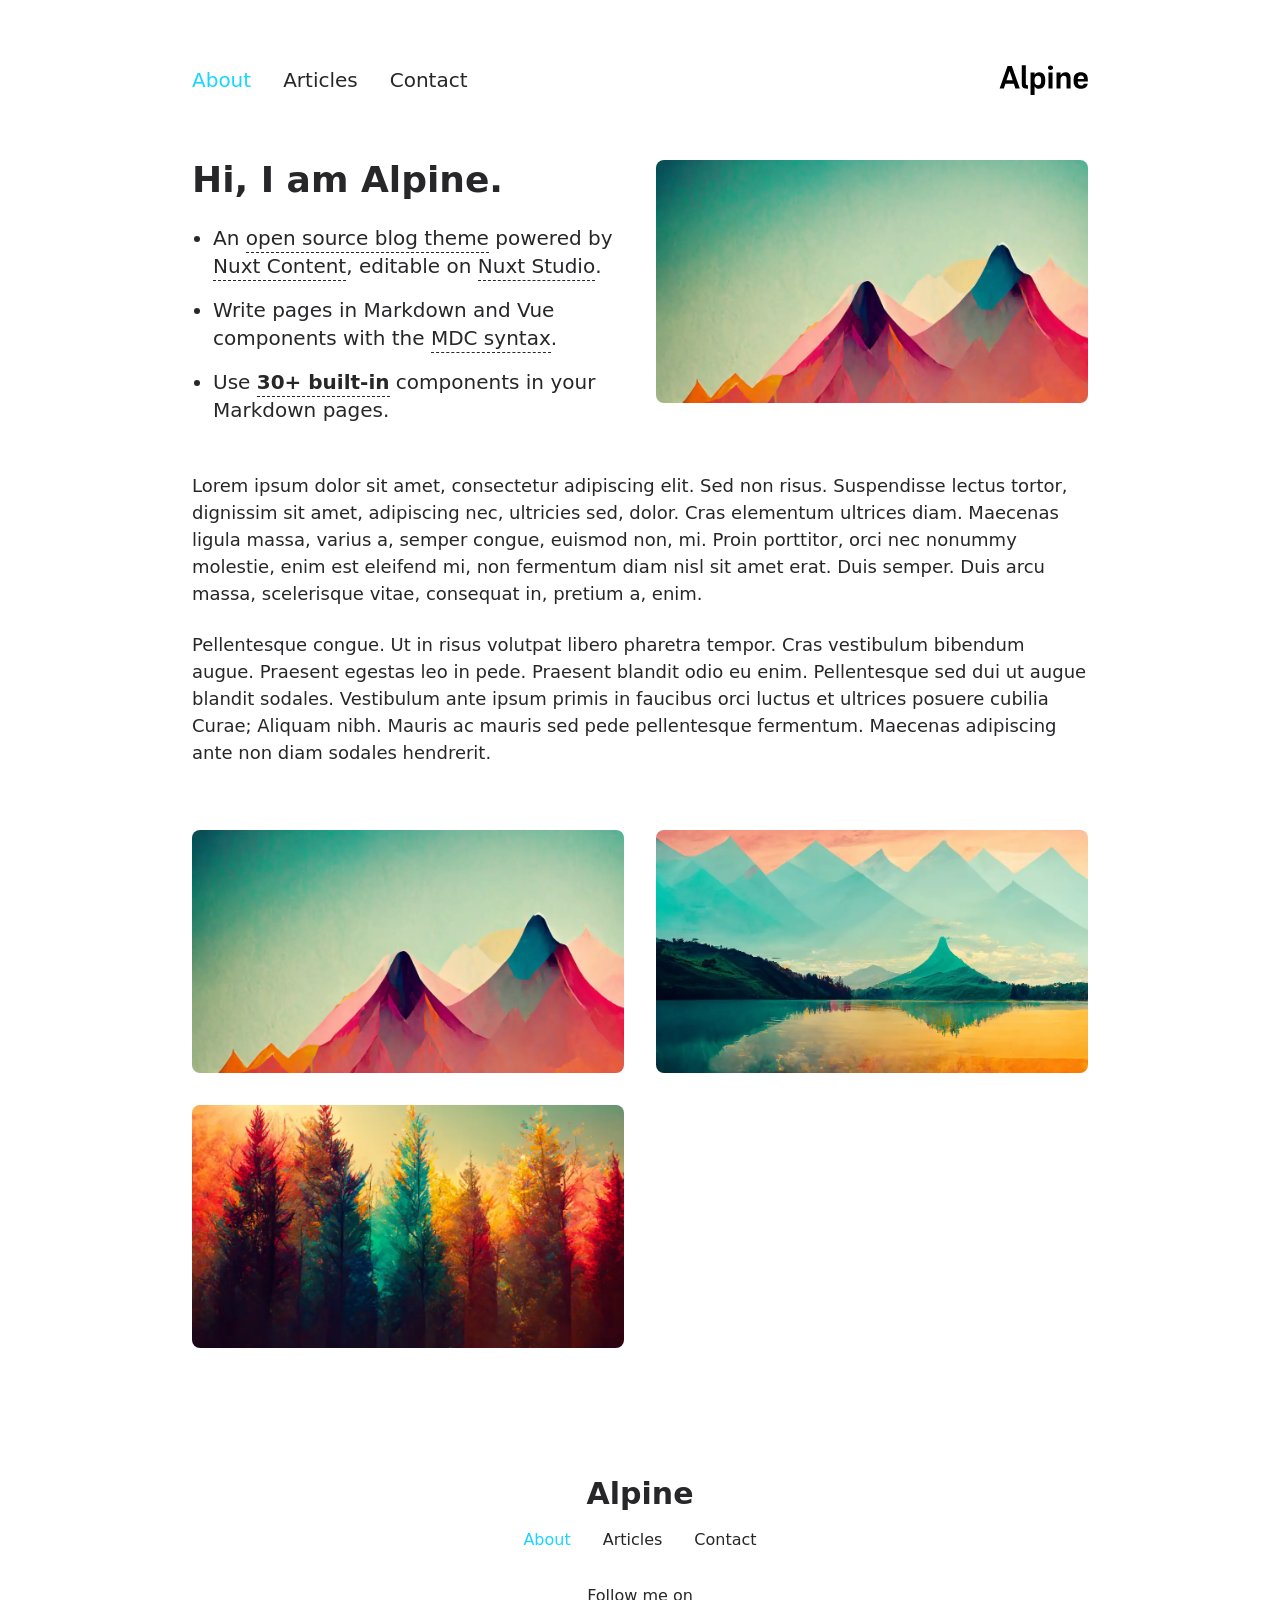
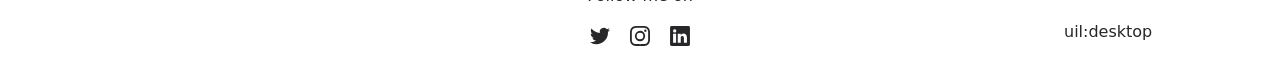
<file: index.html>
<!DOCTYPE html><html lang="en"><head><meta charset="utf-8">
<meta name="viewport" content="width=device-width, initial-scale=1">
<title>Alpine</title>
<meta name="twitter:card" content="summary_large_image">
<meta property="og:image" content="/social-card-preview.png">
<meta property="og:image:width" content="400">
<meta property="og:image:height" content="300">
<meta property="og:image:alt" content="An image showcasing my project.">
<meta property="og:title" content="Alpine">
<meta name="description" content="An open source blog theme powered by Nuxt.">
<meta property="og:description" content="An open source blog theme powered by Nuxt.">
<link rel="preload" as="fetch" crossorigin="anonymous" href="/_payload.json">
<link rel="stylesheet" href="/_nuxt/entry.m_jOQNBU.css">
<link rel="stylesheet" href="/_nuxt/DocumentDrivenNotFound.Tw_yEoud.css">
<link rel="stylesheet" href="/_nuxt/Hero.nLivCj-f.css">
<link rel="stylesheet" href="/_nuxt/ProseUl.PBYp28g5.css">
<link rel="stylesheet" href="/_nuxt/ProseLi.Xu5yubfG.css">
<link rel="stylesheet" href="/_nuxt/ProseA.BTpm-ibL.css">
<link rel="stylesheet" href="/_nuxt/ProseStrong.htOXUJQw.css">
<link rel="stylesheet" href="/_nuxt/ProseP.RSimpUT9.css">
<link rel="stylesheet" href="/_nuxt/Gallery.f9pWtUYY.css">
<link rel="modulepreload" as="script" crossorigin href="/_nuxt/entry.NAH1qKoM.js">
<link rel="modulepreload" as="script" crossorigin href="/_nuxt/NuxtImg.18aCBuiV.js">
<link rel="modulepreload" as="script" crossorigin href="/_nuxt/document-driven.BTmnHua1.js">
<link rel="modulepreload" as="script" crossorigin href="/_nuxt/DocumentDrivenEmpty.ptMvVq5S.js">
<link rel="modulepreload" as="script" crossorigin href="/_nuxt/ContentRenderer.TcPy23Lj.js">
<link rel="modulepreload" as="script" crossorigin href="/_nuxt/ContentRendererMarkdown.vue.dUht9I-4.js">
<link rel="modulepreload" as="script" crossorigin href="/_nuxt/preview.mXpIZkSc.js">
<link rel="modulepreload" as="script" crossorigin href="/_nuxt/DocumentDrivenNotFound.jMCohRNG.js">
<link rel="modulepreload" as="script" crossorigin href="/_nuxt/default.hLQRgDBb.js">
<link rel="modulepreload" as="script" crossorigin href="/_nuxt/ContentRendererMarkdown.XbxiU_ZU.js">
<link rel="modulepreload" as="script" crossorigin href="/_nuxt/Hero.92-RQVkV.js">
<link rel="modulepreload" as="script" crossorigin href="/_nuxt/MDCSlot.PtFG8oMa.js">
<link rel="modulepreload" as="script" crossorigin href="/_nuxt/slot.I2yiOJPp.js">
<link rel="modulepreload" as="script" crossorigin href="/_nuxt/ProseUl.HNHcUUms.js">
<link rel="modulepreload" as="script" crossorigin href="/_nuxt/ProseLi.8p7XGLiG.js">
<link rel="modulepreload" as="script" crossorigin href="/_nuxt/ProseA.p9GJgdSD.js">
<link rel="modulepreload" as="script" crossorigin href="/_nuxt/ProseStrong.E_MoJht9.js">
<link rel="modulepreload" as="script" crossorigin href="/_nuxt/ProseP.v6sKDV83.js">
<link rel="modulepreload" as="script" crossorigin href="/_nuxt/Gallery.mWlHYcbZ.js">
<link rel="prefetch" as="style" href="/_nuxt/article.AOpJSiid.css">
<link rel="prefetch" as="script" crossorigin href="/_nuxt/article.kIPcv6Kb.js">
<link rel="prefetch" as="script" crossorigin href="/_nuxt/date.3uOv5BcS.js">
<link rel="prefetch" as="script" crossorigin href="/_nuxt/page.GRwrLOdW.js">
<link rel="prefetch" as="script" crossorigin href="/_nuxt/client-db.34RD1-0V.js">
<link rel="prefetch" as="script" crossorigin href="/_nuxt/slugify.t9rBGHnI.js">
<link rel="prefetch" as="style" href="/_nuxt/useStudio.tkaIHU1L.css">
<link rel="prefetch" as="script" crossorigin href="/_nuxt/useStudio.O-Pha-8A.js">
<link rel="prefetch" as="script" crossorigin href="/_nuxt/query.GLopt4Tm.js">
<link rel="prefetch" as="style" href="/_nuxt/error-404._LjjY-y0.css">
<link rel="prefetch" as="script" crossorigin href="/_nuxt/error-404.yBKcKZU-.js">
<link rel="prefetch" as="style" href="/_nuxt/error-500.Ke0_YfD7.css">
<link rel="prefetch" as="script" crossorigin href="/_nuxt/error-500.zgaB5Cwd.js">
<script type="module" src="/_nuxt/entry.NAH1qKoM.js" crossorigin></script><style id="pinceau-runtime-hydratable">@media{.phy[--]{--puid:IPZJy8-v;}.pv-OyM5bn{max-width:var(--elements-container-maxWidth);padding-left:var(--elements-container-padding-mobile);padding-right:var(--elements-container-padding-mobile);}@media (min-width: 475px){.pv-OyM5bn{padding-left:var(--elements-container-padding-xs);padding-right:var(--elements-container-padding-xs);}}@media (min-width: 640px){.pv-OyM5bn{padding-left:var(--elements-container-padding-sm);padding-right:var(--elements-container-padding-sm);}}@media (min-width: 768px){.pv-OyM5bn{padding-left:var(--elements-container-padding-md);padding-right:var(--elements-container-padding-md);}}} @media{.phy[--]{--puid:2m2tYL-c;}.pc-2m2tYL[data-v-ff3764c8]{---6-li-cols:2;}} </style><style id="pinceau-theme">@media { :root {--pinceau-mq: initial; --alpine-readableLine: 68ch;--alpine-backdrop-backgroundColor: #f4f4f5b3;--prose-code-inline-padding: 0.2rem 0.375rem 0.2rem 0.375rem;--prose-code-block-backdropFilter: contrast(1);--prose-code-block-border-style: solid;--prose-code-block-border-width: 1px;--prose-tbody-tr-borderBottom-style: dashed;--prose-tbody-tr-borderBottom-width: 1px;--prose-th-textAlign: inherit;--prose-thead-borderBottom-style: solid;--prose-thead-borderBottom-width: 1px;--prose-thead-border-style: solid;--prose-thead-border-width: 0px;--prose-table-textAlign: start;--prose-hr-width: 1px;--prose-hr-style: solid;--prose-li-listStylePosition: outside;--prose-ol-li-markerColor: currentColor;--prose-ol-paddingInlineStart: 21px;--prose-ol-listStyleType: decimal;--prose-ul-li-markerColor: currentColor;--prose-ul-paddingInlineStart: 21px;--prose-ul-listStyleType: disc;--prose-blockquote-border-style: solid;--prose-blockquote-border-width: 4px;--prose-blockquote-quotes: '201C' '201D' '2018' '2019';--prose-blockquote-paddingInlineStart: 24px;--prose-a-code-color-hover: currentColor;--prose-a-code-color-static: currentColor;--prose-a-hasCode-borderBottom: none;--prose-a-border-distance: 2px;--prose-a-border-color-hover: currentColor;--prose-a-border-color-static: currentColor;--prose-a-border-style-hover: solid;--prose-a-border-style-static: dashed;--prose-a-border-width: 1px;--prose-a-color-static: inherit;--prose-a-textDecoration: none;--prose-h6-margin: 3rem 0 2rem;--prose-h5-margin: 3rem 0 2rem;--prose-h4-margin: 3rem 0 2rem;--prose-h3-margin: 3rem 0 2rem;--prose-h2-margin: 3rem 0 2rem;--prose-h1-margin: 0 0 2rem;--prose-p-fontSize: 18px;--typography-lead-loose: 2;--typography-lead-relaxed: 1.625;--typography-lead-normal: 1.5;--typography-lead-snug: 1.375;--typography-lead-tight: 1.25;--typography-lead-none: 1;--typography-lead-10: 2.5rem;--typography-lead-9: 2.25rem;--typography-lead-8: 2rem;--typography-lead-7: 1.75rem;--typography-lead-6: 1.5rem;--typography-lead-5: 1.25rem;--typography-lead-4: 1rem;--typography-lead-3: .75rem;--typography-lead-2: .5rem;--typography-lead-1: .025rem;--typography-fontWeight-black: 900;--typography-fontWeight-extrabold: 800;--typography-fontWeight-bold: 700;--typography-fontWeight-semibold: 600;--typography-fontWeight-medium: 500;--typography-fontWeight-normal: 400;--typography-fontWeight-light: 300;--typography-fontWeight-extralight: 200;--typography-fontWeight-thin: 100;--typography-fontSize-9xl: 128px;--typography-fontSize-8xl: 96px;--typography-fontSize-7xl: 72px;--typography-fontSize-6xl: 60px;--typography-fontSize-5xl: 48px;--typography-fontSize-4xl: 36px;--typography-fontSize-3xl: 30px;--typography-fontSize-2xl: 24px;--typography-fontSize-xl: 20px;--typography-fontSize-lg: 18px;--typography-fontSize-base: 16px;--typography-fontSize-sm: 14px;--typography-fontSize-xs: 12px;--typography-letterSpacing-wide: 0.025em;--typography-letterSpacing-tight: -0.025em;--typography-verticalMargin-base: 24px;--typography-verticalMargin-sm: 16px;--elements-border-secondary-hover: [object Object];--elements-backdrop-background: #fffc;--elements-backdrop-filter: saturate(200%) blur(20px);--elements-container-maxWidth: 64rem;--lead-loose: 2;--lead-relaxed: 1.625;--lead-normal: 1.5;--lead-snug: 1.375;--lead-tight: 1.25;--lead-none: 1;--lead-10: 2.5rem;--lead-9: 2.25rem;--lead-8: 2rem;--lead-7: 1.75rem;--lead-6: 1.5rem;--lead-5: 1.25rem;--lead-4: 1rem;--lead-3: .75rem;--lead-2: .5rem;--lead-1: .025rem;--letterSpacing-widest: 0.1em;--letterSpacing-wider: 0.05em;--letterSpacing-wide: 0.025em;--letterSpacing-normal: 0em;--letterSpacing-tight: -0.025em;--letterSpacing-tighter: -0.05em;--fontSize-9xl: 8rem;--fontSize-8xl: 6rem;--fontSize-7xl: 4.5rem;--fontSize-6xl: 3.75rem;--fontSize-5xl: 3rem;--fontSize-4xl: 2.25rem;--fontSize-3xl: 1.875rem;--fontSize-2xl: 1.5rem;--fontSize-xl: 1.25rem;--fontSize-lg: 1.125rem;--fontSize-base: 1rem;--fontSize-sm: 0.875rem;--fontSize-xs: 0.75rem;--fontWeight-black: 900;--fontWeight-extrabold: 800;--fontWeight-bold: 700;--fontWeight-semibold: 600;--fontWeight-medium: 500;--fontWeight-normal: 400;--fontWeight-light: 300;--fontWeight-extralight: 200;--fontWeight-thin: 100;--font-mono: ui-monospace, SFMono-Regular, Menlo, Monaco, Consolas, Liberation Mono, Courier New, monospace;--font-serif: ui-serif, Georgia, Cambria, Times New Roman, Times, serif;--font-sans: ui-sans-serif, system-ui, -apple-system, BlinkMacSystemFont, Segoe UI, Roboto, Helvetica Neue, Arial, Noto Sans, sans-serif, Apple Color Emoji, Segoe UI Emoji, Segoe UI Symbol, Noto Color Emoji;--opacity-total: 1;--opacity-high: 0.8;--opacity-medium: 0.5;--opacity-soft: 0.3;--opacity-light: 0.15;--opacity-bright: 0.1;--opacity-noOpacity: 0;--borderWidth-lg: 3px;--borderWidth-md: 2px;--borderWidth-sm: 1px;--borderWidth-noBorder: 0;--space-rem-875: 0.875rem;--space-rem-625: 0.625rem;--space-rem-375: 0.375rem;--space-rem-125: 0.125rem;--space-px: 1px;--space-128: 32rem;--space-96: 24rem;--space-80: 20rem;--space-72: 18rem;--space-64: 16rem;--space-60: 15rem;--space-56: 14rem;--space-52: 13rem;--space-48: 12rem;--space-44: 11rem;--space-40: 10rem;--space-36: 9rem;--space-32: 8rem;--space-28: 7rem;--space-24: 6rem;--space-20: 5rem;--space-16: 4rem;--space-14: 3.5rem;--space-12: 3rem;--space-11: 2.75rem;--space-10: 2.5rem;--space-9: 2.25rem;--space-8: 2rem;--space-7: 1.75rem;--space-6: 1.5rem;--space-5: 1.25rem;--space-4: 1rem;--space-3: 0.75rem;--space-2: 0.5rem;--space-1: 0.25rem;--space-0: 0px;--size-full: 100%;--size-7xl: 80rem;--size-6xl: 72rem;--size-5xl: 64rem;--size-4xl: 56rem;--size-3xl: 48rem;--size-2xl: 42rem;--size-xl: 36rem;--size-lg: 32rem;--size-md: 28rem;--size-sm: 24rem;--size-xs: 20rem;--size-200: 200px;--size-104: 104px;--size-80: 80px;--size-64: 64px;--size-56: 56px;--size-48: 48px;--size-40: 40px;--size-32: 32px;--size-24: 24px;--size-20: 20px;--size-16: 16px;--size-12: 12px;--size-8: 8px;--size-6: 6px;--size-4: 4px;--size-2: 2px;--size-0: 0px;--radii-full: 9999px;--radii-3xl: 1.75rem;--radii-2xl: 1.5rem;--radii-xl: 1rem;--radii-lg: 0.75rem;--radii-md: 0.5rem;--radii-sm: 0.375rem;--radii-xs: 0.25rem;--radii-2xs: 0.125rem;--radii-none: 0px;--shadow-none: 0px 0px 0px 0px transparent;--shadow-lg: 0px 10px 15px -3px #000000, 0px 4px 6px -4px #000000;--shadow-md: 0px 4px 6px -1px #000000, 0px 2px 4px -2px #000000;--shadow-sm: 0px 1px 3px 0px #000000, 0px 1px 2px -1px #000000;--shadow-xs: 0px 1px 2px 0px #000000;--height-screen: 100vh;--width-screen: 100vw;--color-primary-900: #002e38;--color-primary-800: #005c70;--color-primary-700: #008aa9;--color-primary-600: #00b9e1;--color-primary-500: #1ad6ff;--color-primary-400: #40ddff;--color-primary-300: #66e4ff;--color-primary-200: #8deaff;--color-primary-100: #b3f1ff;--color-primary-50: #d9f8ff;--color-ruby-900: #380011;--color-ruby-800: #700021;--color-ruby-700: #a90032;--color-ruby-600: #e10043;--color-ruby-500: #ff1a5e;--color-ruby-400: #ff4079;--color-ruby-300: #ff6694;--color-ruby-200: #ff8dae;--color-ruby-100: #ffb3c9;--color-ruby-50: #ffd9e4;--color-pink-900: #380025;--color-pink-800: #70004b;--color-pink-700: #a90070;--color-pink-600: #e10095;--color-pink-500: #ff1ab2;--color-pink-400: #ff40bf;--color-pink-300: #ff66cc;--color-pink-200: #ff8dd8;--color-pink-100: #ffb3e5;--color-pink-50: #ffd9f2;--color-purple-900: #190038;--color-purple-800: #330070;--color-purple-700: #4c00a9;--color-purple-600: #6500e1;--color-purple-500: #811aff;--color-purple-400: #9640ff;--color-purple-300: #ab66ff;--color-purple-200: #c08dff;--color-purple-100: #d5b3ff;--color-purple-50: #ead9ff;--color-royalblue-900: #0b0531;--color-royalblue-800: #160a62;--color-royalblue-700: #211093;--color-royalblue-600: #2c15c4;--color-royalblue-500: #4127e8;--color-royalblue-400: #614bec;--color-royalblue-300: #806ff0;--color-royalblue-200: #a093f3;--color-royalblue-100: #c0b7f7;--color-royalblue-50: #dfdbfb;--color-indigoblue-900: #001238;--color-indigoblue-800: #002370;--color-indigoblue-700: #0035a9;--color-indigoblue-600: #0047e1;--color-indigoblue-500: #1a62ff;--color-indigoblue-400: #407cff;--color-indigoblue-300: #6696ff;--color-indigoblue-200: #8db0ff;--color-indigoblue-100: #b3cbff;--color-indigoblue-50: #d9e5ff;--color-blue-900: #002438;--color-blue-800: #004870;--color-blue-700: #006ca9;--color-blue-600: #0090e1;--color-blue-500: #1aadff;--color-blue-400: #40bbff;--color-blue-300: #66c8ff;--color-blue-200: #8dd6ff;--color-blue-100: #b3e4ff;--color-blue-50: #d9f1ff;--color-lightblue-900: #002e38;--color-lightblue-800: #005c70;--color-lightblue-700: #008aa9;--color-lightblue-600: #00b9e1;--color-lightblue-500: #1ad6ff;--color-lightblue-400: #40ddff;--color-lightblue-300: #66e4ff;--color-lightblue-200: #8deaff;--color-lightblue-100: #b3f1ff;--color-lightblue-50: #d9f8ff;--color-teal-900: #062a28;--color-teal-800: #0b544f;--color-teal-700: #117d77;--color-teal-600: #16a79e;--color-teal-500: #1cd1c6;--color-teal-400: #36e4da;--color-teal-300: #5fe9e1;--color-teal-200: #87efe9;--color-teal-100: #aff4f0;--color-teal-50: #d7faf8;--color-pear-900: #2a2b09;--color-pear-800: #545512;--color-pear-700: #7e801b;--color-pear-600: #a8aa24;--color-pear-500: #d0d32f;--color-pear-400: #d8da52;--color-pear-300: #e0e274;--color-pear-200: #e8e997;--color-pear-100: #eff0ba;--color-pear-50: #f7f8dc;--color-red-900: #380300;--color-red-800: #700700;--color-red-700: #a90a00;--color-red-600: #e10e00;--color-red-500: #ff281a;--color-red-400: #ff4c40;--color-red-300: #ff7066;--color-red-200: #ff948d;--color-red-100: #ffb7b3;--color-red-50: #ffdbd9;--color-orange-900: #381800;--color-orange-800: #702f00;--color-orange-700: #a94700;--color-orange-600: #e15e00;--color-orange-500: #ff7a1a;--color-orange-400: #ff9040;--color-orange-300: #ffa666;--color-orange-200: #ffbd8d;--color-orange-100: #ffd3b3;--color-orange-50: #ffe9d9;--color-yellow-900: #362b03;--color-yellow-800: #6d5605;--color-yellow-700: #a38108;--color-yellow-600: #daac0a;--color-yellow-500: #f5c828;--color-yellow-400: #f7d14c;--color-yellow-300: #f8da70;--color-yellow-200: #fae393;--color-yellow-100: #fcedb7;--color-yellow-50: #fdf6db;--color-green-900: #003f25;--color-green-800: #005e38;--color-green-700: #007e4a;--color-green-600: #009d5d;--color-green-500: #00bd6f;--color-green-400: #00dc82;--color-green-300: #30ffaa;--color-green-200: #83ffcc;--color-green-100: #acffdd;--color-green-50: #d6ffee;--color-gray-900: #18181B;--color-gray-800: #27272A;--color-gray-700: #3f3f46;--color-gray-600: #52525B;--color-gray-500: #71717A;--color-gray-400: #a1a1aa;--color-gray-300: #D4d4d8;--color-gray-200: #e4e4e7;--color-gray-100: #f4f4f5;--color-gray-50: #fafafa;--color-black: #0c0c0d;--color-white: #FFFFFF;--media-portrait: only screen and (orientation: portrait);--media-landscape: only screen and (orientation: landscape);--media-rm: (prefers-reduced-motion: reduce);--media-2xl: (min-width: 1536px);--media-xl: (min-width: 1280px);--media-lg: (min-width: 1024px);--media-md: (min-width: 768px);--media-sm: (min-width: 640px);--media-xs: (min-width: 475px);--alpine-body-color: var(--color-gray-800);--alpine-body-backgroundColor: var(--color-white);--prose-code-inline-fontWeight: var(--typography-fontWeight-normal);--prose-code-inline-fontSize: var(--typography-fontSize-sm);--prose-code-inline-borderRadius: var(--radii-xs);--prose-code-block-pre-padding: var(--typography-verticalMargin-sm);--prose-code-block-margin: var(--typography-verticalMargin-base) 0;--prose-code-block-fontSize: var(--typography-fontSize-sm);--prose-tbody-code-inline-fontSize: var(--typography-fontSize-sm);--prose-tbody-td-padding: var(--typography-verticalMargin-sm);--prose-th-fontWeight: var(--typography-fontWeight-semibold);--prose-th-padding: 0 var(--typography-verticalMargin-sm) var(--typography-verticalMargin-sm) var(--typography-verticalMargin-sm);--prose-table-lineHeight: var(--typography-lead-6);--prose-table-fontSize: var(--typography-fontSize-sm);--prose-table-margin: var(--typography-verticalMargin-base) 0;--prose-hr-margin: var(--typography-verticalMargin-base) 0;--prose-li-margin: var(--typography-verticalMargin-sm) 0;--prose-ol-margin: var(--typography-verticalMargin-base) 0;--prose-ul-margin: var(--typography-verticalMargin-base) 0;--prose-blockquote-margin: var(--typography-verticalMargin-base) 0;--prose-a-code-border-style: var(--prose-a-border-style-static);--prose-a-code-border-width: var(--prose-a-border-width);--prose-a-fontWeight: var(--typography-fontWeight-medium);--prose-img-margin: var(--typography-verticalMargin-base) 0;--prose-strong-fontWeight: var(--typography-fontWeight-semibold);--prose-h6-iconSize: var(--typography-fontSize-base);--prose-h6-fontWeight: var(--typography-fontWeight-semibold);--prose-h6-lineHeight: var(--typography-lead-normal);--prose-h6-fontSize: var(--typography-fontSize-lg);--prose-h5-iconSize: var(--typography-fontSize-lg);--prose-h5-fontWeight: var(--typography-fontWeight-semibold);--prose-h5-lineHeight: var(--typography-lead-snug);--prose-h5-fontSize: var(--typography-fontSize-xl);--prose-h4-iconSize: var(--typography-fontSize-lg);--prose-h4-letterSpacing: var(--typography-letterSpacing-tight);--prose-h4-fontWeight: var(--typography-fontWeight-semibold);--prose-h4-lineHeight: var(--typography-lead-snug);--prose-h4-fontSize: var(--typography-fontSize-2xl);--prose-h3-iconSize: var(--typography-fontSize-xl);--prose-h3-letterSpacing: var(--typography-letterSpacing-tight);--prose-h3-fontWeight: var(--typography-fontWeight-semibold);--prose-h3-lineHeight: var(--typography-lead-snug);--prose-h3-fontSize: var(--typography-fontSize-3xl);--prose-h2-iconSize: var(--typography-fontSize-2xl);--prose-h2-letterSpacing: var(--typography-letterSpacing-tight);--prose-h2-fontWeight: var(--typography-fontWeight-semibold);--prose-h2-lineHeight: var(--typography-lead-tight);--prose-h2-fontSize: var(--typography-fontSize-4xl);--prose-h1-iconSize: var(--typography-fontSize-3xl);--prose-h1-letterSpacing: var(--typography-letterSpacing-tight);--prose-h1-fontWeight: var(--typography-fontWeight-bold);--prose-h1-lineHeight: var(--typography-lead-tight);--prose-h1-fontSize: var(--typography-fontSize-5xl);--prose-p-br-margin: var(--typography-verticalMargin-base) 0 0 0;--prose-p-margin: var(--typography-verticalMargin-base) 0;--prose-p-lineHeight: var(--typography-lead-normal);--typography-color-primary-900: var(--color-primary-900);--typography-color-primary-800: var(--color-primary-800);--typography-color-primary-700: var(--color-primary-700);--typography-color-primary-600: var(--color-primary-600);--typography-color-primary-500: var(--color-primary-500);--typography-color-primary-400: var(--color-primary-400);--typography-color-primary-300: var(--color-primary-300);--typography-color-primary-200: var(--color-primary-200);--typography-color-primary-100: var(--color-primary-100);--typography-color-primary-50: var(--color-primary-50);--typography-font-code: var(--font-mono);--typography-font-body: var(--font-sans);--typography-font-display: var(--font-sans);--typography-body-backgroundColor: var(--color-white);--typography-body-color: var(--color-black);--elements-state-danger-borderColor-secondary: var(--color-red-200);--elements-state-danger-borderColor-primary: var(--color-red-100);--elements-state-danger-backgroundColor-secondary: var(--color-red-100);--elements-state-danger-backgroundColor-primary: var(--color-red-50);--elements-state-danger-color-secondary: var(--color-red-600);--elements-state-danger-color-primary: var(--color-red-500);--elements-state-warning-borderColor-secondary: var(--color-yellow-200);--elements-state-warning-borderColor-primary: var(--color-yellow-100);--elements-state-warning-backgroundColor-secondary: var(--color-yellow-100);--elements-state-warning-backgroundColor-primary: var(--color-yellow-50);--elements-state-warning-color-secondary: var(--color-yellow-700);--elements-state-warning-color-primary: var(--color-yellow-600);--elements-state-success-borderColor-secondary: var(--color-green-200);--elements-state-success-borderColor-primary: var(--color-green-100);--elements-state-success-backgroundColor-secondary: var(--color-green-100);--elements-state-success-backgroundColor-primary: var(--color-green-50);--elements-state-success-color-secondary: var(--color-green-600);--elements-state-success-color-primary: var(--color-green-500);--elements-state-info-borderColor-secondary: var(--color-blue-200);--elements-state-info-borderColor-primary: var(--color-blue-100);--elements-state-info-backgroundColor-secondary: var(--color-blue-100);--elements-state-info-backgroundColor-primary: var(--color-blue-50);--elements-state-info-color-secondary: var(--color-blue-600);--elements-state-info-color-primary: var(--color-blue-500);--elements-state-primary-borderColor-secondary: var(--color-primary-200);--elements-state-primary-borderColor-primary: var(--color-primary-100);--elements-state-primary-backgroundColor-secondary: var(--color-primary-100);--elements-state-primary-backgroundColor-primary: var(--color-primary-50);--elements-state-primary-color-secondary: var(--color-primary-700);--elements-state-primary-color-primary: var(--color-primary-600);--elements-surface-secondary-backgroundColor: var(--color-gray-200);--elements-surface-primary-backgroundColor: var(--color-gray-100);--elements-surface-background-base: var(--color-gray-100);--elements-border-secondary-static: var(--color-gray-200);--elements-border-primary-hover: var(--color-gray-200);--elements-border-primary-static: var(--color-gray-100);--elements-container-padding-md: var(--space-16);--elements-container-padding-sm: var(--space-12);--elements-container-padding-xs: var(--space-8);--elements-container-padding-mobile: var(--space-6);--elements-text-secondary-color-hover: var(--color-gray-700);--elements-text-secondary-color-static: var(--color-gray-500);--elements-text-primary-color-static: var(--color-gray-900);--text-6xl-lineHeight: var(--lead-none);--text-6xl-fontSize: var(--fontSize-6xl);--text-5xl-lineHeight: var(--lead-none);--text-5xl-fontSize: var(--fontSize-5xl);--text-4xl-lineHeight: var(--lead-10);--text-4xl-fontSize: var(--fontSize-4xl);--text-3xl-lineHeight: var(--lead-9);--text-3xl-fontSize: var(--fontSize-3xl);--text-2xl-lineHeight: var(--lead-8);--text-2xl-fontSize: var(--fontSize-2xl);--text-xl-lineHeight: var(--lead-7);--text-xl-fontSize: var(--fontSize-xl);--text-lg-lineHeight: var(--lead-7);--text-lg-fontSize: var(--fontSize-lg);--text-base-lineHeight: var(--lead-6);--text-base-fontSize: var(--fontSize-base);--text-sm-lineHeight: var(--lead-5);--text-sm-fontSize: var(--fontSize-sm);--text-xs-lineHeight: var(--lead-4);--text-xs-fontSize: var(--fontSize-xs);--shadow-2xl: 0px 25px 50px -12px var(--color-gray-900);--shadow-xl: 0px 20px 25px -5px var(--color-gray-400), 0px 8px 10px -6px #000000;--color-secondary-900: var(--color-gray-900);--color-secondary-800: var(--color-gray-800);--color-secondary-700: var(--color-gray-700);--color-secondary-600: var(--color-gray-600);--color-secondary-500: var(--color-gray-500);--color-secondary-400: var(--color-gray-400);--color-secondary-300: var(--color-gray-300);--color-secondary-200: var(--color-gray-200);--color-secondary-100: var(--color-gray-100);--color-secondary-50: var(--color-gray-50);--prose-a-code-background-hover: var(--typography-color-primary-50);--prose-a-code-border-color-hover: var(--typography-color-primary-500);--prose-a-color-hover: var(--typography-color-primary-500);--typography-color-secondary-900: var(--color-secondary-900);--typography-color-secondary-800: var(--color-secondary-800);--typography-color-secondary-700: var(--color-secondary-700);--typography-color-secondary-600: var(--color-secondary-600);--typography-color-secondary-500: var(--color-secondary-500);--typography-color-secondary-400: var(--color-secondary-400);--typography-color-secondary-300: var(--color-secondary-300);--typography-color-secondary-200: var(--color-secondary-200);--typography-color-secondary-100: var(--color-secondary-100);--typography-color-secondary-50: var(--color-secondary-50);--prose-code-inline-backgroundColor: var(--typography-color-secondary-100);--prose-code-inline-color: var(--typography-color-secondary-700);--prose-code-block-backgroundColor: var(--typography-color-secondary-100);--prose-code-block-color: var(--typography-color-secondary-700);--prose-code-block-border-color: var(--typography-color-secondary-200);--prose-tbody-tr-borderBottom-color: var(--typography-color-secondary-200);--prose-th-color: var(--typography-color-secondary-600);--prose-thead-borderBottom-color: var(--typography-color-secondary-200);--prose-thead-border-color: var(--typography-color-secondary-300);--prose-hr-color: var(--typography-color-secondary-200);--prose-blockquote-border-color: var(--typography-color-secondary-200);--prose-blockquote-color: var(--typography-color-secondary-500);--prose-a-code-border-color-static: var(--typography-color-secondary-400); } }@media { :root.dark {--pinceau-mq: dark; --alpine-backdrop-backgroundColor: #18181bb3;--prose-code-block-backdropFilter: contrast(1);--prose-ol-li-markerColor: currentColor;--prose-ul-li-markerColor: currentColor;--prose-a-code-color-hover: currentColor;--prose-a-code-color-static: currentColor;--prose-a-border-color-hover: currentColor;--prose-a-border-color-static: currentColor;--prose-a-color-static: inherit;--elements-backdrop-background: #0c0d0ccc;--alpine-body-color: var(--color-gray-200);--alpine-body-backgroundColor: var(--color-black);--typography-body-backgroundColor: var(--color-black);--typography-body-color: var(--color-white);--elements-state-danger-borderColor-secondary: var(--color-red-700);--elements-state-danger-borderColor-primary: var(--color-red-800);--elements-state-danger-backgroundColor-secondary: var(--color-red-800);--elements-state-danger-backgroundColor-primary: var(--color-red-900);--elements-state-danger-color-secondary: var(--color-red-200);--elements-state-danger-color-primary: var(--color-red-300);--elements-state-warning-borderColor-secondary: var(--color-yellow-700);--elements-state-warning-borderColor-primary: var(--color-yellow-800);--elements-state-warning-backgroundColor-secondary: var(--color-yellow-800);--elements-state-warning-backgroundColor-primary: var(--color-yellow-900);--elements-state-warning-color-secondary: var(--color-yellow-200);--elements-state-warning-color-primary: var(--color-yellow-400);--elements-state-success-borderColor-secondary: var(--color-green-700);--elements-state-success-borderColor-primary: var(--color-green-800);--elements-state-success-backgroundColor-secondary: var(--color-green-800);--elements-state-success-backgroundColor-primary: var(--color-green-900);--elements-state-success-color-secondary: var(--color-green-200);--elements-state-success-color-primary: var(--color-green-400);--elements-state-info-borderColor-secondary: var(--color-blue-700);--elements-state-info-borderColor-primary: var(--color-blue-800);--elements-state-info-backgroundColor-secondary: var(--color-blue-800);--elements-state-info-backgroundColor-primary: var(--color-blue-900);--elements-state-info-color-secondary: var(--color-blue-200);--elements-state-info-color-primary: var(--color-blue-400);--elements-state-primary-borderColor-secondary: var(--color-primary-700);--elements-state-primary-borderColor-primary: var(--color-primary-800);--elements-state-primary-backgroundColor-secondary: var(--color-primary-800);--elements-state-primary-backgroundColor-primary: var(--color-primary-900);--elements-state-primary-color-secondary: var(--color-primary-200);--elements-state-primary-color-primary: var(--color-primary-400);--elements-surface-secondary-backgroundColor: var(--color-gray-800);--elements-surface-primary-backgroundColor: var(--color-gray-900);--elements-surface-background-base: var(--color-gray-900);--elements-border-secondary-static: var(--color-gray-800);--elements-border-primary-hover: var(--color-gray-800);--elements-border-primary-static: var(--color-gray-900);--elements-text-secondary-color-hover: var(--color-gray-200);--elements-text-secondary-color-static: var(--color-gray-400);--elements-text-primary-color-static: var(--color-gray-50);--prose-a-code-background-hover: var(--typography-color-primary-900);--prose-a-code-border-color-hover: var(--typography-color-primary-600);--prose-a-color-hover: var(--typography-color-primary-400);--prose-code-inline-backgroundColor: var(--typography-color-secondary-800);--prose-code-inline-color: var(--typography-color-secondary-200);--prose-code-block-backgroundColor: var(--typography-color-secondary-900);--prose-code-block-color: var(--typography-color-secondary-200);--prose-code-block-border-color: var(--typography-color-secondary-800);--prose-tbody-tr-borderBottom-color: var(--typography-color-secondary-800);--prose-th-color: var(--typography-color-secondary-400);--prose-thead-borderBottom-color: var(--typography-color-secondary-800);--prose-thead-border-color: var(--typography-color-secondary-600);--prose-hr-color: var(--typography-color-secondary-800);--prose-blockquote-border-color: var(--typography-color-secondary-700);--prose-blockquote-color: var(--typography-color-secondary-400);--prose-a-code-border-color-static: var(--typography-color-secondary-600); } }</style><script>"use strict";(()=>{const a=window,e=document.documentElement,m=["dark","light"],c=window&&window.localStorage&&window.localStorage.getItem&&window.localStorage.getItem("nuxt-color-mode")||"system";let n=c==="system"?d():c;const l=e.getAttribute("data-color-mode-forced");l&&(n=l),i(n),a["__NUXT_COLOR_MODE__"]={preference:c,value:n,getColorScheme:d,addColorScheme:i,removeColorScheme:f};function i(o){const t=""+o+"",s="";e.classList?e.classList.add(t):e.className+=" "+t,s&&e.setAttribute("data-"+s,o)}function f(o){const t=""+o+"",s="";e.classList?e.classList.remove(t):e.className=e.className.replace(new RegExp(t,"g"),""),s&&e.removeAttribute("data-"+s)}function r(o){return a.matchMedia("(prefers-color-scheme"+o+")")}function d(){if(a.matchMedia&&r("").media!=="not all"){for(const o of m)if(r(":"+o).matches)return o}return"light"}})();
</script></head><body><div id="__nuxt"><div class="container pv-OyM5bn pc-IPZJy8 app-layout" data-v-6fcf6b27 data-v-dee2dd78><!--[--><div class="nuxt-progress" style="width:0%;height:3px;opacity:0;background-size:Infinity% auto;" data-v-6fcf6b27></div><header class="right" data-v-6fcf6b27 data-v-68f7fa86><div class="menu" data-v-68f7fa86><button aria-label="Navigation Menu" data-v-68f7fa86><svg width="24" height="24" viewBox="0 0 68 68" fill="currentColor" xmlns="http://www.w3.org/2000/svg" data-v-68f7fa86><path d="M8 34C8 32.1362 8 31.2044 8.30448 30.4693C8.71046 29.4892 9.48915 28.7105 10.4693 28.3045C11.2044 28 12.1362 28 14 28C15.8638 28 16.7956 28 17.5307 28.3045C18.5108 28.7105 19.2895 29.4892 19.6955 30.4693C20 31.2044 20 32.1362 20 34C20 35.8638 20 36.7956 19.6955 37.5307C19.2895 38.5108 18.5108 39.2895 17.5307 39.6955C16.7956 40 15.8638 40 14 40C12.1362 40 11.2044 40 10.4693 39.6955C9.48915 39.2895 8.71046 38.5108 8.30448 37.5307C8 36.7956 8 35.8638 8 34Z" data-v-68f7fa86></path><path d="M28 34C28 32.1362 28 31.2044 28.3045 30.4693C28.7105 29.4892 29.4892 28.7105 30.4693 28.3045C31.2044 28 32.1362 28 34 28C35.8638 28 36.7956 28 37.5307 28.3045C38.5108 28.7105 39.2895 29.4892 39.6955 30.4693C40 31.2044 40 32.1362 40 34C40 35.8638 40 36.7956 39.6955 37.5307C39.2895 38.5108 38.5108 39.2895 37.5307 39.6955C36.7956 40 35.8638 40 34 40C32.1362 40 31.2044 40 30.4693 39.6955C29.4892 39.2895 28.7105 38.5108 28.3045 37.5307C28 36.7956 28 35.8638 28 34Z" data-v-68f7fa86></path><path d="M48 34C48 32.1362 48 31.2044 48.3045 30.4693C48.7105 29.4892 49.4892 28.7105 50.4693 28.3045C51.2044 28 52.1362 28 54 28C55.8638 28 56.7956 28 57.5307 28.3045C58.5108 28.7105 59.2895 29.4892 59.6955 30.4693C60 31.2044 60 32.1362 60 34C60 35.8638 60 36.7956 59.6955 37.5307C59.2895 38.5108 58.5108 39.2895 57.5307 39.6955C56.7956 40 55.8638 40 54 40C52.1362 40 51.2044 40 50.4693 39.6955C49.4892 39.2895 48.7105 38.5108 48.3045 37.5307C48 36.7956 48 35.8638 48 34Z" data-v-68f7fa86></path></svg></button></div><div class="overlay" data-v-68f7fa86><nav data-v-68f7fa86 data-v-9c0426b1><ul data-v-9c0426b1><!--[--><li data-v-9c0426b1><a aria-current="page" href="/" class="router-link-active router-link-exact-active" data-v-9c0426b1><span class="underline-fx" data-v-9c0426b1></span> About</a></li><li data-v-9c0426b1><a href="/articles" class="" data-v-9c0426b1><span class="underline-fx" data-v-9c0426b1></span> Articles</a></li><li data-v-9c0426b1><a href="/contact" class="" data-v-9c0426b1><span class="underline-fx" data-v-9c0426b1></span> Contact</a></li><!--]--></ul></nav></div><div class="logo" data-v-68f7fa86><a aria-current="page" href="/" class="router-link-active router-link-exact-active" data-v-68f7fa86><img src="/logo-dark.svg" class="dark-img" alt="alpine" width="89" height="31" data-v-68f7fa86><img src="/logo.svg" class="light-img" alt="alpine" width="89" height="31" data-v-68f7fa86></a></div><div class="main-nav" data-v-68f7fa86><nav data-v-68f7fa86 data-v-9c0426b1><ul data-v-9c0426b1><!--[--><li data-v-9c0426b1><a aria-current="page" href="/" class="router-link-active router-link-exact-active" data-v-9c0426b1><span class="underline-fx" data-v-9c0426b1></span> About</a></li><li data-v-9c0426b1><a href="/articles" class="" data-v-9c0426b1><span class="underline-fx" data-v-9c0426b1></span> Articles</a></li><li data-v-9c0426b1><a href="/contact" class="" data-v-9c0426b1><span class="underline-fx" data-v-9c0426b1></span> Contact</a></li><!--]--></ul></nav></div></header><!--[--><div class="document-driven-page"><main><!--[--><div><section class="hero" data-v-6aeed1c8><div class="layout" data-v-6aeed1c8><div class="content" data-v-6aeed1c8><div class="title" data-v-6aeed1c8><!--[-->Hi, I am Alpine.<!--]--></div><div class="description" data-v-6aeed1c8><!--[--><ul data-v-e391b067><!--[--><li data-v-ef7351dc><!--[-->An <a href="https://github.com/nuxt-themes/alpine" rel="nofollow" data-v-19b8c5c7><!--[-->open source blog theme<!--]--></a> powered by <a href="https://content.nuxtjs.org" rel="nofollow" data-v-19b8c5c7><!--[-->Nuxt Content<!--]--></a>, editable on <a href="https://nuxt.studio" rel="nofollow" data-v-19b8c5c7><!--[-->Nuxt Studio<!--]--></a>.<!--]--></li><li data-v-ef7351dc><!--[-->Write pages in Markdown and Vue components with the <a href="https://content.nuxtjs.org/guide/writing/mdc" rel="nofollow" data-v-19b8c5c7><!--[-->MDC syntax<!--]--></a>.<!--]--></li><li data-v-ef7351dc><!--[-->Use <a href="https://elements.nuxt.space" rel="nofollow" data-v-19b8c5c7><!--[--><strong data-v-ff77c1e8><!--[-->30+ built-in<!--]--></strong><!--]--></a> components in your Markdown pages.<!--]--></li><!--]--></ul><!--]--></div></div><img src="/alpine-0.webp" class="right" alt="Hero Image" width="16" height="9" data-v-6aeed1c8></div></section><p data-v-eee7d4d2><!--[-->Lorem ipsum dolor sit amet, consectetur adipiscing elit. Sed non risus. Suspendisse lectus tortor, dignissim sit amet, adipiscing nec, ultricies sed, dolor. Cras elementum ultrices diam. Maecenas ligula massa, varius a, semper congue, euismod non, mi. Proin porttitor, orci nec nonummy molestie, enim est eleifend mi, non fermentum diam nisl sit amet erat. Duis semper. Duis arcu massa, scelerisque vitae, consequat in, pretium a, enim.<!--]--></p><p data-v-eee7d4d2><!--[-->Pellentesque congue. Ut in risus volutpat libero pharetra tempor. Cras vestibulum bibendum augue. Praesent egestas leo in pede. Praesent blandit odio eu enim. Pellentesque sed dui ut augue blandit sodales. Vestibulum ante ipsum primis in faucibus orci luctus et ultrices posuere cubilia Curae; Aliquam nibh. Mauris ac mauris sed pede pellentesque fermentum. Maecenas adipiscing ante non diam sodales hendrerit.<!--]--></p><section class="gallery pc-2m2tYL" data-v-ff3764c8><div class="layout" data-v-ff3764c8><!--[--><img src="/alpine-0.webp" width="16" height="9" data-v-ff3764c8><img src="/alpine-1.webp" width="16" height="9" data-v-ff3764c8><img src="/alpine-2.webp" width="16" height="9" data-v-ff3764c8><!--]--></div></section></div><!--]--></main></div><!--]--><footer class="center" data-v-6fcf6b27 data-v-3b120032><a href="https://www.github.com/nuxt-themes/alpine" rel="noopener noreferrer" class="credits" data-v-3b120032>Alpine</a><div class="navigation" data-v-3b120032><nav data-v-3b120032 data-v-9c0426b1><ul data-v-9c0426b1><!--[--><li data-v-9c0426b1><a aria-current="page" href="/" class="router-link-active router-link-exact-active" data-v-9c0426b1><span class="underline-fx" data-v-9c0426b1></span> About</a></li><li data-v-9c0426b1><a href="/articles" class="" data-v-9c0426b1><span class="underline-fx" data-v-9c0426b1></span> Articles</a></li><li data-v-9c0426b1><a href="/contact" class="" data-v-9c0426b1><span class="underline-fx" data-v-9c0426b1></span> Contact</a></li><!--]--></ul></nav></div><p class="message" data-v-3b120032>Follow me on</p><div class="icons" data-v-3b120032><div class="social" data-v-3b120032><!--[--><a href="https://twitter.com/nuxtlabs" rel="noopener noreferrer" target="_blank" title="nuxtlabs" aria-label="nuxtlabs" data-v-a5e5251d><svg xmlns="http://www.w3.org/2000/svg" xmlns:xlink="http://www.w3.org/1999/xlink" aria-hidden="true" role="img" class="icon" data-v-a5e5251d style="" width="1em" height="1em" viewBox="0 0 24 24" data-v-2de1f9e6><path fill="currentColor" d="M22 5.8a8.49 8.49 0 0 1-2.36.64a4.13 4.13 0 0 0 1.81-2.27a8.21 8.21 0 0 1-2.61 1a4.1 4.1 0 0 0-7 3.74a11.64 11.64 0 0 1-8.45-4.29a4.16 4.16 0 0 0-.55 2.07a4.09 4.09 0 0 0 1.82 3.41a4.05 4.05 0 0 1-1.86-.51v.05a4.1 4.1 0 0 0 3.3 4a3.93 3.93 0 0 1-1.1.17a4.9 4.9 0 0 1-.77-.07a4.11 4.11 0 0 0 3.83 2.84A8.22 8.22 0 0 1 3 18.34a7.93 7.93 0 0 1-1-.06a11.57 11.57 0 0 0 6.29 1.85A11.59 11.59 0 0 0 20 8.45v-.53a8.43 8.43 0 0 0 2-2.12"/></svg></a><a href="https://instagram.com/atinuxt" rel="noopener noreferrer" target="_blank" title="atinuxt" aria-label="atinuxt" data-v-a5e5251d><svg xmlns="http://www.w3.org/2000/svg" xmlns:xlink="http://www.w3.org/1999/xlink" aria-hidden="true" role="img" class="icon" data-v-a5e5251d style="" width="1em" height="1em" viewBox="0 0 24 24" data-v-2de1f9e6><path fill="currentColor" d="M17.34 5.46a1.2 1.2 0 1 0 1.2 1.2a1.2 1.2 0 0 0-1.2-1.2m4.6 2.42a7.59 7.59 0 0 0-.46-2.43a4.94 4.94 0 0 0-1.16-1.77a4.7 4.7 0 0 0-1.77-1.15a7.3 7.3 0 0 0-2.43-.47C15.06 2 14.72 2 12 2s-3.06 0-4.12.06a7.3 7.3 0 0 0-2.43.47a4.78 4.78 0 0 0-1.77 1.15a4.7 4.7 0 0 0-1.15 1.77a7.3 7.3 0 0 0-.47 2.43C2 8.94 2 9.28 2 12s0 3.06.06 4.12a7.3 7.3 0 0 0 .47 2.43a4.7 4.7 0 0 0 1.15 1.77a4.78 4.78 0 0 0 1.77 1.15a7.3 7.3 0 0 0 2.43.47C8.94 22 9.28 22 12 22s3.06 0 4.12-.06a7.3 7.3 0 0 0 2.43-.47a4.7 4.7 0 0 0 1.77-1.15a4.85 4.85 0 0 0 1.16-1.77a7.59 7.59 0 0 0 .46-2.43c0-1.06.06-1.4.06-4.12s0-3.06-.06-4.12M20.14 16a5.61 5.61 0 0 1-.34 1.86a3.06 3.06 0 0 1-.75 1.15a3.19 3.19 0 0 1-1.15.75a5.61 5.61 0 0 1-1.86.34c-1 .05-1.37.06-4 .06s-3 0-4-.06a5.73 5.73 0 0 1-1.94-.3a3.27 3.27 0 0 1-1.1-.75a3 3 0 0 1-.74-1.15a5.54 5.54 0 0 1-.4-1.9c0-1-.06-1.37-.06-4s0-3 .06-4a5.54 5.54 0 0 1 .35-1.9A3 3 0 0 1 5 5a3.14 3.14 0 0 1 1.1-.8A5.73 5.73 0 0 1 8 3.86c1 0 1.37-.06 4-.06s3 0 4 .06a5.61 5.61 0 0 1 1.86.34a3.06 3.06 0 0 1 1.19.8a3.06 3.06 0 0 1 .75 1.1a5.61 5.61 0 0 1 .34 1.9c.05 1 .06 1.37.06 4s-.01 3-.06 4M12 6.87A5.13 5.13 0 1 0 17.14 12A5.12 5.12 0 0 0 12 6.87m0 8.46A3.33 3.33 0 1 1 15.33 12A3.33 3.33 0 0 1 12 15.33"/></svg></a><a href="https://www.linkedin.com/company/nuxtlabs" rel="noopener noreferrer" target="_blank" title="LinkedIn" aria-label="LinkedIn" data-v-a5e5251d><svg xmlns="http://www.w3.org/2000/svg" xmlns:xlink="http://www.w3.org/1999/xlink" aria-hidden="true" role="img" class="icon" data-v-a5e5251d style="" width="1em" height="1em" viewBox="0 0 24 24" data-v-2de1f9e6><path fill="currentColor" d="M20.47 2H3.53a1.45 1.45 0 0 0-1.47 1.43v17.14A1.45 1.45 0 0 0 3.53 22h16.94a1.45 1.45 0 0 0 1.47-1.43V3.43A1.45 1.45 0 0 0 20.47 2M8.09 18.74h-3v-9h3ZM6.59 8.48a1.56 1.56 0 1 1 0-3.12a1.57 1.57 0 1 1 0 3.12m12.32 10.26h-3v-4.83c0-1.21-.43-2-1.52-2A1.65 1.65 0 0 0 12.85 13a2 2 0 0 0-.1.73v5h-3v-9h3V11a3 3 0 0 1 2.71-1.5c2 0 3.45 1.29 3.45 4.06Z"/></svg></a><!--]--></div><div class="color-mode-switch" data-v-3b120032><button aria-label="Color Mode" data-v-3b120032 data-v-ba6240b2><span data-v-ba6240b2></span></button></div></div></footer><!--]--></div></div><script type="application/json" id="__NUXT_DATA__" data-ssr="true" data-src="/_payload.json">[{"state":1,"once":176,"_errors":178,"serverRendered":146,"path":7,"prerenderedAt":180},["Reactive",2],{"$sdd-pages":3,"$sdd-surrounds":131,"$sdd-globals":142,"$scolor-mode":144,"$sdd-navigation":147,"$sicons":167},["ShallowRef",4],["ShallowReactive",5],{"/":6},{"_path":7,"_dir":8,"_draft":9,"_partial":9,"_locale":8,"title":10,"description":11,"layout":12,"head":13,"body":15,"_type":126,"_id":127,"_source":128,"_file":129,"_extension":130},"/","",false,"About","An open source blog theme powered by Nuxt.","default",{"title":14},"Alpine",{"type":16,"children":17,"toc":123},"root",[18,108,113,118],{"type":19,"tag":20,"props":21,"children":23},"element","hero",{"image":22},"/alpine-0.webp",[24,35],{"type":19,"tag":25,"props":26,"children":27},"template",{"v-slot:title":8},[28],{"type":19,"tag":29,"props":30,"children":31},"p",{},[32],{"type":33,"value":34},"text","Hi, I am Alpine.",{"type":19,"tag":25,"props":36,"children":37},{"v-slot:description":8},[38],{"type":19,"tag":39,"props":40,"children":41},"ul",{},[42,77,90],{"type":19,"tag":43,"props":44,"children":45},"li",{},[46,48,57,59,66,68,75],{"type":33,"value":47},"An ",{"type":19,"tag":49,"props":50,"children":54},"a",{"href":51,"rel":52},"https://github.com/nuxt-themes/alpine",[53],"nofollow",[55],{"type":33,"value":56},"open source blog theme",{"type":33,"value":58}," powered by ",{"type":19,"tag":49,"props":60,"children":63},{"href":61,"rel":62},"https://content.nuxtjs.org",[53],[64],{"type":33,"value":65},"Nuxt Content",{"type":33,"value":67},", editable on ",{"type":19,"tag":49,"props":69,"children":72},{"href":70,"rel":71},"https://nuxt.studio",[53],[73],{"type":33,"value":74},"Nuxt Studio",{"type":33,"value":76},".",{"type":19,"tag":43,"props":78,"children":79},{},[80,82,89],{"type":33,"value":81},"Write pages in Markdown and Vue components with the ",{"type":19,"tag":49,"props":83,"children":86},{"href":84,"rel":85},"https://content.nuxtjs.org/guide/writing/mdc",[53],[87],{"type":33,"value":88},"MDC syntax",{"type":33,"value":76},{"type":19,"tag":43,"props":91,"children":92},{},[93,95,106],{"type":33,"value":94},"Use ",{"type":19,"tag":49,"props":96,"children":99},{"href":97,"rel":98},"https://elements.nuxt.space",[53],[100],{"type":19,"tag":101,"props":102,"children":103},"strong",{},[104],{"type":33,"value":105},"30+ built-in",{"type":33,"value":107}," components in your Markdown pages.",{"type":19,"tag":29,"props":109,"children":110},{},[111],{"type":33,"value":112},"Lorem ipsum dolor sit amet, consectetur adipiscing elit. Sed non risus. Suspendisse lectus tortor, dignissim sit amet, adipiscing nec, ultricies sed, dolor. Cras elementum ultrices diam. Maecenas ligula massa, varius a, semper congue, euismod non, mi. Proin porttitor, orci nec nonummy molestie, enim est eleifend mi, non fermentum diam nisl sit amet erat. Duis semper. Duis arcu massa, scelerisque vitae, consequat in, pretium a, enim.",{"type":19,"tag":29,"props":114,"children":115},{},[116],{"type":33,"value":117},"Pellentesque congue. Ut in risus volutpat libero pharetra tempor. Cras vestibulum bibendum augue. Praesent egestas leo in pede. Praesent blandit odio eu enim. Pellentesque sed dui ut augue blandit sodales. Vestibulum ante ipsum primis in faucibus orci luctus et ultrices posuere cubilia Curae; Aliquam nibh. Mauris ac mauris sed pede pellentesque fermentum. Maecenas adipiscing ante non diam sodales hendrerit.",{"type":19,"tag":119,"props":120,"children":122},"gallery",{":images":121},"[\"/alpine-0.webp\",\"/alpine-1.webp\",\"/alpine-2.webp\"]",[],{"title":8,"searchDepth":124,"depth":124,"links":125},2,[],"markdown","content:1.index.md","content","1.index.md","md",["ShallowRef",132],["ShallowReactive",133],{"/":134},[135,136],null,{"_path":137,"_dir":8,"_draft":9,"_partial":9,"_locale":8,"title":138,"description":8,"layout":139,"_type":126,"_id":140,"_source":128,"_file":141,"_extension":130},"/articles","Articles","page","content:2.articles.md","2.articles.md",["ShallowRef",143],{},{"preference":145,"value":145,"unknown":146,"forced":9},"system",true,[148,149,164],{"title":10,"_path":7,"layout":12},{"title":138,"_path":137,"children":150,"layout":139},[151,155,158,161],{"title":152,"_path":153,"layout":154},"Get started with Alpine","/articles/get-started","article",{"title":156,"_path":157,"layout":154},"Configure Alpine","/articles/configure",{"title":159,"_path":160,"layout":154},"Write Articles","/articles/write-articles",{"title":162,"_path":163,"layout":154},"Customize Alpine","/articles/design-tokens",{"title":165,"_path":166,"layout":12},"Contact","/contact",{"uil:twitter":168,"uil:instagram":172,"uil:linkedin":174},{"left":169,"top":169,"width":170,"height":170,"rotate":169,"vFlip":9,"hFlip":9,"body":171},0,24,"\u003Cpath fill=\"currentColor\" d=\"M22 5.8a8.49 8.49 0 0 1-2.36.64a4.13 4.13 0 0 0 1.81-2.27a8.21 8.21 0 0 1-2.61 1a4.1 4.1 0 0 0-7 3.74a11.64 11.64 0 0 1-8.45-4.29a4.16 4.16 0 0 0-.55 2.07a4.09 4.09 0 0 0 1.82 3.41a4.05 4.05 0 0 1-1.86-.51v.05a4.1 4.1 0 0 0 3.3 4a3.93 3.93 0 0 1-1.1.17a4.9 4.9 0 0 1-.77-.07a4.11 4.11 0 0 0 3.83 2.84A8.22 8.22 0 0 1 3 18.34a7.93 7.93 0 0 1-1-.06a11.57 11.57 0 0 0 6.29 1.85A11.59 11.59 0 0 0 20 8.45v-.53a8.43 8.43 0 0 0 2-2.12\"/>",{"left":169,"top":169,"width":170,"height":170,"rotate":169,"vFlip":9,"hFlip":9,"body":173},"\u003Cpath fill=\"currentColor\" d=\"M17.34 5.46a1.2 1.2 0 1 0 1.2 1.2a1.2 1.2 0 0 0-1.2-1.2m4.6 2.42a7.59 7.59 0 0 0-.46-2.43a4.94 4.94 0 0 0-1.16-1.77a4.7 4.7 0 0 0-1.77-1.15a7.3 7.3 0 0 0-2.43-.47C15.06 2 14.72 2 12 2s-3.06 0-4.12.06a7.3 7.3 0 0 0-2.43.47a4.78 4.78 0 0 0-1.77 1.15a4.7 4.7 0 0 0-1.15 1.77a7.3 7.3 0 0 0-.47 2.43C2 8.94 2 9.28 2 12s0 3.06.06 4.12a7.3 7.3 0 0 0 .47 2.43a4.7 4.7 0 0 0 1.15 1.77a4.78 4.78 0 0 0 1.77 1.15a7.3 7.3 0 0 0 2.43.47C8.94 22 9.28 22 12 22s3.06 0 4.12-.06a7.3 7.3 0 0 0 2.43-.47a4.7 4.7 0 0 0 1.77-1.15a4.85 4.85 0 0 0 1.16-1.77a7.59 7.59 0 0 0 .46-2.43c0-1.06.06-1.4.06-4.12s0-3.06-.06-4.12M20.14 16a5.61 5.61 0 0 1-.34 1.86a3.06 3.06 0 0 1-.75 1.15a3.19 3.19 0 0 1-1.15.75a5.61 5.61 0 0 1-1.86.34c-1 .05-1.37.06-4 .06s-3 0-4-.06a5.73 5.73 0 0 1-1.94-.3a3.27 3.27 0 0 1-1.1-.75a3 3 0 0 1-.74-1.15a5.54 5.54 0 0 1-.4-1.9c0-1-.06-1.37-.06-4s0-3 .06-4a5.54 5.54 0 0 1 .35-1.9A3 3 0 0 1 5 5a3.14 3.14 0 0 1 1.1-.8A5.73 5.73 0 0 1 8 3.86c1 0 1.37-.06 4-.06s3 0 4 .06a5.61 5.61 0 0 1 1.86.34a3.06 3.06 0 0 1 1.19.8a3.06 3.06 0 0 1 .75 1.1a5.61 5.61 0 0 1 .34 1.9c.05 1 .06 1.37.06 4s-.01 3-.06 4M12 6.87A5.13 5.13 0 1 0 17.14 12A5.12 5.12 0 0 0 12 6.87m0 8.46A3.33 3.33 0 1 1 15.33 12A3.33 3.33 0 0 1 12 15.33\"/>",{"left":169,"top":169,"width":170,"height":170,"rotate":169,"vFlip":9,"hFlip":9,"body":175},"\u003Cpath fill=\"currentColor\" d=\"M20.47 2H3.53a1.45 1.45 0 0 0-1.47 1.43v17.14A1.45 1.45 0 0 0 3.53 22h16.94a1.45 1.45 0 0 0 1.47-1.43V3.43A1.45 1.45 0 0 0 20.47 2M8.09 18.74h-3v-9h3ZM6.59 8.48a1.56 1.56 0 1 1 0-3.12a1.57 1.57 0 1 1 0 3.12m12.32 10.26h-3v-4.83c0-1.21-.43-2-1.52-2A1.65 1.65 0 0 0 12.85 13a2 2 0 0 0-.1.73v5h-3v-9h3V11a3 3 0 0 1 2.71-1.5c2 0 3.45 1.29 3.45 4.06Z\"/>",["Reactive",177],["Set"],["Reactive",179],{},1705567912233]</script>
<script>window.__NUXT__={};window.__NUXT__.config={public:{FORMSPREE_URL:"",plausible:{hashMode:false,trackLocalhost:false,domain:"",apiHost:"https://plausible.io",autoPageviews:true,autoOutboundTracking:false},studio:{apiURL:"https://api.nuxt.studio"},mdc:{components:{prose:true,map:{p:"prose-p",a:"prose-a",blockquote:"prose-blockquote","code-inline":"prose-code-inline",code:"ProseCodeInline",em:"prose-em",h1:"prose-h1",h2:"prose-h2",h3:"prose-h3",h4:"prose-h4",h5:"prose-h5",h6:"prose-h6",hr:"prose-hr",img:"prose-img",ul:"prose-ul",ol:"prose-ol",li:"prose-li",strong:"prose-strong",table:"prose-table",thead:"prose-thead",tbody:"prose-tbody",td:"prose-td",th:"prose-th",tr:"prose-tr"}},headings:{anchorLinks:{h1:false,h2:true,h3:true,h4:true,h5:false,h6:false}}},content:{locales:[],defaultLocale:"",integrity:1705567884031,experimental:{stripQueryParameters:false,advanceQuery:false,clientDB:false},respectPathCase:false,api:{baseURL:"/api/_content"},navigation:{fields:["navTitle","layout"]},tags:{p:"prose-p",a:"prose-a",blockquote:"prose-blockquote","code-inline":"prose-code-inline",code:"ProseCodeInline",em:"prose-em",h1:"prose-h1",h2:"prose-h2",h3:"prose-h3",h4:"prose-h4",h5:"prose-h5",h6:"prose-h6",hr:"prose-hr",img:"prose-img",ul:"prose-ul",ol:"prose-ol",li:"prose-li",strong:"prose-strong",table:"prose-table",thead:"prose-thead",tbody:"prose-tbody",td:"prose-td",th:"prose-th",tr:"prose-tr"},highlight:{theme:{default:"github-light",dark:"github-dark"},preload:["json","js","ts","html","css","vue","diff","shell","markdown","yaml","bash","ini","c","cpp"]},wsUrl:"",documentDriven:{page:true,navigation:true,surround:true,globals:{},layoutFallbacks:["theme"],injectPage:true},host:"",trailingSlash:false,search:"",contentHead:true,anchorLinks:{depth:4,exclude:[1]}}},app:{baseURL:"/",buildAssetsDir:"/_nuxt/",cdnURL:""}}</script></body></html>
</file>
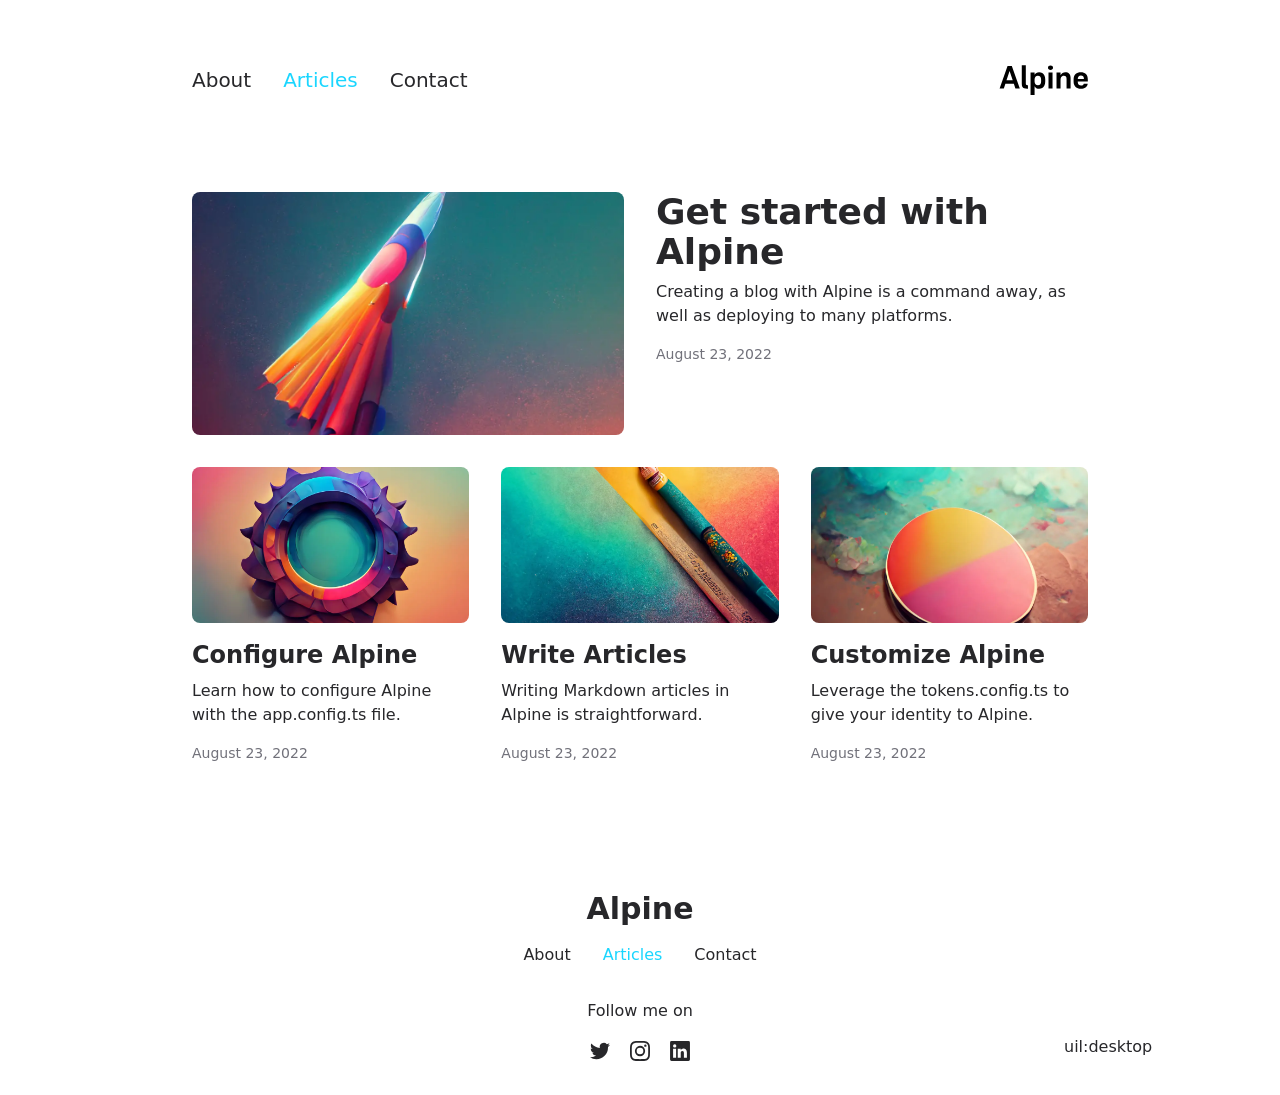
<file: articles/index.html>
<!DOCTYPE html><html lang="en"><head><meta charset="utf-8">
<meta name="viewport" content="width=device-width, initial-scale=1">
<title>Articles</title>
<meta name="twitter:card" content="summary_large_image">
<meta name="description" content="The minimalist blog theme">
<meta property="og:description" content="The minimalist blog theme">
<meta property="og:image" content="/social-card-preview.png">
<meta property="og:image:width" content="400">
<meta property="og:image:height" content="300">
<meta property="og:image:alt" content="An image showcasing my project.">
<meta property="og:title" content="Articles">
<link rel="preload" as="fetch" crossorigin="anonymous" href="/articles/_payload.json">
<link rel="stylesheet" href="/_nuxt/entry.m_jOQNBU.css">
<link rel="stylesheet" href="/_nuxt/DocumentDrivenNotFound.Tw_yEoud.css">
<link rel="stylesheet" href="/_nuxt/ArticlesList.8UADKWnH.css">
<link rel="stylesheet" href="/_nuxt/ArticlesListItem.jj0WFjzJ.css">
<link rel="stylesheet" href="/_nuxt/ProseA.BTpm-ibL.css">
<link rel="stylesheet" href="/_nuxt/ProseCodeInline.-lSEDUl2.css">
<link rel="modulepreload" as="script" crossorigin href="/_nuxt/entry.NAH1qKoM.js">
<link rel="modulepreload" as="script" crossorigin href="/_nuxt/NuxtImg.18aCBuiV.js">
<link rel="modulepreload" as="script" crossorigin href="/_nuxt/document-driven.BTmnHua1.js">
<link rel="modulepreload" as="script" crossorigin href="/_nuxt/DocumentDrivenEmpty.ptMvVq5S.js">
<link rel="modulepreload" as="script" crossorigin href="/_nuxt/ContentRenderer.TcPy23Lj.js">
<link rel="modulepreload" as="script" crossorigin href="/_nuxt/ContentRendererMarkdown.vue.dUht9I-4.js">
<link rel="modulepreload" as="script" crossorigin href="/_nuxt/preview.mXpIZkSc.js">
<link rel="modulepreload" as="script" crossorigin href="/_nuxt/DocumentDrivenNotFound.jMCohRNG.js">
<link rel="modulepreload" as="script" crossorigin href="/_nuxt/page.GRwrLOdW.js">
<link rel="modulepreload" as="script" crossorigin href="/_nuxt/ContentRendererMarkdown.XbxiU_ZU.js">
<link rel="modulepreload" as="script" crossorigin href="/_nuxt/ArticlesList.qq26Y5s0.js">
<link rel="modulepreload" as="script" crossorigin href="/_nuxt/ArticlesListItem.jTFcBlPO.js">
<link rel="modulepreload" as="script" crossorigin href="/_nuxt/date.3uOv5BcS.js">
<link rel="modulepreload" as="script" crossorigin href="/_nuxt/ProseA.p9GJgdSD.js">
<link rel="modulepreload" as="script" crossorigin href="/_nuxt/ProseCodeInline.ojhs4OrJ.js">
<link rel="modulepreload" as="script" crossorigin href="/_nuxt/asyncData.Y5LV66qp.js">
<link rel="modulepreload" as="script" crossorigin href="/_nuxt/query.GLopt4Tm.js">
<link rel="prefetch" as="style" href="/_nuxt/article.AOpJSiid.css">
<link rel="prefetch" as="script" crossorigin href="/_nuxt/article.kIPcv6Kb.js">
<link rel="prefetch" as="script" crossorigin href="/_nuxt/default.hLQRgDBb.js">
<link rel="prefetch" as="script" crossorigin href="/_nuxt/client-db.34RD1-0V.js">
<link rel="prefetch" as="script" crossorigin href="/_nuxt/slugify.t9rBGHnI.js">
<link rel="prefetch" as="style" href="/_nuxt/useStudio.tkaIHU1L.css">
<link rel="prefetch" as="script" crossorigin href="/_nuxt/useStudio.O-Pha-8A.js">
<link rel="prefetch" as="style" href="/_nuxt/error-404._LjjY-y0.css">
<link rel="prefetch" as="script" crossorigin href="/_nuxt/error-404.yBKcKZU-.js">
<link rel="prefetch" as="style" href="/_nuxt/error-500.Ke0_YfD7.css">
<link rel="prefetch" as="script" crossorigin href="/_nuxt/error-500.zgaB5Cwd.js">
<script type="module" src="/_nuxt/entry.NAH1qKoM.js" crossorigin></script><style id="pinceau-runtime-hydratable">@media{.phy[--]{--puid:IUcf5M-v;}.pv-bsNbw3{max-width:var(--elements-container-maxWidth);padding-left:var(--elements-container-padding-mobile);padding-right:var(--elements-container-padding-mobile);}@media (min-width: 475px){.pv-bsNbw3{padding-left:var(--elements-container-padding-xs);padding-right:var(--elements-container-padding-xs);}}@media (min-width: 640px){.pv-bsNbw3{padding-left:var(--elements-container-padding-sm);padding-right:var(--elements-container-padding-sm);}}@media (min-width: 768px){.pv-bsNbw3{padding-left:var(--elements-container-padding-md);padding-right:var(--elements-container-padding-md);}}} </style><style id="pinceau-theme">@media { :root {--pinceau-mq: initial; --alpine-readableLine: 68ch;--alpine-backdrop-backgroundColor: #f4f4f5b3;--prose-code-inline-padding: 0.2rem 0.375rem 0.2rem 0.375rem;--prose-code-block-backdropFilter: contrast(1);--prose-code-block-border-style: solid;--prose-code-block-border-width: 1px;--prose-tbody-tr-borderBottom-style: dashed;--prose-tbody-tr-borderBottom-width: 1px;--prose-th-textAlign: inherit;--prose-thead-borderBottom-style: solid;--prose-thead-borderBottom-width: 1px;--prose-thead-border-style: solid;--prose-thead-border-width: 0px;--prose-table-textAlign: start;--prose-hr-width: 1px;--prose-hr-style: solid;--prose-li-listStylePosition: outside;--prose-ol-li-markerColor: currentColor;--prose-ol-paddingInlineStart: 21px;--prose-ol-listStyleType: decimal;--prose-ul-li-markerColor: currentColor;--prose-ul-paddingInlineStart: 21px;--prose-ul-listStyleType: disc;--prose-blockquote-border-style: solid;--prose-blockquote-border-width: 4px;--prose-blockquote-quotes: '201C' '201D' '2018' '2019';--prose-blockquote-paddingInlineStart: 24px;--prose-a-code-color-hover: currentColor;--prose-a-code-color-static: currentColor;--prose-a-hasCode-borderBottom: none;--prose-a-border-distance: 2px;--prose-a-border-color-hover: currentColor;--prose-a-border-color-static: currentColor;--prose-a-border-style-hover: solid;--prose-a-border-style-static: dashed;--prose-a-border-width: 1px;--prose-a-color-static: inherit;--prose-a-textDecoration: none;--prose-h6-margin: 3rem 0 2rem;--prose-h5-margin: 3rem 0 2rem;--prose-h4-margin: 3rem 0 2rem;--prose-h3-margin: 3rem 0 2rem;--prose-h2-margin: 3rem 0 2rem;--prose-h1-margin: 0 0 2rem;--prose-p-fontSize: 18px;--typography-lead-loose: 2;--typography-lead-relaxed: 1.625;--typography-lead-normal: 1.5;--typography-lead-snug: 1.375;--typography-lead-tight: 1.25;--typography-lead-none: 1;--typography-lead-10: 2.5rem;--typography-lead-9: 2.25rem;--typography-lead-8: 2rem;--typography-lead-7: 1.75rem;--typography-lead-6: 1.5rem;--typography-lead-5: 1.25rem;--typography-lead-4: 1rem;--typography-lead-3: .75rem;--typography-lead-2: .5rem;--typography-lead-1: .025rem;--typography-fontWeight-black: 900;--typography-fontWeight-extrabold: 800;--typography-fontWeight-bold: 700;--typography-fontWeight-semibold: 600;--typography-fontWeight-medium: 500;--typography-fontWeight-normal: 400;--typography-fontWeight-light: 300;--typography-fontWeight-extralight: 200;--typography-fontWeight-thin: 100;--typography-fontSize-9xl: 128px;--typography-fontSize-8xl: 96px;--typography-fontSize-7xl: 72px;--typography-fontSize-6xl: 60px;--typography-fontSize-5xl: 48px;--typography-fontSize-4xl: 36px;--typography-fontSize-3xl: 30px;--typography-fontSize-2xl: 24px;--typography-fontSize-xl: 20px;--typography-fontSize-lg: 18px;--typography-fontSize-base: 16px;--typography-fontSize-sm: 14px;--typography-fontSize-xs: 12px;--typography-letterSpacing-wide: 0.025em;--typography-letterSpacing-tight: -0.025em;--typography-verticalMargin-base: 24px;--typography-verticalMargin-sm: 16px;--elements-border-secondary-hover: [object Object];--elements-backdrop-background: #fffc;--elements-backdrop-filter: saturate(200%) blur(20px);--elements-container-maxWidth: 64rem;--lead-loose: 2;--lead-relaxed: 1.625;--lead-normal: 1.5;--lead-snug: 1.375;--lead-tight: 1.25;--lead-none: 1;--lead-10: 2.5rem;--lead-9: 2.25rem;--lead-8: 2rem;--lead-7: 1.75rem;--lead-6: 1.5rem;--lead-5: 1.25rem;--lead-4: 1rem;--lead-3: .75rem;--lead-2: .5rem;--lead-1: .025rem;--letterSpacing-widest: 0.1em;--letterSpacing-wider: 0.05em;--letterSpacing-wide: 0.025em;--letterSpacing-normal: 0em;--letterSpacing-tight: -0.025em;--letterSpacing-tighter: -0.05em;--fontSize-9xl: 8rem;--fontSize-8xl: 6rem;--fontSize-7xl: 4.5rem;--fontSize-6xl: 3.75rem;--fontSize-5xl: 3rem;--fontSize-4xl: 2.25rem;--fontSize-3xl: 1.875rem;--fontSize-2xl: 1.5rem;--fontSize-xl: 1.25rem;--fontSize-lg: 1.125rem;--fontSize-base: 1rem;--fontSize-sm: 0.875rem;--fontSize-xs: 0.75rem;--fontWeight-black: 900;--fontWeight-extrabold: 800;--fontWeight-bold: 700;--fontWeight-semibold: 600;--fontWeight-medium: 500;--fontWeight-normal: 400;--fontWeight-light: 300;--fontWeight-extralight: 200;--fontWeight-thin: 100;--font-mono: ui-monospace, SFMono-Regular, Menlo, Monaco, Consolas, Liberation Mono, Courier New, monospace;--font-serif: ui-serif, Georgia, Cambria, Times New Roman, Times, serif;--font-sans: ui-sans-serif, system-ui, -apple-system, BlinkMacSystemFont, Segoe UI, Roboto, Helvetica Neue, Arial, Noto Sans, sans-serif, Apple Color Emoji, Segoe UI Emoji, Segoe UI Symbol, Noto Color Emoji;--opacity-total: 1;--opacity-high: 0.8;--opacity-medium: 0.5;--opacity-soft: 0.3;--opacity-light: 0.15;--opacity-bright: 0.1;--opacity-noOpacity: 0;--borderWidth-lg: 3px;--borderWidth-md: 2px;--borderWidth-sm: 1px;--borderWidth-noBorder: 0;--space-rem-875: 0.875rem;--space-rem-625: 0.625rem;--space-rem-375: 0.375rem;--space-rem-125: 0.125rem;--space-px: 1px;--space-128: 32rem;--space-96: 24rem;--space-80: 20rem;--space-72: 18rem;--space-64: 16rem;--space-60: 15rem;--space-56: 14rem;--space-52: 13rem;--space-48: 12rem;--space-44: 11rem;--space-40: 10rem;--space-36: 9rem;--space-32: 8rem;--space-28: 7rem;--space-24: 6rem;--space-20: 5rem;--space-16: 4rem;--space-14: 3.5rem;--space-12: 3rem;--space-11: 2.75rem;--space-10: 2.5rem;--space-9: 2.25rem;--space-8: 2rem;--space-7: 1.75rem;--space-6: 1.5rem;--space-5: 1.25rem;--space-4: 1rem;--space-3: 0.75rem;--space-2: 0.5rem;--space-1: 0.25rem;--space-0: 0px;--size-full: 100%;--size-7xl: 80rem;--size-6xl: 72rem;--size-5xl: 64rem;--size-4xl: 56rem;--size-3xl: 48rem;--size-2xl: 42rem;--size-xl: 36rem;--size-lg: 32rem;--size-md: 28rem;--size-sm: 24rem;--size-xs: 20rem;--size-200: 200px;--size-104: 104px;--size-80: 80px;--size-64: 64px;--size-56: 56px;--size-48: 48px;--size-40: 40px;--size-32: 32px;--size-24: 24px;--size-20: 20px;--size-16: 16px;--size-12: 12px;--size-8: 8px;--size-6: 6px;--size-4: 4px;--size-2: 2px;--size-0: 0px;--radii-full: 9999px;--radii-3xl: 1.75rem;--radii-2xl: 1.5rem;--radii-xl: 1rem;--radii-lg: 0.75rem;--radii-md: 0.5rem;--radii-sm: 0.375rem;--radii-xs: 0.25rem;--radii-2xs: 0.125rem;--radii-none: 0px;--shadow-none: 0px 0px 0px 0px transparent;--shadow-lg: 0px 10px 15px -3px #000000, 0px 4px 6px -4px #000000;--shadow-md: 0px 4px 6px -1px #000000, 0px 2px 4px -2px #000000;--shadow-sm: 0px 1px 3px 0px #000000, 0px 1px 2px -1px #000000;--shadow-xs: 0px 1px 2px 0px #000000;--height-screen: 100vh;--width-screen: 100vw;--color-primary-900: #002e38;--color-primary-800: #005c70;--color-primary-700: #008aa9;--color-primary-600: #00b9e1;--color-primary-500: #1ad6ff;--color-primary-400: #40ddff;--color-primary-300: #66e4ff;--color-primary-200: #8deaff;--color-primary-100: #b3f1ff;--color-primary-50: #d9f8ff;--color-ruby-900: #380011;--color-ruby-800: #700021;--color-ruby-700: #a90032;--color-ruby-600: #e10043;--color-ruby-500: #ff1a5e;--color-ruby-400: #ff4079;--color-ruby-300: #ff6694;--color-ruby-200: #ff8dae;--color-ruby-100: #ffb3c9;--color-ruby-50: #ffd9e4;--color-pink-900: #380025;--color-pink-800: #70004b;--color-pink-700: #a90070;--color-pink-600: #e10095;--color-pink-500: #ff1ab2;--color-pink-400: #ff40bf;--color-pink-300: #ff66cc;--color-pink-200: #ff8dd8;--color-pink-100: #ffb3e5;--color-pink-50: #ffd9f2;--color-purple-900: #190038;--color-purple-800: #330070;--color-purple-700: #4c00a9;--color-purple-600: #6500e1;--color-purple-500: #811aff;--color-purple-400: #9640ff;--color-purple-300: #ab66ff;--color-purple-200: #c08dff;--color-purple-100: #d5b3ff;--color-purple-50: #ead9ff;--color-royalblue-900: #0b0531;--color-royalblue-800: #160a62;--color-royalblue-700: #211093;--color-royalblue-600: #2c15c4;--color-royalblue-500: #4127e8;--color-royalblue-400: #614bec;--color-royalblue-300: #806ff0;--color-royalblue-200: #a093f3;--color-royalblue-100: #c0b7f7;--color-royalblue-50: #dfdbfb;--color-indigoblue-900: #001238;--color-indigoblue-800: #002370;--color-indigoblue-700: #0035a9;--color-indigoblue-600: #0047e1;--color-indigoblue-500: #1a62ff;--color-indigoblue-400: #407cff;--color-indigoblue-300: #6696ff;--color-indigoblue-200: #8db0ff;--color-indigoblue-100: #b3cbff;--color-indigoblue-50: #d9e5ff;--color-blue-900: #002438;--color-blue-800: #004870;--color-blue-700: #006ca9;--color-blue-600: #0090e1;--color-blue-500: #1aadff;--color-blue-400: #40bbff;--color-blue-300: #66c8ff;--color-blue-200: #8dd6ff;--color-blue-100: #b3e4ff;--color-blue-50: #d9f1ff;--color-lightblue-900: #002e38;--color-lightblue-800: #005c70;--color-lightblue-700: #008aa9;--color-lightblue-600: #00b9e1;--color-lightblue-500: #1ad6ff;--color-lightblue-400: #40ddff;--color-lightblue-300: #66e4ff;--color-lightblue-200: #8deaff;--color-lightblue-100: #b3f1ff;--color-lightblue-50: #d9f8ff;--color-teal-900: #062a28;--color-teal-800: #0b544f;--color-teal-700: #117d77;--color-teal-600: #16a79e;--color-teal-500: #1cd1c6;--color-teal-400: #36e4da;--color-teal-300: #5fe9e1;--color-teal-200: #87efe9;--color-teal-100: #aff4f0;--color-teal-50: #d7faf8;--color-pear-900: #2a2b09;--color-pear-800: #545512;--color-pear-700: #7e801b;--color-pear-600: #a8aa24;--color-pear-500: #d0d32f;--color-pear-400: #d8da52;--color-pear-300: #e0e274;--color-pear-200: #e8e997;--color-pear-100: #eff0ba;--color-pear-50: #f7f8dc;--color-red-900: #380300;--color-red-800: #700700;--color-red-700: #a90a00;--color-red-600: #e10e00;--color-red-500: #ff281a;--color-red-400: #ff4c40;--color-red-300: #ff7066;--color-red-200: #ff948d;--color-red-100: #ffb7b3;--color-red-50: #ffdbd9;--color-orange-900: #381800;--color-orange-800: #702f00;--color-orange-700: #a94700;--color-orange-600: #e15e00;--color-orange-500: #ff7a1a;--color-orange-400: #ff9040;--color-orange-300: #ffa666;--color-orange-200: #ffbd8d;--color-orange-100: #ffd3b3;--color-orange-50: #ffe9d9;--color-yellow-900: #362b03;--color-yellow-800: #6d5605;--color-yellow-700: #a38108;--color-yellow-600: #daac0a;--color-yellow-500: #f5c828;--color-yellow-400: #f7d14c;--color-yellow-300: #f8da70;--color-yellow-200: #fae393;--color-yellow-100: #fcedb7;--color-yellow-50: #fdf6db;--color-green-900: #003f25;--color-green-800: #005e38;--color-green-700: #007e4a;--color-green-600: #009d5d;--color-green-500: #00bd6f;--color-green-400: #00dc82;--color-green-300: #30ffaa;--color-green-200: #83ffcc;--color-green-100: #acffdd;--color-green-50: #d6ffee;--color-gray-900: #18181B;--color-gray-800: #27272A;--color-gray-700: #3f3f46;--color-gray-600: #52525B;--color-gray-500: #71717A;--color-gray-400: #a1a1aa;--color-gray-300: #D4d4d8;--color-gray-200: #e4e4e7;--color-gray-100: #f4f4f5;--color-gray-50: #fafafa;--color-black: #0c0c0d;--color-white: #FFFFFF;--media-portrait: only screen and (orientation: portrait);--media-landscape: only screen and (orientation: landscape);--media-rm: (prefers-reduced-motion: reduce);--media-2xl: (min-width: 1536px);--media-xl: (min-width: 1280px);--media-lg: (min-width: 1024px);--media-md: (min-width: 768px);--media-sm: (min-width: 640px);--media-xs: (min-width: 475px);--alpine-body-color: var(--color-gray-800);--alpine-body-backgroundColor: var(--color-white);--prose-code-inline-fontWeight: var(--typography-fontWeight-normal);--prose-code-inline-fontSize: var(--typography-fontSize-sm);--prose-code-inline-borderRadius: var(--radii-xs);--prose-code-block-pre-padding: var(--typography-verticalMargin-sm);--prose-code-block-margin: var(--typography-verticalMargin-base) 0;--prose-code-block-fontSize: var(--typography-fontSize-sm);--prose-tbody-code-inline-fontSize: var(--typography-fontSize-sm);--prose-tbody-td-padding: var(--typography-verticalMargin-sm);--prose-th-fontWeight: var(--typography-fontWeight-semibold);--prose-th-padding: 0 var(--typography-verticalMargin-sm) var(--typography-verticalMargin-sm) var(--typography-verticalMargin-sm);--prose-table-lineHeight: var(--typography-lead-6);--prose-table-fontSize: var(--typography-fontSize-sm);--prose-table-margin: var(--typography-verticalMargin-base) 0;--prose-hr-margin: var(--typography-verticalMargin-base) 0;--prose-li-margin: var(--typography-verticalMargin-sm) 0;--prose-ol-margin: var(--typography-verticalMargin-base) 0;--prose-ul-margin: var(--typography-verticalMargin-base) 0;--prose-blockquote-margin: var(--typography-verticalMargin-base) 0;--prose-a-code-border-style: var(--prose-a-border-style-static);--prose-a-code-border-width: var(--prose-a-border-width);--prose-a-fontWeight: var(--typography-fontWeight-medium);--prose-img-margin: var(--typography-verticalMargin-base) 0;--prose-strong-fontWeight: var(--typography-fontWeight-semibold);--prose-h6-iconSize: var(--typography-fontSize-base);--prose-h6-fontWeight: var(--typography-fontWeight-semibold);--prose-h6-lineHeight: var(--typography-lead-normal);--prose-h6-fontSize: var(--typography-fontSize-lg);--prose-h5-iconSize: var(--typography-fontSize-lg);--prose-h5-fontWeight: var(--typography-fontWeight-semibold);--prose-h5-lineHeight: var(--typography-lead-snug);--prose-h5-fontSize: var(--typography-fontSize-xl);--prose-h4-iconSize: var(--typography-fontSize-lg);--prose-h4-letterSpacing: var(--typography-letterSpacing-tight);--prose-h4-fontWeight: var(--typography-fontWeight-semibold);--prose-h4-lineHeight: var(--typography-lead-snug);--prose-h4-fontSize: var(--typography-fontSize-2xl);--prose-h3-iconSize: var(--typography-fontSize-xl);--prose-h3-letterSpacing: var(--typography-letterSpacing-tight);--prose-h3-fontWeight: var(--typography-fontWeight-semibold);--prose-h3-lineHeight: var(--typography-lead-snug);--prose-h3-fontSize: var(--typography-fontSize-3xl);--prose-h2-iconSize: var(--typography-fontSize-2xl);--prose-h2-letterSpacing: var(--typography-letterSpacing-tight);--prose-h2-fontWeight: var(--typography-fontWeight-semibold);--prose-h2-lineHeight: var(--typography-lead-tight);--prose-h2-fontSize: var(--typography-fontSize-4xl);--prose-h1-iconSize: var(--typography-fontSize-3xl);--prose-h1-letterSpacing: var(--typography-letterSpacing-tight);--prose-h1-fontWeight: var(--typography-fontWeight-bold);--prose-h1-lineHeight: var(--typography-lead-tight);--prose-h1-fontSize: var(--typography-fontSize-5xl);--prose-p-br-margin: var(--typography-verticalMargin-base) 0 0 0;--prose-p-margin: var(--typography-verticalMargin-base) 0;--prose-p-lineHeight: var(--typography-lead-normal);--typography-color-primary-900: var(--color-primary-900);--typography-color-primary-800: var(--color-primary-800);--typography-color-primary-700: var(--color-primary-700);--typography-color-primary-600: var(--color-primary-600);--typography-color-primary-500: var(--color-primary-500);--typography-color-primary-400: var(--color-primary-400);--typography-color-primary-300: var(--color-primary-300);--typography-color-primary-200: var(--color-primary-200);--typography-color-primary-100: var(--color-primary-100);--typography-color-primary-50: var(--color-primary-50);--typography-font-code: var(--font-mono);--typography-font-body: var(--font-sans);--typography-font-display: var(--font-sans);--typography-body-backgroundColor: var(--color-white);--typography-body-color: var(--color-black);--elements-state-danger-borderColor-secondary: var(--color-red-200);--elements-state-danger-borderColor-primary: var(--color-red-100);--elements-state-danger-backgroundColor-secondary: var(--color-red-100);--elements-state-danger-backgroundColor-primary: var(--color-red-50);--elements-state-danger-color-secondary: var(--color-red-600);--elements-state-danger-color-primary: var(--color-red-500);--elements-state-warning-borderColor-secondary: var(--color-yellow-200);--elements-state-warning-borderColor-primary: var(--color-yellow-100);--elements-state-warning-backgroundColor-secondary: var(--color-yellow-100);--elements-state-warning-backgroundColor-primary: var(--color-yellow-50);--elements-state-warning-color-secondary: var(--color-yellow-700);--elements-state-warning-color-primary: var(--color-yellow-600);--elements-state-success-borderColor-secondary: var(--color-green-200);--elements-state-success-borderColor-primary: var(--color-green-100);--elements-state-success-backgroundColor-secondary: var(--color-green-100);--elements-state-success-backgroundColor-primary: var(--color-green-50);--elements-state-success-color-secondary: var(--color-green-600);--elements-state-success-color-primary: var(--color-green-500);--elements-state-info-borderColor-secondary: var(--color-blue-200);--elements-state-info-borderColor-primary: var(--color-blue-100);--elements-state-info-backgroundColor-secondary: var(--color-blue-100);--elements-state-info-backgroundColor-primary: var(--color-blue-50);--elements-state-info-color-secondary: var(--color-blue-600);--elements-state-info-color-primary: var(--color-blue-500);--elements-state-primary-borderColor-secondary: var(--color-primary-200);--elements-state-primary-borderColor-primary: var(--color-primary-100);--elements-state-primary-backgroundColor-secondary: var(--color-primary-100);--elements-state-primary-backgroundColor-primary: var(--color-primary-50);--elements-state-primary-color-secondary: var(--color-primary-700);--elements-state-primary-color-primary: var(--color-primary-600);--elements-surface-secondary-backgroundColor: var(--color-gray-200);--elements-surface-primary-backgroundColor: var(--color-gray-100);--elements-surface-background-base: var(--color-gray-100);--elements-border-secondary-static: var(--color-gray-200);--elements-border-primary-hover: var(--color-gray-200);--elements-border-primary-static: var(--color-gray-100);--elements-container-padding-md: var(--space-16);--elements-container-padding-sm: var(--space-12);--elements-container-padding-xs: var(--space-8);--elements-container-padding-mobile: var(--space-6);--elements-text-secondary-color-hover: var(--color-gray-700);--elements-text-secondary-color-static: var(--color-gray-500);--elements-text-primary-color-static: var(--color-gray-900);--text-6xl-lineHeight: var(--lead-none);--text-6xl-fontSize: var(--fontSize-6xl);--text-5xl-lineHeight: var(--lead-none);--text-5xl-fontSize: var(--fontSize-5xl);--text-4xl-lineHeight: var(--lead-10);--text-4xl-fontSize: var(--fontSize-4xl);--text-3xl-lineHeight: var(--lead-9);--text-3xl-fontSize: var(--fontSize-3xl);--text-2xl-lineHeight: var(--lead-8);--text-2xl-fontSize: var(--fontSize-2xl);--text-xl-lineHeight: var(--lead-7);--text-xl-fontSize: var(--fontSize-xl);--text-lg-lineHeight: var(--lead-7);--text-lg-fontSize: var(--fontSize-lg);--text-base-lineHeight: var(--lead-6);--text-base-fontSize: var(--fontSize-base);--text-sm-lineHeight: var(--lead-5);--text-sm-fontSize: var(--fontSize-sm);--text-xs-lineHeight: var(--lead-4);--text-xs-fontSize: var(--fontSize-xs);--shadow-2xl: 0px 25px 50px -12px var(--color-gray-900);--shadow-xl: 0px 20px 25px -5px var(--color-gray-400), 0px 8px 10px -6px #000000;--color-secondary-900: var(--color-gray-900);--color-secondary-800: var(--color-gray-800);--color-secondary-700: var(--color-gray-700);--color-secondary-600: var(--color-gray-600);--color-secondary-500: var(--color-gray-500);--color-secondary-400: var(--color-gray-400);--color-secondary-300: var(--color-gray-300);--color-secondary-200: var(--color-gray-200);--color-secondary-100: var(--color-gray-100);--color-secondary-50: var(--color-gray-50);--prose-a-code-background-hover: var(--typography-color-primary-50);--prose-a-code-border-color-hover: var(--typography-color-primary-500);--prose-a-color-hover: var(--typography-color-primary-500);--typography-color-secondary-900: var(--color-secondary-900);--typography-color-secondary-800: var(--color-secondary-800);--typography-color-secondary-700: var(--color-secondary-700);--typography-color-secondary-600: var(--color-secondary-600);--typography-color-secondary-500: var(--color-secondary-500);--typography-color-secondary-400: var(--color-secondary-400);--typography-color-secondary-300: var(--color-secondary-300);--typography-color-secondary-200: var(--color-secondary-200);--typography-color-secondary-100: var(--color-secondary-100);--typography-color-secondary-50: var(--color-secondary-50);--prose-code-inline-backgroundColor: var(--typography-color-secondary-100);--prose-code-inline-color: var(--typography-color-secondary-700);--prose-code-block-backgroundColor: var(--typography-color-secondary-100);--prose-code-block-color: var(--typography-color-secondary-700);--prose-code-block-border-color: var(--typography-color-secondary-200);--prose-tbody-tr-borderBottom-color: var(--typography-color-secondary-200);--prose-th-color: var(--typography-color-secondary-600);--prose-thead-borderBottom-color: var(--typography-color-secondary-200);--prose-thead-border-color: var(--typography-color-secondary-300);--prose-hr-color: var(--typography-color-secondary-200);--prose-blockquote-border-color: var(--typography-color-secondary-200);--prose-blockquote-color: var(--typography-color-secondary-500);--prose-a-code-border-color-static: var(--typography-color-secondary-400); } }@media { :root.dark {--pinceau-mq: dark; --alpine-backdrop-backgroundColor: #18181bb3;--prose-code-block-backdropFilter: contrast(1);--prose-ol-li-markerColor: currentColor;--prose-ul-li-markerColor: currentColor;--prose-a-code-color-hover: currentColor;--prose-a-code-color-static: currentColor;--prose-a-border-color-hover: currentColor;--prose-a-border-color-static: currentColor;--prose-a-color-static: inherit;--elements-backdrop-background: #0c0d0ccc;--alpine-body-color: var(--color-gray-200);--alpine-body-backgroundColor: var(--color-black);--typography-body-backgroundColor: var(--color-black);--typography-body-color: var(--color-white);--elements-state-danger-borderColor-secondary: var(--color-red-700);--elements-state-danger-borderColor-primary: var(--color-red-800);--elements-state-danger-backgroundColor-secondary: var(--color-red-800);--elements-state-danger-backgroundColor-primary: var(--color-red-900);--elements-state-danger-color-secondary: var(--color-red-200);--elements-state-danger-color-primary: var(--color-red-300);--elements-state-warning-borderColor-secondary: var(--color-yellow-700);--elements-state-warning-borderColor-primary: var(--color-yellow-800);--elements-state-warning-backgroundColor-secondary: var(--color-yellow-800);--elements-state-warning-backgroundColor-primary: var(--color-yellow-900);--elements-state-warning-color-secondary: var(--color-yellow-200);--elements-state-warning-color-primary: var(--color-yellow-400);--elements-state-success-borderColor-secondary: var(--color-green-700);--elements-state-success-borderColor-primary: var(--color-green-800);--elements-state-success-backgroundColor-secondary: var(--color-green-800);--elements-state-success-backgroundColor-primary: var(--color-green-900);--elements-state-success-color-secondary: var(--color-green-200);--elements-state-success-color-primary: var(--color-green-400);--elements-state-info-borderColor-secondary: var(--color-blue-700);--elements-state-info-borderColor-primary: var(--color-blue-800);--elements-state-info-backgroundColor-secondary: var(--color-blue-800);--elements-state-info-backgroundColor-primary: var(--color-blue-900);--elements-state-info-color-secondary: var(--color-blue-200);--elements-state-info-color-primary: var(--color-blue-400);--elements-state-primary-borderColor-secondary: var(--color-primary-700);--elements-state-primary-borderColor-primary: var(--color-primary-800);--elements-state-primary-backgroundColor-secondary: var(--color-primary-800);--elements-state-primary-backgroundColor-primary: var(--color-primary-900);--elements-state-primary-color-secondary: var(--color-primary-200);--elements-state-primary-color-primary: var(--color-primary-400);--elements-surface-secondary-backgroundColor: var(--color-gray-800);--elements-surface-primary-backgroundColor: var(--color-gray-900);--elements-surface-background-base: var(--color-gray-900);--elements-border-secondary-static: var(--color-gray-800);--elements-border-primary-hover: var(--color-gray-800);--elements-border-primary-static: var(--color-gray-900);--elements-text-secondary-color-hover: var(--color-gray-200);--elements-text-secondary-color-static: var(--color-gray-400);--elements-text-primary-color-static: var(--color-gray-50);--prose-a-code-background-hover: var(--typography-color-primary-900);--prose-a-code-border-color-hover: var(--typography-color-primary-600);--prose-a-color-hover: var(--typography-color-primary-400);--prose-code-inline-backgroundColor: var(--typography-color-secondary-800);--prose-code-inline-color: var(--typography-color-secondary-200);--prose-code-block-backgroundColor: var(--typography-color-secondary-900);--prose-code-block-color: var(--typography-color-secondary-200);--prose-code-block-border-color: var(--typography-color-secondary-800);--prose-tbody-tr-borderBottom-color: var(--typography-color-secondary-800);--prose-th-color: var(--typography-color-secondary-400);--prose-thead-borderBottom-color: var(--typography-color-secondary-800);--prose-thead-border-color: var(--typography-color-secondary-600);--prose-hr-color: var(--typography-color-secondary-800);--prose-blockquote-border-color: var(--typography-color-secondary-700);--prose-blockquote-color: var(--typography-color-secondary-400);--prose-a-code-border-color-static: var(--typography-color-secondary-600); } }</style><script>"use strict";(()=>{const a=window,e=document.documentElement,m=["dark","light"],c=window&&window.localStorage&&window.localStorage.getItem&&window.localStorage.getItem("nuxt-color-mode")||"system";let n=c==="system"?d():c;const l=e.getAttribute("data-color-mode-forced");l&&(n=l),i(n),a["__NUXT_COLOR_MODE__"]={preference:c,value:n,getColorScheme:d,addColorScheme:i,removeColorScheme:f};function i(o){const t=""+o+"",s="";e.classList?e.classList.add(t):e.className+=" "+t,s&&e.setAttribute("data-"+s,o)}function f(o){const t=""+o+"",s="";e.classList?e.classList.remove(t):e.className=e.className.replace(new RegExp(t,"g"),""),s&&e.removeAttribute("data-"+s)}function r(o){return a.matchMedia("(prefers-color-scheme"+o+")")}function d(){if(a.matchMedia&&r("").media!=="not all"){for(const o of m)if(r(":"+o).matches)return o}return"light"}})();
</script></head><body><div id="__nuxt"><div class="container pv-bsNbw3 pc-IUcf5M app-layout" data-v-6fcf6b27 data-v-dee2dd78><!--[--><div class="nuxt-progress" style="width:0%;height:3px;opacity:0;background-size:Infinity% auto;" data-v-6fcf6b27></div><header class="right" data-v-6fcf6b27 data-v-68f7fa86><div class="menu" data-v-68f7fa86><button aria-label="Navigation Menu" data-v-68f7fa86><svg width="24" height="24" viewBox="0 0 68 68" fill="currentColor" xmlns="http://www.w3.org/2000/svg" data-v-68f7fa86><path d="M8 34C8 32.1362 8 31.2044 8.30448 30.4693C8.71046 29.4892 9.48915 28.7105 10.4693 28.3045C11.2044 28 12.1362 28 14 28C15.8638 28 16.7956 28 17.5307 28.3045C18.5108 28.7105 19.2895 29.4892 19.6955 30.4693C20 31.2044 20 32.1362 20 34C20 35.8638 20 36.7956 19.6955 37.5307C19.2895 38.5108 18.5108 39.2895 17.5307 39.6955C16.7956 40 15.8638 40 14 40C12.1362 40 11.2044 40 10.4693 39.6955C9.48915 39.2895 8.71046 38.5108 8.30448 37.5307C8 36.7956 8 35.8638 8 34Z" data-v-68f7fa86></path><path d="M28 34C28 32.1362 28 31.2044 28.3045 30.4693C28.7105 29.4892 29.4892 28.7105 30.4693 28.3045C31.2044 28 32.1362 28 34 28C35.8638 28 36.7956 28 37.5307 28.3045C38.5108 28.7105 39.2895 29.4892 39.6955 30.4693C40 31.2044 40 32.1362 40 34C40 35.8638 40 36.7956 39.6955 37.5307C39.2895 38.5108 38.5108 39.2895 37.5307 39.6955C36.7956 40 35.8638 40 34 40C32.1362 40 31.2044 40 30.4693 39.6955C29.4892 39.2895 28.7105 38.5108 28.3045 37.5307C28 36.7956 28 35.8638 28 34Z" data-v-68f7fa86></path><path d="M48 34C48 32.1362 48 31.2044 48.3045 30.4693C48.7105 29.4892 49.4892 28.7105 50.4693 28.3045C51.2044 28 52.1362 28 54 28C55.8638 28 56.7956 28 57.5307 28.3045C58.5108 28.7105 59.2895 29.4892 59.6955 30.4693C60 31.2044 60 32.1362 60 34C60 35.8638 60 36.7956 59.6955 37.5307C59.2895 38.5108 58.5108 39.2895 57.5307 39.6955C56.7956 40 55.8638 40 54 40C52.1362 40 51.2044 40 50.4693 39.6955C49.4892 39.2895 48.7105 38.5108 48.3045 37.5307C48 36.7956 48 35.8638 48 34Z" data-v-68f7fa86></path></svg></button></div><div class="overlay" data-v-68f7fa86><nav data-v-68f7fa86 data-v-9c0426b1><ul data-v-9c0426b1><!--[--><li data-v-9c0426b1><a href="/" class="" data-v-9c0426b1><span class="underline-fx" data-v-9c0426b1></span> About</a></li><li data-v-9c0426b1><a aria-current="page" href="/articles" class="router-link-active router-link-exact-active" data-v-9c0426b1><span class="underline-fx" data-v-9c0426b1></span> Articles</a></li><li data-v-9c0426b1><a href="/contact" class="" data-v-9c0426b1><span class="underline-fx" data-v-9c0426b1></span> Contact</a></li><!--]--></ul></nav></div><div class="logo" data-v-68f7fa86><a href="/" class="" data-v-68f7fa86><img src="/logo-dark.svg" class="dark-img" alt="alpine" width="89" height="31" data-v-68f7fa86><img src="/logo.svg" class="light-img" alt="alpine" width="89" height="31" data-v-68f7fa86></a></div><div class="main-nav" data-v-68f7fa86><nav data-v-68f7fa86 data-v-9c0426b1><ul data-v-9c0426b1><!--[--><li data-v-9c0426b1><a href="/" class="" data-v-9c0426b1><span class="underline-fx" data-v-9c0426b1></span> About</a></li><li data-v-9c0426b1><a aria-current="page" href="/articles" class="router-link-active router-link-exact-active" data-v-9c0426b1><span class="underline-fx" data-v-9c0426b1></span> Articles</a></li><li data-v-9c0426b1><a href="/contact" class="" data-v-9c0426b1><span class="underline-fx" data-v-9c0426b1></span> Contact</a></li><!--]--></ul></nav></div></header><!--[--><div class="document-driven-page"><main><!--[--><div><div class="articles-list" data-v-5362ad32><div class="featured" data-v-5362ad32><article class="featured" data-v-5362ad32 data-v-913aa384><div class="image" data-v-913aa384><!----><a href="/articles/get-started" class="" data-v-913aa384><img src="/articles/get-started.webp" alt="Get started with Alpine" width="16" height="9" data-v-913aa384></a></div><div class="content" data-v-913aa384><a href="/articles/get-started" class="headline" data-v-913aa384><h1 data-v-913aa384>Get started with Alpine</h1></a><p class="description" data-v-913aa384>Creating a blog with Alpine is a command away, as well as deploying to many platforms.</p><time data-v-913aa384>August 23, 2022</time></div></article></div><div class="layout" data-v-5362ad32><!--[--><article class="" data-v-5362ad32 data-v-913aa384><div class="image" data-v-913aa384><!----><a href="/articles/configure" class="" data-v-913aa384><img src="/articles/configure-alpine.webp" alt="Configure Alpine" width="16" height="9" data-v-913aa384></a></div><div class="content" data-v-913aa384><a href="/articles/configure" class="headline" data-v-913aa384><h1 data-v-913aa384>Configure Alpine</h1></a><p class="description" data-v-913aa384>Learn how to configure Alpine with the app.config.ts file.</p><time data-v-913aa384>August 23, 2022</time></div></article><article class="" data-v-5362ad32 data-v-913aa384><div class="image" data-v-913aa384><!----><a href="/articles/write-articles" class="" data-v-913aa384><img src="/articles/write-articles.webp" alt="Write Articles" width="16" height="9" data-v-913aa384></a></div><div class="content" data-v-913aa384><a href="/articles/write-articles" class="headline" data-v-913aa384><h1 data-v-913aa384>Write Articles</h1></a><p class="description" data-v-913aa384>Writing Markdown articles in Alpine is straightforward.</p><time data-v-913aa384>August 23, 2022</time></div></article><article class="" data-v-5362ad32 data-v-913aa384><div class="image" data-v-913aa384><!----><a href="/articles/design-tokens" class="" data-v-913aa384><img src="/articles/design-tokens.webp" alt="Customize Alpine" width="16" height="9" data-v-913aa384></a></div><div class="content" data-v-913aa384><a href="/articles/design-tokens" class="headline" data-v-913aa384><h1 data-v-913aa384>Customize Alpine</h1></a><p class="description" data-v-913aa384>Leverage the tokens.config.ts to give your identity to Alpine.</p><time data-v-913aa384>August 23, 2022</time></div></article><!--]--></div></div></div><!--]--></main></div><!--]--><footer class="center" data-v-6fcf6b27 data-v-3b120032><a href="https://www.github.com/nuxt-themes/alpine" rel="noopener noreferrer" class="credits" data-v-3b120032>Alpine</a><div class="navigation" data-v-3b120032><nav data-v-3b120032 data-v-9c0426b1><ul data-v-9c0426b1><!--[--><li data-v-9c0426b1><a href="/" class="" data-v-9c0426b1><span class="underline-fx" data-v-9c0426b1></span> About</a></li><li data-v-9c0426b1><a aria-current="page" href="/articles" class="router-link-active router-link-exact-active" data-v-9c0426b1><span class="underline-fx" data-v-9c0426b1></span> Articles</a></li><li data-v-9c0426b1><a href="/contact" class="" data-v-9c0426b1><span class="underline-fx" data-v-9c0426b1></span> Contact</a></li><!--]--></ul></nav></div><p class="message" data-v-3b120032>Follow me on</p><div class="icons" data-v-3b120032><div class="social" data-v-3b120032><!--[--><a href="https://twitter.com/nuxtlabs" rel="noopener noreferrer" target="_blank" title="nuxtlabs" aria-label="nuxtlabs" data-v-a5e5251d><svg xmlns="http://www.w3.org/2000/svg" xmlns:xlink="http://www.w3.org/1999/xlink" aria-hidden="true" role="img" class="icon" data-v-a5e5251d style="" width="1em" height="1em" viewBox="0 0 24 24" data-v-2de1f9e6><path fill="currentColor" d="M22 5.8a8.49 8.49 0 0 1-2.36.64a4.13 4.13 0 0 0 1.81-2.27a8.21 8.21 0 0 1-2.61 1a4.1 4.1 0 0 0-7 3.74a11.64 11.64 0 0 1-8.45-4.29a4.16 4.16 0 0 0-.55 2.07a4.09 4.09 0 0 0 1.82 3.41a4.05 4.05 0 0 1-1.86-.51v.05a4.1 4.1 0 0 0 3.3 4a3.93 3.93 0 0 1-1.1.17a4.9 4.9 0 0 1-.77-.07a4.11 4.11 0 0 0 3.83 2.84A8.22 8.22 0 0 1 3 18.34a7.93 7.93 0 0 1-1-.06a11.57 11.57 0 0 0 6.29 1.85A11.59 11.59 0 0 0 20 8.45v-.53a8.43 8.43 0 0 0 2-2.12"/></svg></a><a href="https://instagram.com/atinuxt" rel="noopener noreferrer" target="_blank" title="atinuxt" aria-label="atinuxt" data-v-a5e5251d><svg xmlns="http://www.w3.org/2000/svg" xmlns:xlink="http://www.w3.org/1999/xlink" aria-hidden="true" role="img" class="icon" data-v-a5e5251d style="" width="1em" height="1em" viewBox="0 0 24 24" data-v-2de1f9e6><path fill="currentColor" d="M17.34 5.46a1.2 1.2 0 1 0 1.2 1.2a1.2 1.2 0 0 0-1.2-1.2m4.6 2.42a7.59 7.59 0 0 0-.46-2.43a4.94 4.94 0 0 0-1.16-1.77a4.7 4.7 0 0 0-1.77-1.15a7.3 7.3 0 0 0-2.43-.47C15.06 2 14.72 2 12 2s-3.06 0-4.12.06a7.3 7.3 0 0 0-2.43.47a4.78 4.78 0 0 0-1.77 1.15a4.7 4.7 0 0 0-1.15 1.77a7.3 7.3 0 0 0-.47 2.43C2 8.94 2 9.28 2 12s0 3.06.06 4.12a7.3 7.3 0 0 0 .47 2.43a4.7 4.7 0 0 0 1.15 1.77a4.78 4.78 0 0 0 1.77 1.15a7.3 7.3 0 0 0 2.43.47C8.94 22 9.28 22 12 22s3.06 0 4.12-.06a7.3 7.3 0 0 0 2.43-.47a4.7 4.7 0 0 0 1.77-1.15a4.85 4.85 0 0 0 1.16-1.77a7.59 7.59 0 0 0 .46-2.43c0-1.06.06-1.4.06-4.12s0-3.06-.06-4.12M20.14 16a5.61 5.61 0 0 1-.34 1.86a3.06 3.06 0 0 1-.75 1.15a3.19 3.19 0 0 1-1.15.75a5.61 5.61 0 0 1-1.86.34c-1 .05-1.37.06-4 .06s-3 0-4-.06a5.73 5.73 0 0 1-1.94-.3a3.27 3.27 0 0 1-1.1-.75a3 3 0 0 1-.74-1.15a5.54 5.54 0 0 1-.4-1.9c0-1-.06-1.37-.06-4s0-3 .06-4a5.54 5.54 0 0 1 .35-1.9A3 3 0 0 1 5 5a3.14 3.14 0 0 1 1.1-.8A5.73 5.73 0 0 1 8 3.86c1 0 1.37-.06 4-.06s3 0 4 .06a5.61 5.61 0 0 1 1.86.34a3.06 3.06 0 0 1 1.19.8a3.06 3.06 0 0 1 .75 1.1a5.61 5.61 0 0 1 .34 1.9c.05 1 .06 1.37.06 4s-.01 3-.06 4M12 6.87A5.13 5.13 0 1 0 17.14 12A5.12 5.12 0 0 0 12 6.87m0 8.46A3.33 3.33 0 1 1 15.33 12A3.33 3.33 0 0 1 12 15.33"/></svg></a><a href="https://www.linkedin.com/company/nuxtlabs" rel="noopener noreferrer" target="_blank" title="LinkedIn" aria-label="LinkedIn" data-v-a5e5251d><svg xmlns="http://www.w3.org/2000/svg" xmlns:xlink="http://www.w3.org/1999/xlink" aria-hidden="true" role="img" class="icon" data-v-a5e5251d style="" width="1em" height="1em" viewBox="0 0 24 24" data-v-2de1f9e6><path fill="currentColor" d="M20.47 2H3.53a1.45 1.45 0 0 0-1.47 1.43v17.14A1.45 1.45 0 0 0 3.53 22h16.94a1.45 1.45 0 0 0 1.47-1.43V3.43A1.45 1.45 0 0 0 20.47 2M8.09 18.74h-3v-9h3ZM6.59 8.48a1.56 1.56 0 1 1 0-3.12a1.57 1.57 0 1 1 0 3.12m12.32 10.26h-3v-4.83c0-1.21-.43-2-1.52-2A1.65 1.65 0 0 0 12.85 13a2 2 0 0 0-.1.73v5h-3v-9h3V11a3 3 0 0 1 2.71-1.5c2 0 3.45 1.29 3.45 4.06Z"/></svg></a><!--]--></div><div class="color-mode-switch" data-v-3b120032><button aria-label="Color Mode" data-v-3b120032 data-v-ba6240b2><span data-v-ba6240b2></span></button></div></div></footer><!--]--></div></div><script type="application/json" id="__NUXT_DATA__" data-ssr="true" data-src="/articles/_payload.json">[{"state":1,"once":79,"_errors":81,"serverRendered":51,"path":7,"prerenderedAt":84},["Reactive",2],{"$sdd-pages":3,"$sdd-surrounds":29,"$sdd-globals":47,"$scolor-mode":49,"$sdd-navigation":52,"$sicons":70},["ShallowRef",4],["ShallowReactive",5],{"/articles":6},{"_path":7,"_dir":8,"_draft":9,"_partial":9,"_locale":8,"title":10,"description":8,"layout":11,"body":12,"_type":24,"_id":25,"_source":26,"_file":27,"_extension":28},"/articles","",false,"Articles","page",{"type":13,"children":14,"toc":21},"root",[15],{"type":16,"tag":17,"props":18,"children":20},"element","articles-list",{"path":19},"articles",[],{"title":8,"searchDepth":22,"depth":22,"links":23},2,[],"markdown","content:2.articles.md","content","2.articles.md","md",["ShallowRef",30],["ShallowReactive",31],{"/articles":32},[33,42],{"_path":34,"_dir":8,"_draft":9,"_partial":9,"_locale":8,"title":35,"description":36,"layout":37,"head":38,"_type":24,"_id":40,"_source":26,"_file":41,"_extension":28},"/","About","An open source blog theme powered by Nuxt.","default",{"title":39},"Alpine","content:1.index.md","1.index.md",{"_path":43,"_dir":8,"_draft":9,"_partial":9,"_locale":8,"title":44,"description":8,"layout":37,"_type":24,"_id":45,"_source":26,"_file":46,"_extension":28},"/contact","Contact","content:3.contact.md","3.contact.md",["ShallowRef",48],{},{"preference":50,"value":50,"unknown":51,"forced":9},"system",true,[53,54,69],{"title":35,"_path":34,"layout":37},{"title":10,"_path":7,"children":55,"layout":11},[56,60,63,66],{"title":57,"_path":58,"layout":59},"Get started with Alpine","/articles/get-started","article",{"title":61,"_path":62,"layout":59},"Configure Alpine","/articles/configure",{"title":64,"_path":65,"layout":59},"Write Articles","/articles/write-articles",{"title":67,"_path":68,"layout":59},"Customize Alpine","/articles/design-tokens",{"title":44,"_path":43,"layout":37},{"uil:twitter":71,"uil:instagram":75,"uil:linkedin":77},{"left":72,"top":72,"width":73,"height":73,"rotate":72,"vFlip":9,"hFlip":9,"body":74},0,24,"\u003Cpath fill=\"currentColor\" d=\"M22 5.8a8.49 8.49 0 0 1-2.36.64a4.13 4.13 0 0 0 1.81-2.27a8.21 8.21 0 0 1-2.61 1a4.1 4.1 0 0 0-7 3.74a11.64 11.64 0 0 1-8.45-4.29a4.16 4.16 0 0 0-.55 2.07a4.09 4.09 0 0 0 1.82 3.41a4.05 4.05 0 0 1-1.86-.51v.05a4.1 4.1 0 0 0 3.3 4a3.93 3.93 0 0 1-1.1.17a4.9 4.9 0 0 1-.77-.07a4.11 4.11 0 0 0 3.83 2.84A8.22 8.22 0 0 1 3 18.34a7.93 7.93 0 0 1-1-.06a11.57 11.57 0 0 0 6.29 1.85A11.59 11.59 0 0 0 20 8.45v-.53a8.43 8.43 0 0 0 2-2.12\"/>",{"left":72,"top":72,"width":73,"height":73,"rotate":72,"vFlip":9,"hFlip":9,"body":76},"\u003Cpath fill=\"currentColor\" d=\"M17.34 5.46a1.2 1.2 0 1 0 1.2 1.2a1.2 1.2 0 0 0-1.2-1.2m4.6 2.42a7.59 7.59 0 0 0-.46-2.43a4.94 4.94 0 0 0-1.16-1.77a4.7 4.7 0 0 0-1.77-1.15a7.3 7.3 0 0 0-2.43-.47C15.06 2 14.72 2 12 2s-3.06 0-4.12.06a7.3 7.3 0 0 0-2.43.47a4.78 4.78 0 0 0-1.77 1.15a4.7 4.7 0 0 0-1.15 1.77a7.3 7.3 0 0 0-.47 2.43C2 8.94 2 9.28 2 12s0 3.06.06 4.12a7.3 7.3 0 0 0 .47 2.43a4.7 4.7 0 0 0 1.15 1.77a4.78 4.78 0 0 0 1.77 1.15a7.3 7.3 0 0 0 2.43.47C8.94 22 9.28 22 12 22s3.06 0 4.12-.06a7.3 7.3 0 0 0 2.43-.47a4.7 4.7 0 0 0 1.77-1.15a4.85 4.85 0 0 0 1.16-1.77a7.59 7.59 0 0 0 .46-2.43c0-1.06.06-1.4.06-4.12s0-3.06-.06-4.12M20.14 16a5.61 5.61 0 0 1-.34 1.86a3.06 3.06 0 0 1-.75 1.15a3.19 3.19 0 0 1-1.15.75a5.61 5.61 0 0 1-1.86.34c-1 .05-1.37.06-4 .06s-3 0-4-.06a5.73 5.73 0 0 1-1.94-.3a3.27 3.27 0 0 1-1.1-.75a3 3 0 0 1-.74-1.15a5.54 5.54 0 0 1-.4-1.9c0-1-.06-1.37-.06-4s0-3 .06-4a5.54 5.54 0 0 1 .35-1.9A3 3 0 0 1 5 5a3.14 3.14 0 0 1 1.1-.8A5.73 5.73 0 0 1 8 3.86c1 0 1.37-.06 4-.06s3 0 4 .06a5.61 5.61 0 0 1 1.86.34a3.06 3.06 0 0 1 1.19.8a3.06 3.06 0 0 1 .75 1.1a5.61 5.61 0 0 1 .34 1.9c.05 1 .06 1.37.06 4s-.01 3-.06 4M12 6.87A5.13 5.13 0 1 0 17.14 12A5.12 5.12 0 0 0 12 6.87m0 8.46A3.33 3.33 0 1 1 15.33 12A3.33 3.33 0 0 1 12 15.33\"/>",{"left":72,"top":72,"width":73,"height":73,"rotate":72,"vFlip":9,"hFlip":9,"body":78},"\u003Cpath fill=\"currentColor\" d=\"M20.47 2H3.53a1.45 1.45 0 0 0-1.47 1.43v17.14A1.45 1.45 0 0 0 3.53 22h16.94a1.45 1.45 0 0 0 1.47-1.43V3.43A1.45 1.45 0 0 0 20.47 2M8.09 18.74h-3v-9h3ZM6.59 8.48a1.56 1.56 0 1 1 0-3.12a1.57 1.57 0 1 1 0 3.12m12.32 10.26h-3v-4.83c0-1.21-.43-2-1.52-2A1.65 1.65 0 0 0 12.85 13a2 2 0 0 0-.1.73v5h-3v-9h3V11a3 3 0 0 1 2.71-1.5c2 0 3.45 1.29 3.45 4.06Z\"/>",["Reactive",80],["Set"],["Reactive",82],{"articles":83},null,1705567913541]</script>
<script>window.__NUXT__={};window.__NUXT__.config={public:{FORMSPREE_URL:"",plausible:{hashMode:false,trackLocalhost:false,domain:"",apiHost:"https://plausible.io",autoPageviews:true,autoOutboundTracking:false},studio:{apiURL:"https://api.nuxt.studio"},mdc:{components:{prose:true,map:{p:"prose-p",a:"prose-a",blockquote:"prose-blockquote","code-inline":"prose-code-inline",code:"ProseCodeInline",em:"prose-em",h1:"prose-h1",h2:"prose-h2",h3:"prose-h3",h4:"prose-h4",h5:"prose-h5",h6:"prose-h6",hr:"prose-hr",img:"prose-img",ul:"prose-ul",ol:"prose-ol",li:"prose-li",strong:"prose-strong",table:"prose-table",thead:"prose-thead",tbody:"prose-tbody",td:"prose-td",th:"prose-th",tr:"prose-tr"}},headings:{anchorLinks:{h1:false,h2:true,h3:true,h4:true,h5:false,h6:false}}},content:{locales:[],defaultLocale:"",integrity:1705567884031,experimental:{stripQueryParameters:false,advanceQuery:false,clientDB:false},respectPathCase:false,api:{baseURL:"/api/_content"},navigation:{fields:["navTitle","layout"]},tags:{p:"prose-p",a:"prose-a",blockquote:"prose-blockquote","code-inline":"prose-code-inline",code:"ProseCodeInline",em:"prose-em",h1:"prose-h1",h2:"prose-h2",h3:"prose-h3",h4:"prose-h4",h5:"prose-h5",h6:"prose-h6",hr:"prose-hr",img:"prose-img",ul:"prose-ul",ol:"prose-ol",li:"prose-li",strong:"prose-strong",table:"prose-table",thead:"prose-thead",tbody:"prose-tbody",td:"prose-td",th:"prose-th",tr:"prose-tr"},highlight:{theme:{default:"github-light",dark:"github-dark"},preload:["json","js","ts","html","css","vue","diff","shell","markdown","yaml","bash","ini","c","cpp"]},wsUrl:"",documentDriven:{page:true,navigation:true,surround:true,globals:{},layoutFallbacks:["theme"],injectPage:true},host:"",trailingSlash:false,search:"",contentHead:true,anchorLinks:{depth:4,exclude:[1]}}},app:{baseURL:"/",buildAssetsDir:"/_nuxt/",cdnURL:""}}</script></body></html>
</file>
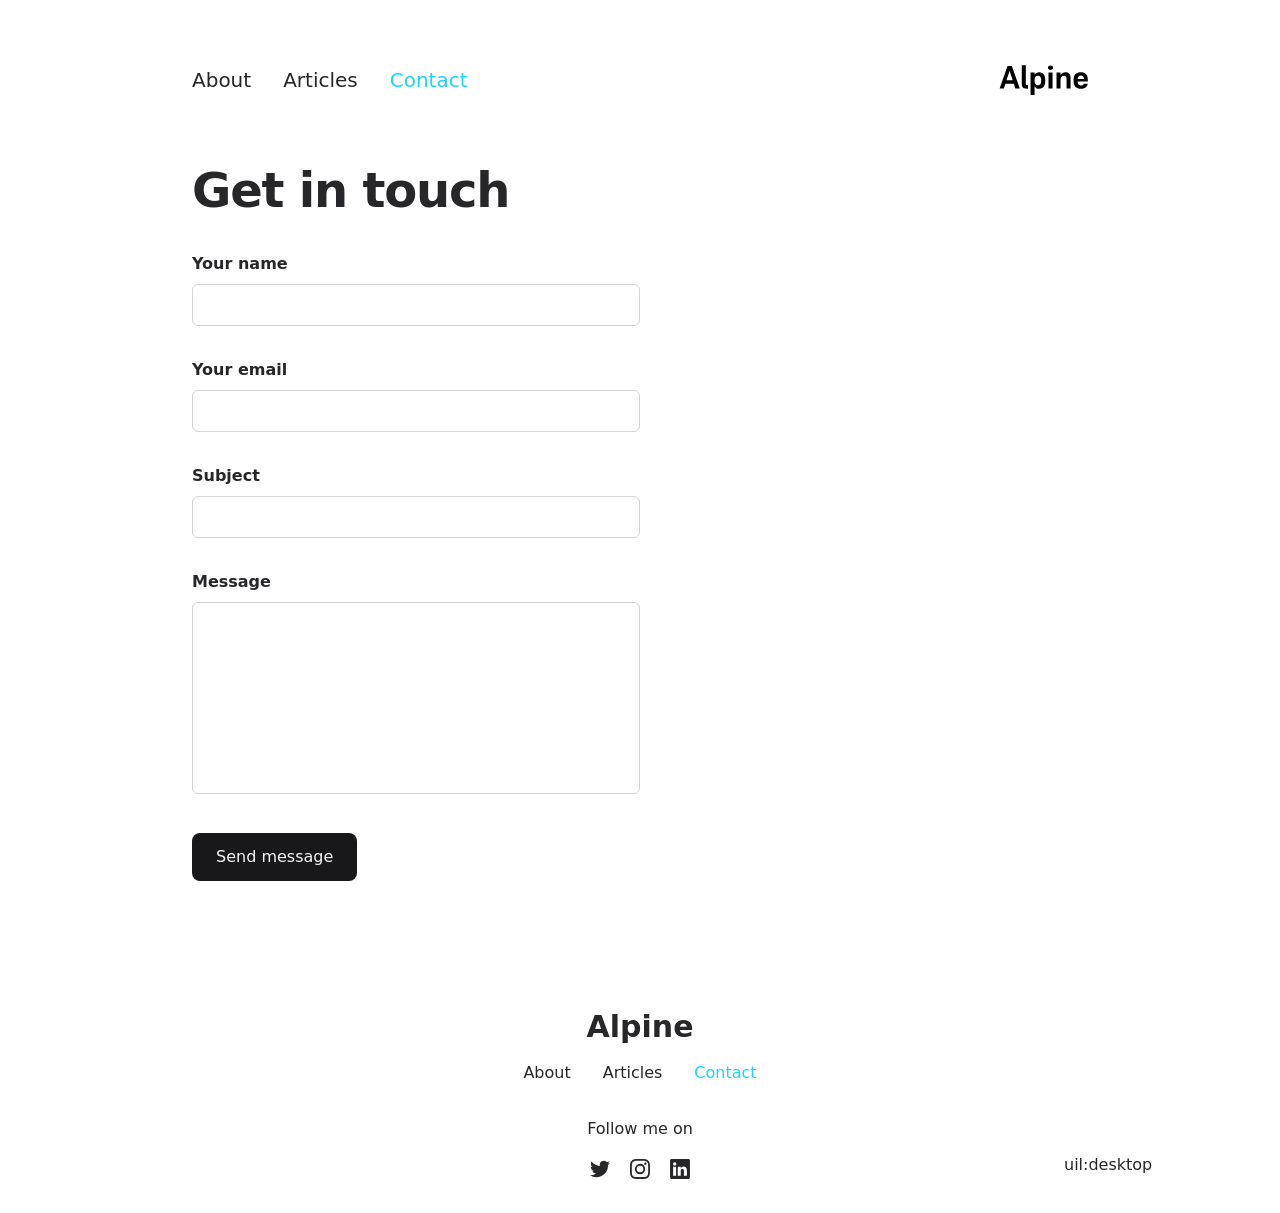
<file: contact/index.html>
<!DOCTYPE html><html lang="en"><head><meta charset="utf-8">
<meta name="viewport" content="width=device-width, initial-scale=1">
<title>Contact</title>
<meta name="twitter:card" content="summary_large_image">
<meta name="description" content="The minimalist blog theme">
<meta property="og:description" content="The minimalist blog theme">
<meta property="og:image" content="/social-card-preview.png">
<meta property="og:image:width" content="400">
<meta property="og:image:height" content="300">
<meta property="og:image:alt" content="An image showcasing my project.">
<meta property="og:title" content="Contact">
<link rel="preload" as="fetch" crossorigin="anonymous" href="/contact/_payload.json">
<link rel="stylesheet" href="/_nuxt/entry.m_jOQNBU.css">
<link rel="stylesheet" href="/_nuxt/DocumentDrivenNotFound.Tw_yEoud.css">
<link rel="stylesheet" href="/_nuxt/ProseH1.kznfNM1q.css">
<link rel="stylesheet" href="/_nuxt/ContactForm.e06R2_Oy.css">
<link rel="stylesheet" href="/_nuxt/Input.PzSyTsMo.css">
<link rel="stylesheet" href="/_nuxt/Button.Zu8zzA3c.css">
<link rel="modulepreload" as="script" crossorigin href="/_nuxt/entry.NAH1qKoM.js">
<link rel="modulepreload" as="script" crossorigin href="/_nuxt/NuxtImg.18aCBuiV.js">
<link rel="modulepreload" as="script" crossorigin href="/_nuxt/document-driven.BTmnHua1.js">
<link rel="modulepreload" as="script" crossorigin href="/_nuxt/DocumentDrivenEmpty.ptMvVq5S.js">
<link rel="modulepreload" as="script" crossorigin href="/_nuxt/ContentRenderer.TcPy23Lj.js">
<link rel="modulepreload" as="script" crossorigin href="/_nuxt/ContentRendererMarkdown.vue.dUht9I-4.js">
<link rel="modulepreload" as="script" crossorigin href="/_nuxt/preview.mXpIZkSc.js">
<link rel="modulepreload" as="script" crossorigin href="/_nuxt/DocumentDrivenNotFound.jMCohRNG.js">
<link rel="modulepreload" as="script" crossorigin href="/_nuxt/default.hLQRgDBb.js">
<link rel="modulepreload" as="script" crossorigin href="/_nuxt/ContentRendererMarkdown.XbxiU_ZU.js">
<link rel="modulepreload" as="script" crossorigin href="/_nuxt/ProseH1.pNLyhdFx.js">
<link rel="modulepreload" as="script" crossorigin href="/_nuxt/ContactForm.3HEUgciy.js">
<link rel="modulepreload" as="script" crossorigin href="/_nuxt/Input.45qajLw7.js">
<link rel="modulepreload" as="script" crossorigin href="/_nuxt/Button.ViSXrG2v.js">
<link rel="prefetch" as="style" href="/_nuxt/article.AOpJSiid.css">
<link rel="prefetch" as="style" href="/_nuxt/ProseA.BTpm-ibL.css">
<link rel="prefetch" as="script" crossorigin href="/_nuxt/article.kIPcv6Kb.js">
<link rel="prefetch" as="script" crossorigin href="/_nuxt/ProseA.p9GJgdSD.js">
<link rel="prefetch" as="script" crossorigin href="/_nuxt/date.3uOv5BcS.js">
<link rel="prefetch" as="script" crossorigin href="/_nuxt/page.GRwrLOdW.js">
<link rel="prefetch" as="script" crossorigin href="/_nuxt/client-db.34RD1-0V.js">
<link rel="prefetch" as="script" crossorigin href="/_nuxt/slugify.t9rBGHnI.js">
<link rel="prefetch" as="style" href="/_nuxt/useStudio.tkaIHU1L.css">
<link rel="prefetch" as="script" crossorigin href="/_nuxt/useStudio.O-Pha-8A.js">
<link rel="prefetch" as="script" crossorigin href="/_nuxt/query.GLopt4Tm.js">
<link rel="prefetch" as="style" href="/_nuxt/error-404._LjjY-y0.css">
<link rel="prefetch" as="script" crossorigin href="/_nuxt/error-404.yBKcKZU-.js">
<link rel="prefetch" as="style" href="/_nuxt/error-500.Ke0_YfD7.css">
<link rel="prefetch" as="script" crossorigin href="/_nuxt/error-500.zgaB5Cwd.js">
<script type="module" src="/_nuxt/entry.NAH1qKoM.js" crossorigin></script><style id="pinceau-runtime-hydratable">@media{.phy[--]{--puid:uzxAlI-v;}.pv-ZDymh6{max-width:var(--elements-container-maxWidth);padding-left:var(--elements-container-padding-mobile);padding-right:var(--elements-container-padding-mobile);}@media (min-width: 475px){.pv-ZDymh6{padding-left:var(--elements-container-padding-xs);padding-right:var(--elements-container-padding-xs);}}@media (min-width: 640px){.pv-ZDymh6{padding-left:var(--elements-container-padding-sm);padding-right:var(--elements-container-padding-sm);}}@media (min-width: 768px){.pv-ZDymh6{padding-left:var(--elements-container-padding-md);padding-right:var(--elements-container-padding-md);}}} </style><style id="pinceau-theme">@media { :root {--pinceau-mq: initial; --alpine-readableLine: 68ch;--alpine-backdrop-backgroundColor: #f4f4f5b3;--prose-code-inline-padding: 0.2rem 0.375rem 0.2rem 0.375rem;--prose-code-block-backdropFilter: contrast(1);--prose-code-block-border-style: solid;--prose-code-block-border-width: 1px;--prose-tbody-tr-borderBottom-style: dashed;--prose-tbody-tr-borderBottom-width: 1px;--prose-th-textAlign: inherit;--prose-thead-borderBottom-style: solid;--prose-thead-borderBottom-width: 1px;--prose-thead-border-style: solid;--prose-thead-border-width: 0px;--prose-table-textAlign: start;--prose-hr-width: 1px;--prose-hr-style: solid;--prose-li-listStylePosition: outside;--prose-ol-li-markerColor: currentColor;--prose-ol-paddingInlineStart: 21px;--prose-ol-listStyleType: decimal;--prose-ul-li-markerColor: currentColor;--prose-ul-paddingInlineStart: 21px;--prose-ul-listStyleType: disc;--prose-blockquote-border-style: solid;--prose-blockquote-border-width: 4px;--prose-blockquote-quotes: '201C' '201D' '2018' '2019';--prose-blockquote-paddingInlineStart: 24px;--prose-a-code-color-hover: currentColor;--prose-a-code-color-static: currentColor;--prose-a-hasCode-borderBottom: none;--prose-a-border-distance: 2px;--prose-a-border-color-hover: currentColor;--prose-a-border-color-static: currentColor;--prose-a-border-style-hover: solid;--prose-a-border-style-static: dashed;--prose-a-border-width: 1px;--prose-a-color-static: inherit;--prose-a-textDecoration: none;--prose-h6-margin: 3rem 0 2rem;--prose-h5-margin: 3rem 0 2rem;--prose-h4-margin: 3rem 0 2rem;--prose-h3-margin: 3rem 0 2rem;--prose-h2-margin: 3rem 0 2rem;--prose-h1-margin: 0 0 2rem;--prose-p-fontSize: 18px;--typography-lead-loose: 2;--typography-lead-relaxed: 1.625;--typography-lead-normal: 1.5;--typography-lead-snug: 1.375;--typography-lead-tight: 1.25;--typography-lead-none: 1;--typography-lead-10: 2.5rem;--typography-lead-9: 2.25rem;--typography-lead-8: 2rem;--typography-lead-7: 1.75rem;--typography-lead-6: 1.5rem;--typography-lead-5: 1.25rem;--typography-lead-4: 1rem;--typography-lead-3: .75rem;--typography-lead-2: .5rem;--typography-lead-1: .025rem;--typography-fontWeight-black: 900;--typography-fontWeight-extrabold: 800;--typography-fontWeight-bold: 700;--typography-fontWeight-semibold: 600;--typography-fontWeight-medium: 500;--typography-fontWeight-normal: 400;--typography-fontWeight-light: 300;--typography-fontWeight-extralight: 200;--typography-fontWeight-thin: 100;--typography-fontSize-9xl: 128px;--typography-fontSize-8xl: 96px;--typography-fontSize-7xl: 72px;--typography-fontSize-6xl: 60px;--typography-fontSize-5xl: 48px;--typography-fontSize-4xl: 36px;--typography-fontSize-3xl: 30px;--typography-fontSize-2xl: 24px;--typography-fontSize-xl: 20px;--typography-fontSize-lg: 18px;--typography-fontSize-base: 16px;--typography-fontSize-sm: 14px;--typography-fontSize-xs: 12px;--typography-letterSpacing-wide: 0.025em;--typography-letterSpacing-tight: -0.025em;--typography-verticalMargin-base: 24px;--typography-verticalMargin-sm: 16px;--elements-border-secondary-hover: [object Object];--elements-backdrop-background: #fffc;--elements-backdrop-filter: saturate(200%) blur(20px);--elements-container-maxWidth: 64rem;--lead-loose: 2;--lead-relaxed: 1.625;--lead-normal: 1.5;--lead-snug: 1.375;--lead-tight: 1.25;--lead-none: 1;--lead-10: 2.5rem;--lead-9: 2.25rem;--lead-8: 2rem;--lead-7: 1.75rem;--lead-6: 1.5rem;--lead-5: 1.25rem;--lead-4: 1rem;--lead-3: .75rem;--lead-2: .5rem;--lead-1: .025rem;--letterSpacing-widest: 0.1em;--letterSpacing-wider: 0.05em;--letterSpacing-wide: 0.025em;--letterSpacing-normal: 0em;--letterSpacing-tight: -0.025em;--letterSpacing-tighter: -0.05em;--fontSize-9xl: 8rem;--fontSize-8xl: 6rem;--fontSize-7xl: 4.5rem;--fontSize-6xl: 3.75rem;--fontSize-5xl: 3rem;--fontSize-4xl: 2.25rem;--fontSize-3xl: 1.875rem;--fontSize-2xl: 1.5rem;--fontSize-xl: 1.25rem;--fontSize-lg: 1.125rem;--fontSize-base: 1rem;--fontSize-sm: 0.875rem;--fontSize-xs: 0.75rem;--fontWeight-black: 900;--fontWeight-extrabold: 800;--fontWeight-bold: 700;--fontWeight-semibold: 600;--fontWeight-medium: 500;--fontWeight-normal: 400;--fontWeight-light: 300;--fontWeight-extralight: 200;--fontWeight-thin: 100;--font-mono: ui-monospace, SFMono-Regular, Menlo, Monaco, Consolas, Liberation Mono, Courier New, monospace;--font-serif: ui-serif, Georgia, Cambria, Times New Roman, Times, serif;--font-sans: ui-sans-serif, system-ui, -apple-system, BlinkMacSystemFont, Segoe UI, Roboto, Helvetica Neue, Arial, Noto Sans, sans-serif, Apple Color Emoji, Segoe UI Emoji, Segoe UI Symbol, Noto Color Emoji;--opacity-total: 1;--opacity-high: 0.8;--opacity-medium: 0.5;--opacity-soft: 0.3;--opacity-light: 0.15;--opacity-bright: 0.1;--opacity-noOpacity: 0;--borderWidth-lg: 3px;--borderWidth-md: 2px;--borderWidth-sm: 1px;--borderWidth-noBorder: 0;--space-rem-875: 0.875rem;--space-rem-625: 0.625rem;--space-rem-375: 0.375rem;--space-rem-125: 0.125rem;--space-px: 1px;--space-128: 32rem;--space-96: 24rem;--space-80: 20rem;--space-72: 18rem;--space-64: 16rem;--space-60: 15rem;--space-56: 14rem;--space-52: 13rem;--space-48: 12rem;--space-44: 11rem;--space-40: 10rem;--space-36: 9rem;--space-32: 8rem;--space-28: 7rem;--space-24: 6rem;--space-20: 5rem;--space-16: 4rem;--space-14: 3.5rem;--space-12: 3rem;--space-11: 2.75rem;--space-10: 2.5rem;--space-9: 2.25rem;--space-8: 2rem;--space-7: 1.75rem;--space-6: 1.5rem;--space-5: 1.25rem;--space-4: 1rem;--space-3: 0.75rem;--space-2: 0.5rem;--space-1: 0.25rem;--space-0: 0px;--size-full: 100%;--size-7xl: 80rem;--size-6xl: 72rem;--size-5xl: 64rem;--size-4xl: 56rem;--size-3xl: 48rem;--size-2xl: 42rem;--size-xl: 36rem;--size-lg: 32rem;--size-md: 28rem;--size-sm: 24rem;--size-xs: 20rem;--size-200: 200px;--size-104: 104px;--size-80: 80px;--size-64: 64px;--size-56: 56px;--size-48: 48px;--size-40: 40px;--size-32: 32px;--size-24: 24px;--size-20: 20px;--size-16: 16px;--size-12: 12px;--size-8: 8px;--size-6: 6px;--size-4: 4px;--size-2: 2px;--size-0: 0px;--radii-full: 9999px;--radii-3xl: 1.75rem;--radii-2xl: 1.5rem;--radii-xl: 1rem;--radii-lg: 0.75rem;--radii-md: 0.5rem;--radii-sm: 0.375rem;--radii-xs: 0.25rem;--radii-2xs: 0.125rem;--radii-none: 0px;--shadow-none: 0px 0px 0px 0px transparent;--shadow-lg: 0px 10px 15px -3px #000000, 0px 4px 6px -4px #000000;--shadow-md: 0px 4px 6px -1px #000000, 0px 2px 4px -2px #000000;--shadow-sm: 0px 1px 3px 0px #000000, 0px 1px 2px -1px #000000;--shadow-xs: 0px 1px 2px 0px #000000;--height-screen: 100vh;--width-screen: 100vw;--color-primary-900: #002e38;--color-primary-800: #005c70;--color-primary-700: #008aa9;--color-primary-600: #00b9e1;--color-primary-500: #1ad6ff;--color-primary-400: #40ddff;--color-primary-300: #66e4ff;--color-primary-200: #8deaff;--color-primary-100: #b3f1ff;--color-primary-50: #d9f8ff;--color-ruby-900: #380011;--color-ruby-800: #700021;--color-ruby-700: #a90032;--color-ruby-600: #e10043;--color-ruby-500: #ff1a5e;--color-ruby-400: #ff4079;--color-ruby-300: #ff6694;--color-ruby-200: #ff8dae;--color-ruby-100: #ffb3c9;--color-ruby-50: #ffd9e4;--color-pink-900: #380025;--color-pink-800: #70004b;--color-pink-700: #a90070;--color-pink-600: #e10095;--color-pink-500: #ff1ab2;--color-pink-400: #ff40bf;--color-pink-300: #ff66cc;--color-pink-200: #ff8dd8;--color-pink-100: #ffb3e5;--color-pink-50: #ffd9f2;--color-purple-900: #190038;--color-purple-800: #330070;--color-purple-700: #4c00a9;--color-purple-600: #6500e1;--color-purple-500: #811aff;--color-purple-400: #9640ff;--color-purple-300: #ab66ff;--color-purple-200: #c08dff;--color-purple-100: #d5b3ff;--color-purple-50: #ead9ff;--color-royalblue-900: #0b0531;--color-royalblue-800: #160a62;--color-royalblue-700: #211093;--color-royalblue-600: #2c15c4;--color-royalblue-500: #4127e8;--color-royalblue-400: #614bec;--color-royalblue-300: #806ff0;--color-royalblue-200: #a093f3;--color-royalblue-100: #c0b7f7;--color-royalblue-50: #dfdbfb;--color-indigoblue-900: #001238;--color-indigoblue-800: #002370;--color-indigoblue-700: #0035a9;--color-indigoblue-600: #0047e1;--color-indigoblue-500: #1a62ff;--color-indigoblue-400: #407cff;--color-indigoblue-300: #6696ff;--color-indigoblue-200: #8db0ff;--color-indigoblue-100: #b3cbff;--color-indigoblue-50: #d9e5ff;--color-blue-900: #002438;--color-blue-800: #004870;--color-blue-700: #006ca9;--color-blue-600: #0090e1;--color-blue-500: #1aadff;--color-blue-400: #40bbff;--color-blue-300: #66c8ff;--color-blue-200: #8dd6ff;--color-blue-100: #b3e4ff;--color-blue-50: #d9f1ff;--color-lightblue-900: #002e38;--color-lightblue-800: #005c70;--color-lightblue-700: #008aa9;--color-lightblue-600: #00b9e1;--color-lightblue-500: #1ad6ff;--color-lightblue-400: #40ddff;--color-lightblue-300: #66e4ff;--color-lightblue-200: #8deaff;--color-lightblue-100: #b3f1ff;--color-lightblue-50: #d9f8ff;--color-teal-900: #062a28;--color-teal-800: #0b544f;--color-teal-700: #117d77;--color-teal-600: #16a79e;--color-teal-500: #1cd1c6;--color-teal-400: #36e4da;--color-teal-300: #5fe9e1;--color-teal-200: #87efe9;--color-teal-100: #aff4f0;--color-teal-50: #d7faf8;--color-pear-900: #2a2b09;--color-pear-800: #545512;--color-pear-700: #7e801b;--color-pear-600: #a8aa24;--color-pear-500: #d0d32f;--color-pear-400: #d8da52;--color-pear-300: #e0e274;--color-pear-200: #e8e997;--color-pear-100: #eff0ba;--color-pear-50: #f7f8dc;--color-red-900: #380300;--color-red-800: #700700;--color-red-700: #a90a00;--color-red-600: #e10e00;--color-red-500: #ff281a;--color-red-400: #ff4c40;--color-red-300: #ff7066;--color-red-200: #ff948d;--color-red-100: #ffb7b3;--color-red-50: #ffdbd9;--color-orange-900: #381800;--color-orange-800: #702f00;--color-orange-700: #a94700;--color-orange-600: #e15e00;--color-orange-500: #ff7a1a;--color-orange-400: #ff9040;--color-orange-300: #ffa666;--color-orange-200: #ffbd8d;--color-orange-100: #ffd3b3;--color-orange-50: #ffe9d9;--color-yellow-900: #362b03;--color-yellow-800: #6d5605;--color-yellow-700: #a38108;--color-yellow-600: #daac0a;--color-yellow-500: #f5c828;--color-yellow-400: #f7d14c;--color-yellow-300: #f8da70;--color-yellow-200: #fae393;--color-yellow-100: #fcedb7;--color-yellow-50: #fdf6db;--color-green-900: #003f25;--color-green-800: #005e38;--color-green-700: #007e4a;--color-green-600: #009d5d;--color-green-500: #00bd6f;--color-green-400: #00dc82;--color-green-300: #30ffaa;--color-green-200: #83ffcc;--color-green-100: #acffdd;--color-green-50: #d6ffee;--color-gray-900: #18181B;--color-gray-800: #27272A;--color-gray-700: #3f3f46;--color-gray-600: #52525B;--color-gray-500: #71717A;--color-gray-400: #a1a1aa;--color-gray-300: #D4d4d8;--color-gray-200: #e4e4e7;--color-gray-100: #f4f4f5;--color-gray-50: #fafafa;--color-black: #0c0c0d;--color-white: #FFFFFF;--media-portrait: only screen and (orientation: portrait);--media-landscape: only screen and (orientation: landscape);--media-rm: (prefers-reduced-motion: reduce);--media-2xl: (min-width: 1536px);--media-xl: (min-width: 1280px);--media-lg: (min-width: 1024px);--media-md: (min-width: 768px);--media-sm: (min-width: 640px);--media-xs: (min-width: 475px);--alpine-body-color: var(--color-gray-800);--alpine-body-backgroundColor: var(--color-white);--prose-code-inline-fontWeight: var(--typography-fontWeight-normal);--prose-code-inline-fontSize: var(--typography-fontSize-sm);--prose-code-inline-borderRadius: var(--radii-xs);--prose-code-block-pre-padding: var(--typography-verticalMargin-sm);--prose-code-block-margin: var(--typography-verticalMargin-base) 0;--prose-code-block-fontSize: var(--typography-fontSize-sm);--prose-tbody-code-inline-fontSize: var(--typography-fontSize-sm);--prose-tbody-td-padding: var(--typography-verticalMargin-sm);--prose-th-fontWeight: var(--typography-fontWeight-semibold);--prose-th-padding: 0 var(--typography-verticalMargin-sm) var(--typography-verticalMargin-sm) var(--typography-verticalMargin-sm);--prose-table-lineHeight: var(--typography-lead-6);--prose-table-fontSize: var(--typography-fontSize-sm);--prose-table-margin: var(--typography-verticalMargin-base) 0;--prose-hr-margin: var(--typography-verticalMargin-base) 0;--prose-li-margin: var(--typography-verticalMargin-sm) 0;--prose-ol-margin: var(--typography-verticalMargin-base) 0;--prose-ul-margin: var(--typography-verticalMargin-base) 0;--prose-blockquote-margin: var(--typography-verticalMargin-base) 0;--prose-a-code-border-style: var(--prose-a-border-style-static);--prose-a-code-border-width: var(--prose-a-border-width);--prose-a-fontWeight: var(--typography-fontWeight-medium);--prose-img-margin: var(--typography-verticalMargin-base) 0;--prose-strong-fontWeight: var(--typography-fontWeight-semibold);--prose-h6-iconSize: var(--typography-fontSize-base);--prose-h6-fontWeight: var(--typography-fontWeight-semibold);--prose-h6-lineHeight: var(--typography-lead-normal);--prose-h6-fontSize: var(--typography-fontSize-lg);--prose-h5-iconSize: var(--typography-fontSize-lg);--prose-h5-fontWeight: var(--typography-fontWeight-semibold);--prose-h5-lineHeight: var(--typography-lead-snug);--prose-h5-fontSize: var(--typography-fontSize-xl);--prose-h4-iconSize: var(--typography-fontSize-lg);--prose-h4-letterSpacing: var(--typography-letterSpacing-tight);--prose-h4-fontWeight: var(--typography-fontWeight-semibold);--prose-h4-lineHeight: var(--typography-lead-snug);--prose-h4-fontSize: var(--typography-fontSize-2xl);--prose-h3-iconSize: var(--typography-fontSize-xl);--prose-h3-letterSpacing: var(--typography-letterSpacing-tight);--prose-h3-fontWeight: var(--typography-fontWeight-semibold);--prose-h3-lineHeight: var(--typography-lead-snug);--prose-h3-fontSize: var(--typography-fontSize-3xl);--prose-h2-iconSize: var(--typography-fontSize-2xl);--prose-h2-letterSpacing: var(--typography-letterSpacing-tight);--prose-h2-fontWeight: var(--typography-fontWeight-semibold);--prose-h2-lineHeight: var(--typography-lead-tight);--prose-h2-fontSize: var(--typography-fontSize-4xl);--prose-h1-iconSize: var(--typography-fontSize-3xl);--prose-h1-letterSpacing: var(--typography-letterSpacing-tight);--prose-h1-fontWeight: var(--typography-fontWeight-bold);--prose-h1-lineHeight: var(--typography-lead-tight);--prose-h1-fontSize: var(--typography-fontSize-5xl);--prose-p-br-margin: var(--typography-verticalMargin-base) 0 0 0;--prose-p-margin: var(--typography-verticalMargin-base) 0;--prose-p-lineHeight: var(--typography-lead-normal);--typography-color-primary-900: var(--color-primary-900);--typography-color-primary-800: var(--color-primary-800);--typography-color-primary-700: var(--color-primary-700);--typography-color-primary-600: var(--color-primary-600);--typography-color-primary-500: var(--color-primary-500);--typography-color-primary-400: var(--color-primary-400);--typography-color-primary-300: var(--color-primary-300);--typography-color-primary-200: var(--color-primary-200);--typography-color-primary-100: var(--color-primary-100);--typography-color-primary-50: var(--color-primary-50);--typography-font-code: var(--font-mono);--typography-font-body: var(--font-sans);--typography-font-display: var(--font-sans);--typography-body-backgroundColor: var(--color-white);--typography-body-color: var(--color-black);--elements-state-danger-borderColor-secondary: var(--color-red-200);--elements-state-danger-borderColor-primary: var(--color-red-100);--elements-state-danger-backgroundColor-secondary: var(--color-red-100);--elements-state-danger-backgroundColor-primary: var(--color-red-50);--elements-state-danger-color-secondary: var(--color-red-600);--elements-state-danger-color-primary: var(--color-red-500);--elements-state-warning-borderColor-secondary: var(--color-yellow-200);--elements-state-warning-borderColor-primary: var(--color-yellow-100);--elements-state-warning-backgroundColor-secondary: var(--color-yellow-100);--elements-state-warning-backgroundColor-primary: var(--color-yellow-50);--elements-state-warning-color-secondary: var(--color-yellow-700);--elements-state-warning-color-primary: var(--color-yellow-600);--elements-state-success-borderColor-secondary: var(--color-green-200);--elements-state-success-borderColor-primary: var(--color-green-100);--elements-state-success-backgroundColor-secondary: var(--color-green-100);--elements-state-success-backgroundColor-primary: var(--color-green-50);--elements-state-success-color-secondary: var(--color-green-600);--elements-state-success-color-primary: var(--color-green-500);--elements-state-info-borderColor-secondary: var(--color-blue-200);--elements-state-info-borderColor-primary: var(--color-blue-100);--elements-state-info-backgroundColor-secondary: var(--color-blue-100);--elements-state-info-backgroundColor-primary: var(--color-blue-50);--elements-state-info-color-secondary: var(--color-blue-600);--elements-state-info-color-primary: var(--color-blue-500);--elements-state-primary-borderColor-secondary: var(--color-primary-200);--elements-state-primary-borderColor-primary: var(--color-primary-100);--elements-state-primary-backgroundColor-secondary: var(--color-primary-100);--elements-state-primary-backgroundColor-primary: var(--color-primary-50);--elements-state-primary-color-secondary: var(--color-primary-700);--elements-state-primary-color-primary: var(--color-primary-600);--elements-surface-secondary-backgroundColor: var(--color-gray-200);--elements-surface-primary-backgroundColor: var(--color-gray-100);--elements-surface-background-base: var(--color-gray-100);--elements-border-secondary-static: var(--color-gray-200);--elements-border-primary-hover: var(--color-gray-200);--elements-border-primary-static: var(--color-gray-100);--elements-container-padding-md: var(--space-16);--elements-container-padding-sm: var(--space-12);--elements-container-padding-xs: var(--space-8);--elements-container-padding-mobile: var(--space-6);--elements-text-secondary-color-hover: var(--color-gray-700);--elements-text-secondary-color-static: var(--color-gray-500);--elements-text-primary-color-static: var(--color-gray-900);--text-6xl-lineHeight: var(--lead-none);--text-6xl-fontSize: var(--fontSize-6xl);--text-5xl-lineHeight: var(--lead-none);--text-5xl-fontSize: var(--fontSize-5xl);--text-4xl-lineHeight: var(--lead-10);--text-4xl-fontSize: var(--fontSize-4xl);--text-3xl-lineHeight: var(--lead-9);--text-3xl-fontSize: var(--fontSize-3xl);--text-2xl-lineHeight: var(--lead-8);--text-2xl-fontSize: var(--fontSize-2xl);--text-xl-lineHeight: var(--lead-7);--text-xl-fontSize: var(--fontSize-xl);--text-lg-lineHeight: var(--lead-7);--text-lg-fontSize: var(--fontSize-lg);--text-base-lineHeight: var(--lead-6);--text-base-fontSize: var(--fontSize-base);--text-sm-lineHeight: var(--lead-5);--text-sm-fontSize: var(--fontSize-sm);--text-xs-lineHeight: var(--lead-4);--text-xs-fontSize: var(--fontSize-xs);--shadow-2xl: 0px 25px 50px -12px var(--color-gray-900);--shadow-xl: 0px 20px 25px -5px var(--color-gray-400), 0px 8px 10px -6px #000000;--color-secondary-900: var(--color-gray-900);--color-secondary-800: var(--color-gray-800);--color-secondary-700: var(--color-gray-700);--color-secondary-600: var(--color-gray-600);--color-secondary-500: var(--color-gray-500);--color-secondary-400: var(--color-gray-400);--color-secondary-300: var(--color-gray-300);--color-secondary-200: var(--color-gray-200);--color-secondary-100: var(--color-gray-100);--color-secondary-50: var(--color-gray-50);--prose-a-code-background-hover: var(--typography-color-primary-50);--prose-a-code-border-color-hover: var(--typography-color-primary-500);--prose-a-color-hover: var(--typography-color-primary-500);--typography-color-secondary-900: var(--color-secondary-900);--typography-color-secondary-800: var(--color-secondary-800);--typography-color-secondary-700: var(--color-secondary-700);--typography-color-secondary-600: var(--color-secondary-600);--typography-color-secondary-500: var(--color-secondary-500);--typography-color-secondary-400: var(--color-secondary-400);--typography-color-secondary-300: var(--color-secondary-300);--typography-color-secondary-200: var(--color-secondary-200);--typography-color-secondary-100: var(--color-secondary-100);--typography-color-secondary-50: var(--color-secondary-50);--prose-code-inline-backgroundColor: var(--typography-color-secondary-100);--prose-code-inline-color: var(--typography-color-secondary-700);--prose-code-block-backgroundColor: var(--typography-color-secondary-100);--prose-code-block-color: var(--typography-color-secondary-700);--prose-code-block-border-color: var(--typography-color-secondary-200);--prose-tbody-tr-borderBottom-color: var(--typography-color-secondary-200);--prose-th-color: var(--typography-color-secondary-600);--prose-thead-borderBottom-color: var(--typography-color-secondary-200);--prose-thead-border-color: var(--typography-color-secondary-300);--prose-hr-color: var(--typography-color-secondary-200);--prose-blockquote-border-color: var(--typography-color-secondary-200);--prose-blockquote-color: var(--typography-color-secondary-500);--prose-a-code-border-color-static: var(--typography-color-secondary-400); } }@media { :root.dark {--pinceau-mq: dark; --alpine-backdrop-backgroundColor: #18181bb3;--prose-code-block-backdropFilter: contrast(1);--prose-ol-li-markerColor: currentColor;--prose-ul-li-markerColor: currentColor;--prose-a-code-color-hover: currentColor;--prose-a-code-color-static: currentColor;--prose-a-border-color-hover: currentColor;--prose-a-border-color-static: currentColor;--prose-a-color-static: inherit;--elements-backdrop-background: #0c0d0ccc;--alpine-body-color: var(--color-gray-200);--alpine-body-backgroundColor: var(--color-black);--typography-body-backgroundColor: var(--color-black);--typography-body-color: var(--color-white);--elements-state-danger-borderColor-secondary: var(--color-red-700);--elements-state-danger-borderColor-primary: var(--color-red-800);--elements-state-danger-backgroundColor-secondary: var(--color-red-800);--elements-state-danger-backgroundColor-primary: var(--color-red-900);--elements-state-danger-color-secondary: var(--color-red-200);--elements-state-danger-color-primary: var(--color-red-300);--elements-state-warning-borderColor-secondary: var(--color-yellow-700);--elements-state-warning-borderColor-primary: var(--color-yellow-800);--elements-state-warning-backgroundColor-secondary: var(--color-yellow-800);--elements-state-warning-backgroundColor-primary: var(--color-yellow-900);--elements-state-warning-color-secondary: var(--color-yellow-200);--elements-state-warning-color-primary: var(--color-yellow-400);--elements-state-success-borderColor-secondary: var(--color-green-700);--elements-state-success-borderColor-primary: var(--color-green-800);--elements-state-success-backgroundColor-secondary: var(--color-green-800);--elements-state-success-backgroundColor-primary: var(--color-green-900);--elements-state-success-color-secondary: var(--color-green-200);--elements-state-success-color-primary: var(--color-green-400);--elements-state-info-borderColor-secondary: var(--color-blue-700);--elements-state-info-borderColor-primary: var(--color-blue-800);--elements-state-info-backgroundColor-secondary: var(--color-blue-800);--elements-state-info-backgroundColor-primary: var(--color-blue-900);--elements-state-info-color-secondary: var(--color-blue-200);--elements-state-info-color-primary: var(--color-blue-400);--elements-state-primary-borderColor-secondary: var(--color-primary-700);--elements-state-primary-borderColor-primary: var(--color-primary-800);--elements-state-primary-backgroundColor-secondary: var(--color-primary-800);--elements-state-primary-backgroundColor-primary: var(--color-primary-900);--elements-state-primary-color-secondary: var(--color-primary-200);--elements-state-primary-color-primary: var(--color-primary-400);--elements-surface-secondary-backgroundColor: var(--color-gray-800);--elements-surface-primary-backgroundColor: var(--color-gray-900);--elements-surface-background-base: var(--color-gray-900);--elements-border-secondary-static: var(--color-gray-800);--elements-border-primary-hover: var(--color-gray-800);--elements-border-primary-static: var(--color-gray-900);--elements-text-secondary-color-hover: var(--color-gray-200);--elements-text-secondary-color-static: var(--color-gray-400);--elements-text-primary-color-static: var(--color-gray-50);--prose-a-code-background-hover: var(--typography-color-primary-900);--prose-a-code-border-color-hover: var(--typography-color-primary-600);--prose-a-color-hover: var(--typography-color-primary-400);--prose-code-inline-backgroundColor: var(--typography-color-secondary-800);--prose-code-inline-color: var(--typography-color-secondary-200);--prose-code-block-backgroundColor: var(--typography-color-secondary-900);--prose-code-block-color: var(--typography-color-secondary-200);--prose-code-block-border-color: var(--typography-color-secondary-800);--prose-tbody-tr-borderBottom-color: var(--typography-color-secondary-800);--prose-th-color: var(--typography-color-secondary-400);--prose-thead-borderBottom-color: var(--typography-color-secondary-800);--prose-thead-border-color: var(--typography-color-secondary-600);--prose-hr-color: var(--typography-color-secondary-800);--prose-blockquote-border-color: var(--typography-color-secondary-700);--prose-blockquote-color: var(--typography-color-secondary-400);--prose-a-code-border-color-static: var(--typography-color-secondary-600); } }</style><script>"use strict";(()=>{const a=window,e=document.documentElement,m=["dark","light"],c=window&&window.localStorage&&window.localStorage.getItem&&window.localStorage.getItem("nuxt-color-mode")||"system";let n=c==="system"?d():c;const l=e.getAttribute("data-color-mode-forced");l&&(n=l),i(n),a["__NUXT_COLOR_MODE__"]={preference:c,value:n,getColorScheme:d,addColorScheme:i,removeColorScheme:f};function i(o){const t=""+o+"",s="";e.classList?e.classList.add(t):e.className+=" "+t,s&&e.setAttribute("data-"+s,o)}function f(o){const t=""+o+"",s="";e.classList?e.classList.remove(t):e.className=e.className.replace(new RegExp(t,"g"),""),s&&e.removeAttribute("data-"+s)}function r(o){return a.matchMedia("(prefers-color-scheme"+o+")")}function d(){if(a.matchMedia&&r("").media!=="not all"){for(const o of m)if(r(":"+o).matches)return o}return"light"}})();
</script></head><body><div id="__nuxt"><div class="container pv-ZDymh6 pc-uzxAlI app-layout" data-v-6fcf6b27 data-v-dee2dd78><!--[--><div class="nuxt-progress" style="width:0%;height:3px;opacity:0;background-size:Infinity% auto;" data-v-6fcf6b27></div><header class="right" data-v-6fcf6b27 data-v-68f7fa86><div class="menu" data-v-68f7fa86><button aria-label="Navigation Menu" data-v-68f7fa86><svg width="24" height="24" viewBox="0 0 68 68" fill="currentColor" xmlns="http://www.w3.org/2000/svg" data-v-68f7fa86><path d="M8 34C8 32.1362 8 31.2044 8.30448 30.4693C8.71046 29.4892 9.48915 28.7105 10.4693 28.3045C11.2044 28 12.1362 28 14 28C15.8638 28 16.7956 28 17.5307 28.3045C18.5108 28.7105 19.2895 29.4892 19.6955 30.4693C20 31.2044 20 32.1362 20 34C20 35.8638 20 36.7956 19.6955 37.5307C19.2895 38.5108 18.5108 39.2895 17.5307 39.6955C16.7956 40 15.8638 40 14 40C12.1362 40 11.2044 40 10.4693 39.6955C9.48915 39.2895 8.71046 38.5108 8.30448 37.5307C8 36.7956 8 35.8638 8 34Z" data-v-68f7fa86></path><path d="M28 34C28 32.1362 28 31.2044 28.3045 30.4693C28.7105 29.4892 29.4892 28.7105 30.4693 28.3045C31.2044 28 32.1362 28 34 28C35.8638 28 36.7956 28 37.5307 28.3045C38.5108 28.7105 39.2895 29.4892 39.6955 30.4693C40 31.2044 40 32.1362 40 34C40 35.8638 40 36.7956 39.6955 37.5307C39.2895 38.5108 38.5108 39.2895 37.5307 39.6955C36.7956 40 35.8638 40 34 40C32.1362 40 31.2044 40 30.4693 39.6955C29.4892 39.2895 28.7105 38.5108 28.3045 37.5307C28 36.7956 28 35.8638 28 34Z" data-v-68f7fa86></path><path d="M48 34C48 32.1362 48 31.2044 48.3045 30.4693C48.7105 29.4892 49.4892 28.7105 50.4693 28.3045C51.2044 28 52.1362 28 54 28C55.8638 28 56.7956 28 57.5307 28.3045C58.5108 28.7105 59.2895 29.4892 59.6955 30.4693C60 31.2044 60 32.1362 60 34C60 35.8638 60 36.7956 59.6955 37.5307C59.2895 38.5108 58.5108 39.2895 57.5307 39.6955C56.7956 40 55.8638 40 54 40C52.1362 40 51.2044 40 50.4693 39.6955C49.4892 39.2895 48.7105 38.5108 48.3045 37.5307C48 36.7956 48 35.8638 48 34Z" data-v-68f7fa86></path></svg></button></div><div class="overlay" data-v-68f7fa86><nav data-v-68f7fa86 data-v-9c0426b1><ul data-v-9c0426b1><!--[--><li data-v-9c0426b1><a href="/" class="" data-v-9c0426b1><span class="underline-fx" data-v-9c0426b1></span> About</a></li><li data-v-9c0426b1><a href="/articles" class="" data-v-9c0426b1><span class="underline-fx" data-v-9c0426b1></span> Articles</a></li><li data-v-9c0426b1><a aria-current="page" href="/contact" class="router-link-active router-link-exact-active" data-v-9c0426b1><span class="underline-fx" data-v-9c0426b1></span> Contact</a></li><!--]--></ul></nav></div><div class="logo" data-v-68f7fa86><a href="/" class="" data-v-68f7fa86><img src="/logo-dark.svg" class="dark-img" alt="alpine" width="89" height="31" data-v-68f7fa86><img src="/logo.svg" class="light-img" alt="alpine" width="89" height="31" data-v-68f7fa86></a></div><div class="main-nav" data-v-68f7fa86><nav data-v-68f7fa86 data-v-9c0426b1><ul data-v-9c0426b1><!--[--><li data-v-9c0426b1><a href="/" class="" data-v-9c0426b1><span class="underline-fx" data-v-9c0426b1></span> About</a></li><li data-v-9c0426b1><a href="/articles" class="" data-v-9c0426b1><span class="underline-fx" data-v-9c0426b1></span> Articles</a></li><li data-v-9c0426b1><a aria-current="page" href="/contact" class="router-link-active router-link-exact-active" data-v-9c0426b1><span class="underline-fx" data-v-9c0426b1></span> Contact</a></li><!--]--></ul></nav></div></header><!--[--><div class="document-driven-page"><main><!--[--><div><h1 id="get-in-touch" data-v-2fda283c><a aria-current="page" href="/contact#get-in-touch" class="router-link-active router-link-exact-active" data-v-2fda283c><!--[-->Get in touch<!--]--><!----></a></h1><form class="contact-form" method="POST" action data-v-cb5a5ac6><div class="inputs" data-v-cb5a5ac6><!--[--><div data-v-cb5a5ac6 data-v-846bced3><label for="name" data-v-846bced3>Your name</label><input id="name" name="name" value="" type="text" placeholder="" data-v-846bced3></div><div data-v-cb5a5ac6 data-v-846bced3><label for="email" data-v-846bced3>Your email</label><input id="email" name="email" value="" type="email" placeholder="" data-v-846bced3></div><div data-v-cb5a5ac6 data-v-846bced3><label for="subject" data-v-846bced3>Subject</label><input id="subject" name="subject" value="" type="text" placeholder="" data-v-846bced3></div><div data-v-cb5a5ac6 data-v-846bced3><label for="message" data-v-846bced3>Message</label><textarea id="message" name="message" type="textarea" placeholder="" data-v-846bced3></textarea></div><!--]--></div><div data-v-cb5a5ac6><button type="submit" disabled data-v-cb5a5ac6 data-v-818b1bb0><!--[-->Send message<!--]--></button></div></form></div><!--]--></main></div><!--]--><footer class="center" data-v-6fcf6b27 data-v-3b120032><a href="https://www.github.com/nuxt-themes/alpine" rel="noopener noreferrer" class="credits" data-v-3b120032>Alpine</a><div class="navigation" data-v-3b120032><nav data-v-3b120032 data-v-9c0426b1><ul data-v-9c0426b1><!--[--><li data-v-9c0426b1><a href="/" class="" data-v-9c0426b1><span class="underline-fx" data-v-9c0426b1></span> About</a></li><li data-v-9c0426b1><a href="/articles" class="" data-v-9c0426b1><span class="underline-fx" data-v-9c0426b1></span> Articles</a></li><li data-v-9c0426b1><a aria-current="page" href="/contact" class="router-link-active router-link-exact-active" data-v-9c0426b1><span class="underline-fx" data-v-9c0426b1></span> Contact</a></li><!--]--></ul></nav></div><p class="message" data-v-3b120032>Follow me on</p><div class="icons" data-v-3b120032><div class="social" data-v-3b120032><!--[--><a href="https://twitter.com/nuxtlabs" rel="noopener noreferrer" target="_blank" title="nuxtlabs" aria-label="nuxtlabs" data-v-a5e5251d><svg xmlns="http://www.w3.org/2000/svg" xmlns:xlink="http://www.w3.org/1999/xlink" aria-hidden="true" role="img" class="icon" data-v-a5e5251d style="" width="1em" height="1em" viewBox="0 0 24 24" data-v-2de1f9e6><path fill="currentColor" d="M22 5.8a8.49 8.49 0 0 1-2.36.64a4.13 4.13 0 0 0 1.81-2.27a8.21 8.21 0 0 1-2.61 1a4.1 4.1 0 0 0-7 3.74a11.64 11.64 0 0 1-8.45-4.29a4.16 4.16 0 0 0-.55 2.07a4.09 4.09 0 0 0 1.82 3.41a4.05 4.05 0 0 1-1.86-.51v.05a4.1 4.1 0 0 0 3.3 4a3.93 3.93 0 0 1-1.1.17a4.9 4.9 0 0 1-.77-.07a4.11 4.11 0 0 0 3.83 2.84A8.22 8.22 0 0 1 3 18.34a7.93 7.93 0 0 1-1-.06a11.57 11.57 0 0 0 6.29 1.85A11.59 11.59 0 0 0 20 8.45v-.53a8.43 8.43 0 0 0 2-2.12"/></svg></a><a href="https://instagram.com/atinuxt" rel="noopener noreferrer" target="_blank" title="atinuxt" aria-label="atinuxt" data-v-a5e5251d><svg xmlns="http://www.w3.org/2000/svg" xmlns:xlink="http://www.w3.org/1999/xlink" aria-hidden="true" role="img" class="icon" data-v-a5e5251d style="" width="1em" height="1em" viewBox="0 0 24 24" data-v-2de1f9e6><path fill="currentColor" d="M17.34 5.46a1.2 1.2 0 1 0 1.2 1.2a1.2 1.2 0 0 0-1.2-1.2m4.6 2.42a7.59 7.59 0 0 0-.46-2.43a4.94 4.94 0 0 0-1.16-1.77a4.7 4.7 0 0 0-1.77-1.15a7.3 7.3 0 0 0-2.43-.47C15.06 2 14.72 2 12 2s-3.06 0-4.12.06a7.3 7.3 0 0 0-2.43.47a4.78 4.78 0 0 0-1.77 1.15a4.7 4.7 0 0 0-1.15 1.77a7.3 7.3 0 0 0-.47 2.43C2 8.94 2 9.28 2 12s0 3.06.06 4.12a7.3 7.3 0 0 0 .47 2.43a4.7 4.7 0 0 0 1.15 1.77a4.78 4.78 0 0 0 1.77 1.15a7.3 7.3 0 0 0 2.43.47C8.94 22 9.28 22 12 22s3.06 0 4.12-.06a7.3 7.3 0 0 0 2.43-.47a4.7 4.7 0 0 0 1.77-1.15a4.85 4.85 0 0 0 1.16-1.77a7.59 7.59 0 0 0 .46-2.43c0-1.06.06-1.4.06-4.12s0-3.06-.06-4.12M20.14 16a5.61 5.61 0 0 1-.34 1.86a3.06 3.06 0 0 1-.75 1.15a3.19 3.19 0 0 1-1.15.75a5.61 5.61 0 0 1-1.86.34c-1 .05-1.37.06-4 .06s-3 0-4-.06a5.73 5.73 0 0 1-1.94-.3a3.27 3.27 0 0 1-1.1-.75a3 3 0 0 1-.74-1.15a5.54 5.54 0 0 1-.4-1.9c0-1-.06-1.37-.06-4s0-3 .06-4a5.54 5.54 0 0 1 .35-1.9A3 3 0 0 1 5 5a3.14 3.14 0 0 1 1.1-.8A5.73 5.73 0 0 1 8 3.86c1 0 1.37-.06 4-.06s3 0 4 .06a5.61 5.61 0 0 1 1.86.34a3.06 3.06 0 0 1 1.19.8a3.06 3.06 0 0 1 .75 1.1a5.61 5.61 0 0 1 .34 1.9c.05 1 .06 1.37.06 4s-.01 3-.06 4M12 6.87A5.13 5.13 0 1 0 17.14 12A5.12 5.12 0 0 0 12 6.87m0 8.46A3.33 3.33 0 1 1 15.33 12A3.33 3.33 0 0 1 12 15.33"/></svg></a><a href="https://www.linkedin.com/company/nuxtlabs" rel="noopener noreferrer" target="_blank" title="LinkedIn" aria-label="LinkedIn" data-v-a5e5251d><svg xmlns="http://www.w3.org/2000/svg" xmlns:xlink="http://www.w3.org/1999/xlink" aria-hidden="true" role="img" class="icon" data-v-a5e5251d style="" width="1em" height="1em" viewBox="0 0 24 24" data-v-2de1f9e6><path fill="currentColor" d="M20.47 2H3.53a1.45 1.45 0 0 0-1.47 1.43v17.14A1.45 1.45 0 0 0 3.53 22h16.94a1.45 1.45 0 0 0 1.47-1.43V3.43A1.45 1.45 0 0 0 20.47 2M8.09 18.74h-3v-9h3ZM6.59 8.48a1.56 1.56 0 1 1 0-3.12a1.57 1.57 0 1 1 0 3.12m12.32 10.26h-3v-4.83c0-1.21-.43-2-1.52-2A1.65 1.65 0 0 0 12.85 13a2 2 0 0 0-.1.73v5h-3v-9h3V11a3 3 0 0 1 2.71-1.5c2 0 3.45 1.29 3.45 4.06Z"/></svg></a><!--]--></div><div class="color-mode-switch" data-v-3b120032><button aria-label="Color Mode" data-v-3b120032 data-v-ba6240b2><span data-v-ba6240b2></span></button></div></div></footer><!--]--></div></div><script type="application/json" id="__NUXT_DATA__" data-ssr="true" data-src="/contact/_payload.json">[{"state":1,"once":92,"_errors":94,"serverRendered":65,"path":7,"prerenderedAt":96},["Reactive",2],{"$sdd-pages":3,"$sdd-surrounds":37,"$sdd-globals":61,"$scolor-mode":63,"$sdd-navigation":66,"$sicons":83},["ShallowRef",4],["ShallowReactive",5],{"/contact":6},{"_path":7,"_dir":8,"_draft":9,"_partial":9,"_locale":8,"title":10,"description":8,"layout":11,"body":12,"_type":32,"_id":33,"_source":34,"_file":35,"_extension":36},"/contact","",false,"Contact","default",{"type":13,"children":14,"toc":29},"root",[15,24],{"type":16,"tag":17,"props":18,"children":20},"element","h1",{"id":19},"get-in-touch",[21],{"type":22,"value":23},"text","Get in touch",{"type":16,"tag":25,"props":26,"children":28},"contact-form",{":fields":27},"[{\"type\":\"text\",\"name\":\"name\",\"label\":\"Your name\",\"required\":true},{\"type\":\"email\",\"name\":\"email\",\"label\":\"Your email\",\"required\":true},{\"type\":\"text\",\"name\":\"subject\",\"label\":\"Subject\",\"required\":false},{\"type\":\"textarea\",\"name\":\"message\",\"label\":\"Message\",\"required\":true}]",[],{"title":8,"searchDepth":30,"depth":30,"links":31},2,[],"markdown","content:3.contact.md","content","3.contact.md","md",["ShallowRef",38],["ShallowReactive",39],{"/contact":40},[41,47],{"_path":42,"_dir":8,"_draft":9,"_partial":9,"_locale":8,"title":43,"description":8,"layout":44,"_type":32,"_id":45,"_source":34,"_file":46,"_extension":36},"/articles","Articles","page","content:2.articles.md","2.articles.md",{"_path":48,"_dir":49,"_draft":9,"_partial":9,"_locale":8,"title":50,"description":51,"cover":52,"author":53,"date":57,"layout":58,"_type":32,"_id":59,"_source":34,"_file":60,"_extension":36},"/articles/get-started","articles","Get started with Alpine","Creating a blog with Alpine is a command away, as well as deploying to many platforms.","/articles/get-started.webp",{"name":54,"avatarUrl":55,"link":56},"Sébastien Chopin","https://pbs.twimg.com/profile_images/1042510623962275840/1Iw_Mvud_400x400.jpg","https://twitter.com/atinux","2022-08-23T00:00:00.000Z","article","content:articles:1.get-started.md","articles/1.get-started.md",["ShallowRef",62],{},{"preference":64,"value":64,"unknown":65,"forced":9},"system",true,[67,70,82],{"title":68,"_path":69,"layout":11},"About","/",{"title":43,"_path":42,"children":71,"layout":44},[72,73,76,79],{"title":50,"_path":48,"layout":58},{"title":74,"_path":75,"layout":58},"Configure Alpine","/articles/configure",{"title":77,"_path":78,"layout":58},"Write Articles","/articles/write-articles",{"title":80,"_path":81,"layout":58},"Customize Alpine","/articles/design-tokens",{"title":10,"_path":7,"layout":11},{"uil:twitter":84,"uil:instagram":88,"uil:linkedin":90},{"left":85,"top":85,"width":86,"height":86,"rotate":85,"vFlip":9,"hFlip":9,"body":87},0,24,"\u003Cpath fill=\"currentColor\" d=\"M22 5.8a8.49 8.49 0 0 1-2.36.64a4.13 4.13 0 0 0 1.81-2.27a8.21 8.21 0 0 1-2.61 1a4.1 4.1 0 0 0-7 3.74a11.64 11.64 0 0 1-8.45-4.29a4.16 4.16 0 0 0-.55 2.07a4.09 4.09 0 0 0 1.82 3.41a4.05 4.05 0 0 1-1.86-.51v.05a4.1 4.1 0 0 0 3.3 4a3.93 3.93 0 0 1-1.1.17a4.9 4.9 0 0 1-.77-.07a4.11 4.11 0 0 0 3.83 2.84A8.22 8.22 0 0 1 3 18.34a7.93 7.93 0 0 1-1-.06a11.57 11.57 0 0 0 6.29 1.85A11.59 11.59 0 0 0 20 8.45v-.53a8.43 8.43 0 0 0 2-2.12\"/>",{"left":85,"top":85,"width":86,"height":86,"rotate":85,"vFlip":9,"hFlip":9,"body":89},"\u003Cpath fill=\"currentColor\" d=\"M17.34 5.46a1.2 1.2 0 1 0 1.2 1.2a1.2 1.2 0 0 0-1.2-1.2m4.6 2.42a7.59 7.59 0 0 0-.46-2.43a4.94 4.94 0 0 0-1.16-1.77a4.7 4.7 0 0 0-1.77-1.15a7.3 7.3 0 0 0-2.43-.47C15.06 2 14.72 2 12 2s-3.06 0-4.12.06a7.3 7.3 0 0 0-2.43.47a4.78 4.78 0 0 0-1.77 1.15a4.7 4.7 0 0 0-1.15 1.77a7.3 7.3 0 0 0-.47 2.43C2 8.94 2 9.28 2 12s0 3.06.06 4.12a7.3 7.3 0 0 0 .47 2.43a4.7 4.7 0 0 0 1.15 1.77a4.78 4.78 0 0 0 1.77 1.15a7.3 7.3 0 0 0 2.43.47C8.94 22 9.28 22 12 22s3.06 0 4.12-.06a7.3 7.3 0 0 0 2.43-.47a4.7 4.7 0 0 0 1.77-1.15a4.85 4.85 0 0 0 1.16-1.77a7.59 7.59 0 0 0 .46-2.43c0-1.06.06-1.4.06-4.12s0-3.06-.06-4.12M20.14 16a5.61 5.61 0 0 1-.34 1.86a3.06 3.06 0 0 1-.75 1.15a3.19 3.19 0 0 1-1.15.75a5.61 5.61 0 0 1-1.86.34c-1 .05-1.37.06-4 .06s-3 0-4-.06a5.73 5.73 0 0 1-1.94-.3a3.27 3.27 0 0 1-1.1-.75a3 3 0 0 1-.74-1.15a5.54 5.54 0 0 1-.4-1.9c0-1-.06-1.37-.06-4s0-3 .06-4a5.54 5.54 0 0 1 .35-1.9A3 3 0 0 1 5 5a3.14 3.14 0 0 1 1.1-.8A5.73 5.73 0 0 1 8 3.86c1 0 1.37-.06 4-.06s3 0 4 .06a5.61 5.61 0 0 1 1.86.34a3.06 3.06 0 0 1 1.19.8a3.06 3.06 0 0 1 .75 1.1a5.61 5.61 0 0 1 .34 1.9c.05 1 .06 1.37.06 4s-.01 3-.06 4M12 6.87A5.13 5.13 0 1 0 17.14 12A5.12 5.12 0 0 0 12 6.87m0 8.46A3.33 3.33 0 1 1 15.33 12A3.33 3.33 0 0 1 12 15.33\"/>",{"left":85,"top":85,"width":86,"height":86,"rotate":85,"vFlip":9,"hFlip":9,"body":91},"\u003Cpath fill=\"currentColor\" d=\"M20.47 2H3.53a1.45 1.45 0 0 0-1.47 1.43v17.14A1.45 1.45 0 0 0 3.53 22h16.94a1.45 1.45 0 0 0 1.47-1.43V3.43A1.45 1.45 0 0 0 20.47 2M8.09 18.74h-3v-9h3ZM6.59 8.48a1.56 1.56 0 1 1 0-3.12a1.57 1.57 0 1 1 0 3.12m12.32 10.26h-3v-4.83c0-1.21-.43-2-1.52-2A1.65 1.65 0 0 0 12.85 13a2 2 0 0 0-.1.73v5h-3v-9h3V11a3 3 0 0 1 2.71-1.5c2 0 3.45 1.29 3.45 4.06Z\"/>",["Reactive",93],["Set"],["Reactive",95],{},1705567913543]</script>
<script>window.__NUXT__={};window.__NUXT__.config={public:{FORMSPREE_URL:"",plausible:{hashMode:false,trackLocalhost:false,domain:"",apiHost:"https://plausible.io",autoPageviews:true,autoOutboundTracking:false},studio:{apiURL:"https://api.nuxt.studio"},mdc:{components:{prose:true,map:{p:"prose-p",a:"prose-a",blockquote:"prose-blockquote","code-inline":"prose-code-inline",code:"ProseCodeInline",em:"prose-em",h1:"prose-h1",h2:"prose-h2",h3:"prose-h3",h4:"prose-h4",h5:"prose-h5",h6:"prose-h6",hr:"prose-hr",img:"prose-img",ul:"prose-ul",ol:"prose-ol",li:"prose-li",strong:"prose-strong",table:"prose-table",thead:"prose-thead",tbody:"prose-tbody",td:"prose-td",th:"prose-th",tr:"prose-tr"}},headings:{anchorLinks:{h1:false,h2:true,h3:true,h4:true,h5:false,h6:false}}},content:{locales:[],defaultLocale:"",integrity:1705567884031,experimental:{stripQueryParameters:false,advanceQuery:false,clientDB:false},respectPathCase:false,api:{baseURL:"/api/_content"},navigation:{fields:["navTitle","layout"]},tags:{p:"prose-p",a:"prose-a",blockquote:"prose-blockquote","code-inline":"prose-code-inline",code:"ProseCodeInline",em:"prose-em",h1:"prose-h1",h2:"prose-h2",h3:"prose-h3",h4:"prose-h4",h5:"prose-h5",h6:"prose-h6",hr:"prose-hr",img:"prose-img",ul:"prose-ul",ol:"prose-ol",li:"prose-li",strong:"prose-strong",table:"prose-table",thead:"prose-thead",tbody:"prose-tbody",td:"prose-td",th:"prose-th",tr:"prose-tr"},highlight:{theme:{default:"github-light",dark:"github-dark"},preload:["json","js","ts","html","css","vue","diff","shell","markdown","yaml","bash","ini","c","cpp"]},wsUrl:"",documentDriven:{page:true,navigation:true,surround:true,globals:{},layoutFallbacks:["theme"],injectPage:true},host:"",trailingSlash:false,search:"",contentHead:true,anchorLinks:{depth:4,exclude:[1]}}},app:{baseURL:"/",buildAssetsDir:"/_nuxt/",cdnURL:""}}</script></body></html>
</file>
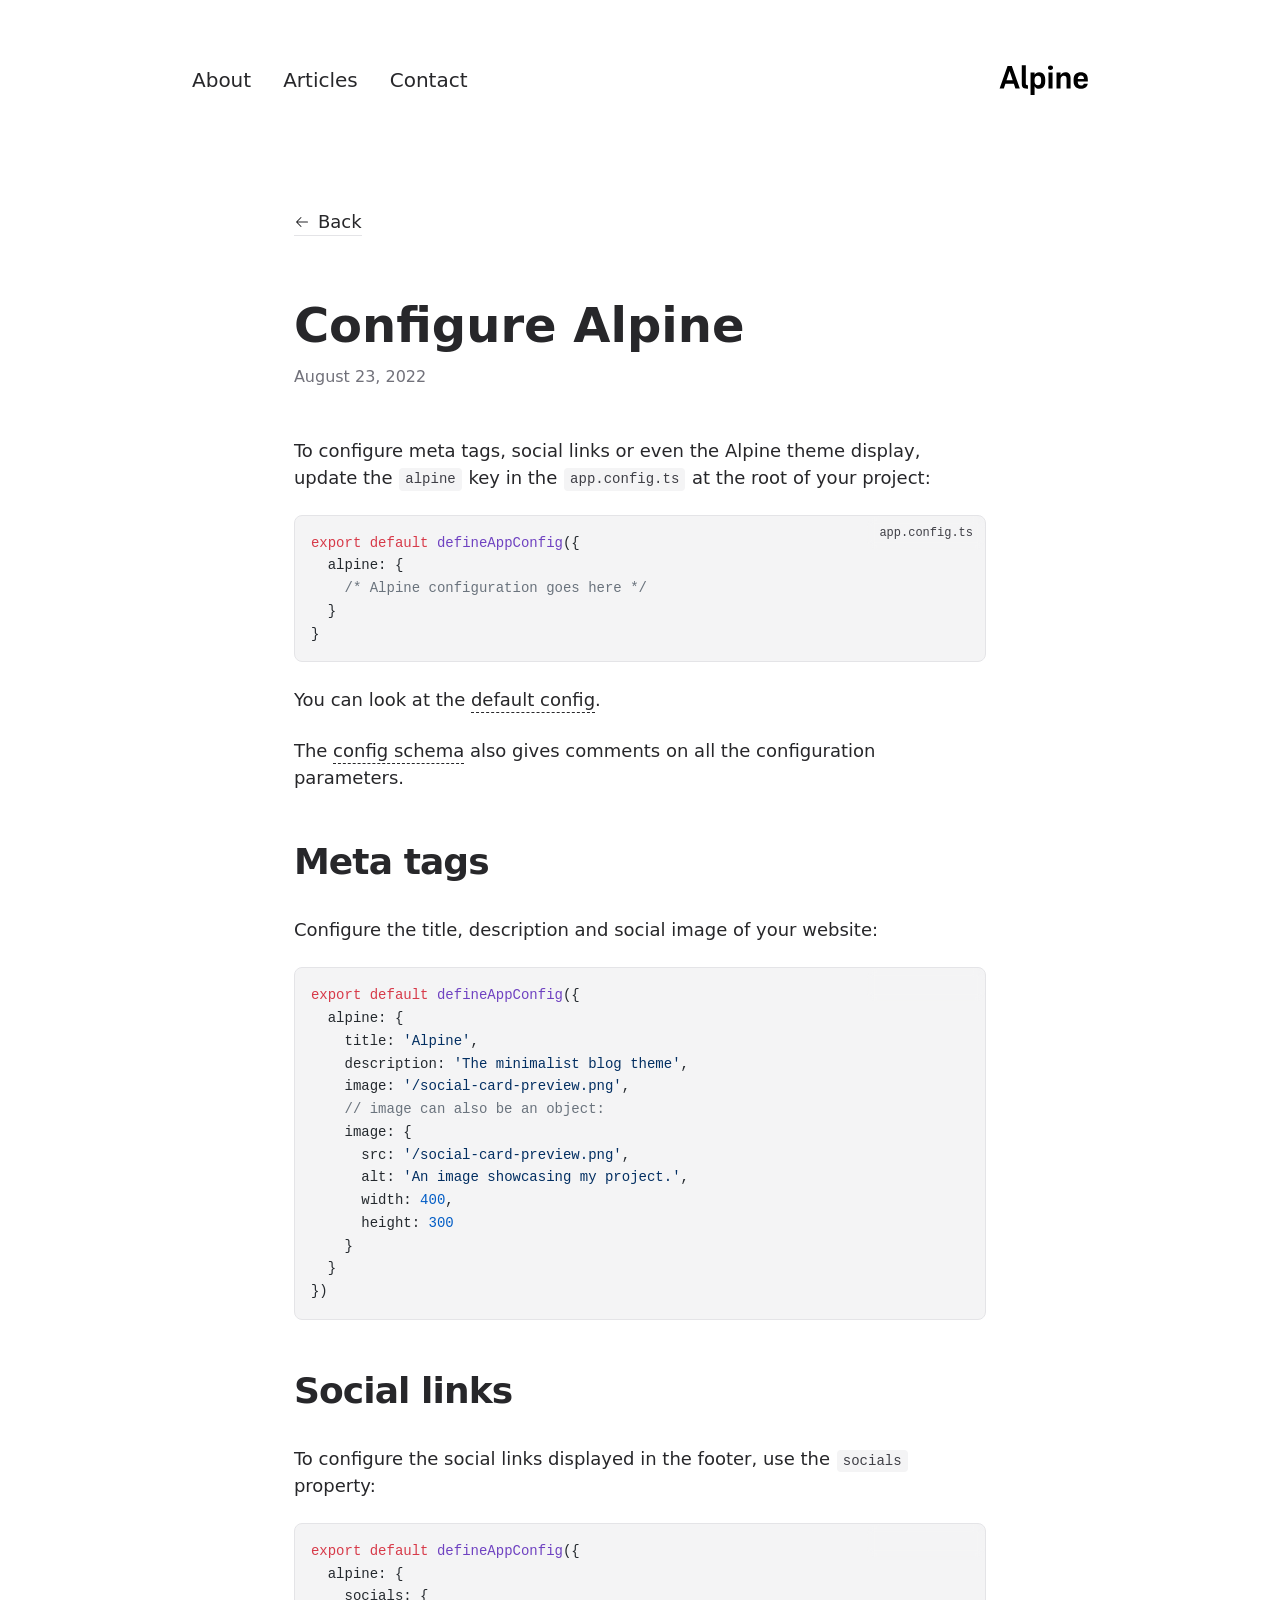
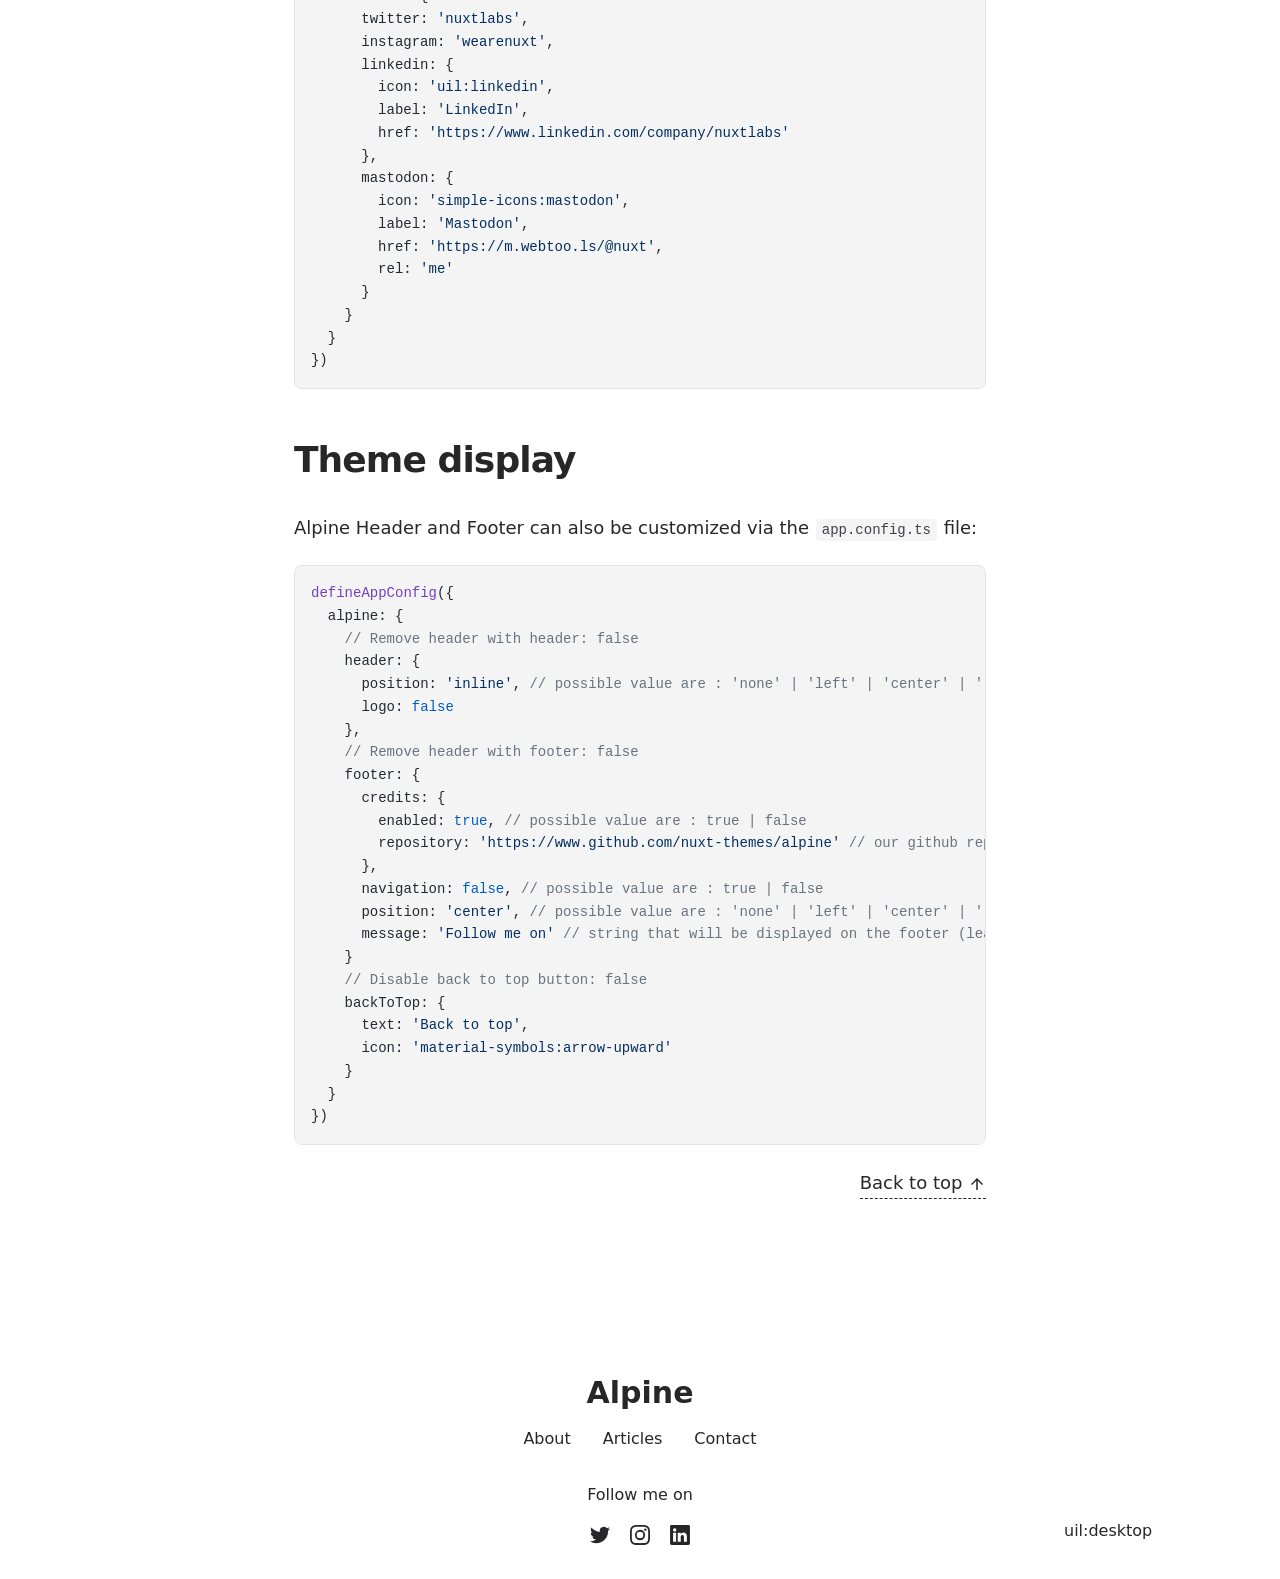
<file: articles/configure/index.html>
<!DOCTYPE html><html lang="en"><head><meta charset="utf-8">
<meta name="viewport" content="width=device-width, initial-scale=1">
<title>Configure Alpine</title>
<meta name="twitter:card" content="summary_large_image">
<meta property="og:image:width" content="400">
<meta property="og:image:height" content="300">
<meta property="og:image:alt" content="An image showcasing my project.">
<meta property="og:title" content="Configure Alpine">
<meta name="description" content="Learn how to configure Alpine with the app.config.ts file.">
<meta property="og:description" content="Learn how to configure Alpine with the app.config.ts file.">
<meta property="og:image" content="/articles/configure-alpine.webp">
<link rel="preload" as="fetch" crossorigin="anonymous" href="/articles/configure/_payload.json">
<link rel="stylesheet" href="/_nuxt/entry.m_jOQNBU.css">
<link rel="stylesheet" href="/_nuxt/DocumentDrivenNotFound.Tw_yEoud.css">
<link rel="stylesheet" href="/_nuxt/article.AOpJSiid.css">
<link rel="stylesheet" href="/_nuxt/ProseA.BTpm-ibL.css">
<link rel="stylesheet" href="/_nuxt/ProseH1.kznfNM1q.css">
<link rel="stylesheet" href="/_nuxt/ProseP.RSimpUT9.css">
<link rel="stylesheet" href="/_nuxt/ProseCodeInline.-lSEDUl2.css">
<link rel="stylesheet" href="/_nuxt/ProsePre.nIRUQbb-.css">
<link rel="stylesheet" href="/_nuxt/ProseCode.A3mKjU5v.css">
<link rel="stylesheet" href="/_nuxt/ProseH2.KpbmU7jn.css">
<link rel="modulepreload" as="script" crossorigin href="/_nuxt/entry.NAH1qKoM.js">
<link rel="modulepreload" as="script" crossorigin href="/_nuxt/NuxtImg.18aCBuiV.js">
<link rel="modulepreload" as="script" crossorigin href="/_nuxt/document-driven.BTmnHua1.js">
<link rel="modulepreload" as="script" crossorigin href="/_nuxt/DocumentDrivenEmpty.ptMvVq5S.js">
<link rel="modulepreload" as="script" crossorigin href="/_nuxt/ContentRenderer.TcPy23Lj.js">
<link rel="modulepreload" as="script" crossorigin href="/_nuxt/ContentRendererMarkdown.vue.dUht9I-4.js">
<link rel="modulepreload" as="script" crossorigin href="/_nuxt/preview.mXpIZkSc.js">
<link rel="modulepreload" as="script" crossorigin href="/_nuxt/DocumentDrivenNotFound.jMCohRNG.js">
<link rel="modulepreload" as="script" crossorigin href="/_nuxt/article.kIPcv6Kb.js">
<link rel="modulepreload" as="script" crossorigin href="/_nuxt/ProseA.p9GJgdSD.js">
<link rel="modulepreload" as="script" crossorigin href="/_nuxt/date.3uOv5BcS.js">
<link rel="modulepreload" as="script" crossorigin href="/_nuxt/ContentRendererMarkdown.XbxiU_ZU.js">
<link rel="modulepreload" as="script" crossorigin href="/_nuxt/ProseH1.pNLyhdFx.js">
<link rel="modulepreload" as="script" crossorigin href="/_nuxt/ProseP.v6sKDV83.js">
<link rel="modulepreload" as="script" crossorigin href="/_nuxt/ProseCodeInline.ojhs4OrJ.js">
<link rel="modulepreload" as="script" crossorigin href="/_nuxt/ProsePre.MCAcaxPf.js">
<link rel="modulepreload" as="script" crossorigin href="/_nuxt/ProseCode.5wf5bSSJ.js">
<link rel="modulepreload" as="script" crossorigin href="/_nuxt/ProseH2.ueM4iYYc.js">
<link rel="prefetch" as="script" crossorigin href="/_nuxt/default.hLQRgDBb.js">
<link rel="prefetch" as="script" crossorigin href="/_nuxt/page.GRwrLOdW.js">
<link rel="prefetch" as="script" crossorigin href="/_nuxt/client-db.34RD1-0V.js">
<link rel="prefetch" as="script" crossorigin href="/_nuxt/slugify.t9rBGHnI.js">
<link rel="prefetch" as="style" href="/_nuxt/useStudio.tkaIHU1L.css">
<link rel="prefetch" as="script" crossorigin href="/_nuxt/useStudio.O-Pha-8A.js">
<link rel="prefetch" as="script" crossorigin href="/_nuxt/query.GLopt4Tm.js">
<link rel="prefetch" as="style" href="/_nuxt/error-404._LjjY-y0.css">
<link rel="prefetch" as="script" crossorigin href="/_nuxt/error-404.yBKcKZU-.js">
<link rel="prefetch" as="style" href="/_nuxt/error-500.Ke0_YfD7.css">
<link rel="prefetch" as="script" crossorigin href="/_nuxt/error-500.zgaB5Cwd.js">
<script type="module" src="/_nuxt/entry.NAH1qKoM.js" crossorigin></script><style id="pinceau-runtime-hydratable">@media{.phy[--]{--puid:Eptaao-v;}.pv-dMIDkV{max-width:var(--elements-container-maxWidth);padding-left:var(--elements-container-padding-mobile);padding-right:var(--elements-container-padding-mobile);}@media (min-width: 475px){.pv-dMIDkV{padding-left:var(--elements-container-padding-xs);padding-right:var(--elements-container-padding-xs);}}@media (min-width: 640px){.pv-dMIDkV{padding-left:var(--elements-container-padding-sm);padding-right:var(--elements-container-padding-sm);}}@media (min-width: 768px){.pv-dMIDkV{padding-left:var(--elements-container-padding-md);padding-right:var(--elements-container-padding-md);}}} </style><style id="pinceau-theme">@media { :root {--pinceau-mq: initial; --alpine-readableLine: 68ch;--alpine-backdrop-backgroundColor: #f4f4f5b3;--prose-code-inline-padding: 0.2rem 0.375rem 0.2rem 0.375rem;--prose-code-block-backdropFilter: contrast(1);--prose-code-block-border-style: solid;--prose-code-block-border-width: 1px;--prose-tbody-tr-borderBottom-style: dashed;--prose-tbody-tr-borderBottom-width: 1px;--prose-th-textAlign: inherit;--prose-thead-borderBottom-style: solid;--prose-thead-borderBottom-width: 1px;--prose-thead-border-style: solid;--prose-thead-border-width: 0px;--prose-table-textAlign: start;--prose-hr-width: 1px;--prose-hr-style: solid;--prose-li-listStylePosition: outside;--prose-ol-li-markerColor: currentColor;--prose-ol-paddingInlineStart: 21px;--prose-ol-listStyleType: decimal;--prose-ul-li-markerColor: currentColor;--prose-ul-paddingInlineStart: 21px;--prose-ul-listStyleType: disc;--prose-blockquote-border-style: solid;--prose-blockquote-border-width: 4px;--prose-blockquote-quotes: '201C' '201D' '2018' '2019';--prose-blockquote-paddingInlineStart: 24px;--prose-a-code-color-hover: currentColor;--prose-a-code-color-static: currentColor;--prose-a-hasCode-borderBottom: none;--prose-a-border-distance: 2px;--prose-a-border-color-hover: currentColor;--prose-a-border-color-static: currentColor;--prose-a-border-style-hover: solid;--prose-a-border-style-static: dashed;--prose-a-border-width: 1px;--prose-a-color-static: inherit;--prose-a-textDecoration: none;--prose-h6-margin: 3rem 0 2rem;--prose-h5-margin: 3rem 0 2rem;--prose-h4-margin: 3rem 0 2rem;--prose-h3-margin: 3rem 0 2rem;--prose-h2-margin: 3rem 0 2rem;--prose-h1-margin: 0 0 2rem;--prose-p-fontSize: 18px;--typography-lead-loose: 2;--typography-lead-relaxed: 1.625;--typography-lead-normal: 1.5;--typography-lead-snug: 1.375;--typography-lead-tight: 1.25;--typography-lead-none: 1;--typography-lead-10: 2.5rem;--typography-lead-9: 2.25rem;--typography-lead-8: 2rem;--typography-lead-7: 1.75rem;--typography-lead-6: 1.5rem;--typography-lead-5: 1.25rem;--typography-lead-4: 1rem;--typography-lead-3: .75rem;--typography-lead-2: .5rem;--typography-lead-1: .025rem;--typography-fontWeight-black: 900;--typography-fontWeight-extrabold: 800;--typography-fontWeight-bold: 700;--typography-fontWeight-semibold: 600;--typography-fontWeight-medium: 500;--typography-fontWeight-normal: 400;--typography-fontWeight-light: 300;--typography-fontWeight-extralight: 200;--typography-fontWeight-thin: 100;--typography-fontSize-9xl: 128px;--typography-fontSize-8xl: 96px;--typography-fontSize-7xl: 72px;--typography-fontSize-6xl: 60px;--typography-fontSize-5xl: 48px;--typography-fontSize-4xl: 36px;--typography-fontSize-3xl: 30px;--typography-fontSize-2xl: 24px;--typography-fontSize-xl: 20px;--typography-fontSize-lg: 18px;--typography-fontSize-base: 16px;--typography-fontSize-sm: 14px;--typography-fontSize-xs: 12px;--typography-letterSpacing-wide: 0.025em;--typography-letterSpacing-tight: -0.025em;--typography-verticalMargin-base: 24px;--typography-verticalMargin-sm: 16px;--elements-border-secondary-hover: [object Object];--elements-backdrop-background: #fffc;--elements-backdrop-filter: saturate(200%) blur(20px);--elements-container-maxWidth: 64rem;--lead-loose: 2;--lead-relaxed: 1.625;--lead-normal: 1.5;--lead-snug: 1.375;--lead-tight: 1.25;--lead-none: 1;--lead-10: 2.5rem;--lead-9: 2.25rem;--lead-8: 2rem;--lead-7: 1.75rem;--lead-6: 1.5rem;--lead-5: 1.25rem;--lead-4: 1rem;--lead-3: .75rem;--lead-2: .5rem;--lead-1: .025rem;--letterSpacing-widest: 0.1em;--letterSpacing-wider: 0.05em;--letterSpacing-wide: 0.025em;--letterSpacing-normal: 0em;--letterSpacing-tight: -0.025em;--letterSpacing-tighter: -0.05em;--fontSize-9xl: 8rem;--fontSize-8xl: 6rem;--fontSize-7xl: 4.5rem;--fontSize-6xl: 3.75rem;--fontSize-5xl: 3rem;--fontSize-4xl: 2.25rem;--fontSize-3xl: 1.875rem;--fontSize-2xl: 1.5rem;--fontSize-xl: 1.25rem;--fontSize-lg: 1.125rem;--fontSize-base: 1rem;--fontSize-sm: 0.875rem;--fontSize-xs: 0.75rem;--fontWeight-black: 900;--fontWeight-extrabold: 800;--fontWeight-bold: 700;--fontWeight-semibold: 600;--fontWeight-medium: 500;--fontWeight-normal: 400;--fontWeight-light: 300;--fontWeight-extralight: 200;--fontWeight-thin: 100;--font-mono: ui-monospace, SFMono-Regular, Menlo, Monaco, Consolas, Liberation Mono, Courier New, monospace;--font-serif: ui-serif, Georgia, Cambria, Times New Roman, Times, serif;--font-sans: ui-sans-serif, system-ui, -apple-system, BlinkMacSystemFont, Segoe UI, Roboto, Helvetica Neue, Arial, Noto Sans, sans-serif, Apple Color Emoji, Segoe UI Emoji, Segoe UI Symbol, Noto Color Emoji;--opacity-total: 1;--opacity-high: 0.8;--opacity-medium: 0.5;--opacity-soft: 0.3;--opacity-light: 0.15;--opacity-bright: 0.1;--opacity-noOpacity: 0;--borderWidth-lg: 3px;--borderWidth-md: 2px;--borderWidth-sm: 1px;--borderWidth-noBorder: 0;--space-rem-875: 0.875rem;--space-rem-625: 0.625rem;--space-rem-375: 0.375rem;--space-rem-125: 0.125rem;--space-px: 1px;--space-128: 32rem;--space-96: 24rem;--space-80: 20rem;--space-72: 18rem;--space-64: 16rem;--space-60: 15rem;--space-56: 14rem;--space-52: 13rem;--space-48: 12rem;--space-44: 11rem;--space-40: 10rem;--space-36: 9rem;--space-32: 8rem;--space-28: 7rem;--space-24: 6rem;--space-20: 5rem;--space-16: 4rem;--space-14: 3.5rem;--space-12: 3rem;--space-11: 2.75rem;--space-10: 2.5rem;--space-9: 2.25rem;--space-8: 2rem;--space-7: 1.75rem;--space-6: 1.5rem;--space-5: 1.25rem;--space-4: 1rem;--space-3: 0.75rem;--space-2: 0.5rem;--space-1: 0.25rem;--space-0: 0px;--size-full: 100%;--size-7xl: 80rem;--size-6xl: 72rem;--size-5xl: 64rem;--size-4xl: 56rem;--size-3xl: 48rem;--size-2xl: 42rem;--size-xl: 36rem;--size-lg: 32rem;--size-md: 28rem;--size-sm: 24rem;--size-xs: 20rem;--size-200: 200px;--size-104: 104px;--size-80: 80px;--size-64: 64px;--size-56: 56px;--size-48: 48px;--size-40: 40px;--size-32: 32px;--size-24: 24px;--size-20: 20px;--size-16: 16px;--size-12: 12px;--size-8: 8px;--size-6: 6px;--size-4: 4px;--size-2: 2px;--size-0: 0px;--radii-full: 9999px;--radii-3xl: 1.75rem;--radii-2xl: 1.5rem;--radii-xl: 1rem;--radii-lg: 0.75rem;--radii-md: 0.5rem;--radii-sm: 0.375rem;--radii-xs: 0.25rem;--radii-2xs: 0.125rem;--radii-none: 0px;--shadow-none: 0px 0px 0px 0px transparent;--shadow-lg: 0px 10px 15px -3px #000000, 0px 4px 6px -4px #000000;--shadow-md: 0px 4px 6px -1px #000000, 0px 2px 4px -2px #000000;--shadow-sm: 0px 1px 3px 0px #000000, 0px 1px 2px -1px #000000;--shadow-xs: 0px 1px 2px 0px #000000;--height-screen: 100vh;--width-screen: 100vw;--color-primary-900: #002e38;--color-primary-800: #005c70;--color-primary-700: #008aa9;--color-primary-600: #00b9e1;--color-primary-500: #1ad6ff;--color-primary-400: #40ddff;--color-primary-300: #66e4ff;--color-primary-200: #8deaff;--color-primary-100: #b3f1ff;--color-primary-50: #d9f8ff;--color-ruby-900: #380011;--color-ruby-800: #700021;--color-ruby-700: #a90032;--color-ruby-600: #e10043;--color-ruby-500: #ff1a5e;--color-ruby-400: #ff4079;--color-ruby-300: #ff6694;--color-ruby-200: #ff8dae;--color-ruby-100: #ffb3c9;--color-ruby-50: #ffd9e4;--color-pink-900: #380025;--color-pink-800: #70004b;--color-pink-700: #a90070;--color-pink-600: #e10095;--color-pink-500: #ff1ab2;--color-pink-400: #ff40bf;--color-pink-300: #ff66cc;--color-pink-200: #ff8dd8;--color-pink-100: #ffb3e5;--color-pink-50: #ffd9f2;--color-purple-900: #190038;--color-purple-800: #330070;--color-purple-700: #4c00a9;--color-purple-600: #6500e1;--color-purple-500: #811aff;--color-purple-400: #9640ff;--color-purple-300: #ab66ff;--color-purple-200: #c08dff;--color-purple-100: #d5b3ff;--color-purple-50: #ead9ff;--color-royalblue-900: #0b0531;--color-royalblue-800: #160a62;--color-royalblue-700: #211093;--color-royalblue-600: #2c15c4;--color-royalblue-500: #4127e8;--color-royalblue-400: #614bec;--color-royalblue-300: #806ff0;--color-royalblue-200: #a093f3;--color-royalblue-100: #c0b7f7;--color-royalblue-50: #dfdbfb;--color-indigoblue-900: #001238;--color-indigoblue-800: #002370;--color-indigoblue-700: #0035a9;--color-indigoblue-600: #0047e1;--color-indigoblue-500: #1a62ff;--color-indigoblue-400: #407cff;--color-indigoblue-300: #6696ff;--color-indigoblue-200: #8db0ff;--color-indigoblue-100: #b3cbff;--color-indigoblue-50: #d9e5ff;--color-blue-900: #002438;--color-blue-800: #004870;--color-blue-700: #006ca9;--color-blue-600: #0090e1;--color-blue-500: #1aadff;--color-blue-400: #40bbff;--color-blue-300: #66c8ff;--color-blue-200: #8dd6ff;--color-blue-100: #b3e4ff;--color-blue-50: #d9f1ff;--color-lightblue-900: #002e38;--color-lightblue-800: #005c70;--color-lightblue-700: #008aa9;--color-lightblue-600: #00b9e1;--color-lightblue-500: #1ad6ff;--color-lightblue-400: #40ddff;--color-lightblue-300: #66e4ff;--color-lightblue-200: #8deaff;--color-lightblue-100: #b3f1ff;--color-lightblue-50: #d9f8ff;--color-teal-900: #062a28;--color-teal-800: #0b544f;--color-teal-700: #117d77;--color-teal-600: #16a79e;--color-teal-500: #1cd1c6;--color-teal-400: #36e4da;--color-teal-300: #5fe9e1;--color-teal-200: #87efe9;--color-teal-100: #aff4f0;--color-teal-50: #d7faf8;--color-pear-900: #2a2b09;--color-pear-800: #545512;--color-pear-700: #7e801b;--color-pear-600: #a8aa24;--color-pear-500: #d0d32f;--color-pear-400: #d8da52;--color-pear-300: #e0e274;--color-pear-200: #e8e997;--color-pear-100: #eff0ba;--color-pear-50: #f7f8dc;--color-red-900: #380300;--color-red-800: #700700;--color-red-700: #a90a00;--color-red-600: #e10e00;--color-red-500: #ff281a;--color-red-400: #ff4c40;--color-red-300: #ff7066;--color-red-200: #ff948d;--color-red-100: #ffb7b3;--color-red-50: #ffdbd9;--color-orange-900: #381800;--color-orange-800: #702f00;--color-orange-700: #a94700;--color-orange-600: #e15e00;--color-orange-500: #ff7a1a;--color-orange-400: #ff9040;--color-orange-300: #ffa666;--color-orange-200: #ffbd8d;--color-orange-100: #ffd3b3;--color-orange-50: #ffe9d9;--color-yellow-900: #362b03;--color-yellow-800: #6d5605;--color-yellow-700: #a38108;--color-yellow-600: #daac0a;--color-yellow-500: #f5c828;--color-yellow-400: #f7d14c;--color-yellow-300: #f8da70;--color-yellow-200: #fae393;--color-yellow-100: #fcedb7;--color-yellow-50: #fdf6db;--color-green-900: #003f25;--color-green-800: #005e38;--color-green-700: #007e4a;--color-green-600: #009d5d;--color-green-500: #00bd6f;--color-green-400: #00dc82;--color-green-300: #30ffaa;--color-green-200: #83ffcc;--color-green-100: #acffdd;--color-green-50: #d6ffee;--color-gray-900: #18181B;--color-gray-800: #27272A;--color-gray-700: #3f3f46;--color-gray-600: #52525B;--color-gray-500: #71717A;--color-gray-400: #a1a1aa;--color-gray-300: #D4d4d8;--color-gray-200: #e4e4e7;--color-gray-100: #f4f4f5;--color-gray-50: #fafafa;--color-black: #0c0c0d;--color-white: #FFFFFF;--media-portrait: only screen and (orientation: portrait);--media-landscape: only screen and (orientation: landscape);--media-rm: (prefers-reduced-motion: reduce);--media-2xl: (min-width: 1536px);--media-xl: (min-width: 1280px);--media-lg: (min-width: 1024px);--media-md: (min-width: 768px);--media-sm: (min-width: 640px);--media-xs: (min-width: 475px);--alpine-body-color: var(--color-gray-800);--alpine-body-backgroundColor: var(--color-white);--prose-code-inline-fontWeight: var(--typography-fontWeight-normal);--prose-code-inline-fontSize: var(--typography-fontSize-sm);--prose-code-inline-borderRadius: var(--radii-xs);--prose-code-block-pre-padding: var(--typography-verticalMargin-sm);--prose-code-block-margin: var(--typography-verticalMargin-base) 0;--prose-code-block-fontSize: var(--typography-fontSize-sm);--prose-tbody-code-inline-fontSize: var(--typography-fontSize-sm);--prose-tbody-td-padding: var(--typography-verticalMargin-sm);--prose-th-fontWeight: var(--typography-fontWeight-semibold);--prose-th-padding: 0 var(--typography-verticalMargin-sm) var(--typography-verticalMargin-sm) var(--typography-verticalMargin-sm);--prose-table-lineHeight: var(--typography-lead-6);--prose-table-fontSize: var(--typography-fontSize-sm);--prose-table-margin: var(--typography-verticalMargin-base) 0;--prose-hr-margin: var(--typography-verticalMargin-base) 0;--prose-li-margin: var(--typography-verticalMargin-sm) 0;--prose-ol-margin: var(--typography-verticalMargin-base) 0;--prose-ul-margin: var(--typography-verticalMargin-base) 0;--prose-blockquote-margin: var(--typography-verticalMargin-base) 0;--prose-a-code-border-style: var(--prose-a-border-style-static);--prose-a-code-border-width: var(--prose-a-border-width);--prose-a-fontWeight: var(--typography-fontWeight-medium);--prose-img-margin: var(--typography-verticalMargin-base) 0;--prose-strong-fontWeight: var(--typography-fontWeight-semibold);--prose-h6-iconSize: var(--typography-fontSize-base);--prose-h6-fontWeight: var(--typography-fontWeight-semibold);--prose-h6-lineHeight: var(--typography-lead-normal);--prose-h6-fontSize: var(--typography-fontSize-lg);--prose-h5-iconSize: var(--typography-fontSize-lg);--prose-h5-fontWeight: var(--typography-fontWeight-semibold);--prose-h5-lineHeight: var(--typography-lead-snug);--prose-h5-fontSize: var(--typography-fontSize-xl);--prose-h4-iconSize: var(--typography-fontSize-lg);--prose-h4-letterSpacing: var(--typography-letterSpacing-tight);--prose-h4-fontWeight: var(--typography-fontWeight-semibold);--prose-h4-lineHeight: var(--typography-lead-snug);--prose-h4-fontSize: var(--typography-fontSize-2xl);--prose-h3-iconSize: var(--typography-fontSize-xl);--prose-h3-letterSpacing: var(--typography-letterSpacing-tight);--prose-h3-fontWeight: var(--typography-fontWeight-semibold);--prose-h3-lineHeight: var(--typography-lead-snug);--prose-h3-fontSize: var(--typography-fontSize-3xl);--prose-h2-iconSize: var(--typography-fontSize-2xl);--prose-h2-letterSpacing: var(--typography-letterSpacing-tight);--prose-h2-fontWeight: var(--typography-fontWeight-semibold);--prose-h2-lineHeight: var(--typography-lead-tight);--prose-h2-fontSize: var(--typography-fontSize-4xl);--prose-h1-iconSize: var(--typography-fontSize-3xl);--prose-h1-letterSpacing: var(--typography-letterSpacing-tight);--prose-h1-fontWeight: var(--typography-fontWeight-bold);--prose-h1-lineHeight: var(--typography-lead-tight);--prose-h1-fontSize: var(--typography-fontSize-5xl);--prose-p-br-margin: var(--typography-verticalMargin-base) 0 0 0;--prose-p-margin: var(--typography-verticalMargin-base) 0;--prose-p-lineHeight: var(--typography-lead-normal);--typography-color-primary-900: var(--color-primary-900);--typography-color-primary-800: var(--color-primary-800);--typography-color-primary-700: var(--color-primary-700);--typography-color-primary-600: var(--color-primary-600);--typography-color-primary-500: var(--color-primary-500);--typography-color-primary-400: var(--color-primary-400);--typography-color-primary-300: var(--color-primary-300);--typography-color-primary-200: var(--color-primary-200);--typography-color-primary-100: var(--color-primary-100);--typography-color-primary-50: var(--color-primary-50);--typography-font-code: var(--font-mono);--typography-font-body: var(--font-sans);--typography-font-display: var(--font-sans);--typography-body-backgroundColor: var(--color-white);--typography-body-color: var(--color-black);--elements-state-danger-borderColor-secondary: var(--color-red-200);--elements-state-danger-borderColor-primary: var(--color-red-100);--elements-state-danger-backgroundColor-secondary: var(--color-red-100);--elements-state-danger-backgroundColor-primary: var(--color-red-50);--elements-state-danger-color-secondary: var(--color-red-600);--elements-state-danger-color-primary: var(--color-red-500);--elements-state-warning-borderColor-secondary: var(--color-yellow-200);--elements-state-warning-borderColor-primary: var(--color-yellow-100);--elements-state-warning-backgroundColor-secondary: var(--color-yellow-100);--elements-state-warning-backgroundColor-primary: var(--color-yellow-50);--elements-state-warning-color-secondary: var(--color-yellow-700);--elements-state-warning-color-primary: var(--color-yellow-600);--elements-state-success-borderColor-secondary: var(--color-green-200);--elements-state-success-borderColor-primary: var(--color-green-100);--elements-state-success-backgroundColor-secondary: var(--color-green-100);--elements-state-success-backgroundColor-primary: var(--color-green-50);--elements-state-success-color-secondary: var(--color-green-600);--elements-state-success-color-primary: var(--color-green-500);--elements-state-info-borderColor-secondary: var(--color-blue-200);--elements-state-info-borderColor-primary: var(--color-blue-100);--elements-state-info-backgroundColor-secondary: var(--color-blue-100);--elements-state-info-backgroundColor-primary: var(--color-blue-50);--elements-state-info-color-secondary: var(--color-blue-600);--elements-state-info-color-primary: var(--color-blue-500);--elements-state-primary-borderColor-secondary: var(--color-primary-200);--elements-state-primary-borderColor-primary: var(--color-primary-100);--elements-state-primary-backgroundColor-secondary: var(--color-primary-100);--elements-state-primary-backgroundColor-primary: var(--color-primary-50);--elements-state-primary-color-secondary: var(--color-primary-700);--elements-state-primary-color-primary: var(--color-primary-600);--elements-surface-secondary-backgroundColor: var(--color-gray-200);--elements-surface-primary-backgroundColor: var(--color-gray-100);--elements-surface-background-base: var(--color-gray-100);--elements-border-secondary-static: var(--color-gray-200);--elements-border-primary-hover: var(--color-gray-200);--elements-border-primary-static: var(--color-gray-100);--elements-container-padding-md: var(--space-16);--elements-container-padding-sm: var(--space-12);--elements-container-padding-xs: var(--space-8);--elements-container-padding-mobile: var(--space-6);--elements-text-secondary-color-hover: var(--color-gray-700);--elements-text-secondary-color-static: var(--color-gray-500);--elements-text-primary-color-static: var(--color-gray-900);--text-6xl-lineHeight: var(--lead-none);--text-6xl-fontSize: var(--fontSize-6xl);--text-5xl-lineHeight: var(--lead-none);--text-5xl-fontSize: var(--fontSize-5xl);--text-4xl-lineHeight: var(--lead-10);--text-4xl-fontSize: var(--fontSize-4xl);--text-3xl-lineHeight: var(--lead-9);--text-3xl-fontSize: var(--fontSize-3xl);--text-2xl-lineHeight: var(--lead-8);--text-2xl-fontSize: var(--fontSize-2xl);--text-xl-lineHeight: var(--lead-7);--text-xl-fontSize: var(--fontSize-xl);--text-lg-lineHeight: var(--lead-7);--text-lg-fontSize: var(--fontSize-lg);--text-base-lineHeight: var(--lead-6);--text-base-fontSize: var(--fontSize-base);--text-sm-lineHeight: var(--lead-5);--text-sm-fontSize: var(--fontSize-sm);--text-xs-lineHeight: var(--lead-4);--text-xs-fontSize: var(--fontSize-xs);--shadow-2xl: 0px 25px 50px -12px var(--color-gray-900);--shadow-xl: 0px 20px 25px -5px var(--color-gray-400), 0px 8px 10px -6px #000000;--color-secondary-900: var(--color-gray-900);--color-secondary-800: var(--color-gray-800);--color-secondary-700: var(--color-gray-700);--color-secondary-600: var(--color-gray-600);--color-secondary-500: var(--color-gray-500);--color-secondary-400: var(--color-gray-400);--color-secondary-300: var(--color-gray-300);--color-secondary-200: var(--color-gray-200);--color-secondary-100: var(--color-gray-100);--color-secondary-50: var(--color-gray-50);--prose-a-code-background-hover: var(--typography-color-primary-50);--prose-a-code-border-color-hover: var(--typography-color-primary-500);--prose-a-color-hover: var(--typography-color-primary-500);--typography-color-secondary-900: var(--color-secondary-900);--typography-color-secondary-800: var(--color-secondary-800);--typography-color-secondary-700: var(--color-secondary-700);--typography-color-secondary-600: var(--color-secondary-600);--typography-color-secondary-500: var(--color-secondary-500);--typography-color-secondary-400: var(--color-secondary-400);--typography-color-secondary-300: var(--color-secondary-300);--typography-color-secondary-200: var(--color-secondary-200);--typography-color-secondary-100: var(--color-secondary-100);--typography-color-secondary-50: var(--color-secondary-50);--prose-code-inline-backgroundColor: var(--typography-color-secondary-100);--prose-code-inline-color: var(--typography-color-secondary-700);--prose-code-block-backgroundColor: var(--typography-color-secondary-100);--prose-code-block-color: var(--typography-color-secondary-700);--prose-code-block-border-color: var(--typography-color-secondary-200);--prose-tbody-tr-borderBottom-color: var(--typography-color-secondary-200);--prose-th-color: var(--typography-color-secondary-600);--prose-thead-borderBottom-color: var(--typography-color-secondary-200);--prose-thead-border-color: var(--typography-color-secondary-300);--prose-hr-color: var(--typography-color-secondary-200);--prose-blockquote-border-color: var(--typography-color-secondary-200);--prose-blockquote-color: var(--typography-color-secondary-500);--prose-a-code-border-color-static: var(--typography-color-secondary-400); } }@media { :root.dark {--pinceau-mq: dark; --alpine-backdrop-backgroundColor: #18181bb3;--prose-code-block-backdropFilter: contrast(1);--prose-ol-li-markerColor: currentColor;--prose-ul-li-markerColor: currentColor;--prose-a-code-color-hover: currentColor;--prose-a-code-color-static: currentColor;--prose-a-border-color-hover: currentColor;--prose-a-border-color-static: currentColor;--prose-a-color-static: inherit;--elements-backdrop-background: #0c0d0ccc;--alpine-body-color: var(--color-gray-200);--alpine-body-backgroundColor: var(--color-black);--typography-body-backgroundColor: var(--color-black);--typography-body-color: var(--color-white);--elements-state-danger-borderColor-secondary: var(--color-red-700);--elements-state-danger-borderColor-primary: var(--color-red-800);--elements-state-danger-backgroundColor-secondary: var(--color-red-800);--elements-state-danger-backgroundColor-primary: var(--color-red-900);--elements-state-danger-color-secondary: var(--color-red-200);--elements-state-danger-color-primary: var(--color-red-300);--elements-state-warning-borderColor-secondary: var(--color-yellow-700);--elements-state-warning-borderColor-primary: var(--color-yellow-800);--elements-state-warning-backgroundColor-secondary: var(--color-yellow-800);--elements-state-warning-backgroundColor-primary: var(--color-yellow-900);--elements-state-warning-color-secondary: var(--color-yellow-200);--elements-state-warning-color-primary: var(--color-yellow-400);--elements-state-success-borderColor-secondary: var(--color-green-700);--elements-state-success-borderColor-primary: var(--color-green-800);--elements-state-success-backgroundColor-secondary: var(--color-green-800);--elements-state-success-backgroundColor-primary: var(--color-green-900);--elements-state-success-color-secondary: var(--color-green-200);--elements-state-success-color-primary: var(--color-green-400);--elements-state-info-borderColor-secondary: var(--color-blue-700);--elements-state-info-borderColor-primary: var(--color-blue-800);--elements-state-info-backgroundColor-secondary: var(--color-blue-800);--elements-state-info-backgroundColor-primary: var(--color-blue-900);--elements-state-info-color-secondary: var(--color-blue-200);--elements-state-info-color-primary: var(--color-blue-400);--elements-state-primary-borderColor-secondary: var(--color-primary-700);--elements-state-primary-borderColor-primary: var(--color-primary-800);--elements-state-primary-backgroundColor-secondary: var(--color-primary-800);--elements-state-primary-backgroundColor-primary: var(--color-primary-900);--elements-state-primary-color-secondary: var(--color-primary-200);--elements-state-primary-color-primary: var(--color-primary-400);--elements-surface-secondary-backgroundColor: var(--color-gray-800);--elements-surface-primary-backgroundColor: var(--color-gray-900);--elements-surface-background-base: var(--color-gray-900);--elements-border-secondary-static: var(--color-gray-800);--elements-border-primary-hover: var(--color-gray-800);--elements-border-primary-static: var(--color-gray-900);--elements-text-secondary-color-hover: var(--color-gray-200);--elements-text-secondary-color-static: var(--color-gray-400);--elements-text-primary-color-static: var(--color-gray-50);--prose-a-code-background-hover: var(--typography-color-primary-900);--prose-a-code-border-color-hover: var(--typography-color-primary-600);--prose-a-color-hover: var(--typography-color-primary-400);--prose-code-inline-backgroundColor: var(--typography-color-secondary-800);--prose-code-inline-color: var(--typography-color-secondary-200);--prose-code-block-backgroundColor: var(--typography-color-secondary-900);--prose-code-block-color: var(--typography-color-secondary-200);--prose-code-block-border-color: var(--typography-color-secondary-800);--prose-tbody-tr-borderBottom-color: var(--typography-color-secondary-800);--prose-th-color: var(--typography-color-secondary-400);--prose-thead-borderBottom-color: var(--typography-color-secondary-800);--prose-thead-border-color: var(--typography-color-secondary-600);--prose-hr-color: var(--typography-color-secondary-800);--prose-blockquote-border-color: var(--typography-color-secondary-700);--prose-blockquote-color: var(--typography-color-secondary-400);--prose-a-code-border-color-static: var(--typography-color-secondary-600); } }</style><script>"use strict";(()=>{const a=window,e=document.documentElement,m=["dark","light"],c=window&&window.localStorage&&window.localStorage.getItem&&window.localStorage.getItem("nuxt-color-mode")||"system";let n=c==="system"?d():c;const l=e.getAttribute("data-color-mode-forced");l&&(n=l),i(n),a["__NUXT_COLOR_MODE__"]={preference:c,value:n,getColorScheme:d,addColorScheme:i,removeColorScheme:f};function i(o){const t=""+o+"",s="";e.classList?e.classList.add(t):e.className+=" "+t,s&&e.setAttribute("data-"+s,o)}function f(o){const t=""+o+"",s="";e.classList?e.classList.remove(t):e.className=e.className.replace(new RegExp(t,"g"),""),s&&e.removeAttribute("data-"+s)}function r(o){return a.matchMedia("(prefers-color-scheme"+o+")")}function d(){if(a.matchMedia&&r("").media!=="not all"){for(const o of m)if(r(":"+o).matches)return o}return"light"}})();
</script></head><body><div id="__nuxt"><div class="container pv-dMIDkV pc-Eptaao app-layout" data-v-6fcf6b27 data-v-dee2dd78><!--[--><div class="nuxt-progress" style="width:0%;height:3px;opacity:0;background-size:Infinity% auto;" data-v-6fcf6b27></div><header class="right" data-v-6fcf6b27 data-v-68f7fa86><div class="menu" data-v-68f7fa86><button aria-label="Navigation Menu" data-v-68f7fa86><svg width="24" height="24" viewBox="0 0 68 68" fill="currentColor" xmlns="http://www.w3.org/2000/svg" data-v-68f7fa86><path d="M8 34C8 32.1362 8 31.2044 8.30448 30.4693C8.71046 29.4892 9.48915 28.7105 10.4693 28.3045C11.2044 28 12.1362 28 14 28C15.8638 28 16.7956 28 17.5307 28.3045C18.5108 28.7105 19.2895 29.4892 19.6955 30.4693C20 31.2044 20 32.1362 20 34C20 35.8638 20 36.7956 19.6955 37.5307C19.2895 38.5108 18.5108 39.2895 17.5307 39.6955C16.7956 40 15.8638 40 14 40C12.1362 40 11.2044 40 10.4693 39.6955C9.48915 39.2895 8.71046 38.5108 8.30448 37.5307C8 36.7956 8 35.8638 8 34Z" data-v-68f7fa86></path><path d="M28 34C28 32.1362 28 31.2044 28.3045 30.4693C28.7105 29.4892 29.4892 28.7105 30.4693 28.3045C31.2044 28 32.1362 28 34 28C35.8638 28 36.7956 28 37.5307 28.3045C38.5108 28.7105 39.2895 29.4892 39.6955 30.4693C40 31.2044 40 32.1362 40 34C40 35.8638 40 36.7956 39.6955 37.5307C39.2895 38.5108 38.5108 39.2895 37.5307 39.6955C36.7956 40 35.8638 40 34 40C32.1362 40 31.2044 40 30.4693 39.6955C29.4892 39.2895 28.7105 38.5108 28.3045 37.5307C28 36.7956 28 35.8638 28 34Z" data-v-68f7fa86></path><path d="M48 34C48 32.1362 48 31.2044 48.3045 30.4693C48.7105 29.4892 49.4892 28.7105 50.4693 28.3045C51.2044 28 52.1362 28 54 28C55.8638 28 56.7956 28 57.5307 28.3045C58.5108 28.7105 59.2895 29.4892 59.6955 30.4693C60 31.2044 60 32.1362 60 34C60 35.8638 60 36.7956 59.6955 37.5307C59.2895 38.5108 58.5108 39.2895 57.5307 39.6955C56.7956 40 55.8638 40 54 40C52.1362 40 51.2044 40 50.4693 39.6955C49.4892 39.2895 48.7105 38.5108 48.3045 37.5307C48 36.7956 48 35.8638 48 34Z" data-v-68f7fa86></path></svg></button></div><div class="overlay" data-v-68f7fa86><nav data-v-68f7fa86 data-v-9c0426b1><ul data-v-9c0426b1><!--[--><li data-v-9c0426b1><a href="/" class="" data-v-9c0426b1><span class="underline-fx" data-v-9c0426b1></span> About</a></li><li data-v-9c0426b1><a href="/articles" class="" data-v-9c0426b1><span class="underline-fx" data-v-9c0426b1></span> Articles</a></li><li data-v-9c0426b1><a href="/contact" class="" data-v-9c0426b1><span class="underline-fx" data-v-9c0426b1></span> Contact</a></li><!--]--></ul></nav></div><div class="logo" data-v-68f7fa86><a href="/" class="" data-v-68f7fa86><img src="/logo-dark.svg" class="dark-img" alt="alpine" width="89" height="31" data-v-68f7fa86><img src="/logo.svg" class="light-img" alt="alpine" width="89" height="31" data-v-68f7fa86></a></div><div class="main-nav" data-v-68f7fa86><nav data-v-68f7fa86 data-v-9c0426b1><ul data-v-9c0426b1><!--[--><li data-v-9c0426b1><a href="/" class="" data-v-9c0426b1><span class="underline-fx" data-v-9c0426b1></span> About</a></li><li data-v-9c0426b1><a href="/articles" class="" data-v-9c0426b1><span class="underline-fx" data-v-9c0426b1></span> Articles</a></li><li data-v-9c0426b1><a href="/contact" class="" data-v-9c0426b1><span class="underline-fx" data-v-9c0426b1></span> Contact</a></li><!--]--></ul></nav></div></header><!--[--><div class="document-driven-page"><article data-v-48ba3044><a href="/articles" class="back" data-v-48ba3044><svg xmlns="http://www.w3.org/2000/svg" xmlns:xlink="http://www.w3.org/1999/xlink" aria-hidden="true" role="img" class="icon" data-v-48ba3044 style="" width="1em" height="1em" viewBox="0 0 256 256" data-v-2de1f9e6><path fill="currentColor" d="M224 128a8 8 0 0 1-8 8H59.31l58.35 58.34a8 8 0 0 1-11.32 11.32l-72-72a8 8 0 0 1 0-11.32l72-72a8 8 0 0 1 11.32 11.32L59.31 120H216a8 8 0 0 1 8 8"/></svg><span data-v-48ba3044> Back </span></a><header data-v-48ba3044><h1 class="title" data-v-48ba3044>Configure Alpine</h1><time datetime="2022-08-23T00:00:00.000Z" data-v-48ba3044>August 23, 2022</time></header><div class="prose" data-v-48ba3044><!--[--><div><h1 id="configure-alpine" data-v-2fda283c><a aria-current="page" href="/articles/configure#configure-alpine" class="router-link-active router-link-exact-active" data-v-2fda283c><!--[-->Configure Alpine<!--]--><!----></a></h1><p data-v-eee7d4d2><!--[-->To configure meta tags, social links or even the Alpine theme display, update the <code class="" data-v-2b0223a5><!--[-->alpine<!--]--></code> key in the <code class="" data-v-2b0223a5><!--[-->app.config.ts<!--]--></code> at the root of your project:<!--]--></p><div class="highlight-ts prose-code" meta data-v-7f6526a9><span class="filename" data-v-7f6526a9>app.config.ts</span><!--[--><pre class="language-ts shiki shiki-themes github-light github-dark" style=""><!--[--><code><span class="line" line="1"><span style="--shiki-default:#D73A49;--shiki-dark:#F97583">export</span><span style="--shiki-default:#D73A49;--shiki-dark:#F97583"> default</span><span style="--shiki-default:#6F42C1;--shiki-dark:#B392F0"> defineAppConfig</span><span style="--shiki-default:#24292E;--shiki-dark:#E1E4E8">({
</span></span><span class="line" line="2"><span style="--shiki-default:#24292E;--shiki-dark:#E1E4E8">  alpine: {
</span></span><span class="line" line="3"><span style="--shiki-default:#6A737D;--shiki-dark:#6A737D">    /* Alpine configuration goes here */
</span></span><span class="line" line="4"><span style="--shiki-default:#24292E;--shiki-dark:#E1E4E8">  }
</span></span><span class="line" line="5"><span style="--shiki-default:#24292E;--shiki-dark:#E1E4E8">}
</span></span></code><!--]--></pre><!--]--><button class="copy-button" data-v-7f6526a9 data-v-e65c93ed><span class="sr-only" data-v-e65c93ed>Copy to clipboard</span><span class="icon-wrapper" data-v-e65c93ed><svg xmlns="http://www.w3.org/2000/svg" xmlns:xlink="http://www.w3.org/1999/xlink" aria-hidden="true" role="img" class="icon" data-v-e65c93ed style="" width="18px" height="18px" viewBox="0 0 256 256" data-v-2de1f9e6><path fill="currentColor" d="M216 32H88a8 8 0 0 0-8 8v40H40a8 8 0 0 0-8 8v128a8 8 0 0 0 8 8h128a8 8 0 0 0 8-8v-40h40a8 8 0 0 0 8-8V40a8 8 0 0 0-8-8m-56 176H48V96h112Zm48-48h-32V88a8 8 0 0 0-8-8H96V48h112Z"/></svg></span></button></div><p data-v-eee7d4d2><!--[-->You can look at the <a href="https://github.com/nuxt-themes/alpine/tree/main/app.config.ts" rel="nofollow" data-v-19b8c5c7><!--[-->default config<!--]--></a>.<!--]--></p><p data-v-eee7d4d2><!--[-->The <a href="https://github.com/nuxt-themes/alpine/tree/main/app.config.ts" rel="nofollow" data-v-19b8c5c7><!--[-->config schema<!--]--></a> also gives comments on all the configuration parameters.<!--]--></p><h2 id="meta-tags" data-v-6aadcb38><a aria-current="page" href="/articles/configure#meta-tags" class="router-link-active router-link-exact-active" data-v-6aadcb38><!--[-->Meta tags<!--]--><!----></a></h2><p data-v-eee7d4d2><!--[-->Configure the title, description and social image of your website:<!--]--></p><div class="highlight-ts prose-code" meta data-v-7f6526a9><span class="filename" data-v-7f6526a9>app.config.ts</span><!--[--><pre class="language-ts shiki shiki-themes github-light github-dark" style=""><!--[--><code><span class="line" line="1"><span style="--shiki-default:#D73A49;--shiki-dark:#F97583">export</span><span style="--shiki-default:#D73A49;--shiki-dark:#F97583"> default</span><span style="--shiki-default:#6F42C1;--shiki-dark:#B392F0"> defineAppConfig</span><span style="--shiki-default:#24292E;--shiki-dark:#E1E4E8">({
</span></span><span class="line" line="2"><span style="--shiki-default:#24292E;--shiki-dark:#E1E4E8">  alpine: {
</span></span><span class="line" line="3"><span style="--shiki-default:#24292E;--shiki-dark:#E1E4E8">    title: </span><span style="--shiki-default:#032F62;--shiki-dark:#9ECBFF">&#39;Alpine&#39;</span><span style="--shiki-default:#24292E;--shiki-dark:#E1E4E8">,
</span></span><span class="line" line="4"><span style="--shiki-default:#24292E;--shiki-dark:#E1E4E8">    description: </span><span style="--shiki-default:#032F62;--shiki-dark:#9ECBFF">&#39;The minimalist blog theme&#39;</span><span style="--shiki-default:#24292E;--shiki-dark:#E1E4E8">,
</span></span><span class="line" line="5"><span style="--shiki-default:#24292E;--shiki-dark:#E1E4E8">    image: </span><span style="--shiki-default:#032F62;--shiki-dark:#9ECBFF">&#39;/social-card-preview.png&#39;</span><span style="--shiki-default:#24292E;--shiki-dark:#E1E4E8">,
</span></span><span class="line" line="6"><span style="--shiki-default:#6A737D;--shiki-dark:#6A737D">    // image can also be an object:
</span></span><span class="line" line="7"><span style="--shiki-default:#24292E;--shiki-dark:#E1E4E8">    image: {
</span></span><span class="line" line="8"><span style="--shiki-default:#24292E;--shiki-dark:#E1E4E8">      src: </span><span style="--shiki-default:#032F62;--shiki-dark:#9ECBFF">&#39;/social-card-preview.png&#39;</span><span style="--shiki-default:#24292E;--shiki-dark:#E1E4E8">,
</span></span><span class="line" line="9"><span style="--shiki-default:#24292E;--shiki-dark:#E1E4E8">      alt: </span><span style="--shiki-default:#032F62;--shiki-dark:#9ECBFF">&#39;An image showcasing my project.&#39;</span><span style="--shiki-default:#24292E;--shiki-dark:#E1E4E8">,
</span></span><span class="line" line="10"><span style="--shiki-default:#24292E;--shiki-dark:#E1E4E8">      width: </span><span style="--shiki-default:#005CC5;--shiki-dark:#79B8FF">400</span><span style="--shiki-default:#24292E;--shiki-dark:#E1E4E8">,
</span></span><span class="line" line="11"><span style="--shiki-default:#24292E;--shiki-dark:#E1E4E8">      height: </span><span style="--shiki-default:#005CC5;--shiki-dark:#79B8FF">300
</span></span><span class="line" line="12"><span style="--shiki-default:#24292E;--shiki-dark:#E1E4E8">    }
</span></span><span class="line" line="13"><span style="--shiki-default:#24292E;--shiki-dark:#E1E4E8">  }
</span></span><span class="line" line="14"><span style="--shiki-default:#24292E;--shiki-dark:#E1E4E8">})
</span></span></code><!--]--></pre><!--]--><button class="copy-button" data-v-7f6526a9 data-v-e65c93ed><span class="sr-only" data-v-e65c93ed>Copy to clipboard</span><span class="icon-wrapper" data-v-e65c93ed><svg xmlns="http://www.w3.org/2000/svg" xmlns:xlink="http://www.w3.org/1999/xlink" aria-hidden="true" role="img" class="icon" data-v-e65c93ed style="" width="18px" height="18px" viewBox="0 0 256 256" data-v-2de1f9e6><path fill="currentColor" d="M216 32H88a8 8 0 0 0-8 8v40H40a8 8 0 0 0-8 8v128a8 8 0 0 0 8 8h128a8 8 0 0 0 8-8v-40h40a8 8 0 0 0 8-8V40a8 8 0 0 0-8-8m-56 176H48V96h112Zm48-48h-32V88a8 8 0 0 0-8-8H96V48h112Z"/></svg></span></button></div><h2 id="social-links" data-v-6aadcb38><a aria-current="page" href="/articles/configure#social-links" class="router-link-active router-link-exact-active" data-v-6aadcb38><!--[-->Social links<!--]--><!----></a></h2><p data-v-eee7d4d2><!--[-->To configure the social links displayed in the footer, use the <code class="" data-v-2b0223a5><!--[-->socials<!--]--></code> property:<!--]--></p><div class="highlight-ts prose-code" meta data-v-7f6526a9><span class="filename" data-v-7f6526a9>app.config.ts</span><!--[--><pre class="language-ts shiki shiki-themes github-light github-dark" style=""><!--[--><code><span class="line" line="1"><span style="--shiki-default:#D73A49;--shiki-dark:#F97583">export</span><span style="--shiki-default:#D73A49;--shiki-dark:#F97583"> default</span><span style="--shiki-default:#6F42C1;--shiki-dark:#B392F0"> defineAppConfig</span><span style="--shiki-default:#24292E;--shiki-dark:#E1E4E8">({
</span></span><span class="line" line="2"><span style="--shiki-default:#24292E;--shiki-dark:#E1E4E8">  alpine: {
</span></span><span class="line" line="3"><span style="--shiki-default:#24292E;--shiki-dark:#E1E4E8">    socials: {
</span></span><span class="line" line="4"><span style="--shiki-default:#24292E;--shiki-dark:#E1E4E8">      twitter: </span><span style="--shiki-default:#032F62;--shiki-dark:#9ECBFF">&#39;nuxtlabs&#39;</span><span style="--shiki-default:#24292E;--shiki-dark:#E1E4E8">,
</span></span><span class="line" line="5"><span style="--shiki-default:#24292E;--shiki-dark:#E1E4E8">      instagram: </span><span style="--shiki-default:#032F62;--shiki-dark:#9ECBFF">&#39;wearenuxt&#39;</span><span style="--shiki-default:#24292E;--shiki-dark:#E1E4E8">,
</span></span><span class="line" line="6"><span style="--shiki-default:#24292E;--shiki-dark:#E1E4E8">      linkedin: {
</span></span><span class="line" line="7"><span style="--shiki-default:#24292E;--shiki-dark:#E1E4E8">        icon: </span><span style="--shiki-default:#032F62;--shiki-dark:#9ECBFF">&#39;uil:linkedin&#39;</span><span style="--shiki-default:#24292E;--shiki-dark:#E1E4E8">,
</span></span><span class="line" line="8"><span style="--shiki-default:#24292E;--shiki-dark:#E1E4E8">        label: </span><span style="--shiki-default:#032F62;--shiki-dark:#9ECBFF">&#39;LinkedIn&#39;</span><span style="--shiki-default:#24292E;--shiki-dark:#E1E4E8">,
</span></span><span class="line" line="9"><span style="--shiki-default:#24292E;--shiki-dark:#E1E4E8">        href: </span><span style="--shiki-default:#032F62;--shiki-dark:#9ECBFF">&#39;https://www.linkedin.com/company/nuxtlabs&#39;
</span></span><span class="line" line="10"><span style="--shiki-default:#24292E;--shiki-dark:#E1E4E8">      },
</span></span><span class="line" line="11"><span style="--shiki-default:#24292E;--shiki-dark:#E1E4E8">      mastodon: {
</span></span><span class="line" line="12"><span style="--shiki-default:#24292E;--shiki-dark:#E1E4E8">        icon: </span><span style="--shiki-default:#032F62;--shiki-dark:#9ECBFF">&#39;simple-icons:mastodon&#39;</span><span style="--shiki-default:#24292E;--shiki-dark:#E1E4E8">,
</span></span><span class="line" line="13"><span style="--shiki-default:#24292E;--shiki-dark:#E1E4E8">        label: </span><span style="--shiki-default:#032F62;--shiki-dark:#9ECBFF">&#39;Mastodon&#39;</span><span style="--shiki-default:#24292E;--shiki-dark:#E1E4E8">,
</span></span><span class="line" line="14"><span style="--shiki-default:#24292E;--shiki-dark:#E1E4E8">        href: </span><span style="--shiki-default:#032F62;--shiki-dark:#9ECBFF">&#39;https://m.webtoo.ls/@nuxt&#39;</span><span style="--shiki-default:#24292E;--shiki-dark:#E1E4E8">,
</span></span><span class="line" line="15"><span style="--shiki-default:#24292E;--shiki-dark:#E1E4E8">        rel: </span><span style="--shiki-default:#032F62;--shiki-dark:#9ECBFF">&#39;me&#39;
</span></span><span class="line" line="16"><span style="--shiki-default:#24292E;--shiki-dark:#E1E4E8">      }
</span></span><span class="line" line="17"><span style="--shiki-default:#24292E;--shiki-dark:#E1E4E8">    }
</span></span><span class="line" line="18"><span style="--shiki-default:#24292E;--shiki-dark:#E1E4E8">  }
</span></span><span class="line" line="19"><span style="--shiki-default:#24292E;--shiki-dark:#E1E4E8">})
</span></span></code><!--]--></pre><!--]--><button class="copy-button" data-v-7f6526a9 data-v-e65c93ed><span class="sr-only" data-v-e65c93ed>Copy to clipboard</span><span class="icon-wrapper" data-v-e65c93ed><svg xmlns="http://www.w3.org/2000/svg" xmlns:xlink="http://www.w3.org/1999/xlink" aria-hidden="true" role="img" class="icon" data-v-e65c93ed style="" width="18px" height="18px" viewBox="0 0 256 256" data-v-2de1f9e6><path fill="currentColor" d="M216 32H88a8 8 0 0 0-8 8v40H40a8 8 0 0 0-8 8v128a8 8 0 0 0 8 8h128a8 8 0 0 0 8-8v-40h40a8 8 0 0 0 8-8V40a8 8 0 0 0-8-8m-56 176H48V96h112Zm48-48h-32V88a8 8 0 0 0-8-8H96V48h112Z"/></svg></span></button></div><h2 id="theme-display" data-v-6aadcb38><a aria-current="page" href="/articles/configure#theme-display" class="router-link-active router-link-exact-active" data-v-6aadcb38><!--[-->Theme display<!--]--><!----></a></h2><p data-v-eee7d4d2><!--[-->Alpine Header and Footer can also be customized via the <code class="" data-v-2b0223a5><!--[-->app.config.ts<!--]--></code> file:<!--]--></p><div class="highlight-ts prose-code" meta data-v-7f6526a9><span class="filename" data-v-7f6526a9>app.config.ts</span><!--[--><pre class="language-ts shiki shiki-themes github-light github-dark" style=""><!--[--><code><span class="line" line="1"><span style="--shiki-default:#6F42C1;--shiki-dark:#B392F0">defineAppConfig</span><span style="--shiki-default:#24292E;--shiki-dark:#E1E4E8">({
</span></span><span class="line" line="2"><span style="--shiki-default:#24292E;--shiki-dark:#E1E4E8">  alpine: {
</span></span><span class="line" line="3"><span style="--shiki-default:#6A737D;--shiki-dark:#6A737D">    // Remove header with header: false
</span></span><span class="line" line="4"><span style="--shiki-default:#24292E;--shiki-dark:#E1E4E8">    header: {
</span></span><span class="line" line="5"><span style="--shiki-default:#24292E;--shiki-dark:#E1E4E8">      position: </span><span style="--shiki-default:#032F62;--shiki-dark:#9ECBFF">&#39;inline&#39;</span><span style="--shiki-default:#24292E;--shiki-dark:#E1E4E8">, </span><span style="--shiki-default:#6A737D;--shiki-dark:#6A737D">// possible value are : &#39;none&#39; | &#39;left&#39; | &#39;center&#39; | &#39;right&#39; | &#39;inline&#39;
</span></span><span class="line" line="6"><span style="--shiki-default:#24292E;--shiki-dark:#E1E4E8">      logo: </span><span style="--shiki-default:#005CC5;--shiki-dark:#79B8FF">false
</span></span><span class="line" line="7"><span style="--shiki-default:#24292E;--shiki-dark:#E1E4E8">    },
</span></span><span class="line" line="8"><span style="--shiki-default:#6A737D;--shiki-dark:#6A737D">    // Remove header with footer: false
</span></span><span class="line" line="9"><span style="--shiki-default:#24292E;--shiki-dark:#E1E4E8">    footer: {
</span></span><span class="line" line="10"><span style="--shiki-default:#24292E;--shiki-dark:#E1E4E8">      credits: {
</span></span><span class="line" line="11"><span style="--shiki-default:#24292E;--shiki-dark:#E1E4E8">        enabled: </span><span style="--shiki-default:#005CC5;--shiki-dark:#79B8FF">true</span><span style="--shiki-default:#24292E;--shiki-dark:#E1E4E8">, </span><span style="--shiki-default:#6A737D;--shiki-dark:#6A737D">// possible value are : true | false
</span></span><span class="line" line="12"><span style="--shiki-default:#24292E;--shiki-dark:#E1E4E8">        repository: </span><span style="--shiki-default:#032F62;--shiki-dark:#9ECBFF">&#39;https://www.github.com/nuxt-themes/alpine&#39;</span><span style="--shiki-default:#6A737D;--shiki-dark:#6A737D"> // our github repository
</span></span><span class="line" line="13"><span style="--shiki-default:#24292E;--shiki-dark:#E1E4E8">      },
</span></span><span class="line" line="14"><span style="--shiki-default:#24292E;--shiki-dark:#E1E4E8">      navigation: </span><span style="--shiki-default:#005CC5;--shiki-dark:#79B8FF">false</span><span style="--shiki-default:#24292E;--shiki-dark:#E1E4E8">, </span><span style="--shiki-default:#6A737D;--shiki-dark:#6A737D">// possible value are : true | false
</span></span><span class="line" line="15"><span style="--shiki-default:#24292E;--shiki-dark:#E1E4E8">      position: </span><span style="--shiki-default:#032F62;--shiki-dark:#9ECBFF">&#39;center&#39;</span><span style="--shiki-default:#24292E;--shiki-dark:#E1E4E8">, </span><span style="--shiki-default:#6A737D;--shiki-dark:#6A737D">// possible value are : &#39;none&#39; | &#39;left&#39; | &#39;center&#39; | &#39;right&#39;
</span></span><span class="line" line="16"><span style="--shiki-default:#24292E;--shiki-dark:#E1E4E8">      message: </span><span style="--shiki-default:#032F62;--shiki-dark:#9ECBFF">&#39;Follow me on&#39;</span><span style="--shiki-default:#6A737D;--shiki-dark:#6A737D"> // string that will be displayed on the footer (leave empty or delete to disable)
</span></span><span class="line" line="17"><span style="--shiki-default:#24292E;--shiki-dark:#E1E4E8">    }
</span></span><span class="line" line="18"><span style="--shiki-default:#6A737D;--shiki-dark:#6A737D">    // Disable back to top button: false
</span></span><span class="line" line="19"><span style="--shiki-default:#24292E;--shiki-dark:#E1E4E8">    backToTop: {
</span></span><span class="line" line="20"><span style="--shiki-default:#24292E;--shiki-dark:#E1E4E8">      text: </span><span style="--shiki-default:#032F62;--shiki-dark:#9ECBFF">&#39;Back to top&#39;</span><span style="--shiki-default:#24292E;--shiki-dark:#E1E4E8">,
</span></span><span class="line" line="21"><span style="--shiki-default:#24292E;--shiki-dark:#E1E4E8">      icon: </span><span style="--shiki-default:#032F62;--shiki-dark:#9ECBFF">&#39;material-symbols:arrow-upward&#39;
</span></span><span class="line" line="22"><span style="--shiki-default:#24292E;--shiki-dark:#E1E4E8">    }
</span></span><span class="line" line="23"><span style="--shiki-default:#24292E;--shiki-dark:#E1E4E8">  }
</span></span><span class="line" line="24"><span style="--shiki-default:#24292E;--shiki-dark:#E1E4E8">})
</span></span></code><!--]--></pre><!--]--><button class="copy-button" data-v-7f6526a9 data-v-e65c93ed><span class="sr-only" data-v-e65c93ed>Copy to clipboard</span><span class="icon-wrapper" data-v-e65c93ed><svg xmlns="http://www.w3.org/2000/svg" xmlns:xlink="http://www.w3.org/1999/xlink" aria-hidden="true" role="img" class="icon" data-v-e65c93ed style="" width="18px" height="18px" viewBox="0 0 256 256" data-v-2de1f9e6><path fill="currentColor" d="M216 32H88a8 8 0 0 0-8 8v40H40a8 8 0 0 0-8 8v128a8 8 0 0 0 8 8h128a8 8 0 0 0 8-8v-40h40a8 8 0 0 0 8-8V40a8 8 0 0 0-8-8m-56 176H48V96h112Zm48-48h-32V88a8 8 0 0 0-8-8H96V48h112Z"/></svg></span></button></div><style>html.dark .shiki span {color: var(--shiki-dark);background: var(--shiki-dark-bg);font-style: var(--shiki-dark-font-style);font-weight: var(--shiki-dark-font-weight);text-decoration: var(--shiki-dark-text-decoration);}html .shiki span {color: var(--shiki-default);background: var(--shiki-default-bg);font-style: var(--shiki-default-font-style);font-weight: var(--shiki-default-font-weight);text-decoration: var(--shiki-default-text-decoration);}html .default .shiki span {color: var(--shiki-default);background: var(--shiki-default-bg);font-style: var(--shiki-default-font-style);font-weight: var(--shiki-default-font-weight);text-decoration: var(--shiki-default-text-decoration);}html .dark .shiki span {color: var(--shiki-dark);background: var(--shiki-dark-bg);font-style: var(--shiki-dark-font-style);font-weight: var(--shiki-dark-font-weight);text-decoration: var(--shiki-dark-text-decoration);}</style></div><!--]--><div class="back-to-top" data-v-48ba3044><a data-v-48ba3044 data-v-19b8c5c7><!--[-->Back to top <svg xmlns="http://www.w3.org/2000/svg" xmlns:xlink="http://www.w3.org/1999/xlink" aria-hidden="true" role="img" class="icon" data-v-48ba3044 style="" width="1em" height="1em" viewBox="0 0 24 24" data-v-2de1f9e6><path fill="currentColor" d="M11 20V7.825l-5.6 5.6L4 12l8-8l8 8l-1.4 1.425l-5.6-5.6V20z"/></svg><!--]--></a></div></div></article></div><!--]--><footer class="center" data-v-6fcf6b27 data-v-3b120032><a href="https://www.github.com/nuxt-themes/alpine" rel="noopener noreferrer" class="credits" data-v-3b120032>Alpine</a><div class="navigation" data-v-3b120032><nav data-v-3b120032 data-v-9c0426b1><ul data-v-9c0426b1><!--[--><li data-v-9c0426b1><a href="/" class="" data-v-9c0426b1><span class="underline-fx" data-v-9c0426b1></span> About</a></li><li data-v-9c0426b1><a href="/articles" class="" data-v-9c0426b1><span class="underline-fx" data-v-9c0426b1></span> Articles</a></li><li data-v-9c0426b1><a href="/contact" class="" data-v-9c0426b1><span class="underline-fx" data-v-9c0426b1></span> Contact</a></li><!--]--></ul></nav></div><p class="message" data-v-3b120032>Follow me on</p><div class="icons" data-v-3b120032><div class="social" data-v-3b120032><!--[--><a href="https://twitter.com/nuxtlabs" rel="noopener noreferrer" target="_blank" title="nuxtlabs" aria-label="nuxtlabs" data-v-a5e5251d><svg xmlns="http://www.w3.org/2000/svg" xmlns:xlink="http://www.w3.org/1999/xlink" aria-hidden="true" role="img" class="icon" data-v-a5e5251d style="" width="1em" height="1em" viewBox="0 0 24 24" data-v-2de1f9e6><path fill="currentColor" d="M22 5.8a8.49 8.49 0 0 1-2.36.64a4.13 4.13 0 0 0 1.81-2.27a8.21 8.21 0 0 1-2.61 1a4.1 4.1 0 0 0-7 3.74a11.64 11.64 0 0 1-8.45-4.29a4.16 4.16 0 0 0-.55 2.07a4.09 4.09 0 0 0 1.82 3.41a4.05 4.05 0 0 1-1.86-.51v.05a4.1 4.1 0 0 0 3.3 4a3.93 3.93 0 0 1-1.1.17a4.9 4.9 0 0 1-.77-.07a4.11 4.11 0 0 0 3.83 2.84A8.22 8.22 0 0 1 3 18.34a7.93 7.93 0 0 1-1-.06a11.57 11.57 0 0 0 6.29 1.85A11.59 11.59 0 0 0 20 8.45v-.53a8.43 8.43 0 0 0 2-2.12"/></svg></a><a href="https://instagram.com/atinuxt" rel="noopener noreferrer" target="_blank" title="atinuxt" aria-label="atinuxt" data-v-a5e5251d><svg xmlns="http://www.w3.org/2000/svg" xmlns:xlink="http://www.w3.org/1999/xlink" aria-hidden="true" role="img" class="icon" data-v-a5e5251d style="" width="1em" height="1em" viewBox="0 0 24 24" data-v-2de1f9e6><path fill="currentColor" d="M17.34 5.46a1.2 1.2 0 1 0 1.2 1.2a1.2 1.2 0 0 0-1.2-1.2m4.6 2.42a7.59 7.59 0 0 0-.46-2.43a4.94 4.94 0 0 0-1.16-1.77a4.7 4.7 0 0 0-1.77-1.15a7.3 7.3 0 0 0-2.43-.47C15.06 2 14.72 2 12 2s-3.06 0-4.12.06a7.3 7.3 0 0 0-2.43.47a4.78 4.78 0 0 0-1.77 1.15a4.7 4.7 0 0 0-1.15 1.77a7.3 7.3 0 0 0-.47 2.43C2 8.94 2 9.28 2 12s0 3.06.06 4.12a7.3 7.3 0 0 0 .47 2.43a4.7 4.7 0 0 0 1.15 1.77a4.78 4.78 0 0 0 1.77 1.15a7.3 7.3 0 0 0 2.43.47C8.94 22 9.28 22 12 22s3.06 0 4.12-.06a7.3 7.3 0 0 0 2.43-.47a4.7 4.7 0 0 0 1.77-1.15a4.85 4.85 0 0 0 1.16-1.77a7.59 7.59 0 0 0 .46-2.43c0-1.06.06-1.4.06-4.12s0-3.06-.06-4.12M20.14 16a5.61 5.61 0 0 1-.34 1.86a3.06 3.06 0 0 1-.75 1.15a3.19 3.19 0 0 1-1.15.75a5.61 5.61 0 0 1-1.86.34c-1 .05-1.37.06-4 .06s-3 0-4-.06a5.73 5.73 0 0 1-1.94-.3a3.27 3.27 0 0 1-1.1-.75a3 3 0 0 1-.74-1.15a5.54 5.54 0 0 1-.4-1.9c0-1-.06-1.37-.06-4s0-3 .06-4a5.54 5.54 0 0 1 .35-1.9A3 3 0 0 1 5 5a3.14 3.14 0 0 1 1.1-.8A5.73 5.73 0 0 1 8 3.86c1 0 1.37-.06 4-.06s3 0 4 .06a5.61 5.61 0 0 1 1.86.34a3.06 3.06 0 0 1 1.19.8a3.06 3.06 0 0 1 .75 1.1a5.61 5.61 0 0 1 .34 1.9c.05 1 .06 1.37.06 4s-.01 3-.06 4M12 6.87A5.13 5.13 0 1 0 17.14 12A5.12 5.12 0 0 0 12 6.87m0 8.46A3.33 3.33 0 1 1 15.33 12A3.33 3.33 0 0 1 12 15.33"/></svg></a><a href="https://www.linkedin.com/company/nuxtlabs" rel="noopener noreferrer" target="_blank" title="LinkedIn" aria-label="LinkedIn" data-v-a5e5251d><svg xmlns="http://www.w3.org/2000/svg" xmlns:xlink="http://www.w3.org/1999/xlink" aria-hidden="true" role="img" class="icon" data-v-a5e5251d style="" width="1em" height="1em" viewBox="0 0 24 24" data-v-2de1f9e6><path fill="currentColor" d="M20.47 2H3.53a1.45 1.45 0 0 0-1.47 1.43v17.14A1.45 1.45 0 0 0 3.53 22h16.94a1.45 1.45 0 0 0 1.47-1.43V3.43A1.45 1.45 0 0 0 20.47 2M8.09 18.74h-3v-9h3ZM6.59 8.48a1.56 1.56 0 1 1 0-3.12a1.57 1.57 0 1 1 0 3.12m12.32 10.26h-3v-4.83c0-1.21-.43-2-1.52-2A1.65 1.65 0 0 0 12.85 13a2 2 0 0 0-.1.73v5h-3v-9h3V11a3 3 0 0 1 2.71-1.5c2 0 3.45 1.29 3.45 4.06Z"/></svg></a><!--]--></div><div class="color-mode-switch" data-v-3b120032><button aria-label="Color Mode" data-v-3b120032 data-v-ba6240b2><span data-v-ba6240b2></span></button></div></div></footer><!--]--></div></div><script type="application/json" id="__NUXT_DATA__" data-ssr="true" data-src="/articles/configure/_payload.json">[{"state":1,"once":1020,"_errors":1022,"serverRendered":985,"path":7,"prerenderedAt":1024},["Reactive",2],{"$sdd-pages":3,"$sdd-surrounds":959,"$sdd-globals":981,"$scolor-mode":983,"$sdd-navigation":986,"$sicons":1005},["ShallowRef",4],["ShallowReactive",5],{"/articles/configure":6},{"_path":7,"_dir":8,"_draft":9,"_partial":9,"_locale":10,"title":11,"description":12,"cover":13,"author":14,"date":18,"layout":19,"body":20,"_type":954,"_id":955,"_source":956,"_file":957,"_extension":958},"/articles/configure","articles",false,"","Configure Alpine","Learn how to configure Alpine with the app.config.ts file.","/articles/configure-alpine.webp",{"name":15,"avatarUrl":16,"link":17},"Clément Ollivier","https://pbs.twimg.com/profile_images/1370286658432724996/ZMSDzzIi_400x400.jpg","https://twitter.com/clemcodes","2022-08-23T00:00:00.000Z","article",{"type":21,"children":22,"toc":949},"root",[23,31,54,130,146,159,166,171,369,375,388,629,635,647,943],{"type":24,"tag":25,"props":26,"children":28},"element","h1",{"id":27},"configure-alpine",[29],{"type":30,"value":11},"text",{"type":24,"tag":32,"props":33,"children":34},"p",{},[35,37,44,46,52],{"type":30,"value":36},"To configure meta tags, social links or even the Alpine theme display, update the ",{"type":24,"tag":38,"props":39,"children":41},"code",{"className":40},[],[42],{"type":30,"value":43},"alpine",{"type":30,"value":45}," key in the ",{"type":24,"tag":38,"props":47,"children":49},{"className":48},[],[50],{"type":30,"value":51},"app.config.ts",{"type":30,"value":53}," at the root of your project:",{"type":24,"tag":55,"props":56,"children":60},"pre",{"className":57,"code":58,"filename":51,"language":59,"meta":10,"style":10},"language-ts shiki shiki-themes github-light github-dark","export default defineAppConfig({\n  alpine: {\n    /* Alpine configuration goes here */\n  }\n}\n","ts",[61],{"type":24,"tag":38,"props":62,"children":63},{"__ignoreMap":10},[64,93,102,112,121],{"type":24,"tag":65,"props":66,"children":69},"span",{"class":67,"line":68},"line",1,[70,76,81,87],{"type":24,"tag":65,"props":71,"children":73},{"style":72},"--shiki-default:#D73A49;--shiki-dark:#F97583",[74],{"type":30,"value":75},"export",{"type":24,"tag":65,"props":77,"children":78},{"style":72},[79],{"type":30,"value":80}," default",{"type":24,"tag":65,"props":82,"children":84},{"style":83},"--shiki-default:#6F42C1;--shiki-dark:#B392F0",[85],{"type":30,"value":86}," defineAppConfig",{"type":24,"tag":65,"props":88,"children":90},{"style":89},"--shiki-default:#24292E;--shiki-dark:#E1E4E8",[91],{"type":30,"value":92},"({\n",{"type":24,"tag":65,"props":94,"children":96},{"class":67,"line":95},2,[97],{"type":24,"tag":65,"props":98,"children":99},{"style":89},[100],{"type":30,"value":101},"  alpine: {\n",{"type":24,"tag":65,"props":103,"children":105},{"class":67,"line":104},3,[106],{"type":24,"tag":65,"props":107,"children":109},{"style":108},"--shiki-default:#6A737D;--shiki-dark:#6A737D",[110],{"type":30,"value":111},"    /* Alpine configuration goes here */\n",{"type":24,"tag":65,"props":113,"children":115},{"class":67,"line":114},4,[116],{"type":24,"tag":65,"props":117,"children":118},{"style":89},[119],{"type":30,"value":120},"  }\n",{"type":24,"tag":65,"props":122,"children":124},{"class":67,"line":123},5,[125],{"type":24,"tag":65,"props":126,"children":127},{"style":89},[128],{"type":30,"value":129},"}\n",{"type":24,"tag":32,"props":131,"children":132},{},[133,135,144],{"type":30,"value":134},"You can look at the ",{"type":24,"tag":136,"props":137,"children":141},"a",{"href":138,"rel":139},"https://github.com/nuxt-themes/alpine/tree/main/app.config.ts",[140],"nofollow",[142],{"type":30,"value":143},"default config",{"type":30,"value":145},".",{"type":24,"tag":32,"props":147,"children":148},{},[149,151,157],{"type":30,"value":150},"The ",{"type":24,"tag":136,"props":152,"children":154},{"href":138,"rel":153},[140],[155],{"type":30,"value":156},"config schema",{"type":30,"value":158}," also gives comments on all the configuration parameters.",{"type":24,"tag":160,"props":161,"children":163},"h2",{"id":162},"meta-tags",[164],{"type":30,"value":165},"Meta tags",{"type":24,"tag":32,"props":167,"children":168},{},[169],{"type":30,"value":170},"Configure the title, description and social image of your website:",{"type":24,"tag":55,"props":172,"children":174},{"className":57,"code":173,"filename":51,"language":59,"meta":10,"style":10},"export default defineAppConfig({\n  alpine: {\n    title: 'Alpine',\n    description: 'The minimalist blog theme',\n    image: '/social-card-preview.png',\n    // image can also be an object:\n    image: {\n      src: '/social-card-preview.png',\n      alt: 'An image showcasing my project.',\n      width: 400,\n      height: 300\n    }\n  }\n})\n",[175],{"type":24,"tag":38,"props":176,"children":177},{"__ignoreMap":10},[178,197,204,223,240,257,266,275,292,310,329,343,352,360],{"type":24,"tag":65,"props":179,"children":180},{"class":67,"line":68},[181,185,189,193],{"type":24,"tag":65,"props":182,"children":183},{"style":72},[184],{"type":30,"value":75},{"type":24,"tag":65,"props":186,"children":187},{"style":72},[188],{"type":30,"value":80},{"type":24,"tag":65,"props":190,"children":191},{"style":83},[192],{"type":30,"value":86},{"type":24,"tag":65,"props":194,"children":195},{"style":89},[196],{"type":30,"value":92},{"type":24,"tag":65,"props":198,"children":199},{"class":67,"line":95},[200],{"type":24,"tag":65,"props":201,"children":202},{"style":89},[203],{"type":30,"value":101},{"type":24,"tag":65,"props":205,"children":206},{"class":67,"line":104},[207,212,218],{"type":24,"tag":65,"props":208,"children":209},{"style":89},[210],{"type":30,"value":211},"    title: ",{"type":24,"tag":65,"props":213,"children":215},{"style":214},"--shiki-default:#032F62;--shiki-dark:#9ECBFF",[216],{"type":30,"value":217},"'Alpine'",{"type":24,"tag":65,"props":219,"children":220},{"style":89},[221],{"type":30,"value":222},",\n",{"type":24,"tag":65,"props":224,"children":225},{"class":67,"line":114},[226,231,236],{"type":24,"tag":65,"props":227,"children":228},{"style":89},[229],{"type":30,"value":230},"    description: ",{"type":24,"tag":65,"props":232,"children":233},{"style":214},[234],{"type":30,"value":235},"'The minimalist blog theme'",{"type":24,"tag":65,"props":237,"children":238},{"style":89},[239],{"type":30,"value":222},{"type":24,"tag":65,"props":241,"children":242},{"class":67,"line":123},[243,248,253],{"type":24,"tag":65,"props":244,"children":245},{"style":89},[246],{"type":30,"value":247},"    image: ",{"type":24,"tag":65,"props":249,"children":250},{"style":214},[251],{"type":30,"value":252},"'/social-card-preview.png'",{"type":24,"tag":65,"props":254,"children":255},{"style":89},[256],{"type":30,"value":222},{"type":24,"tag":65,"props":258,"children":260},{"class":67,"line":259},6,[261],{"type":24,"tag":65,"props":262,"children":263},{"style":108},[264],{"type":30,"value":265},"    // image can also be an object:\n",{"type":24,"tag":65,"props":267,"children":269},{"class":67,"line":268},7,[270],{"type":24,"tag":65,"props":271,"children":272},{"style":89},[273],{"type":30,"value":274},"    image: {\n",{"type":24,"tag":65,"props":276,"children":278},{"class":67,"line":277},8,[279,284,288],{"type":24,"tag":65,"props":280,"children":281},{"style":89},[282],{"type":30,"value":283},"      src: ",{"type":24,"tag":65,"props":285,"children":286},{"style":214},[287],{"type":30,"value":252},{"type":24,"tag":65,"props":289,"children":290},{"style":89},[291],{"type":30,"value":222},{"type":24,"tag":65,"props":293,"children":295},{"class":67,"line":294},9,[296,301,306],{"type":24,"tag":65,"props":297,"children":298},{"style":89},[299],{"type":30,"value":300},"      alt: ",{"type":24,"tag":65,"props":302,"children":303},{"style":214},[304],{"type":30,"value":305},"'An image showcasing my project.'",{"type":24,"tag":65,"props":307,"children":308},{"style":89},[309],{"type":30,"value":222},{"type":24,"tag":65,"props":311,"children":313},{"class":67,"line":312},10,[314,319,325],{"type":24,"tag":65,"props":315,"children":316},{"style":89},[317],{"type":30,"value":318},"      width: ",{"type":24,"tag":65,"props":320,"children":322},{"style":321},"--shiki-default:#005CC5;--shiki-dark:#79B8FF",[323],{"type":30,"value":324},"400",{"type":24,"tag":65,"props":326,"children":327},{"style":89},[328],{"type":30,"value":222},{"type":24,"tag":65,"props":330,"children":332},{"class":67,"line":331},11,[333,338],{"type":24,"tag":65,"props":334,"children":335},{"style":89},[336],{"type":30,"value":337},"      height: ",{"type":24,"tag":65,"props":339,"children":340},{"style":321},[341],{"type":30,"value":342},"300\n",{"type":24,"tag":65,"props":344,"children":346},{"class":67,"line":345},12,[347],{"type":24,"tag":65,"props":348,"children":349},{"style":89},[350],{"type":30,"value":351},"    }\n",{"type":24,"tag":65,"props":353,"children":355},{"class":67,"line":354},13,[356],{"type":24,"tag":65,"props":357,"children":358},{"style":89},[359],{"type":30,"value":120},{"type":24,"tag":65,"props":361,"children":363},{"class":67,"line":362},14,[364],{"type":24,"tag":65,"props":365,"children":366},{"style":89},[367],{"type":30,"value":368},"})\n",{"type":24,"tag":160,"props":370,"children":372},{"id":371},"social-links",[373],{"type":30,"value":374},"Social links",{"type":24,"tag":32,"props":376,"children":377},{},[378,380,386],{"type":30,"value":379},"To configure the social links displayed in the footer, use the ",{"type":24,"tag":38,"props":381,"children":383},{"className":382},[],[384],{"type":30,"value":385},"socials",{"type":30,"value":387}," property:",{"type":24,"tag":55,"props":389,"children":391},{"className":57,"code":390,"filename":51,"language":59,"meta":10,"style":10},"export default defineAppConfig({\n  alpine: {\n    socials: {\n      twitter: 'nuxtlabs',\n      instagram: 'wearenuxt',\n      linkedin: {\n        icon: 'uil:linkedin',\n        label: 'LinkedIn',\n        href: 'https://www.linkedin.com/company/nuxtlabs'\n      },\n      mastodon: {\n        icon: 'simple-icons:mastodon',\n        label: 'Mastodon',\n        href: 'https://m.webtoo.ls/@nuxt',\n        rel: 'me'\n      }\n    }\n  }\n})\n",[392],{"type":24,"tag":38,"props":393,"children":394},{"__ignoreMap":10},[395,414,421,429,446,463,471,488,505,518,526,534,550,566,582,596,605,613,621],{"type":24,"tag":65,"props":396,"children":397},{"class":67,"line":68},[398,402,406,410],{"type":24,"tag":65,"props":399,"children":400},{"style":72},[401],{"type":30,"value":75},{"type":24,"tag":65,"props":403,"children":404},{"style":72},[405],{"type":30,"value":80},{"type":24,"tag":65,"props":407,"children":408},{"style":83},[409],{"type":30,"value":86},{"type":24,"tag":65,"props":411,"children":412},{"style":89},[413],{"type":30,"value":92},{"type":24,"tag":65,"props":415,"children":416},{"class":67,"line":95},[417],{"type":24,"tag":65,"props":418,"children":419},{"style":89},[420],{"type":30,"value":101},{"type":24,"tag":65,"props":422,"children":423},{"class":67,"line":104},[424],{"type":24,"tag":65,"props":425,"children":426},{"style":89},[427],{"type":30,"value":428},"    socials: {\n",{"type":24,"tag":65,"props":430,"children":431},{"class":67,"line":114},[432,437,442],{"type":24,"tag":65,"props":433,"children":434},{"style":89},[435],{"type":30,"value":436},"      twitter: ",{"type":24,"tag":65,"props":438,"children":439},{"style":214},[440],{"type":30,"value":441},"'nuxtlabs'",{"type":24,"tag":65,"props":443,"children":444},{"style":89},[445],{"type":30,"value":222},{"type":24,"tag":65,"props":447,"children":448},{"class":67,"line":123},[449,454,459],{"type":24,"tag":65,"props":450,"children":451},{"style":89},[452],{"type":30,"value":453},"      instagram: ",{"type":24,"tag":65,"props":455,"children":456},{"style":214},[457],{"type":30,"value":458},"'wearenuxt'",{"type":24,"tag":65,"props":460,"children":461},{"style":89},[462],{"type":30,"value":222},{"type":24,"tag":65,"props":464,"children":465},{"class":67,"line":259},[466],{"type":24,"tag":65,"props":467,"children":468},{"style":89},[469],{"type":30,"value":470},"      linkedin: {\n",{"type":24,"tag":65,"props":472,"children":473},{"class":67,"line":268},[474,479,484],{"type":24,"tag":65,"props":475,"children":476},{"style":89},[477],{"type":30,"value":478},"        icon: ",{"type":24,"tag":65,"props":480,"children":481},{"style":214},[482],{"type":30,"value":483},"'uil:linkedin'",{"type":24,"tag":65,"props":485,"children":486},{"style":89},[487],{"type":30,"value":222},{"type":24,"tag":65,"props":489,"children":490},{"class":67,"line":277},[491,496,501],{"type":24,"tag":65,"props":492,"children":493},{"style":89},[494],{"type":30,"value":495},"        label: ",{"type":24,"tag":65,"props":497,"children":498},{"style":214},[499],{"type":30,"value":500},"'LinkedIn'",{"type":24,"tag":65,"props":502,"children":503},{"style":89},[504],{"type":30,"value":222},{"type":24,"tag":65,"props":506,"children":507},{"class":67,"line":294},[508,513],{"type":24,"tag":65,"props":509,"children":510},{"style":89},[511],{"type":30,"value":512},"        href: ",{"type":24,"tag":65,"props":514,"children":515},{"style":214},[516],{"type":30,"value":517},"'https://www.linkedin.com/company/nuxtlabs'\n",{"type":24,"tag":65,"props":519,"children":520},{"class":67,"line":312},[521],{"type":24,"tag":65,"props":522,"children":523},{"style":89},[524],{"type":30,"value":525},"      },\n",{"type":24,"tag":65,"props":527,"children":528},{"class":67,"line":331},[529],{"type":24,"tag":65,"props":530,"children":531},{"style":89},[532],{"type":30,"value":533},"      mastodon: {\n",{"type":24,"tag":65,"props":535,"children":536},{"class":67,"line":345},[537,541,546],{"type":24,"tag":65,"props":538,"children":539},{"style":89},[540],{"type":30,"value":478},{"type":24,"tag":65,"props":542,"children":543},{"style":214},[544],{"type":30,"value":545},"'simple-icons:mastodon'",{"type":24,"tag":65,"props":547,"children":548},{"style":89},[549],{"type":30,"value":222},{"type":24,"tag":65,"props":551,"children":552},{"class":67,"line":354},[553,557,562],{"type":24,"tag":65,"props":554,"children":555},{"style":89},[556],{"type":30,"value":495},{"type":24,"tag":65,"props":558,"children":559},{"style":214},[560],{"type":30,"value":561},"'Mastodon'",{"type":24,"tag":65,"props":563,"children":564},{"style":89},[565],{"type":30,"value":222},{"type":24,"tag":65,"props":567,"children":568},{"class":67,"line":362},[569,573,578],{"type":24,"tag":65,"props":570,"children":571},{"style":89},[572],{"type":30,"value":512},{"type":24,"tag":65,"props":574,"children":575},{"style":214},[576],{"type":30,"value":577},"'https://m.webtoo.ls/@nuxt'",{"type":24,"tag":65,"props":579,"children":580},{"style":89},[581],{"type":30,"value":222},{"type":24,"tag":65,"props":583,"children":585},{"class":67,"line":584},15,[586,591],{"type":24,"tag":65,"props":587,"children":588},{"style":89},[589],{"type":30,"value":590},"        rel: ",{"type":24,"tag":65,"props":592,"children":593},{"style":214},[594],{"type":30,"value":595},"'me'\n",{"type":24,"tag":65,"props":597,"children":599},{"class":67,"line":598},16,[600],{"type":24,"tag":65,"props":601,"children":602},{"style":89},[603],{"type":30,"value":604},"      }\n",{"type":24,"tag":65,"props":606,"children":608},{"class":67,"line":607},17,[609],{"type":24,"tag":65,"props":610,"children":611},{"style":89},[612],{"type":30,"value":351},{"type":24,"tag":65,"props":614,"children":616},{"class":67,"line":615},18,[617],{"type":24,"tag":65,"props":618,"children":619},{"style":89},[620],{"type":30,"value":120},{"type":24,"tag":65,"props":622,"children":624},{"class":67,"line":623},19,[625],{"type":24,"tag":65,"props":626,"children":627},{"style":89},[628],{"type":30,"value":368},{"type":24,"tag":160,"props":630,"children":632},{"id":631},"theme-display",[633],{"type":30,"value":634},"Theme display",{"type":24,"tag":32,"props":636,"children":637},{},[638,640,645],{"type":30,"value":639},"Alpine Header and Footer can also be customized via the ",{"type":24,"tag":38,"props":641,"children":643},{"className":642},[],[644],{"type":30,"value":51},{"type":30,"value":646}," file:",{"type":24,"tag":55,"props":648,"children":650},{"className":57,"code":649,"filename":51,"language":59,"meta":10,"style":10},"defineAppConfig({\n  alpine: {\n    // Remove header with header: false\n    header: {\n      position: 'inline', // possible value are : 'none' | 'left' | 'center' | 'right' | 'inline'\n      logo: false\n    },\n    // Remove header with footer: false\n    footer: {\n      credits: {\n        enabled: true, // possible value are : true | false\n        repository: 'https://www.github.com/nuxt-themes/alpine' // our github repository\n      },\n      navigation: false, // possible value are : true | false\n      position: 'center', // possible value are : 'none' | 'left' | 'center' | 'right'\n      message: 'Follow me on' // string that will be displayed on the footer (leave empty or delete to disable)\n    }\n    // Disable back to top button: false\n    backToTop: {\n      text: 'Back to top',\n      icon: 'material-symbols:arrow-upward'\n    }\n  }\n})\n",[651],{"type":24,"tag":38,"props":652,"children":653},{"__ignoreMap":10},[654,666,673,681,689,712,725,733,741,749,757,779,797,804,825,846,864,871,879,887,905,919,927,935],{"type":24,"tag":65,"props":655,"children":656},{"class":67,"line":68},[657,662],{"type":24,"tag":65,"props":658,"children":659},{"style":83},[660],{"type":30,"value":661},"defineAppConfig",{"type":24,"tag":65,"props":663,"children":664},{"style":89},[665],{"type":30,"value":92},{"type":24,"tag":65,"props":667,"children":668},{"class":67,"line":95},[669],{"type":24,"tag":65,"props":670,"children":671},{"style":89},[672],{"type":30,"value":101},{"type":24,"tag":65,"props":674,"children":675},{"class":67,"line":104},[676],{"type":24,"tag":65,"props":677,"children":678},{"style":108},[679],{"type":30,"value":680},"    // Remove header with header: false\n",{"type":24,"tag":65,"props":682,"children":683},{"class":67,"line":114},[684],{"type":24,"tag":65,"props":685,"children":686},{"style":89},[687],{"type":30,"value":688},"    header: {\n",{"type":24,"tag":65,"props":690,"children":691},{"class":67,"line":123},[692,697,702,707],{"type":24,"tag":65,"props":693,"children":694},{"style":89},[695],{"type":30,"value":696},"      position: ",{"type":24,"tag":65,"props":698,"children":699},{"style":214},[700],{"type":30,"value":701},"'inline'",{"type":24,"tag":65,"props":703,"children":704},{"style":89},[705],{"type":30,"value":706},", ",{"type":24,"tag":65,"props":708,"children":709},{"style":108},[710],{"type":30,"value":711},"// possible value are : 'none' | 'left' | 'center' | 'right' | 'inline'\n",{"type":24,"tag":65,"props":713,"children":714},{"class":67,"line":259},[715,720],{"type":24,"tag":65,"props":716,"children":717},{"style":89},[718],{"type":30,"value":719},"      logo: ",{"type":24,"tag":65,"props":721,"children":722},{"style":321},[723],{"type":30,"value":724},"false\n",{"type":24,"tag":65,"props":726,"children":727},{"class":67,"line":268},[728],{"type":24,"tag":65,"props":729,"children":730},{"style":89},[731],{"type":30,"value":732},"    },\n",{"type":24,"tag":65,"props":734,"children":735},{"class":67,"line":277},[736],{"type":24,"tag":65,"props":737,"children":738},{"style":108},[739],{"type":30,"value":740},"    // Remove header with footer: false\n",{"type":24,"tag":65,"props":742,"children":743},{"class":67,"line":294},[744],{"type":24,"tag":65,"props":745,"children":746},{"style":89},[747],{"type":30,"value":748},"    footer: {\n",{"type":24,"tag":65,"props":750,"children":751},{"class":67,"line":312},[752],{"type":24,"tag":65,"props":753,"children":754},{"style":89},[755],{"type":30,"value":756},"      credits: {\n",{"type":24,"tag":65,"props":758,"children":759},{"class":67,"line":331},[760,765,770,774],{"type":24,"tag":65,"props":761,"children":762},{"style":89},[763],{"type":30,"value":764},"        enabled: ",{"type":24,"tag":65,"props":766,"children":767},{"style":321},[768],{"type":30,"value":769},"true",{"type":24,"tag":65,"props":771,"children":772},{"style":89},[773],{"type":30,"value":706},{"type":24,"tag":65,"props":775,"children":776},{"style":108},[777],{"type":30,"value":778},"// possible value are : true | false\n",{"type":24,"tag":65,"props":780,"children":781},{"class":67,"line":345},[782,787,792],{"type":24,"tag":65,"props":783,"children":784},{"style":89},[785],{"type":30,"value":786},"        repository: ",{"type":24,"tag":65,"props":788,"children":789},{"style":214},[790],{"type":30,"value":791},"'https://www.github.com/nuxt-themes/alpine'",{"type":24,"tag":65,"props":793,"children":794},{"style":108},[795],{"type":30,"value":796}," // our github repository\n",{"type":24,"tag":65,"props":798,"children":799},{"class":67,"line":354},[800],{"type":24,"tag":65,"props":801,"children":802},{"style":89},[803],{"type":30,"value":525},{"type":24,"tag":65,"props":805,"children":806},{"class":67,"line":362},[807,812,817,821],{"type":24,"tag":65,"props":808,"children":809},{"style":89},[810],{"type":30,"value":811},"      navigation: ",{"type":24,"tag":65,"props":813,"children":814},{"style":321},[815],{"type":30,"value":816},"false",{"type":24,"tag":65,"props":818,"children":819},{"style":89},[820],{"type":30,"value":706},{"type":24,"tag":65,"props":822,"children":823},{"style":108},[824],{"type":30,"value":778},{"type":24,"tag":65,"props":826,"children":827},{"class":67,"line":584},[828,832,837,841],{"type":24,"tag":65,"props":829,"children":830},{"style":89},[831],{"type":30,"value":696},{"type":24,"tag":65,"props":833,"children":834},{"style":214},[835],{"type":30,"value":836},"'center'",{"type":24,"tag":65,"props":838,"children":839},{"style":89},[840],{"type":30,"value":706},{"type":24,"tag":65,"props":842,"children":843},{"style":108},[844],{"type":30,"value":845},"// possible value are : 'none' | 'left' | 'center' | 'right'\n",{"type":24,"tag":65,"props":847,"children":848},{"class":67,"line":598},[849,854,859],{"type":24,"tag":65,"props":850,"children":851},{"style":89},[852],{"type":30,"value":853},"      message: ",{"type":24,"tag":65,"props":855,"children":856},{"style":214},[857],{"type":30,"value":858},"'Follow me on'",{"type":24,"tag":65,"props":860,"children":861},{"style":108},[862],{"type":30,"value":863}," // string that will be displayed on the footer (leave empty or delete to disable)\n",{"type":24,"tag":65,"props":865,"children":866},{"class":67,"line":607},[867],{"type":24,"tag":65,"props":868,"children":869},{"style":89},[870],{"type":30,"value":351},{"type":24,"tag":65,"props":872,"children":873},{"class":67,"line":615},[874],{"type":24,"tag":65,"props":875,"children":876},{"style":108},[877],{"type":30,"value":878},"    // Disable back to top button: false\n",{"type":24,"tag":65,"props":880,"children":881},{"class":67,"line":623},[882],{"type":24,"tag":65,"props":883,"children":884},{"style":89},[885],{"type":30,"value":886},"    backToTop: {\n",{"type":24,"tag":65,"props":888,"children":890},{"class":67,"line":889},20,[891,896,901],{"type":24,"tag":65,"props":892,"children":893},{"style":89},[894],{"type":30,"value":895},"      text: ",{"type":24,"tag":65,"props":897,"children":898},{"style":214},[899],{"type":30,"value":900},"'Back to top'",{"type":24,"tag":65,"props":902,"children":903},{"style":89},[904],{"type":30,"value":222},{"type":24,"tag":65,"props":906,"children":908},{"class":67,"line":907},21,[909,914],{"type":24,"tag":65,"props":910,"children":911},{"style":89},[912],{"type":30,"value":913},"      icon: ",{"type":24,"tag":65,"props":915,"children":916},{"style":214},[917],{"type":30,"value":918},"'material-symbols:arrow-upward'\n",{"type":24,"tag":65,"props":920,"children":922},{"class":67,"line":921},22,[923],{"type":24,"tag":65,"props":924,"children":925},{"style":89},[926],{"type":30,"value":351},{"type":24,"tag":65,"props":928,"children":930},{"class":67,"line":929},23,[931],{"type":24,"tag":65,"props":932,"children":933},{"style":89},[934],{"type":30,"value":120},{"type":24,"tag":65,"props":936,"children":938},{"class":67,"line":937},24,[939],{"type":24,"tag":65,"props":940,"children":941},{"style":89},[942],{"type":30,"value":368},{"type":24,"tag":944,"props":945,"children":946},"style",{},[947],{"type":30,"value":948},"html.dark .shiki span {color: var(--shiki-dark);background: var(--shiki-dark-bg);font-style: var(--shiki-dark-font-style);font-weight: var(--shiki-dark-font-weight);text-decoration: var(--shiki-dark-text-decoration);}html .shiki span {color: var(--shiki-default);background: var(--shiki-default-bg);font-style: var(--shiki-default-font-style);font-weight: var(--shiki-default-font-weight);text-decoration: var(--shiki-default-text-decoration);}html .default .shiki span {color: var(--shiki-default);background: var(--shiki-default-bg);font-style: var(--shiki-default-font-style);font-weight: var(--shiki-default-font-weight);text-decoration: var(--shiki-default-text-decoration);}html .dark .shiki span {color: var(--shiki-dark);background: var(--shiki-dark-bg);font-style: var(--shiki-dark-font-style);font-weight: var(--shiki-dark-font-weight);text-decoration: var(--shiki-dark-text-decoration);}",{"title":10,"searchDepth":95,"depth":95,"links":950},[951,952,953],{"id":162,"depth":95,"text":165},{"id":371,"depth":95,"text":374},{"id":631,"depth":95,"text":634},"markdown","content:articles:2.configure.md","content","articles/2.configure.md","md",["ShallowRef",960],["ShallowReactive",961],{"/articles/configure":962},[963,974],{"_path":964,"_dir":8,"_draft":9,"_partial":9,"_locale":10,"title":965,"description":966,"cover":967,"author":968,"date":18,"layout":19,"_type":954,"_id":972,"_source":956,"_file":973,"_extension":958},"/articles/get-started","Get started with Alpine","Creating a blog with Alpine is a command away, as well as deploying to many platforms.","/articles/get-started.webp",{"name":969,"avatarUrl":970,"link":971},"Sébastien Chopin","https://pbs.twimg.com/profile_images/1042510623962275840/1Iw_Mvud_400x400.jpg","https://twitter.com/atinux","content:articles:1.get-started.md","articles/1.get-started.md",{"_path":975,"_dir":8,"_draft":9,"_partial":9,"_locale":10,"title":976,"description":977,"cover":978,"date":18,"layout":19,"_type":954,"_id":979,"_source":956,"_file":980,"_extension":958},"/articles/write-articles","Write Articles","Writing Markdown articles in Alpine is straightforward.","/articles/write-articles.webp","content:articles:3.write-articles.md","articles/3.write-articles.md",["ShallowRef",982],{},{"preference":984,"value":984,"unknown":985,"forced":9},"system",true,[987,991,1002],{"title":988,"_path":989,"layout":990},"About","/","default",{"title":992,"_path":993,"children":994,"layout":1001},"Articles","/articles",[995,996,997,998],{"title":965,"_path":964,"layout":19},{"title":11,"_path":7,"layout":19},{"title":976,"_path":975,"layout":19},{"title":999,"_path":1000,"layout":19},"Customize Alpine","/articles/design-tokens","page",{"title":1003,"_path":1004,"layout":990},"Contact","/contact",{"uil:twitter":1006,"uil:instagram":1009,"uil:linkedin":1011,"ph:arrow-left":1013,"material-symbols:arrow-upward":1016,"ph:copy":1018},{"left":1007,"top":1007,"width":937,"height":937,"rotate":1007,"vFlip":9,"hFlip":9,"body":1008},0,"\u003Cpath fill=\"currentColor\" d=\"M22 5.8a8.49 8.49 0 0 1-2.36.64a4.13 4.13 0 0 0 1.81-2.27a8.21 8.21 0 0 1-2.61 1a4.1 4.1 0 0 0-7 3.74a11.64 11.64 0 0 1-8.45-4.29a4.16 4.16 0 0 0-.55 2.07a4.09 4.09 0 0 0 1.82 3.41a4.05 4.05 0 0 1-1.86-.51v.05a4.1 4.1 0 0 0 3.3 4a3.93 3.93 0 0 1-1.1.17a4.9 4.9 0 0 1-.77-.07a4.11 4.11 0 0 0 3.83 2.84A8.22 8.22 0 0 1 3 18.34a7.93 7.93 0 0 1-1-.06a11.57 11.57 0 0 0 6.29 1.85A11.59 11.59 0 0 0 20 8.45v-.53a8.43 8.43 0 0 0 2-2.12\"/>",{"left":1007,"top":1007,"width":937,"height":937,"rotate":1007,"vFlip":9,"hFlip":9,"body":1010},"\u003Cpath fill=\"currentColor\" d=\"M17.34 5.46a1.2 1.2 0 1 0 1.2 1.2a1.2 1.2 0 0 0-1.2-1.2m4.6 2.42a7.59 7.59 0 0 0-.46-2.43a4.94 4.94 0 0 0-1.16-1.77a4.7 4.7 0 0 0-1.77-1.15a7.3 7.3 0 0 0-2.43-.47C15.06 2 14.72 2 12 2s-3.06 0-4.12.06a7.3 7.3 0 0 0-2.43.47a4.78 4.78 0 0 0-1.77 1.15a4.7 4.7 0 0 0-1.15 1.77a7.3 7.3 0 0 0-.47 2.43C2 8.94 2 9.28 2 12s0 3.06.06 4.12a7.3 7.3 0 0 0 .47 2.43a4.7 4.7 0 0 0 1.15 1.77a4.78 4.78 0 0 0 1.77 1.15a7.3 7.3 0 0 0 2.43.47C8.94 22 9.28 22 12 22s3.06 0 4.12-.06a7.3 7.3 0 0 0 2.43-.47a4.7 4.7 0 0 0 1.77-1.15a4.85 4.85 0 0 0 1.16-1.77a7.59 7.59 0 0 0 .46-2.43c0-1.06.06-1.4.06-4.12s0-3.06-.06-4.12M20.14 16a5.61 5.61 0 0 1-.34 1.86a3.06 3.06 0 0 1-.75 1.15a3.19 3.19 0 0 1-1.15.75a5.61 5.61 0 0 1-1.86.34c-1 .05-1.37.06-4 .06s-3 0-4-.06a5.73 5.73 0 0 1-1.94-.3a3.27 3.27 0 0 1-1.1-.75a3 3 0 0 1-.74-1.15a5.54 5.54 0 0 1-.4-1.9c0-1-.06-1.37-.06-4s0-3 .06-4a5.54 5.54 0 0 1 .35-1.9A3 3 0 0 1 5 5a3.14 3.14 0 0 1 1.1-.8A5.73 5.73 0 0 1 8 3.86c1 0 1.37-.06 4-.06s3 0 4 .06a5.61 5.61 0 0 1 1.86.34a3.06 3.06 0 0 1 1.19.8a3.06 3.06 0 0 1 .75 1.1a5.61 5.61 0 0 1 .34 1.9c.05 1 .06 1.37.06 4s-.01 3-.06 4M12 6.87A5.13 5.13 0 1 0 17.14 12A5.12 5.12 0 0 0 12 6.87m0 8.46A3.33 3.33 0 1 1 15.33 12A3.33 3.33 0 0 1 12 15.33\"/>",{"left":1007,"top":1007,"width":937,"height":937,"rotate":1007,"vFlip":9,"hFlip":9,"body":1012},"\u003Cpath fill=\"currentColor\" d=\"M20.47 2H3.53a1.45 1.45 0 0 0-1.47 1.43v17.14A1.45 1.45 0 0 0 3.53 22h16.94a1.45 1.45 0 0 0 1.47-1.43V3.43A1.45 1.45 0 0 0 20.47 2M8.09 18.74h-3v-9h3ZM6.59 8.48a1.56 1.56 0 1 1 0-3.12a1.57 1.57 0 1 1 0 3.12m12.32 10.26h-3v-4.83c0-1.21-.43-2-1.52-2A1.65 1.65 0 0 0 12.85 13a2 2 0 0 0-.1.73v5h-3v-9h3V11a3 3 0 0 1 2.71-1.5c2 0 3.45 1.29 3.45 4.06Z\"/>",{"left":1007,"top":1007,"width":1014,"height":1014,"rotate":1007,"vFlip":9,"hFlip":9,"body":1015},256,"\u003Cpath fill=\"currentColor\" d=\"M224 128a8 8 0 0 1-8 8H59.31l58.35 58.34a8 8 0 0 1-11.32 11.32l-72-72a8 8 0 0 1 0-11.32l72-72a8 8 0 0 1 11.32 11.32L59.31 120H216a8 8 0 0 1 8 8\"/>",{"left":1007,"top":1007,"width":937,"height":937,"rotate":1007,"vFlip":9,"hFlip":9,"body":1017},"\u003Cpath fill=\"currentColor\" d=\"M11 20V7.825l-5.6 5.6L4 12l8-8l8 8l-1.4 1.425l-5.6-5.6V20z\"/>",{"left":1007,"top":1007,"width":1014,"height":1014,"rotate":1007,"vFlip":9,"hFlip":9,"body":1019},"\u003Cpath fill=\"currentColor\" d=\"M216 32H88a8 8 0 0 0-8 8v40H40a8 8 0 0 0-8 8v128a8 8 0 0 0 8 8h128a8 8 0 0 0 8-8v-40h40a8 8 0 0 0 8-8V40a8 8 0 0 0-8-8m-56 176H48V96h112Zm48-48h-32V88a8 8 0 0 0-8-8H96V48h112Z\"/>",["Reactive",1021],["Set"],["Reactive",1023],{},1705567913729]</script>
<script>window.__NUXT__={};window.__NUXT__.config={public:{FORMSPREE_URL:"",plausible:{hashMode:false,trackLocalhost:false,domain:"",apiHost:"https://plausible.io",autoPageviews:true,autoOutboundTracking:false},studio:{apiURL:"https://api.nuxt.studio"},mdc:{components:{prose:true,map:{p:"prose-p",a:"prose-a",blockquote:"prose-blockquote","code-inline":"prose-code-inline",code:"ProseCodeInline",em:"prose-em",h1:"prose-h1",h2:"prose-h2",h3:"prose-h3",h4:"prose-h4",h5:"prose-h5",h6:"prose-h6",hr:"prose-hr",img:"prose-img",ul:"prose-ul",ol:"prose-ol",li:"prose-li",strong:"prose-strong",table:"prose-table",thead:"prose-thead",tbody:"prose-tbody",td:"prose-td",th:"prose-th",tr:"prose-tr"}},headings:{anchorLinks:{h1:false,h2:true,h3:true,h4:true,h5:false,h6:false}}},content:{locales:[],defaultLocale:"",integrity:1705567884031,experimental:{stripQueryParameters:false,advanceQuery:false,clientDB:false},respectPathCase:false,api:{baseURL:"/api/_content"},navigation:{fields:["navTitle","layout"]},tags:{p:"prose-p",a:"prose-a",blockquote:"prose-blockquote","code-inline":"prose-code-inline",code:"ProseCodeInline",em:"prose-em",h1:"prose-h1",h2:"prose-h2",h3:"prose-h3",h4:"prose-h4",h5:"prose-h5",h6:"prose-h6",hr:"prose-hr",img:"prose-img",ul:"prose-ul",ol:"prose-ol",li:"prose-li",strong:"prose-strong",table:"prose-table",thead:"prose-thead",tbody:"prose-tbody",td:"prose-td",th:"prose-th",tr:"prose-tr"},highlight:{theme:{default:"github-light",dark:"github-dark"},preload:["json","js","ts","html","css","vue","diff","shell","markdown","yaml","bash","ini","c","cpp"]},wsUrl:"",documentDriven:{page:true,navigation:true,surround:true,globals:{},layoutFallbacks:["theme"],injectPage:true},host:"",trailingSlash:false,search:"",contentHead:true,anchorLinks:{depth:4,exclude:[1]}}},app:{baseURL:"/",buildAssetsDir:"/_nuxt/",cdnURL:""}}</script></body></html>
</file>
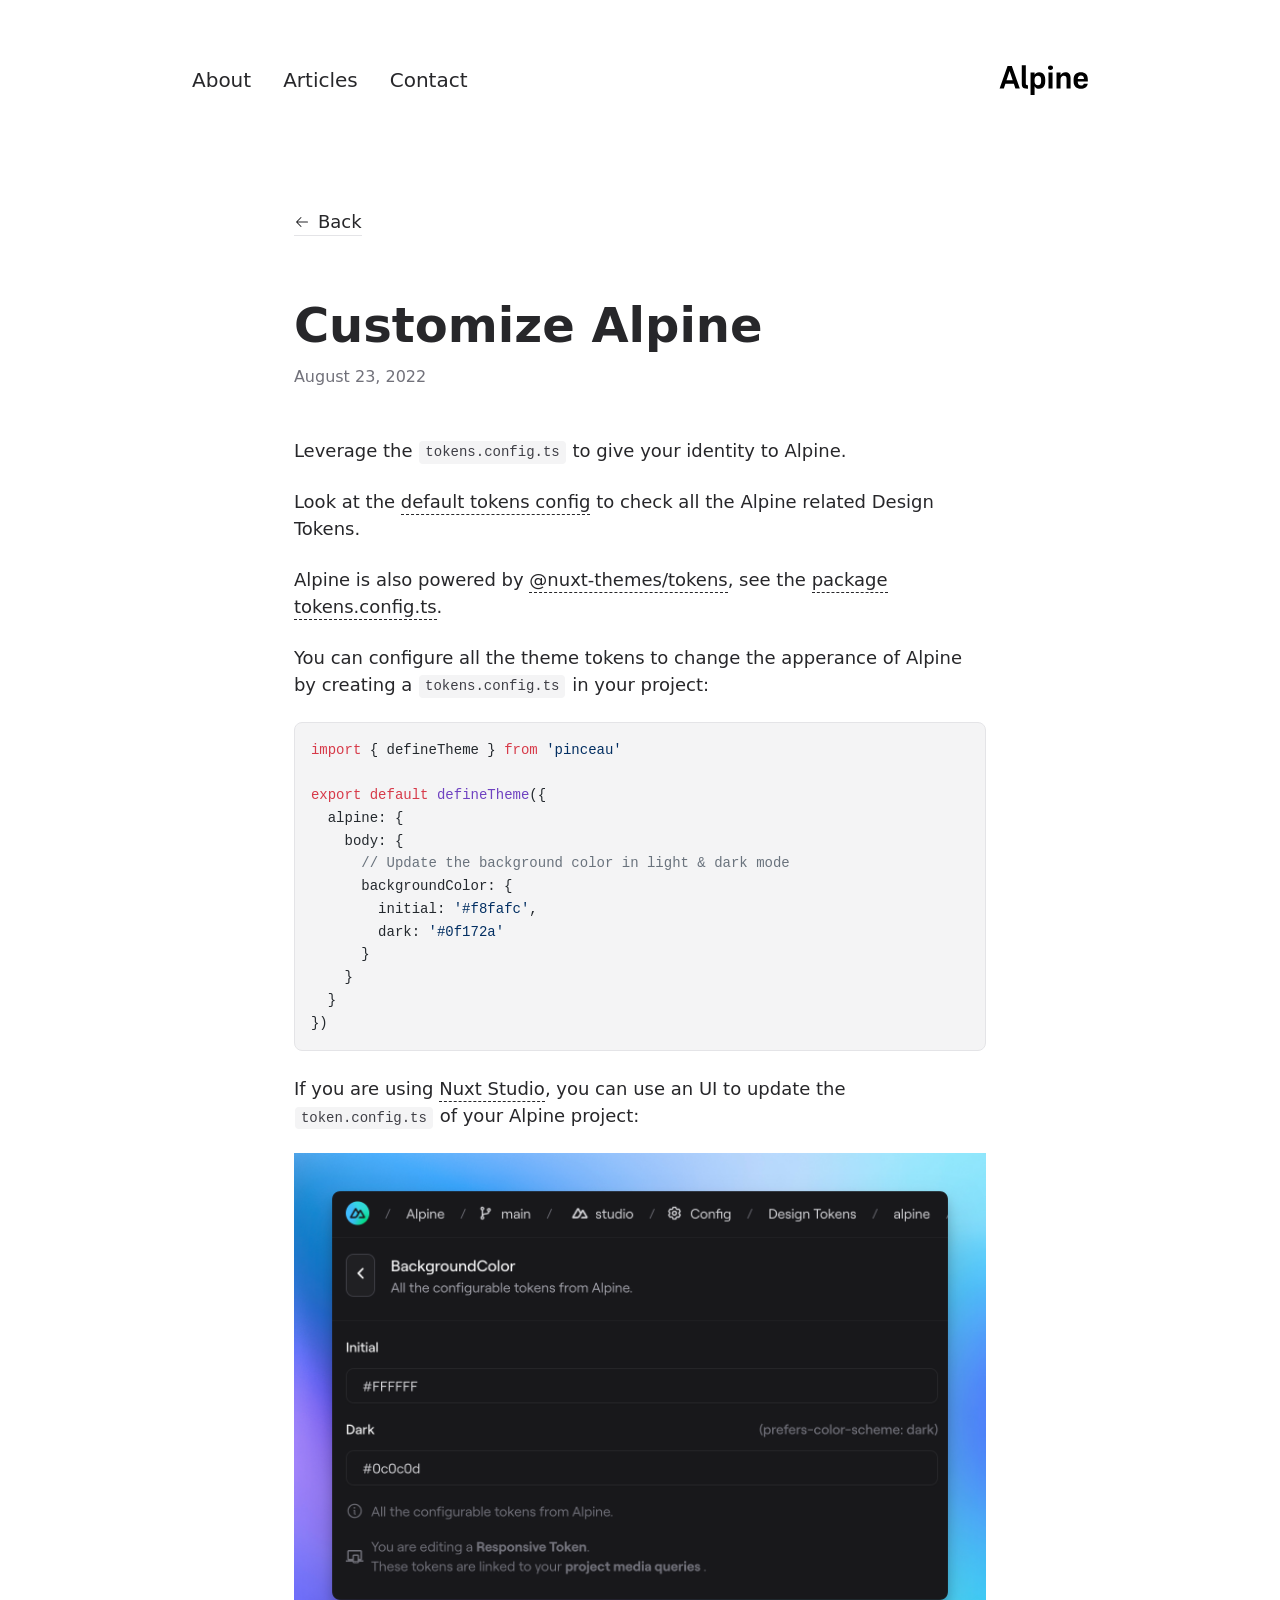
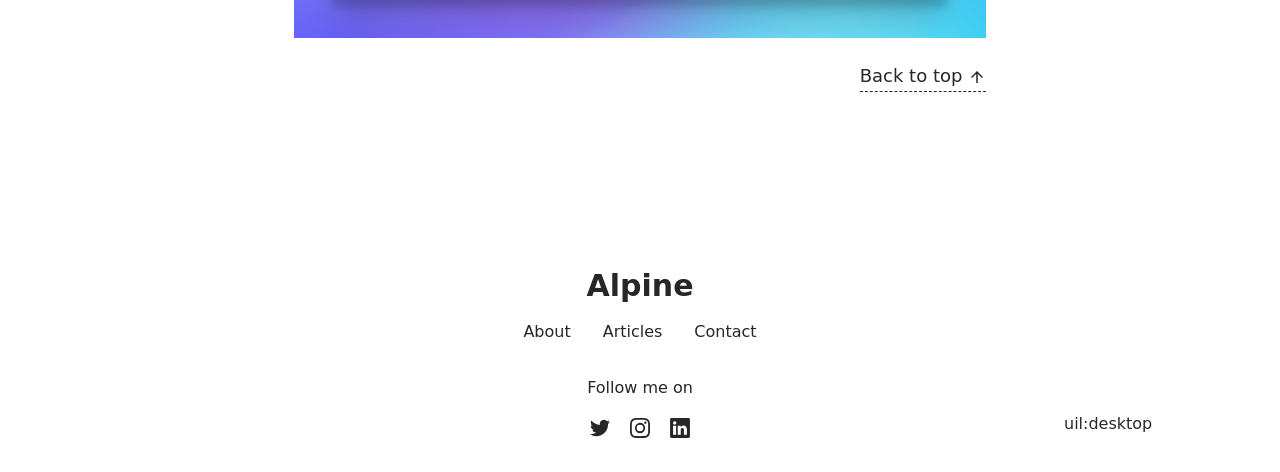
<file: articles/design-tokens/index.html>
<!DOCTYPE html><html lang="en"><head><meta charset="utf-8">
<meta name="viewport" content="width=device-width, initial-scale=1">
<title>Customize Alpine</title>
<meta name="twitter:card" content="summary_large_image">
<meta property="og:image:width" content="400">
<meta property="og:image:height" content="300">
<meta property="og:image:alt" content="An image showcasing my project.">
<meta property="og:title" content="Customize Alpine">
<meta name="description" content="Leverage the tokens.config.ts to give your identity to Alpine.">
<meta property="og:description" content="Leverage the tokens.config.ts to give your identity to Alpine.">
<meta property="og:image" content="/articles/design-tokens.webp">
<link rel="preload" as="fetch" crossorigin="anonymous" href="/articles/design-tokens/_payload.json">
<link rel="stylesheet" href="/_nuxt/entry.m_jOQNBU.css">
<link rel="stylesheet" href="/_nuxt/DocumentDrivenNotFound.Tw_yEoud.css">
<link rel="stylesheet" href="/_nuxt/article.AOpJSiid.css">
<link rel="stylesheet" href="/_nuxt/ProseA.BTpm-ibL.css">
<link rel="stylesheet" href="/_nuxt/ProseH1.kznfNM1q.css">
<link rel="stylesheet" href="/_nuxt/ProseP.RSimpUT9.css">
<link rel="stylesheet" href="/_nuxt/ProseCodeInline.-lSEDUl2.css">
<link rel="stylesheet" href="/_nuxt/ProsePre.nIRUQbb-.css">
<link rel="stylesheet" href="/_nuxt/ProseCode.A3mKjU5v.css">
<link rel="stylesheet" href="/_nuxt/ProseImg.3dkkVgzU.css">
<link rel="modulepreload" as="script" crossorigin href="/_nuxt/entry.NAH1qKoM.js">
<link rel="modulepreload" as="script" crossorigin href="/_nuxt/NuxtImg.18aCBuiV.js">
<link rel="modulepreload" as="script" crossorigin href="/_nuxt/document-driven.BTmnHua1.js">
<link rel="modulepreload" as="script" crossorigin href="/_nuxt/DocumentDrivenEmpty.ptMvVq5S.js">
<link rel="modulepreload" as="script" crossorigin href="/_nuxt/ContentRenderer.TcPy23Lj.js">
<link rel="modulepreload" as="script" crossorigin href="/_nuxt/ContentRendererMarkdown.vue.dUht9I-4.js">
<link rel="modulepreload" as="script" crossorigin href="/_nuxt/preview.mXpIZkSc.js">
<link rel="modulepreload" as="script" crossorigin href="/_nuxt/DocumentDrivenNotFound.jMCohRNG.js">
<link rel="modulepreload" as="script" crossorigin href="/_nuxt/article.kIPcv6Kb.js">
<link rel="modulepreload" as="script" crossorigin href="/_nuxt/ProseA.p9GJgdSD.js">
<link rel="modulepreload" as="script" crossorigin href="/_nuxt/date.3uOv5BcS.js">
<link rel="modulepreload" as="script" crossorigin href="/_nuxt/ContentRendererMarkdown.XbxiU_ZU.js">
<link rel="modulepreload" as="script" crossorigin href="/_nuxt/ProseH1.pNLyhdFx.js">
<link rel="modulepreload" as="script" crossorigin href="/_nuxt/ProseP.v6sKDV83.js">
<link rel="modulepreload" as="script" crossorigin href="/_nuxt/ProseCodeInline.ojhs4OrJ.js">
<link rel="modulepreload" as="script" crossorigin href="/_nuxt/ProsePre.MCAcaxPf.js">
<link rel="modulepreload" as="script" crossorigin href="/_nuxt/ProseCode.5wf5bSSJ.js">
<link rel="modulepreload" as="script" crossorigin href="/_nuxt/ProseImg.QrsDGozJ.js">
<link rel="prefetch" as="script" crossorigin href="/_nuxt/default.hLQRgDBb.js">
<link rel="prefetch" as="script" crossorigin href="/_nuxt/page.GRwrLOdW.js">
<link rel="prefetch" as="script" crossorigin href="/_nuxt/client-db.34RD1-0V.js">
<link rel="prefetch" as="script" crossorigin href="/_nuxt/slugify.t9rBGHnI.js">
<link rel="prefetch" as="style" href="/_nuxt/useStudio.tkaIHU1L.css">
<link rel="prefetch" as="script" crossorigin href="/_nuxt/useStudio.O-Pha-8A.js">
<link rel="prefetch" as="script" crossorigin href="/_nuxt/query.GLopt4Tm.js">
<link rel="prefetch" as="style" href="/_nuxt/error-404._LjjY-y0.css">
<link rel="prefetch" as="script" crossorigin href="/_nuxt/error-404.yBKcKZU-.js">
<link rel="prefetch" as="style" href="/_nuxt/error-500.Ke0_YfD7.css">
<link rel="prefetch" as="script" crossorigin href="/_nuxt/error-500.zgaB5Cwd.js">
<script type="module" src="/_nuxt/entry.NAH1qKoM.js" crossorigin></script><style id="pinceau-runtime-hydratable">@media{.phy[--]{--puid:8Jd7HV-v;}.pv-t3axlS{max-width:var(--elements-container-maxWidth);padding-left:var(--elements-container-padding-mobile);padding-right:var(--elements-container-padding-mobile);}@media (min-width: 475px){.pv-t3axlS{padding-left:var(--elements-container-padding-xs);padding-right:var(--elements-container-padding-xs);}}@media (min-width: 640px){.pv-t3axlS{padding-left:var(--elements-container-padding-sm);padding-right:var(--elements-container-padding-sm);}}@media (min-width: 768px){.pv-t3axlS{padding-left:var(--elements-container-padding-md);padding-right:var(--elements-container-padding-md);}}} </style><style id="pinceau-theme">@media { :root {--pinceau-mq: initial; --alpine-readableLine: 68ch;--alpine-backdrop-backgroundColor: #f4f4f5b3;--prose-code-inline-padding: 0.2rem 0.375rem 0.2rem 0.375rem;--prose-code-block-backdropFilter: contrast(1);--prose-code-block-border-style: solid;--prose-code-block-border-width: 1px;--prose-tbody-tr-borderBottom-style: dashed;--prose-tbody-tr-borderBottom-width: 1px;--prose-th-textAlign: inherit;--prose-thead-borderBottom-style: solid;--prose-thead-borderBottom-width: 1px;--prose-thead-border-style: solid;--prose-thead-border-width: 0px;--prose-table-textAlign: start;--prose-hr-width: 1px;--prose-hr-style: solid;--prose-li-listStylePosition: outside;--prose-ol-li-markerColor: currentColor;--prose-ol-paddingInlineStart: 21px;--prose-ol-listStyleType: decimal;--prose-ul-li-markerColor: currentColor;--prose-ul-paddingInlineStart: 21px;--prose-ul-listStyleType: disc;--prose-blockquote-border-style: solid;--prose-blockquote-border-width: 4px;--prose-blockquote-quotes: '201C' '201D' '2018' '2019';--prose-blockquote-paddingInlineStart: 24px;--prose-a-code-color-hover: currentColor;--prose-a-code-color-static: currentColor;--prose-a-hasCode-borderBottom: none;--prose-a-border-distance: 2px;--prose-a-border-color-hover: currentColor;--prose-a-border-color-static: currentColor;--prose-a-border-style-hover: solid;--prose-a-border-style-static: dashed;--prose-a-border-width: 1px;--prose-a-color-static: inherit;--prose-a-textDecoration: none;--prose-h6-margin: 3rem 0 2rem;--prose-h5-margin: 3rem 0 2rem;--prose-h4-margin: 3rem 0 2rem;--prose-h3-margin: 3rem 0 2rem;--prose-h2-margin: 3rem 0 2rem;--prose-h1-margin: 0 0 2rem;--prose-p-fontSize: 18px;--typography-lead-loose: 2;--typography-lead-relaxed: 1.625;--typography-lead-normal: 1.5;--typography-lead-snug: 1.375;--typography-lead-tight: 1.25;--typography-lead-none: 1;--typography-lead-10: 2.5rem;--typography-lead-9: 2.25rem;--typography-lead-8: 2rem;--typography-lead-7: 1.75rem;--typography-lead-6: 1.5rem;--typography-lead-5: 1.25rem;--typography-lead-4: 1rem;--typography-lead-3: .75rem;--typography-lead-2: .5rem;--typography-lead-1: .025rem;--typography-fontWeight-black: 900;--typography-fontWeight-extrabold: 800;--typography-fontWeight-bold: 700;--typography-fontWeight-semibold: 600;--typography-fontWeight-medium: 500;--typography-fontWeight-normal: 400;--typography-fontWeight-light: 300;--typography-fontWeight-extralight: 200;--typography-fontWeight-thin: 100;--typography-fontSize-9xl: 128px;--typography-fontSize-8xl: 96px;--typography-fontSize-7xl: 72px;--typography-fontSize-6xl: 60px;--typography-fontSize-5xl: 48px;--typography-fontSize-4xl: 36px;--typography-fontSize-3xl: 30px;--typography-fontSize-2xl: 24px;--typography-fontSize-xl: 20px;--typography-fontSize-lg: 18px;--typography-fontSize-base: 16px;--typography-fontSize-sm: 14px;--typography-fontSize-xs: 12px;--typography-letterSpacing-wide: 0.025em;--typography-letterSpacing-tight: -0.025em;--typography-verticalMargin-base: 24px;--typography-verticalMargin-sm: 16px;--elements-border-secondary-hover: [object Object];--elements-backdrop-background: #fffc;--elements-backdrop-filter: saturate(200%) blur(20px);--elements-container-maxWidth: 64rem;--lead-loose: 2;--lead-relaxed: 1.625;--lead-normal: 1.5;--lead-snug: 1.375;--lead-tight: 1.25;--lead-none: 1;--lead-10: 2.5rem;--lead-9: 2.25rem;--lead-8: 2rem;--lead-7: 1.75rem;--lead-6: 1.5rem;--lead-5: 1.25rem;--lead-4: 1rem;--lead-3: .75rem;--lead-2: .5rem;--lead-1: .025rem;--letterSpacing-widest: 0.1em;--letterSpacing-wider: 0.05em;--letterSpacing-wide: 0.025em;--letterSpacing-normal: 0em;--letterSpacing-tight: -0.025em;--letterSpacing-tighter: -0.05em;--fontSize-9xl: 8rem;--fontSize-8xl: 6rem;--fontSize-7xl: 4.5rem;--fontSize-6xl: 3.75rem;--fontSize-5xl: 3rem;--fontSize-4xl: 2.25rem;--fontSize-3xl: 1.875rem;--fontSize-2xl: 1.5rem;--fontSize-xl: 1.25rem;--fontSize-lg: 1.125rem;--fontSize-base: 1rem;--fontSize-sm: 0.875rem;--fontSize-xs: 0.75rem;--fontWeight-black: 900;--fontWeight-extrabold: 800;--fontWeight-bold: 700;--fontWeight-semibold: 600;--fontWeight-medium: 500;--fontWeight-normal: 400;--fontWeight-light: 300;--fontWeight-extralight: 200;--fontWeight-thin: 100;--font-mono: ui-monospace, SFMono-Regular, Menlo, Monaco, Consolas, Liberation Mono, Courier New, monospace;--font-serif: ui-serif, Georgia, Cambria, Times New Roman, Times, serif;--font-sans: ui-sans-serif, system-ui, -apple-system, BlinkMacSystemFont, Segoe UI, Roboto, Helvetica Neue, Arial, Noto Sans, sans-serif, Apple Color Emoji, Segoe UI Emoji, Segoe UI Symbol, Noto Color Emoji;--opacity-total: 1;--opacity-high: 0.8;--opacity-medium: 0.5;--opacity-soft: 0.3;--opacity-light: 0.15;--opacity-bright: 0.1;--opacity-noOpacity: 0;--borderWidth-lg: 3px;--borderWidth-md: 2px;--borderWidth-sm: 1px;--borderWidth-noBorder: 0;--space-rem-875: 0.875rem;--space-rem-625: 0.625rem;--space-rem-375: 0.375rem;--space-rem-125: 0.125rem;--space-px: 1px;--space-128: 32rem;--space-96: 24rem;--space-80: 20rem;--space-72: 18rem;--space-64: 16rem;--space-60: 15rem;--space-56: 14rem;--space-52: 13rem;--space-48: 12rem;--space-44: 11rem;--space-40: 10rem;--space-36: 9rem;--space-32: 8rem;--space-28: 7rem;--space-24: 6rem;--space-20: 5rem;--space-16: 4rem;--space-14: 3.5rem;--space-12: 3rem;--space-11: 2.75rem;--space-10: 2.5rem;--space-9: 2.25rem;--space-8: 2rem;--space-7: 1.75rem;--space-6: 1.5rem;--space-5: 1.25rem;--space-4: 1rem;--space-3: 0.75rem;--space-2: 0.5rem;--space-1: 0.25rem;--space-0: 0px;--size-full: 100%;--size-7xl: 80rem;--size-6xl: 72rem;--size-5xl: 64rem;--size-4xl: 56rem;--size-3xl: 48rem;--size-2xl: 42rem;--size-xl: 36rem;--size-lg: 32rem;--size-md: 28rem;--size-sm: 24rem;--size-xs: 20rem;--size-200: 200px;--size-104: 104px;--size-80: 80px;--size-64: 64px;--size-56: 56px;--size-48: 48px;--size-40: 40px;--size-32: 32px;--size-24: 24px;--size-20: 20px;--size-16: 16px;--size-12: 12px;--size-8: 8px;--size-6: 6px;--size-4: 4px;--size-2: 2px;--size-0: 0px;--radii-full: 9999px;--radii-3xl: 1.75rem;--radii-2xl: 1.5rem;--radii-xl: 1rem;--radii-lg: 0.75rem;--radii-md: 0.5rem;--radii-sm: 0.375rem;--radii-xs: 0.25rem;--radii-2xs: 0.125rem;--radii-none: 0px;--shadow-none: 0px 0px 0px 0px transparent;--shadow-lg: 0px 10px 15px -3px #000000, 0px 4px 6px -4px #000000;--shadow-md: 0px 4px 6px -1px #000000, 0px 2px 4px -2px #000000;--shadow-sm: 0px 1px 3px 0px #000000, 0px 1px 2px -1px #000000;--shadow-xs: 0px 1px 2px 0px #000000;--height-screen: 100vh;--width-screen: 100vw;--color-primary-900: #002e38;--color-primary-800: #005c70;--color-primary-700: #008aa9;--color-primary-600: #00b9e1;--color-primary-500: #1ad6ff;--color-primary-400: #40ddff;--color-primary-300: #66e4ff;--color-primary-200: #8deaff;--color-primary-100: #b3f1ff;--color-primary-50: #d9f8ff;--color-ruby-900: #380011;--color-ruby-800: #700021;--color-ruby-700: #a90032;--color-ruby-600: #e10043;--color-ruby-500: #ff1a5e;--color-ruby-400: #ff4079;--color-ruby-300: #ff6694;--color-ruby-200: #ff8dae;--color-ruby-100: #ffb3c9;--color-ruby-50: #ffd9e4;--color-pink-900: #380025;--color-pink-800: #70004b;--color-pink-700: #a90070;--color-pink-600: #e10095;--color-pink-500: #ff1ab2;--color-pink-400: #ff40bf;--color-pink-300: #ff66cc;--color-pink-200: #ff8dd8;--color-pink-100: #ffb3e5;--color-pink-50: #ffd9f2;--color-purple-900: #190038;--color-purple-800: #330070;--color-purple-700: #4c00a9;--color-purple-600: #6500e1;--color-purple-500: #811aff;--color-purple-400: #9640ff;--color-purple-300: #ab66ff;--color-purple-200: #c08dff;--color-purple-100: #d5b3ff;--color-purple-50: #ead9ff;--color-royalblue-900: #0b0531;--color-royalblue-800: #160a62;--color-royalblue-700: #211093;--color-royalblue-600: #2c15c4;--color-royalblue-500: #4127e8;--color-royalblue-400: #614bec;--color-royalblue-300: #806ff0;--color-royalblue-200: #a093f3;--color-royalblue-100: #c0b7f7;--color-royalblue-50: #dfdbfb;--color-indigoblue-900: #001238;--color-indigoblue-800: #002370;--color-indigoblue-700: #0035a9;--color-indigoblue-600: #0047e1;--color-indigoblue-500: #1a62ff;--color-indigoblue-400: #407cff;--color-indigoblue-300: #6696ff;--color-indigoblue-200: #8db0ff;--color-indigoblue-100: #b3cbff;--color-indigoblue-50: #d9e5ff;--color-blue-900: #002438;--color-blue-800: #004870;--color-blue-700: #006ca9;--color-blue-600: #0090e1;--color-blue-500: #1aadff;--color-blue-400: #40bbff;--color-blue-300: #66c8ff;--color-blue-200: #8dd6ff;--color-blue-100: #b3e4ff;--color-blue-50: #d9f1ff;--color-lightblue-900: #002e38;--color-lightblue-800: #005c70;--color-lightblue-700: #008aa9;--color-lightblue-600: #00b9e1;--color-lightblue-500: #1ad6ff;--color-lightblue-400: #40ddff;--color-lightblue-300: #66e4ff;--color-lightblue-200: #8deaff;--color-lightblue-100: #b3f1ff;--color-lightblue-50: #d9f8ff;--color-teal-900: #062a28;--color-teal-800: #0b544f;--color-teal-700: #117d77;--color-teal-600: #16a79e;--color-teal-500: #1cd1c6;--color-teal-400: #36e4da;--color-teal-300: #5fe9e1;--color-teal-200: #87efe9;--color-teal-100: #aff4f0;--color-teal-50: #d7faf8;--color-pear-900: #2a2b09;--color-pear-800: #545512;--color-pear-700: #7e801b;--color-pear-600: #a8aa24;--color-pear-500: #d0d32f;--color-pear-400: #d8da52;--color-pear-300: #e0e274;--color-pear-200: #e8e997;--color-pear-100: #eff0ba;--color-pear-50: #f7f8dc;--color-red-900: #380300;--color-red-800: #700700;--color-red-700: #a90a00;--color-red-600: #e10e00;--color-red-500: #ff281a;--color-red-400: #ff4c40;--color-red-300: #ff7066;--color-red-200: #ff948d;--color-red-100: #ffb7b3;--color-red-50: #ffdbd9;--color-orange-900: #381800;--color-orange-800: #702f00;--color-orange-700: #a94700;--color-orange-600: #e15e00;--color-orange-500: #ff7a1a;--color-orange-400: #ff9040;--color-orange-300: #ffa666;--color-orange-200: #ffbd8d;--color-orange-100: #ffd3b3;--color-orange-50: #ffe9d9;--color-yellow-900: #362b03;--color-yellow-800: #6d5605;--color-yellow-700: #a38108;--color-yellow-600: #daac0a;--color-yellow-500: #f5c828;--color-yellow-400: #f7d14c;--color-yellow-300: #f8da70;--color-yellow-200: #fae393;--color-yellow-100: #fcedb7;--color-yellow-50: #fdf6db;--color-green-900: #003f25;--color-green-800: #005e38;--color-green-700: #007e4a;--color-green-600: #009d5d;--color-green-500: #00bd6f;--color-green-400: #00dc82;--color-green-300: #30ffaa;--color-green-200: #83ffcc;--color-green-100: #acffdd;--color-green-50: #d6ffee;--color-gray-900: #18181B;--color-gray-800: #27272A;--color-gray-700: #3f3f46;--color-gray-600: #52525B;--color-gray-500: #71717A;--color-gray-400: #a1a1aa;--color-gray-300: #D4d4d8;--color-gray-200: #e4e4e7;--color-gray-100: #f4f4f5;--color-gray-50: #fafafa;--color-black: #0c0c0d;--color-white: #FFFFFF;--media-portrait: only screen and (orientation: portrait);--media-landscape: only screen and (orientation: landscape);--media-rm: (prefers-reduced-motion: reduce);--media-2xl: (min-width: 1536px);--media-xl: (min-width: 1280px);--media-lg: (min-width: 1024px);--media-md: (min-width: 768px);--media-sm: (min-width: 640px);--media-xs: (min-width: 475px);--alpine-body-color: var(--color-gray-800);--alpine-body-backgroundColor: var(--color-white);--prose-code-inline-fontWeight: var(--typography-fontWeight-normal);--prose-code-inline-fontSize: var(--typography-fontSize-sm);--prose-code-inline-borderRadius: var(--radii-xs);--prose-code-block-pre-padding: var(--typography-verticalMargin-sm);--prose-code-block-margin: var(--typography-verticalMargin-base) 0;--prose-code-block-fontSize: var(--typography-fontSize-sm);--prose-tbody-code-inline-fontSize: var(--typography-fontSize-sm);--prose-tbody-td-padding: var(--typography-verticalMargin-sm);--prose-th-fontWeight: var(--typography-fontWeight-semibold);--prose-th-padding: 0 var(--typography-verticalMargin-sm) var(--typography-verticalMargin-sm) var(--typography-verticalMargin-sm);--prose-table-lineHeight: var(--typography-lead-6);--prose-table-fontSize: var(--typography-fontSize-sm);--prose-table-margin: var(--typography-verticalMargin-base) 0;--prose-hr-margin: var(--typography-verticalMargin-base) 0;--prose-li-margin: var(--typography-verticalMargin-sm) 0;--prose-ol-margin: var(--typography-verticalMargin-base) 0;--prose-ul-margin: var(--typography-verticalMargin-base) 0;--prose-blockquote-margin: var(--typography-verticalMargin-base) 0;--prose-a-code-border-style: var(--prose-a-border-style-static);--prose-a-code-border-width: var(--prose-a-border-width);--prose-a-fontWeight: var(--typography-fontWeight-medium);--prose-img-margin: var(--typography-verticalMargin-base) 0;--prose-strong-fontWeight: var(--typography-fontWeight-semibold);--prose-h6-iconSize: var(--typography-fontSize-base);--prose-h6-fontWeight: var(--typography-fontWeight-semibold);--prose-h6-lineHeight: var(--typography-lead-normal);--prose-h6-fontSize: var(--typography-fontSize-lg);--prose-h5-iconSize: var(--typography-fontSize-lg);--prose-h5-fontWeight: var(--typography-fontWeight-semibold);--prose-h5-lineHeight: var(--typography-lead-snug);--prose-h5-fontSize: var(--typography-fontSize-xl);--prose-h4-iconSize: var(--typography-fontSize-lg);--prose-h4-letterSpacing: var(--typography-letterSpacing-tight);--prose-h4-fontWeight: var(--typography-fontWeight-semibold);--prose-h4-lineHeight: var(--typography-lead-snug);--prose-h4-fontSize: var(--typography-fontSize-2xl);--prose-h3-iconSize: var(--typography-fontSize-xl);--prose-h3-letterSpacing: var(--typography-letterSpacing-tight);--prose-h3-fontWeight: var(--typography-fontWeight-semibold);--prose-h3-lineHeight: var(--typography-lead-snug);--prose-h3-fontSize: var(--typography-fontSize-3xl);--prose-h2-iconSize: var(--typography-fontSize-2xl);--prose-h2-letterSpacing: var(--typography-letterSpacing-tight);--prose-h2-fontWeight: var(--typography-fontWeight-semibold);--prose-h2-lineHeight: var(--typography-lead-tight);--prose-h2-fontSize: var(--typography-fontSize-4xl);--prose-h1-iconSize: var(--typography-fontSize-3xl);--prose-h1-letterSpacing: var(--typography-letterSpacing-tight);--prose-h1-fontWeight: var(--typography-fontWeight-bold);--prose-h1-lineHeight: var(--typography-lead-tight);--prose-h1-fontSize: var(--typography-fontSize-5xl);--prose-p-br-margin: var(--typography-verticalMargin-base) 0 0 0;--prose-p-margin: var(--typography-verticalMargin-base) 0;--prose-p-lineHeight: var(--typography-lead-normal);--typography-color-primary-900: var(--color-primary-900);--typography-color-primary-800: var(--color-primary-800);--typography-color-primary-700: var(--color-primary-700);--typography-color-primary-600: var(--color-primary-600);--typography-color-primary-500: var(--color-primary-500);--typography-color-primary-400: var(--color-primary-400);--typography-color-primary-300: var(--color-primary-300);--typography-color-primary-200: var(--color-primary-200);--typography-color-primary-100: var(--color-primary-100);--typography-color-primary-50: var(--color-primary-50);--typography-font-code: var(--font-mono);--typography-font-body: var(--font-sans);--typography-font-display: var(--font-sans);--typography-body-backgroundColor: var(--color-white);--typography-body-color: var(--color-black);--elements-state-danger-borderColor-secondary: var(--color-red-200);--elements-state-danger-borderColor-primary: var(--color-red-100);--elements-state-danger-backgroundColor-secondary: var(--color-red-100);--elements-state-danger-backgroundColor-primary: var(--color-red-50);--elements-state-danger-color-secondary: var(--color-red-600);--elements-state-danger-color-primary: var(--color-red-500);--elements-state-warning-borderColor-secondary: var(--color-yellow-200);--elements-state-warning-borderColor-primary: var(--color-yellow-100);--elements-state-warning-backgroundColor-secondary: var(--color-yellow-100);--elements-state-warning-backgroundColor-primary: var(--color-yellow-50);--elements-state-warning-color-secondary: var(--color-yellow-700);--elements-state-warning-color-primary: var(--color-yellow-600);--elements-state-success-borderColor-secondary: var(--color-green-200);--elements-state-success-borderColor-primary: var(--color-green-100);--elements-state-success-backgroundColor-secondary: var(--color-green-100);--elements-state-success-backgroundColor-primary: var(--color-green-50);--elements-state-success-color-secondary: var(--color-green-600);--elements-state-success-color-primary: var(--color-green-500);--elements-state-info-borderColor-secondary: var(--color-blue-200);--elements-state-info-borderColor-primary: var(--color-blue-100);--elements-state-info-backgroundColor-secondary: var(--color-blue-100);--elements-state-info-backgroundColor-primary: var(--color-blue-50);--elements-state-info-color-secondary: var(--color-blue-600);--elements-state-info-color-primary: var(--color-blue-500);--elements-state-primary-borderColor-secondary: var(--color-primary-200);--elements-state-primary-borderColor-primary: var(--color-primary-100);--elements-state-primary-backgroundColor-secondary: var(--color-primary-100);--elements-state-primary-backgroundColor-primary: var(--color-primary-50);--elements-state-primary-color-secondary: var(--color-primary-700);--elements-state-primary-color-primary: var(--color-primary-600);--elements-surface-secondary-backgroundColor: var(--color-gray-200);--elements-surface-primary-backgroundColor: var(--color-gray-100);--elements-surface-background-base: var(--color-gray-100);--elements-border-secondary-static: var(--color-gray-200);--elements-border-primary-hover: var(--color-gray-200);--elements-border-primary-static: var(--color-gray-100);--elements-container-padding-md: var(--space-16);--elements-container-padding-sm: var(--space-12);--elements-container-padding-xs: var(--space-8);--elements-container-padding-mobile: var(--space-6);--elements-text-secondary-color-hover: var(--color-gray-700);--elements-text-secondary-color-static: var(--color-gray-500);--elements-text-primary-color-static: var(--color-gray-900);--text-6xl-lineHeight: var(--lead-none);--text-6xl-fontSize: var(--fontSize-6xl);--text-5xl-lineHeight: var(--lead-none);--text-5xl-fontSize: var(--fontSize-5xl);--text-4xl-lineHeight: var(--lead-10);--text-4xl-fontSize: var(--fontSize-4xl);--text-3xl-lineHeight: var(--lead-9);--text-3xl-fontSize: var(--fontSize-3xl);--text-2xl-lineHeight: var(--lead-8);--text-2xl-fontSize: var(--fontSize-2xl);--text-xl-lineHeight: var(--lead-7);--text-xl-fontSize: var(--fontSize-xl);--text-lg-lineHeight: var(--lead-7);--text-lg-fontSize: var(--fontSize-lg);--text-base-lineHeight: var(--lead-6);--text-base-fontSize: var(--fontSize-base);--text-sm-lineHeight: var(--lead-5);--text-sm-fontSize: var(--fontSize-sm);--text-xs-lineHeight: var(--lead-4);--text-xs-fontSize: var(--fontSize-xs);--shadow-2xl: 0px 25px 50px -12px var(--color-gray-900);--shadow-xl: 0px 20px 25px -5px var(--color-gray-400), 0px 8px 10px -6px #000000;--color-secondary-900: var(--color-gray-900);--color-secondary-800: var(--color-gray-800);--color-secondary-700: var(--color-gray-700);--color-secondary-600: var(--color-gray-600);--color-secondary-500: var(--color-gray-500);--color-secondary-400: var(--color-gray-400);--color-secondary-300: var(--color-gray-300);--color-secondary-200: var(--color-gray-200);--color-secondary-100: var(--color-gray-100);--color-secondary-50: var(--color-gray-50);--prose-a-code-background-hover: var(--typography-color-primary-50);--prose-a-code-border-color-hover: var(--typography-color-primary-500);--prose-a-color-hover: var(--typography-color-primary-500);--typography-color-secondary-900: var(--color-secondary-900);--typography-color-secondary-800: var(--color-secondary-800);--typography-color-secondary-700: var(--color-secondary-700);--typography-color-secondary-600: var(--color-secondary-600);--typography-color-secondary-500: var(--color-secondary-500);--typography-color-secondary-400: var(--color-secondary-400);--typography-color-secondary-300: var(--color-secondary-300);--typography-color-secondary-200: var(--color-secondary-200);--typography-color-secondary-100: var(--color-secondary-100);--typography-color-secondary-50: var(--color-secondary-50);--prose-code-inline-backgroundColor: var(--typography-color-secondary-100);--prose-code-inline-color: var(--typography-color-secondary-700);--prose-code-block-backgroundColor: var(--typography-color-secondary-100);--prose-code-block-color: var(--typography-color-secondary-700);--prose-code-block-border-color: var(--typography-color-secondary-200);--prose-tbody-tr-borderBottom-color: var(--typography-color-secondary-200);--prose-th-color: var(--typography-color-secondary-600);--prose-thead-borderBottom-color: var(--typography-color-secondary-200);--prose-thead-border-color: var(--typography-color-secondary-300);--prose-hr-color: var(--typography-color-secondary-200);--prose-blockquote-border-color: var(--typography-color-secondary-200);--prose-blockquote-color: var(--typography-color-secondary-500);--prose-a-code-border-color-static: var(--typography-color-secondary-400); } }@media { :root.dark {--pinceau-mq: dark; --alpine-backdrop-backgroundColor: #18181bb3;--prose-code-block-backdropFilter: contrast(1);--prose-ol-li-markerColor: currentColor;--prose-ul-li-markerColor: currentColor;--prose-a-code-color-hover: currentColor;--prose-a-code-color-static: currentColor;--prose-a-border-color-hover: currentColor;--prose-a-border-color-static: currentColor;--prose-a-color-static: inherit;--elements-backdrop-background: #0c0d0ccc;--alpine-body-color: var(--color-gray-200);--alpine-body-backgroundColor: var(--color-black);--typography-body-backgroundColor: var(--color-black);--typography-body-color: var(--color-white);--elements-state-danger-borderColor-secondary: var(--color-red-700);--elements-state-danger-borderColor-primary: var(--color-red-800);--elements-state-danger-backgroundColor-secondary: var(--color-red-800);--elements-state-danger-backgroundColor-primary: var(--color-red-900);--elements-state-danger-color-secondary: var(--color-red-200);--elements-state-danger-color-primary: var(--color-red-300);--elements-state-warning-borderColor-secondary: var(--color-yellow-700);--elements-state-warning-borderColor-primary: var(--color-yellow-800);--elements-state-warning-backgroundColor-secondary: var(--color-yellow-800);--elements-state-warning-backgroundColor-primary: var(--color-yellow-900);--elements-state-warning-color-secondary: var(--color-yellow-200);--elements-state-warning-color-primary: var(--color-yellow-400);--elements-state-success-borderColor-secondary: var(--color-green-700);--elements-state-success-borderColor-primary: var(--color-green-800);--elements-state-success-backgroundColor-secondary: var(--color-green-800);--elements-state-success-backgroundColor-primary: var(--color-green-900);--elements-state-success-color-secondary: var(--color-green-200);--elements-state-success-color-primary: var(--color-green-400);--elements-state-info-borderColor-secondary: var(--color-blue-700);--elements-state-info-borderColor-primary: var(--color-blue-800);--elements-state-info-backgroundColor-secondary: var(--color-blue-800);--elements-state-info-backgroundColor-primary: var(--color-blue-900);--elements-state-info-color-secondary: var(--color-blue-200);--elements-state-info-color-primary: var(--color-blue-400);--elements-state-primary-borderColor-secondary: var(--color-primary-700);--elements-state-primary-borderColor-primary: var(--color-primary-800);--elements-state-primary-backgroundColor-secondary: var(--color-primary-800);--elements-state-primary-backgroundColor-primary: var(--color-primary-900);--elements-state-primary-color-secondary: var(--color-primary-200);--elements-state-primary-color-primary: var(--color-primary-400);--elements-surface-secondary-backgroundColor: var(--color-gray-800);--elements-surface-primary-backgroundColor: var(--color-gray-900);--elements-surface-background-base: var(--color-gray-900);--elements-border-secondary-static: var(--color-gray-800);--elements-border-primary-hover: var(--color-gray-800);--elements-border-primary-static: var(--color-gray-900);--elements-text-secondary-color-hover: var(--color-gray-200);--elements-text-secondary-color-static: var(--color-gray-400);--elements-text-primary-color-static: var(--color-gray-50);--prose-a-code-background-hover: var(--typography-color-primary-900);--prose-a-code-border-color-hover: var(--typography-color-primary-600);--prose-a-color-hover: var(--typography-color-primary-400);--prose-code-inline-backgroundColor: var(--typography-color-secondary-800);--prose-code-inline-color: var(--typography-color-secondary-200);--prose-code-block-backgroundColor: var(--typography-color-secondary-900);--prose-code-block-color: var(--typography-color-secondary-200);--prose-code-block-border-color: var(--typography-color-secondary-800);--prose-tbody-tr-borderBottom-color: var(--typography-color-secondary-800);--prose-th-color: var(--typography-color-secondary-400);--prose-thead-borderBottom-color: var(--typography-color-secondary-800);--prose-thead-border-color: var(--typography-color-secondary-600);--prose-hr-color: var(--typography-color-secondary-800);--prose-blockquote-border-color: var(--typography-color-secondary-700);--prose-blockquote-color: var(--typography-color-secondary-400);--prose-a-code-border-color-static: var(--typography-color-secondary-600); } }</style><script>"use strict";(()=>{const a=window,e=document.documentElement,m=["dark","light"],c=window&&window.localStorage&&window.localStorage.getItem&&window.localStorage.getItem("nuxt-color-mode")||"system";let n=c==="system"?d():c;const l=e.getAttribute("data-color-mode-forced");l&&(n=l),i(n),a["__NUXT_COLOR_MODE__"]={preference:c,value:n,getColorScheme:d,addColorScheme:i,removeColorScheme:f};function i(o){const t=""+o+"",s="";e.classList?e.classList.add(t):e.className+=" "+t,s&&e.setAttribute("data-"+s,o)}function f(o){const t=""+o+"",s="";e.classList?e.classList.remove(t):e.className=e.className.replace(new RegExp(t,"g"),""),s&&e.removeAttribute("data-"+s)}function r(o){return a.matchMedia("(prefers-color-scheme"+o+")")}function d(){if(a.matchMedia&&r("").media!=="not all"){for(const o of m)if(r(":"+o).matches)return o}return"light"}})();
</script></head><body><div id="__nuxt"><div class="container pv-t3axlS pc-8Jd7HV app-layout" data-v-6fcf6b27 data-v-dee2dd78><!--[--><div class="nuxt-progress" style="width:0%;height:3px;opacity:0;background-size:Infinity% auto;" data-v-6fcf6b27></div><header class="right" data-v-6fcf6b27 data-v-68f7fa86><div class="menu" data-v-68f7fa86><button aria-label="Navigation Menu" data-v-68f7fa86><svg width="24" height="24" viewBox="0 0 68 68" fill="currentColor" xmlns="http://www.w3.org/2000/svg" data-v-68f7fa86><path d="M8 34C8 32.1362 8 31.2044 8.30448 30.4693C8.71046 29.4892 9.48915 28.7105 10.4693 28.3045C11.2044 28 12.1362 28 14 28C15.8638 28 16.7956 28 17.5307 28.3045C18.5108 28.7105 19.2895 29.4892 19.6955 30.4693C20 31.2044 20 32.1362 20 34C20 35.8638 20 36.7956 19.6955 37.5307C19.2895 38.5108 18.5108 39.2895 17.5307 39.6955C16.7956 40 15.8638 40 14 40C12.1362 40 11.2044 40 10.4693 39.6955C9.48915 39.2895 8.71046 38.5108 8.30448 37.5307C8 36.7956 8 35.8638 8 34Z" data-v-68f7fa86></path><path d="M28 34C28 32.1362 28 31.2044 28.3045 30.4693C28.7105 29.4892 29.4892 28.7105 30.4693 28.3045C31.2044 28 32.1362 28 34 28C35.8638 28 36.7956 28 37.5307 28.3045C38.5108 28.7105 39.2895 29.4892 39.6955 30.4693C40 31.2044 40 32.1362 40 34C40 35.8638 40 36.7956 39.6955 37.5307C39.2895 38.5108 38.5108 39.2895 37.5307 39.6955C36.7956 40 35.8638 40 34 40C32.1362 40 31.2044 40 30.4693 39.6955C29.4892 39.2895 28.7105 38.5108 28.3045 37.5307C28 36.7956 28 35.8638 28 34Z" data-v-68f7fa86></path><path d="M48 34C48 32.1362 48 31.2044 48.3045 30.4693C48.7105 29.4892 49.4892 28.7105 50.4693 28.3045C51.2044 28 52.1362 28 54 28C55.8638 28 56.7956 28 57.5307 28.3045C58.5108 28.7105 59.2895 29.4892 59.6955 30.4693C60 31.2044 60 32.1362 60 34C60 35.8638 60 36.7956 59.6955 37.5307C59.2895 38.5108 58.5108 39.2895 57.5307 39.6955C56.7956 40 55.8638 40 54 40C52.1362 40 51.2044 40 50.4693 39.6955C49.4892 39.2895 48.7105 38.5108 48.3045 37.5307C48 36.7956 48 35.8638 48 34Z" data-v-68f7fa86></path></svg></button></div><div class="overlay" data-v-68f7fa86><nav data-v-68f7fa86 data-v-9c0426b1><ul data-v-9c0426b1><!--[--><li data-v-9c0426b1><a href="/" class="" data-v-9c0426b1><span class="underline-fx" data-v-9c0426b1></span> About</a></li><li data-v-9c0426b1><a href="/articles" class="" data-v-9c0426b1><span class="underline-fx" data-v-9c0426b1></span> Articles</a></li><li data-v-9c0426b1><a href="/contact" class="" data-v-9c0426b1><span class="underline-fx" data-v-9c0426b1></span> Contact</a></li><!--]--></ul></nav></div><div class="logo" data-v-68f7fa86><a href="/" class="" data-v-68f7fa86><img src="/logo-dark.svg" class="dark-img" alt="alpine" width="89" height="31" data-v-68f7fa86><img src="/logo.svg" class="light-img" alt="alpine" width="89" height="31" data-v-68f7fa86></a></div><div class="main-nav" data-v-68f7fa86><nav data-v-68f7fa86 data-v-9c0426b1><ul data-v-9c0426b1><!--[--><li data-v-9c0426b1><a href="/" class="" data-v-9c0426b1><span class="underline-fx" data-v-9c0426b1></span> About</a></li><li data-v-9c0426b1><a href="/articles" class="" data-v-9c0426b1><span class="underline-fx" data-v-9c0426b1></span> Articles</a></li><li data-v-9c0426b1><a href="/contact" class="" data-v-9c0426b1><span class="underline-fx" data-v-9c0426b1></span> Contact</a></li><!--]--></ul></nav></div></header><!--[--><div class="document-driven-page"><article data-v-48ba3044><a href="/articles" class="back" data-v-48ba3044><svg xmlns="http://www.w3.org/2000/svg" xmlns:xlink="http://www.w3.org/1999/xlink" aria-hidden="true" role="img" class="icon" data-v-48ba3044 style="" width="1em" height="1em" viewBox="0 0 256 256" data-v-2de1f9e6><path fill="currentColor" d="M224 128a8 8 0 0 1-8 8H59.31l58.35 58.34a8 8 0 0 1-11.32 11.32l-72-72a8 8 0 0 1 0-11.32l72-72a8 8 0 0 1 11.32 11.32L59.31 120H216a8 8 0 0 1 8 8"/></svg><span data-v-48ba3044> Back </span></a><header data-v-48ba3044><h1 class="title" data-v-48ba3044>Customize Alpine</h1><time datetime="2022-08-23T00:00:00.000Z" data-v-48ba3044>August 23, 2022</time></header><div class="prose" data-v-48ba3044><!--[--><div><h1 id="customize-alpine" data-v-2fda283c><a aria-current="page" href="/articles/design-tokens#customize-alpine" class="router-link-active router-link-exact-active" data-v-2fda283c><!--[-->Customize Alpine<!--]--><!----></a></h1><p data-v-eee7d4d2><!--[-->Leverage the <code class="" data-v-2b0223a5><!--[-->tokens.config.ts<!--]--></code> to give your identity to Alpine.<!--]--></p><p data-v-eee7d4d2><!--[-->Look at the <a href="https://github.com/nuxt-themes/alpine/blob/main/tokens.config.ts" rel="nofollow" data-v-19b8c5c7><!--[-->default tokens config<!--]--></a> to check all the Alpine related Design Tokens.<!--]--></p><p data-v-eee7d4d2><!--[-->Alpine is also powered by <a href="https://www.npmjs.com/package/@nuxt-themes/tokens" rel="nofollow" data-v-19b8c5c7><!--[-->@nuxt-themes/tokens<!--]--></a>, see the <a href="https://unpkg.com/@nuxt-themes/tokens@latest/dist/tokens.config.ts" rel="nofollow" data-v-19b8c5c7><!--[-->package tokens.config.ts<!--]--></a>.<!--]--></p><p data-v-eee7d4d2><!--[-->You can configure all the theme tokens to change the apperance of Alpine by creating a <code class="" data-v-2b0223a5><!--[-->tokens.config.ts<!--]--></code> in your project:<!--]--></p><div class="highlight-ts prose-code" meta data-v-7f6526a9><!----><!--[--><pre class="language-ts shiki shiki-themes github-light github-dark" style=""><!--[--><code><span class="line" line="1"><span style="--shiki-default:#D73A49;--shiki-dark:#F97583">import</span><span style="--shiki-default:#24292E;--shiki-dark:#E1E4E8"> { defineTheme } </span><span style="--shiki-default:#D73A49;--shiki-dark:#F97583">from</span><span style="--shiki-default:#032F62;--shiki-dark:#9ECBFF"> &#39;pinceau&#39;
</span></span><span class="line" line="2"><span emptylineplaceholder="true">
</span></span><span class="line" line="3"><span style="--shiki-default:#D73A49;--shiki-dark:#F97583">export</span><span style="--shiki-default:#D73A49;--shiki-dark:#F97583"> default</span><span style="--shiki-default:#6F42C1;--shiki-dark:#B392F0"> defineTheme</span><span style="--shiki-default:#24292E;--shiki-dark:#E1E4E8">({
</span></span><span class="line" line="4"><span style="--shiki-default:#24292E;--shiki-dark:#E1E4E8">  alpine: {
</span></span><span class="line" line="5"><span style="--shiki-default:#24292E;--shiki-dark:#E1E4E8">    body: {
</span></span><span class="line" line="6"><span style="--shiki-default:#6A737D;--shiki-dark:#6A737D">      // Update the background color in light &amp; dark mode
</span></span><span class="line" line="7"><span style="--shiki-default:#24292E;--shiki-dark:#E1E4E8">      backgroundColor: {
</span></span><span class="line" line="8"><span style="--shiki-default:#24292E;--shiki-dark:#E1E4E8">        initial: </span><span style="--shiki-default:#032F62;--shiki-dark:#9ECBFF">&#39;#f8fafc&#39;</span><span style="--shiki-default:#24292E;--shiki-dark:#E1E4E8">,
</span></span><span class="line" line="9"><span style="--shiki-default:#24292E;--shiki-dark:#E1E4E8">        dark: </span><span style="--shiki-default:#032F62;--shiki-dark:#9ECBFF">&#39;#0f172a&#39;
</span></span><span class="line" line="10"><span style="--shiki-default:#24292E;--shiki-dark:#E1E4E8">      }
</span></span><span class="line" line="11"><span style="--shiki-default:#24292E;--shiki-dark:#E1E4E8">    }
</span></span><span class="line" line="12"><span style="--shiki-default:#24292E;--shiki-dark:#E1E4E8">  }
</span></span><span class="line" line="13"><span style="--shiki-default:#24292E;--shiki-dark:#E1E4E8">})
</span></span></code><!--]--></pre><!--]--><button class="copy-button" data-v-7f6526a9 data-v-e65c93ed><span class="sr-only" data-v-e65c93ed>Copy to clipboard</span><span class="icon-wrapper" data-v-e65c93ed><svg xmlns="http://www.w3.org/2000/svg" xmlns:xlink="http://www.w3.org/1999/xlink" aria-hidden="true" role="img" class="icon" data-v-e65c93ed style="" width="18px" height="18px" viewBox="0 0 256 256" data-v-2de1f9e6><path fill="currentColor" d="M216 32H88a8 8 0 0 0-8 8v40H40a8 8 0 0 0-8 8v128a8 8 0 0 0 8 8h128a8 8 0 0 0 8-8v-40h40a8 8 0 0 0 8-8V40a8 8 0 0 0-8-8m-56 176H48V96h112Zm48-48h-32V88a8 8 0 0 0-8-8H96V48h112Z"/></svg></span></button></div><p data-v-eee7d4d2><!--[-->If you are using <a href="https://nuxt.studio" rel="nofollow" data-v-19b8c5c7><!--[-->Nuxt Studio<!--]--></a>, you can use an UI to update the <code class="" data-v-2b0223a5><!--[-->token.config.ts<!--]--></code> of your Alpine project:<!--]--></p><p data-v-eee7d4d2><!--[--><a href="https://nuxt.studio" rel="nofollow" data-v-19b8c5c7><!--[--><img src="/design-tokens-studio.png" alt="design-tokens-studio.png" data-v-e4cc4c54><!--]--></a><!--]--></p><style>html.dark .shiki span {color: var(--shiki-dark);background: var(--shiki-dark-bg);font-style: var(--shiki-dark-font-style);font-weight: var(--shiki-dark-font-weight);text-decoration: var(--shiki-dark-text-decoration);}html .shiki span {color: var(--shiki-default);background: var(--shiki-default-bg);font-style: var(--shiki-default-font-style);font-weight: var(--shiki-default-font-weight);text-decoration: var(--shiki-default-text-decoration);}html .default .shiki span {color: var(--shiki-default);background: var(--shiki-default-bg);font-style: var(--shiki-default-font-style);font-weight: var(--shiki-default-font-weight);text-decoration: var(--shiki-default-text-decoration);}html .dark .shiki span {color: var(--shiki-dark);background: var(--shiki-dark-bg);font-style: var(--shiki-dark-font-style);font-weight: var(--shiki-dark-font-weight);text-decoration: var(--shiki-dark-text-decoration);}</style></div><!--]--><div class="back-to-top" data-v-48ba3044><a data-v-48ba3044 data-v-19b8c5c7><!--[-->Back to top <svg xmlns="http://www.w3.org/2000/svg" xmlns:xlink="http://www.w3.org/1999/xlink" aria-hidden="true" role="img" class="icon" data-v-48ba3044 style="" width="1em" height="1em" viewBox="0 0 24 24" data-v-2de1f9e6><path fill="currentColor" d="M11 20V7.825l-5.6 5.6L4 12l8-8l8 8l-1.4 1.425l-5.6-5.6V20z"/></svg><!--]--></a></div></div></article></div><!--]--><footer class="center" data-v-6fcf6b27 data-v-3b120032><a href="https://www.github.com/nuxt-themes/alpine" rel="noopener noreferrer" class="credits" data-v-3b120032>Alpine</a><div class="navigation" data-v-3b120032><nav data-v-3b120032 data-v-9c0426b1><ul data-v-9c0426b1><!--[--><li data-v-9c0426b1><a href="/" class="" data-v-9c0426b1><span class="underline-fx" data-v-9c0426b1></span> About</a></li><li data-v-9c0426b1><a href="/articles" class="" data-v-9c0426b1><span class="underline-fx" data-v-9c0426b1></span> Articles</a></li><li data-v-9c0426b1><a href="/contact" class="" data-v-9c0426b1><span class="underline-fx" data-v-9c0426b1></span> Contact</a></li><!--]--></ul></nav></div><p class="message" data-v-3b120032>Follow me on</p><div class="icons" data-v-3b120032><div class="social" data-v-3b120032><!--[--><a href="https://twitter.com/nuxtlabs" rel="noopener noreferrer" target="_blank" title="nuxtlabs" aria-label="nuxtlabs" data-v-a5e5251d><svg xmlns="http://www.w3.org/2000/svg" xmlns:xlink="http://www.w3.org/1999/xlink" aria-hidden="true" role="img" class="icon" data-v-a5e5251d style="" width="1em" height="1em" viewBox="0 0 24 24" data-v-2de1f9e6><path fill="currentColor" d="M22 5.8a8.49 8.49 0 0 1-2.36.64a4.13 4.13 0 0 0 1.81-2.27a8.21 8.21 0 0 1-2.61 1a4.1 4.1 0 0 0-7 3.74a11.64 11.64 0 0 1-8.45-4.29a4.16 4.16 0 0 0-.55 2.07a4.09 4.09 0 0 0 1.82 3.41a4.05 4.05 0 0 1-1.86-.51v.05a4.1 4.1 0 0 0 3.3 4a3.93 3.93 0 0 1-1.1.17a4.9 4.9 0 0 1-.77-.07a4.11 4.11 0 0 0 3.83 2.84A8.22 8.22 0 0 1 3 18.34a7.93 7.93 0 0 1-1-.06a11.57 11.57 0 0 0 6.29 1.85A11.59 11.59 0 0 0 20 8.45v-.53a8.43 8.43 0 0 0 2-2.12"/></svg></a><a href="https://instagram.com/atinuxt" rel="noopener noreferrer" target="_blank" title="atinuxt" aria-label="atinuxt" data-v-a5e5251d><svg xmlns="http://www.w3.org/2000/svg" xmlns:xlink="http://www.w3.org/1999/xlink" aria-hidden="true" role="img" class="icon" data-v-a5e5251d style="" width="1em" height="1em" viewBox="0 0 24 24" data-v-2de1f9e6><path fill="currentColor" d="M17.34 5.46a1.2 1.2 0 1 0 1.2 1.2a1.2 1.2 0 0 0-1.2-1.2m4.6 2.42a7.59 7.59 0 0 0-.46-2.43a4.94 4.94 0 0 0-1.16-1.77a4.7 4.7 0 0 0-1.77-1.15a7.3 7.3 0 0 0-2.43-.47C15.06 2 14.72 2 12 2s-3.06 0-4.12.06a7.3 7.3 0 0 0-2.43.47a4.78 4.78 0 0 0-1.77 1.15a4.7 4.7 0 0 0-1.15 1.77a7.3 7.3 0 0 0-.47 2.43C2 8.94 2 9.28 2 12s0 3.06.06 4.12a7.3 7.3 0 0 0 .47 2.43a4.7 4.7 0 0 0 1.15 1.77a4.78 4.78 0 0 0 1.77 1.15a7.3 7.3 0 0 0 2.43.47C8.94 22 9.28 22 12 22s3.06 0 4.12-.06a7.3 7.3 0 0 0 2.43-.47a4.7 4.7 0 0 0 1.77-1.15a4.85 4.85 0 0 0 1.16-1.77a7.59 7.59 0 0 0 .46-2.43c0-1.06.06-1.4.06-4.12s0-3.06-.06-4.12M20.14 16a5.61 5.61 0 0 1-.34 1.86a3.06 3.06 0 0 1-.75 1.15a3.19 3.19 0 0 1-1.15.75a5.61 5.61 0 0 1-1.86.34c-1 .05-1.37.06-4 .06s-3 0-4-.06a5.73 5.73 0 0 1-1.94-.3a3.27 3.27 0 0 1-1.1-.75a3 3 0 0 1-.74-1.15a5.54 5.54 0 0 1-.4-1.9c0-1-.06-1.37-.06-4s0-3 .06-4a5.54 5.54 0 0 1 .35-1.9A3 3 0 0 1 5 5a3.14 3.14 0 0 1 1.1-.8A5.73 5.73 0 0 1 8 3.86c1 0 1.37-.06 4-.06s3 0 4 .06a5.61 5.61 0 0 1 1.86.34a3.06 3.06 0 0 1 1.19.8a3.06 3.06 0 0 1 .75 1.1a5.61 5.61 0 0 1 .34 1.9c.05 1 .06 1.37.06 4s-.01 3-.06 4M12 6.87A5.13 5.13 0 1 0 17.14 12A5.12 5.12 0 0 0 12 6.87m0 8.46A3.33 3.33 0 1 1 15.33 12A3.33 3.33 0 0 1 12 15.33"/></svg></a><a href="https://www.linkedin.com/company/nuxtlabs" rel="noopener noreferrer" target="_blank" title="LinkedIn" aria-label="LinkedIn" data-v-a5e5251d><svg xmlns="http://www.w3.org/2000/svg" xmlns:xlink="http://www.w3.org/1999/xlink" aria-hidden="true" role="img" class="icon" data-v-a5e5251d style="" width="1em" height="1em" viewBox="0 0 24 24" data-v-2de1f9e6><path fill="currentColor" d="M20.47 2H3.53a1.45 1.45 0 0 0-1.47 1.43v17.14A1.45 1.45 0 0 0 3.53 22h16.94a1.45 1.45 0 0 0 1.47-1.43V3.43A1.45 1.45 0 0 0 20.47 2M8.09 18.74h-3v-9h3ZM6.59 8.48a1.56 1.56 0 1 1 0-3.12a1.57 1.57 0 1 1 0 3.12m12.32 10.26h-3v-4.83c0-1.21-.43-2-1.52-2A1.65 1.65 0 0 0 12.85 13a2 2 0 0 0-.1.73v5h-3v-9h3V11a3 3 0 0 1 2.71-1.5c2 0 3.45 1.29 3.45 4.06Z"/></svg></a><!--]--></div><div class="color-mode-switch" data-v-3b120032><button aria-label="Color Mode" data-v-3b120032 data-v-ba6240b2><span data-v-ba6240b2></span></button></div></div></footer><!--]--></div></div><script type="application/json" id="__NUXT_DATA__" data-ssr="true" data-src="/articles/design-tokens/_payload.json">[{"state":1,"once":374,"_errors":376,"serverRendered":138,"path":7,"prerenderedAt":378},["Reactive",2],{"$sdd-pages":3,"$sdd-surrounds":321,"$sdd-globals":333,"$scolor-mode":335,"$sdd-navigation":337,"$sicons":358},["ShallowRef",4],["ShallowReactive",5],{"/articles/design-tokens":6},{"_path":7,"_dir":8,"_draft":9,"_partial":9,"_locale":10,"title":11,"description":12,"cover":13,"date":14,"layout":15,"body":16,"_type":316,"_id":317,"_source":318,"_file":319,"_extension":320},"/articles/design-tokens","articles",false,"","Customize Alpine","Leverage the tokens.config.ts to give your identity to Alpine.","/articles/design-tokens.webp","2022-08-23T00:00:00.000Z","article",{"type":17,"children":18,"toc":314},"root",[19,27,42,58,81,93,273,295,308],{"type":20,"tag":21,"props":22,"children":24},"element","h1",{"id":23},"customize-alpine",[25],{"type":26,"value":11},"text",{"type":20,"tag":28,"props":29,"children":30},"p",{},[31,33,40],{"type":26,"value":32},"Leverage the ",{"type":20,"tag":34,"props":35,"children":37},"code",{"className":36},[],[38],{"type":26,"value":39},"tokens.config.ts",{"type":26,"value":41}," to give your identity to Alpine.",{"type":20,"tag":28,"props":43,"children":44},{},[45,47,56],{"type":26,"value":46},"Look at the ",{"type":20,"tag":48,"props":49,"children":53},"a",{"href":50,"rel":51},"https://github.com/nuxt-themes/alpine/blob/main/tokens.config.ts",[52],"nofollow",[54],{"type":26,"value":55},"default tokens config",{"type":26,"value":57}," to check all the Alpine related Design Tokens.",{"type":20,"tag":28,"props":59,"children":60},{},[61,63,70,72,79],{"type":26,"value":62},"Alpine is also powered by ",{"type":20,"tag":48,"props":64,"children":67},{"href":65,"rel":66},"https://www.npmjs.com/package/@nuxt-themes/tokens",[52],[68],{"type":26,"value":69},"@nuxt-themes/tokens",{"type":26,"value":71},", see the ",{"type":20,"tag":48,"props":73,"children":76},{"href":74,"rel":75},"https://unpkg.com/@nuxt-themes/tokens@latest/dist/tokens.config.ts",[52],[77],{"type":26,"value":78},"package tokens.config.ts",{"type":26,"value":80},".",{"type":20,"tag":28,"props":82,"children":83},{},[84,86,91],{"type":26,"value":85},"You can configure all the theme tokens to change the apperance of Alpine by creating a ",{"type":20,"tag":34,"props":87,"children":89},{"className":88},[],[90],{"type":26,"value":39},{"type":26,"value":92}," in your project:",{"type":20,"tag":94,"props":95,"children":99},"pre",{"className":96,"code":97,"language":98,"meta":10,"style":10},"language-ts shiki shiki-themes github-light github-dark","import { defineTheme } from 'pinceau'\n\nexport default defineTheme({\n  alpine: {\n    body: {\n      // Update the background color in light & dark mode\n      backgroundColor: {\n        initial: '#f8fafc',\n        dark: '#0f172a'\n      }\n    }\n  }\n})\n","ts",[100],{"type":20,"tag":34,"props":101,"children":102},{"__ignoreMap":10},[103,132,142,167,176,185,195,204,223,237,246,255,264],{"type":20,"tag":104,"props":105,"children":108},"span",{"class":106,"line":107},"line",1,[109,115,121,126],{"type":20,"tag":104,"props":110,"children":112},{"style":111},"--shiki-default:#D73A49;--shiki-dark:#F97583",[113],{"type":26,"value":114},"import",{"type":20,"tag":104,"props":116,"children":118},{"style":117},"--shiki-default:#24292E;--shiki-dark:#E1E4E8",[119],{"type":26,"value":120}," { defineTheme } ",{"type":20,"tag":104,"props":122,"children":123},{"style":111},[124],{"type":26,"value":125},"from",{"type":20,"tag":104,"props":127,"children":129},{"style":128},"--shiki-default:#032F62;--shiki-dark:#9ECBFF",[130],{"type":26,"value":131}," 'pinceau'\n",{"type":20,"tag":104,"props":133,"children":135},{"class":106,"line":134},2,[136],{"type":20,"tag":104,"props":137,"children":139},{"emptyLinePlaceholder":138},true,[140],{"type":26,"value":141},"\n",{"type":20,"tag":104,"props":143,"children":145},{"class":106,"line":144},3,[146,151,156,162],{"type":20,"tag":104,"props":147,"children":148},{"style":111},[149],{"type":26,"value":150},"export",{"type":20,"tag":104,"props":152,"children":153},{"style":111},[154],{"type":26,"value":155}," default",{"type":20,"tag":104,"props":157,"children":159},{"style":158},"--shiki-default:#6F42C1;--shiki-dark:#B392F0",[160],{"type":26,"value":161}," defineTheme",{"type":20,"tag":104,"props":163,"children":164},{"style":117},[165],{"type":26,"value":166},"({\n",{"type":20,"tag":104,"props":168,"children":170},{"class":106,"line":169},4,[171],{"type":20,"tag":104,"props":172,"children":173},{"style":117},[174],{"type":26,"value":175},"  alpine: {\n",{"type":20,"tag":104,"props":177,"children":179},{"class":106,"line":178},5,[180],{"type":20,"tag":104,"props":181,"children":182},{"style":117},[183],{"type":26,"value":184},"    body: {\n",{"type":20,"tag":104,"props":186,"children":188},{"class":106,"line":187},6,[189],{"type":20,"tag":104,"props":190,"children":192},{"style":191},"--shiki-default:#6A737D;--shiki-dark:#6A737D",[193],{"type":26,"value":194},"      // Update the background color in light & dark mode\n",{"type":20,"tag":104,"props":196,"children":198},{"class":106,"line":197},7,[199],{"type":20,"tag":104,"props":200,"children":201},{"style":117},[202],{"type":26,"value":203},"      backgroundColor: {\n",{"type":20,"tag":104,"props":205,"children":207},{"class":106,"line":206},8,[208,213,218],{"type":20,"tag":104,"props":209,"children":210},{"style":117},[211],{"type":26,"value":212},"        initial: ",{"type":20,"tag":104,"props":214,"children":215},{"style":128},[216],{"type":26,"value":217},"'#f8fafc'",{"type":20,"tag":104,"props":219,"children":220},{"style":117},[221],{"type":26,"value":222},",\n",{"type":20,"tag":104,"props":224,"children":226},{"class":106,"line":225},9,[227,232],{"type":20,"tag":104,"props":228,"children":229},{"style":117},[230],{"type":26,"value":231},"        dark: ",{"type":20,"tag":104,"props":233,"children":234},{"style":128},[235],{"type":26,"value":236},"'#0f172a'\n",{"type":20,"tag":104,"props":238,"children":240},{"class":106,"line":239},10,[241],{"type":20,"tag":104,"props":242,"children":243},{"style":117},[244],{"type":26,"value":245},"      }\n",{"type":20,"tag":104,"props":247,"children":249},{"class":106,"line":248},11,[250],{"type":20,"tag":104,"props":251,"children":252},{"style":117},[253],{"type":26,"value":254},"    }\n",{"type":20,"tag":104,"props":256,"children":258},{"class":106,"line":257},12,[259],{"type":20,"tag":104,"props":260,"children":261},{"style":117},[262],{"type":26,"value":263},"  }\n",{"type":20,"tag":104,"props":265,"children":267},{"class":106,"line":266},13,[268],{"type":20,"tag":104,"props":269,"children":270},{"style":117},[271],{"type":26,"value":272},"})\n",{"type":20,"tag":28,"props":274,"children":275},{},[276,278,285,287,293],{"type":26,"value":277},"If you are using ",{"type":20,"tag":48,"props":279,"children":282},{"href":280,"rel":281},"https://nuxt.studio",[52],[283],{"type":26,"value":284},"Nuxt Studio",{"type":26,"value":286},", you can use an UI to update the ",{"type":20,"tag":34,"props":288,"children":290},{"className":289},[],[291],{"type":26,"value":292},"token.config.ts",{"type":26,"value":294}," of your Alpine project:",{"type":20,"tag":28,"props":296,"children":297},{},[298],{"type":20,"tag":48,"props":299,"children":301},{"href":280,"rel":300},[52],[302],{"type":20,"tag":303,"props":304,"children":307},"img",{"alt":305,"src":306},"design-tokens-studio.png","/design-tokens-studio.png",[],{"type":20,"tag":309,"props":310,"children":311},"style",{},[312],{"type":26,"value":313},"html.dark .shiki span {color: var(--shiki-dark);background: var(--shiki-dark-bg);font-style: var(--shiki-dark-font-style);font-weight: var(--shiki-dark-font-weight);text-decoration: var(--shiki-dark-text-decoration);}html .shiki span {color: var(--shiki-default);background: var(--shiki-default-bg);font-style: var(--shiki-default-font-style);font-weight: var(--shiki-default-font-weight);text-decoration: var(--shiki-default-text-decoration);}html .default .shiki span {color: var(--shiki-default);background: var(--shiki-default-bg);font-style: var(--shiki-default-font-style);font-weight: var(--shiki-default-font-weight);text-decoration: var(--shiki-default-text-decoration);}html .dark .shiki span {color: var(--shiki-dark);background: var(--shiki-dark-bg);font-style: var(--shiki-dark-font-style);font-weight: var(--shiki-dark-font-weight);text-decoration: var(--shiki-dark-text-decoration);}",{"title":10,"searchDepth":134,"depth":134,"links":315},[],"markdown","content:articles:4.design-tokens.md","content","articles/4.design-tokens.md","md",["ShallowRef",322],["ShallowReactive",323],{"/articles/design-tokens":324},[325,332],{"_path":326,"_dir":8,"_draft":9,"_partial":9,"_locale":10,"title":327,"description":328,"cover":329,"date":14,"layout":15,"_type":316,"_id":330,"_source":318,"_file":331,"_extension":320},"/articles/write-articles","Write Articles","Writing Markdown articles in Alpine is straightforward.","/articles/write-articles.webp","content:articles:3.write-articles.md","articles/3.write-articles.md",null,["ShallowRef",334],{},{"preference":336,"value":336,"unknown":138,"forced":9},"system",[338,342,355],{"title":339,"_path":340,"layout":341},"About","/","default",{"title":343,"_path":344,"children":345,"layout":354},"Articles","/articles",[346,349,352,353],{"title":347,"_path":348,"layout":15},"Get started with Alpine","/articles/get-started",{"title":350,"_path":351,"layout":15},"Configure Alpine","/articles/configure",{"title":327,"_path":326,"layout":15},{"title":11,"_path":7,"layout":15},"page",{"title":356,"_path":357,"layout":341},"Contact","/contact",{"uil:twitter":359,"uil:instagram":363,"uil:linkedin":365,"ph:arrow-left":367,"material-symbols:arrow-upward":370,"ph:copy":372},{"left":360,"top":360,"width":361,"height":361,"rotate":360,"vFlip":9,"hFlip":9,"body":362},0,24,"\u003Cpath fill=\"currentColor\" d=\"M22 5.8a8.49 8.49 0 0 1-2.36.64a4.13 4.13 0 0 0 1.81-2.27a8.21 8.21 0 0 1-2.61 1a4.1 4.1 0 0 0-7 3.74a11.64 11.64 0 0 1-8.45-4.29a4.16 4.16 0 0 0-.55 2.07a4.09 4.09 0 0 0 1.82 3.41a4.05 4.05 0 0 1-1.86-.51v.05a4.1 4.1 0 0 0 3.3 4a3.93 3.93 0 0 1-1.1.17a4.9 4.9 0 0 1-.77-.07a4.11 4.11 0 0 0 3.83 2.84A8.22 8.22 0 0 1 3 18.34a7.93 7.93 0 0 1-1-.06a11.57 11.57 0 0 0 6.29 1.85A11.59 11.59 0 0 0 20 8.45v-.53a8.43 8.43 0 0 0 2-2.12\"/>",{"left":360,"top":360,"width":361,"height":361,"rotate":360,"vFlip":9,"hFlip":9,"body":364},"\u003Cpath fill=\"currentColor\" d=\"M17.34 5.46a1.2 1.2 0 1 0 1.2 1.2a1.2 1.2 0 0 0-1.2-1.2m4.6 2.42a7.59 7.59 0 0 0-.46-2.43a4.94 4.94 0 0 0-1.16-1.77a4.7 4.7 0 0 0-1.77-1.15a7.3 7.3 0 0 0-2.43-.47C15.06 2 14.72 2 12 2s-3.06 0-4.12.06a7.3 7.3 0 0 0-2.43.47a4.78 4.78 0 0 0-1.77 1.15a4.7 4.7 0 0 0-1.15 1.77a7.3 7.3 0 0 0-.47 2.43C2 8.94 2 9.28 2 12s0 3.06.06 4.12a7.3 7.3 0 0 0 .47 2.43a4.7 4.7 0 0 0 1.15 1.77a4.78 4.78 0 0 0 1.77 1.15a7.3 7.3 0 0 0 2.43.47C8.94 22 9.28 22 12 22s3.06 0 4.12-.06a7.3 7.3 0 0 0 2.43-.47a4.7 4.7 0 0 0 1.77-1.15a4.85 4.85 0 0 0 1.16-1.77a7.59 7.59 0 0 0 .46-2.43c0-1.06.06-1.4.06-4.12s0-3.06-.06-4.12M20.14 16a5.61 5.61 0 0 1-.34 1.86a3.06 3.06 0 0 1-.75 1.15a3.19 3.19 0 0 1-1.15.75a5.61 5.61 0 0 1-1.86.34c-1 .05-1.37.06-4 .06s-3 0-4-.06a5.73 5.73 0 0 1-1.94-.3a3.27 3.27 0 0 1-1.1-.75a3 3 0 0 1-.74-1.15a5.54 5.54 0 0 1-.4-1.9c0-1-.06-1.37-.06-4s0-3 .06-4a5.54 5.54 0 0 1 .35-1.9A3 3 0 0 1 5 5a3.14 3.14 0 0 1 1.1-.8A5.73 5.73 0 0 1 8 3.86c1 0 1.37-.06 4-.06s3 0 4 .06a5.61 5.61 0 0 1 1.86.34a3.06 3.06 0 0 1 1.19.8a3.06 3.06 0 0 1 .75 1.1a5.61 5.61 0 0 1 .34 1.9c.05 1 .06 1.37.06 4s-.01 3-.06 4M12 6.87A5.13 5.13 0 1 0 17.14 12A5.12 5.12 0 0 0 12 6.87m0 8.46A3.33 3.33 0 1 1 15.33 12A3.33 3.33 0 0 1 12 15.33\"/>",{"left":360,"top":360,"width":361,"height":361,"rotate":360,"vFlip":9,"hFlip":9,"body":366},"\u003Cpath fill=\"currentColor\" d=\"M20.47 2H3.53a1.45 1.45 0 0 0-1.47 1.43v17.14A1.45 1.45 0 0 0 3.53 22h16.94a1.45 1.45 0 0 0 1.47-1.43V3.43A1.45 1.45 0 0 0 20.47 2M8.09 18.74h-3v-9h3ZM6.59 8.48a1.56 1.56 0 1 1 0-3.12a1.57 1.57 0 1 1 0 3.12m12.32 10.26h-3v-4.83c0-1.21-.43-2-1.52-2A1.65 1.65 0 0 0 12.85 13a2 2 0 0 0-.1.73v5h-3v-9h3V11a3 3 0 0 1 2.71-1.5c2 0 3.45 1.29 3.45 4.06Z\"/>",{"left":360,"top":360,"width":368,"height":368,"rotate":360,"vFlip":9,"hFlip":9,"body":369},256,"\u003Cpath fill=\"currentColor\" d=\"M224 128a8 8 0 0 1-8 8H59.31l58.35 58.34a8 8 0 0 1-11.32 11.32l-72-72a8 8 0 0 1 0-11.32l72-72a8 8 0 0 1 11.32 11.32L59.31 120H216a8 8 0 0 1 8 8\"/>",{"left":360,"top":360,"width":361,"height":361,"rotate":360,"vFlip":9,"hFlip":9,"body":371},"\u003Cpath fill=\"currentColor\" d=\"M11 20V7.825l-5.6 5.6L4 12l8-8l8 8l-1.4 1.425l-5.6-5.6V20z\"/>",{"left":360,"top":360,"width":368,"height":368,"rotate":360,"vFlip":9,"hFlip":9,"body":373},"\u003Cpath fill=\"currentColor\" d=\"M216 32H88a8 8 0 0 0-8 8v40H40a8 8 0 0 0-8 8v128a8 8 0 0 0 8 8h128a8 8 0 0 0 8-8v-40h40a8 8 0 0 0 8-8V40a8 8 0 0 0-8-8m-56 176H48V96h112Zm48-48h-32V88a8 8 0 0 0-8-8H96V48h112Z\"/>",["Reactive",375],["Set"],["Reactive",377],{},1705567913733]</script>
<script>window.__NUXT__={};window.__NUXT__.config={public:{FORMSPREE_URL:"",plausible:{hashMode:false,trackLocalhost:false,domain:"",apiHost:"https://plausible.io",autoPageviews:true,autoOutboundTracking:false},studio:{apiURL:"https://api.nuxt.studio"},mdc:{components:{prose:true,map:{p:"prose-p",a:"prose-a",blockquote:"prose-blockquote","code-inline":"prose-code-inline",code:"ProseCodeInline",em:"prose-em",h1:"prose-h1",h2:"prose-h2",h3:"prose-h3",h4:"prose-h4",h5:"prose-h5",h6:"prose-h6",hr:"prose-hr",img:"prose-img",ul:"prose-ul",ol:"prose-ol",li:"prose-li",strong:"prose-strong",table:"prose-table",thead:"prose-thead",tbody:"prose-tbody",td:"prose-td",th:"prose-th",tr:"prose-tr"}},headings:{anchorLinks:{h1:false,h2:true,h3:true,h4:true,h5:false,h6:false}}},content:{locales:[],defaultLocale:"",integrity:1705567884031,experimental:{stripQueryParameters:false,advanceQuery:false,clientDB:false},respectPathCase:false,api:{baseURL:"/api/_content"},navigation:{fields:["navTitle","layout"]},tags:{p:"prose-p",a:"prose-a",blockquote:"prose-blockquote","code-inline":"prose-code-inline",code:"ProseCodeInline",em:"prose-em",h1:"prose-h1",h2:"prose-h2",h3:"prose-h3",h4:"prose-h4",h5:"prose-h5",h6:"prose-h6",hr:"prose-hr",img:"prose-img",ul:"prose-ul",ol:"prose-ol",li:"prose-li",strong:"prose-strong",table:"prose-table",thead:"prose-thead",tbody:"prose-tbody",td:"prose-td",th:"prose-th",tr:"prose-tr"},highlight:{theme:{default:"github-light",dark:"github-dark"},preload:["json","js","ts","html","css","vue","diff","shell","markdown","yaml","bash","ini","c","cpp"]},wsUrl:"",documentDriven:{page:true,navigation:true,surround:true,globals:{},layoutFallbacks:["theme"],injectPage:true},host:"",trailingSlash:false,search:"",contentHead:true,anchorLinks:{depth:4,exclude:[1]}}},app:{baseURL:"/",buildAssetsDir:"/_nuxt/",cdnURL:""}}</script></body></html>
</file>
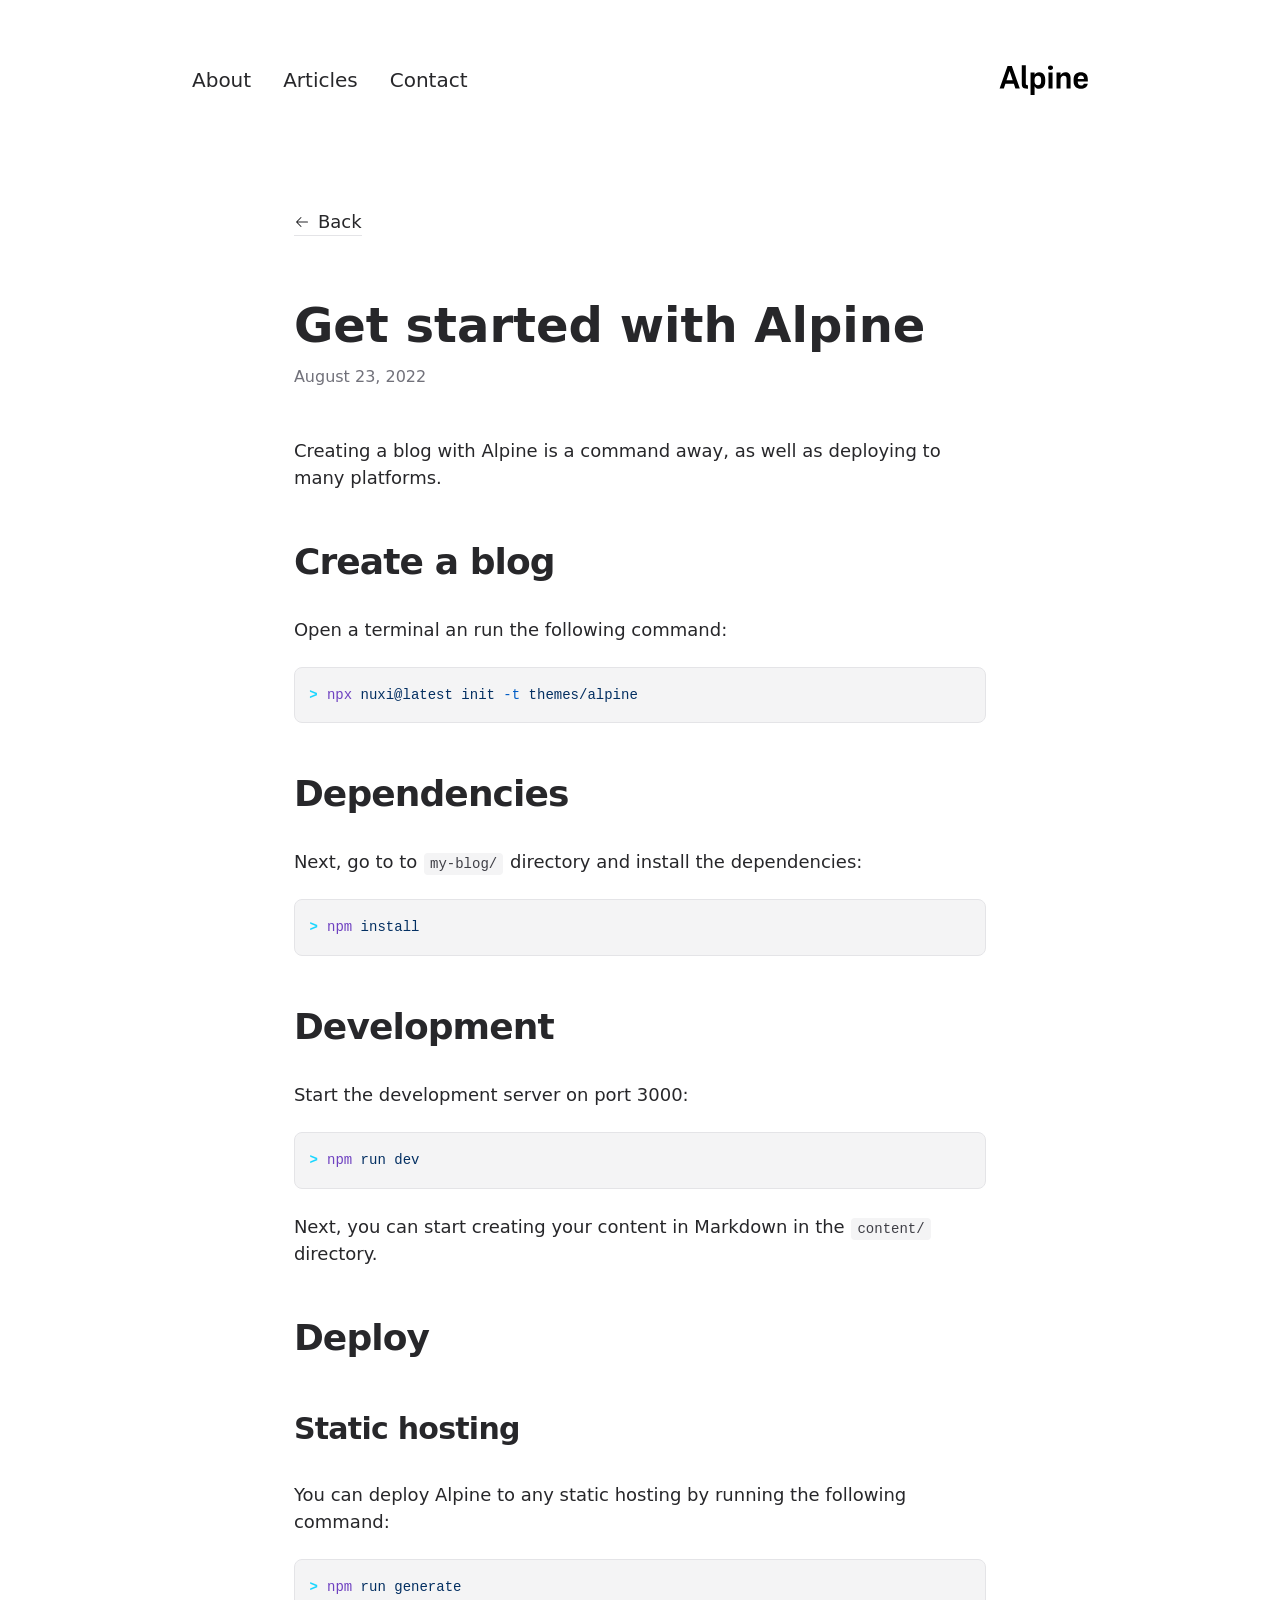
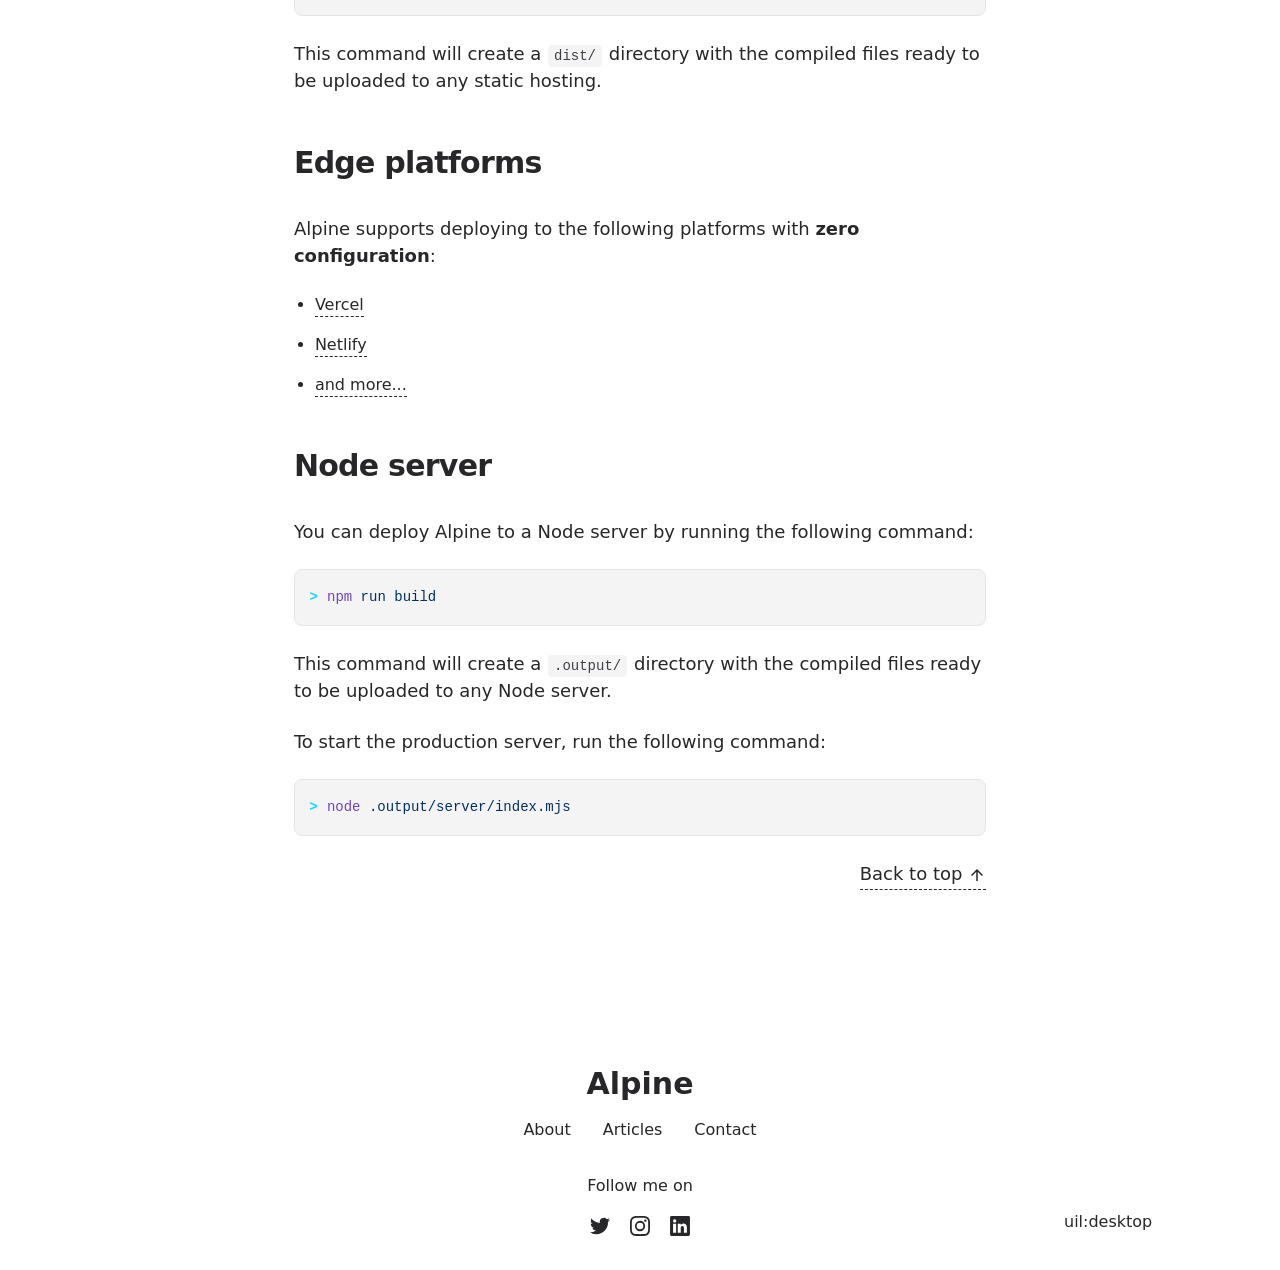
<file: articles/get-started/index.html>
<!DOCTYPE html><html lang="en"><head><meta charset="utf-8">
<meta name="viewport" content="width=device-width, initial-scale=1">
<title>Get started with Alpine</title>
<meta name="twitter:card" content="summary_large_image">
<meta property="og:image:width" content="400">
<meta property="og:image:height" content="300">
<meta property="og:image:alt" content="An image showcasing my project.">
<meta property="og:title" content="Get started with Alpine">
<meta name="description" content="Creating a blog with Alpine is a command away, as well as deploying to many platforms.">
<meta property="og:description" content="Creating a blog with Alpine is a command away, as well as deploying to many platforms.">
<meta property="og:image" content="/articles/get-started.webp">
<link rel="preload" as="fetch" crossorigin="anonymous" href="/articles/get-started/_payload.json">
<link rel="stylesheet" href="/_nuxt/entry.m_jOQNBU.css">
<link rel="stylesheet" href="/_nuxt/DocumentDrivenNotFound.Tw_yEoud.css">
<link rel="stylesheet" href="/_nuxt/article.AOpJSiid.css">
<link rel="stylesheet" href="/_nuxt/ProseA.BTpm-ibL.css">
<link rel="stylesheet" href="/_nuxt/ProseH1.kznfNM1q.css">
<link rel="stylesheet" href="/_nuxt/ProseP.RSimpUT9.css">
<link rel="stylesheet" href="/_nuxt/ProseH2.KpbmU7jn.css">
<link rel="stylesheet" href="/_nuxt/ProsePre.nIRUQbb-.css">
<link rel="stylesheet" href="/_nuxt/ProseCode.A3mKjU5v.css">
<link rel="stylesheet" href="/_nuxt/ProseCodeInline.-lSEDUl2.css">
<link rel="stylesheet" href="/_nuxt/ProseH3.N8j6FqwA.css">
<link rel="stylesheet" href="/_nuxt/ProseStrong.htOXUJQw.css">
<link rel="stylesheet" href="/_nuxt/ProseUl.PBYp28g5.css">
<link rel="stylesheet" href="/_nuxt/ProseLi.Xu5yubfG.css">
<link rel="modulepreload" as="script" crossorigin href="/_nuxt/entry.NAH1qKoM.js">
<link rel="modulepreload" as="script" crossorigin href="/_nuxt/NuxtImg.18aCBuiV.js">
<link rel="modulepreload" as="script" crossorigin href="/_nuxt/document-driven.BTmnHua1.js">
<link rel="modulepreload" as="script" crossorigin href="/_nuxt/DocumentDrivenEmpty.ptMvVq5S.js">
<link rel="modulepreload" as="script" crossorigin href="/_nuxt/ContentRenderer.TcPy23Lj.js">
<link rel="modulepreload" as="script" crossorigin href="/_nuxt/ContentRendererMarkdown.vue.dUht9I-4.js">
<link rel="modulepreload" as="script" crossorigin href="/_nuxt/preview.mXpIZkSc.js">
<link rel="modulepreload" as="script" crossorigin href="/_nuxt/DocumentDrivenNotFound.jMCohRNG.js">
<link rel="modulepreload" as="script" crossorigin href="/_nuxt/article.kIPcv6Kb.js">
<link rel="modulepreload" as="script" crossorigin href="/_nuxt/ProseA.p9GJgdSD.js">
<link rel="modulepreload" as="script" crossorigin href="/_nuxt/date.3uOv5BcS.js">
<link rel="modulepreload" as="script" crossorigin href="/_nuxt/ContentRendererMarkdown.XbxiU_ZU.js">
<link rel="modulepreload" as="script" crossorigin href="/_nuxt/ProseH1.pNLyhdFx.js">
<link rel="modulepreload" as="script" crossorigin href="/_nuxt/ProseP.v6sKDV83.js">
<link rel="modulepreload" as="script" crossorigin href="/_nuxt/ProseH2.ueM4iYYc.js">
<link rel="modulepreload" as="script" crossorigin href="/_nuxt/ProsePre.MCAcaxPf.js">
<link rel="modulepreload" as="script" crossorigin href="/_nuxt/ProseCode.5wf5bSSJ.js">
<link rel="modulepreload" as="script" crossorigin href="/_nuxt/ProseCodeInline.ojhs4OrJ.js">
<link rel="modulepreload" as="script" crossorigin href="/_nuxt/ProseH3.8g2J-9TF.js">
<link rel="modulepreload" as="script" crossorigin href="/_nuxt/ProseStrong.E_MoJht9.js">
<link rel="modulepreload" as="script" crossorigin href="/_nuxt/ProseUl.HNHcUUms.js">
<link rel="modulepreload" as="script" crossorigin href="/_nuxt/ProseLi.8p7XGLiG.js">
<link rel="prefetch" as="script" crossorigin href="/_nuxt/default.hLQRgDBb.js">
<link rel="prefetch" as="script" crossorigin href="/_nuxt/page.GRwrLOdW.js">
<link rel="prefetch" as="script" crossorigin href="/_nuxt/client-db.34RD1-0V.js">
<link rel="prefetch" as="script" crossorigin href="/_nuxt/slugify.t9rBGHnI.js">
<link rel="prefetch" as="style" href="/_nuxt/useStudio.tkaIHU1L.css">
<link rel="prefetch" as="script" crossorigin href="/_nuxt/useStudio.O-Pha-8A.js">
<link rel="prefetch" as="script" crossorigin href="/_nuxt/query.GLopt4Tm.js">
<link rel="prefetch" as="style" href="/_nuxt/error-404._LjjY-y0.css">
<link rel="prefetch" as="script" crossorigin href="/_nuxt/error-404.yBKcKZU-.js">
<link rel="prefetch" as="style" href="/_nuxt/error-500.Ke0_YfD7.css">
<link rel="prefetch" as="script" crossorigin href="/_nuxt/error-500.zgaB5Cwd.js">
<script type="module" src="/_nuxt/entry.NAH1qKoM.js" crossorigin></script><style id="pinceau-runtime-hydratable">@media{.phy[--]{--puid:TJG55W-v;}.pv-9YAGua{max-width:var(--elements-container-maxWidth);padding-left:var(--elements-container-padding-mobile);padding-right:var(--elements-container-padding-mobile);}@media (min-width: 475px){.pv-9YAGua{padding-left:var(--elements-container-padding-xs);padding-right:var(--elements-container-padding-xs);}}@media (min-width: 640px){.pv-9YAGua{padding-left:var(--elements-container-padding-sm);padding-right:var(--elements-container-padding-sm);}}@media (min-width: 768px){.pv-9YAGua{padding-left:var(--elements-container-padding-md);padding-right:var(--elements-container-padding-md);}}} </style><style id="pinceau-theme">@media { :root {--pinceau-mq: initial; --alpine-readableLine: 68ch;--alpine-backdrop-backgroundColor: #f4f4f5b3;--prose-code-inline-padding: 0.2rem 0.375rem 0.2rem 0.375rem;--prose-code-block-backdropFilter: contrast(1);--prose-code-block-border-style: solid;--prose-code-block-border-width: 1px;--prose-tbody-tr-borderBottom-style: dashed;--prose-tbody-tr-borderBottom-width: 1px;--prose-th-textAlign: inherit;--prose-thead-borderBottom-style: solid;--prose-thead-borderBottom-width: 1px;--prose-thead-border-style: solid;--prose-thead-border-width: 0px;--prose-table-textAlign: start;--prose-hr-width: 1px;--prose-hr-style: solid;--prose-li-listStylePosition: outside;--prose-ol-li-markerColor: currentColor;--prose-ol-paddingInlineStart: 21px;--prose-ol-listStyleType: decimal;--prose-ul-li-markerColor: currentColor;--prose-ul-paddingInlineStart: 21px;--prose-ul-listStyleType: disc;--prose-blockquote-border-style: solid;--prose-blockquote-border-width: 4px;--prose-blockquote-quotes: '201C' '201D' '2018' '2019';--prose-blockquote-paddingInlineStart: 24px;--prose-a-code-color-hover: currentColor;--prose-a-code-color-static: currentColor;--prose-a-hasCode-borderBottom: none;--prose-a-border-distance: 2px;--prose-a-border-color-hover: currentColor;--prose-a-border-color-static: currentColor;--prose-a-border-style-hover: solid;--prose-a-border-style-static: dashed;--prose-a-border-width: 1px;--prose-a-color-static: inherit;--prose-a-textDecoration: none;--prose-h6-margin: 3rem 0 2rem;--prose-h5-margin: 3rem 0 2rem;--prose-h4-margin: 3rem 0 2rem;--prose-h3-margin: 3rem 0 2rem;--prose-h2-margin: 3rem 0 2rem;--prose-h1-margin: 0 0 2rem;--prose-p-fontSize: 18px;--typography-lead-loose: 2;--typography-lead-relaxed: 1.625;--typography-lead-normal: 1.5;--typography-lead-snug: 1.375;--typography-lead-tight: 1.25;--typography-lead-none: 1;--typography-lead-10: 2.5rem;--typography-lead-9: 2.25rem;--typography-lead-8: 2rem;--typography-lead-7: 1.75rem;--typography-lead-6: 1.5rem;--typography-lead-5: 1.25rem;--typography-lead-4: 1rem;--typography-lead-3: .75rem;--typography-lead-2: .5rem;--typography-lead-1: .025rem;--typography-fontWeight-black: 900;--typography-fontWeight-extrabold: 800;--typography-fontWeight-bold: 700;--typography-fontWeight-semibold: 600;--typography-fontWeight-medium: 500;--typography-fontWeight-normal: 400;--typography-fontWeight-light: 300;--typography-fontWeight-extralight: 200;--typography-fontWeight-thin: 100;--typography-fontSize-9xl: 128px;--typography-fontSize-8xl: 96px;--typography-fontSize-7xl: 72px;--typography-fontSize-6xl: 60px;--typography-fontSize-5xl: 48px;--typography-fontSize-4xl: 36px;--typography-fontSize-3xl: 30px;--typography-fontSize-2xl: 24px;--typography-fontSize-xl: 20px;--typography-fontSize-lg: 18px;--typography-fontSize-base: 16px;--typography-fontSize-sm: 14px;--typography-fontSize-xs: 12px;--typography-letterSpacing-wide: 0.025em;--typography-letterSpacing-tight: -0.025em;--typography-verticalMargin-base: 24px;--typography-verticalMargin-sm: 16px;--elements-border-secondary-hover: [object Object];--elements-backdrop-background: #fffc;--elements-backdrop-filter: saturate(200%) blur(20px);--elements-container-maxWidth: 64rem;--lead-loose: 2;--lead-relaxed: 1.625;--lead-normal: 1.5;--lead-snug: 1.375;--lead-tight: 1.25;--lead-none: 1;--lead-10: 2.5rem;--lead-9: 2.25rem;--lead-8: 2rem;--lead-7: 1.75rem;--lead-6: 1.5rem;--lead-5: 1.25rem;--lead-4: 1rem;--lead-3: .75rem;--lead-2: .5rem;--lead-1: .025rem;--letterSpacing-widest: 0.1em;--letterSpacing-wider: 0.05em;--letterSpacing-wide: 0.025em;--letterSpacing-normal: 0em;--letterSpacing-tight: -0.025em;--letterSpacing-tighter: -0.05em;--fontSize-9xl: 8rem;--fontSize-8xl: 6rem;--fontSize-7xl: 4.5rem;--fontSize-6xl: 3.75rem;--fontSize-5xl: 3rem;--fontSize-4xl: 2.25rem;--fontSize-3xl: 1.875rem;--fontSize-2xl: 1.5rem;--fontSize-xl: 1.25rem;--fontSize-lg: 1.125rem;--fontSize-base: 1rem;--fontSize-sm: 0.875rem;--fontSize-xs: 0.75rem;--fontWeight-black: 900;--fontWeight-extrabold: 800;--fontWeight-bold: 700;--fontWeight-semibold: 600;--fontWeight-medium: 500;--fontWeight-normal: 400;--fontWeight-light: 300;--fontWeight-extralight: 200;--fontWeight-thin: 100;--font-mono: ui-monospace, SFMono-Regular, Menlo, Monaco, Consolas, Liberation Mono, Courier New, monospace;--font-serif: ui-serif, Georgia, Cambria, Times New Roman, Times, serif;--font-sans: ui-sans-serif, system-ui, -apple-system, BlinkMacSystemFont, Segoe UI, Roboto, Helvetica Neue, Arial, Noto Sans, sans-serif, Apple Color Emoji, Segoe UI Emoji, Segoe UI Symbol, Noto Color Emoji;--opacity-total: 1;--opacity-high: 0.8;--opacity-medium: 0.5;--opacity-soft: 0.3;--opacity-light: 0.15;--opacity-bright: 0.1;--opacity-noOpacity: 0;--borderWidth-lg: 3px;--borderWidth-md: 2px;--borderWidth-sm: 1px;--borderWidth-noBorder: 0;--space-rem-875: 0.875rem;--space-rem-625: 0.625rem;--space-rem-375: 0.375rem;--space-rem-125: 0.125rem;--space-px: 1px;--space-128: 32rem;--space-96: 24rem;--space-80: 20rem;--space-72: 18rem;--space-64: 16rem;--space-60: 15rem;--space-56: 14rem;--space-52: 13rem;--space-48: 12rem;--space-44: 11rem;--space-40: 10rem;--space-36: 9rem;--space-32: 8rem;--space-28: 7rem;--space-24: 6rem;--space-20: 5rem;--space-16: 4rem;--space-14: 3.5rem;--space-12: 3rem;--space-11: 2.75rem;--space-10: 2.5rem;--space-9: 2.25rem;--space-8: 2rem;--space-7: 1.75rem;--space-6: 1.5rem;--space-5: 1.25rem;--space-4: 1rem;--space-3: 0.75rem;--space-2: 0.5rem;--space-1: 0.25rem;--space-0: 0px;--size-full: 100%;--size-7xl: 80rem;--size-6xl: 72rem;--size-5xl: 64rem;--size-4xl: 56rem;--size-3xl: 48rem;--size-2xl: 42rem;--size-xl: 36rem;--size-lg: 32rem;--size-md: 28rem;--size-sm: 24rem;--size-xs: 20rem;--size-200: 200px;--size-104: 104px;--size-80: 80px;--size-64: 64px;--size-56: 56px;--size-48: 48px;--size-40: 40px;--size-32: 32px;--size-24: 24px;--size-20: 20px;--size-16: 16px;--size-12: 12px;--size-8: 8px;--size-6: 6px;--size-4: 4px;--size-2: 2px;--size-0: 0px;--radii-full: 9999px;--radii-3xl: 1.75rem;--radii-2xl: 1.5rem;--radii-xl: 1rem;--radii-lg: 0.75rem;--radii-md: 0.5rem;--radii-sm: 0.375rem;--radii-xs: 0.25rem;--radii-2xs: 0.125rem;--radii-none: 0px;--shadow-none: 0px 0px 0px 0px transparent;--shadow-lg: 0px 10px 15px -3px #000000, 0px 4px 6px -4px #000000;--shadow-md: 0px 4px 6px -1px #000000, 0px 2px 4px -2px #000000;--shadow-sm: 0px 1px 3px 0px #000000, 0px 1px 2px -1px #000000;--shadow-xs: 0px 1px 2px 0px #000000;--height-screen: 100vh;--width-screen: 100vw;--color-primary-900: #002e38;--color-primary-800: #005c70;--color-primary-700: #008aa9;--color-primary-600: #00b9e1;--color-primary-500: #1ad6ff;--color-primary-400: #40ddff;--color-primary-300: #66e4ff;--color-primary-200: #8deaff;--color-primary-100: #b3f1ff;--color-primary-50: #d9f8ff;--color-ruby-900: #380011;--color-ruby-800: #700021;--color-ruby-700: #a90032;--color-ruby-600: #e10043;--color-ruby-500: #ff1a5e;--color-ruby-400: #ff4079;--color-ruby-300: #ff6694;--color-ruby-200: #ff8dae;--color-ruby-100: #ffb3c9;--color-ruby-50: #ffd9e4;--color-pink-900: #380025;--color-pink-800: #70004b;--color-pink-700: #a90070;--color-pink-600: #e10095;--color-pink-500: #ff1ab2;--color-pink-400: #ff40bf;--color-pink-300: #ff66cc;--color-pink-200: #ff8dd8;--color-pink-100: #ffb3e5;--color-pink-50: #ffd9f2;--color-purple-900: #190038;--color-purple-800: #330070;--color-purple-700: #4c00a9;--color-purple-600: #6500e1;--color-purple-500: #811aff;--color-purple-400: #9640ff;--color-purple-300: #ab66ff;--color-purple-200: #c08dff;--color-purple-100: #d5b3ff;--color-purple-50: #ead9ff;--color-royalblue-900: #0b0531;--color-royalblue-800: #160a62;--color-royalblue-700: #211093;--color-royalblue-600: #2c15c4;--color-royalblue-500: #4127e8;--color-royalblue-400: #614bec;--color-royalblue-300: #806ff0;--color-royalblue-200: #a093f3;--color-royalblue-100: #c0b7f7;--color-royalblue-50: #dfdbfb;--color-indigoblue-900: #001238;--color-indigoblue-800: #002370;--color-indigoblue-700: #0035a9;--color-indigoblue-600: #0047e1;--color-indigoblue-500: #1a62ff;--color-indigoblue-400: #407cff;--color-indigoblue-300: #6696ff;--color-indigoblue-200: #8db0ff;--color-indigoblue-100: #b3cbff;--color-indigoblue-50: #d9e5ff;--color-blue-900: #002438;--color-blue-800: #004870;--color-blue-700: #006ca9;--color-blue-600: #0090e1;--color-blue-500: #1aadff;--color-blue-400: #40bbff;--color-blue-300: #66c8ff;--color-blue-200: #8dd6ff;--color-blue-100: #b3e4ff;--color-blue-50: #d9f1ff;--color-lightblue-900: #002e38;--color-lightblue-800: #005c70;--color-lightblue-700: #008aa9;--color-lightblue-600: #00b9e1;--color-lightblue-500: #1ad6ff;--color-lightblue-400: #40ddff;--color-lightblue-300: #66e4ff;--color-lightblue-200: #8deaff;--color-lightblue-100: #b3f1ff;--color-lightblue-50: #d9f8ff;--color-teal-900: #062a28;--color-teal-800: #0b544f;--color-teal-700: #117d77;--color-teal-600: #16a79e;--color-teal-500: #1cd1c6;--color-teal-400: #36e4da;--color-teal-300: #5fe9e1;--color-teal-200: #87efe9;--color-teal-100: #aff4f0;--color-teal-50: #d7faf8;--color-pear-900: #2a2b09;--color-pear-800: #545512;--color-pear-700: #7e801b;--color-pear-600: #a8aa24;--color-pear-500: #d0d32f;--color-pear-400: #d8da52;--color-pear-300: #e0e274;--color-pear-200: #e8e997;--color-pear-100: #eff0ba;--color-pear-50: #f7f8dc;--color-red-900: #380300;--color-red-800: #700700;--color-red-700: #a90a00;--color-red-600: #e10e00;--color-red-500: #ff281a;--color-red-400: #ff4c40;--color-red-300: #ff7066;--color-red-200: #ff948d;--color-red-100: #ffb7b3;--color-red-50: #ffdbd9;--color-orange-900: #381800;--color-orange-800: #702f00;--color-orange-700: #a94700;--color-orange-600: #e15e00;--color-orange-500: #ff7a1a;--color-orange-400: #ff9040;--color-orange-300: #ffa666;--color-orange-200: #ffbd8d;--color-orange-100: #ffd3b3;--color-orange-50: #ffe9d9;--color-yellow-900: #362b03;--color-yellow-800: #6d5605;--color-yellow-700: #a38108;--color-yellow-600: #daac0a;--color-yellow-500: #f5c828;--color-yellow-400: #f7d14c;--color-yellow-300: #f8da70;--color-yellow-200: #fae393;--color-yellow-100: #fcedb7;--color-yellow-50: #fdf6db;--color-green-900: #003f25;--color-green-800: #005e38;--color-green-700: #007e4a;--color-green-600: #009d5d;--color-green-500: #00bd6f;--color-green-400: #00dc82;--color-green-300: #30ffaa;--color-green-200: #83ffcc;--color-green-100: #acffdd;--color-green-50: #d6ffee;--color-gray-900: #18181B;--color-gray-800: #27272A;--color-gray-700: #3f3f46;--color-gray-600: #52525B;--color-gray-500: #71717A;--color-gray-400: #a1a1aa;--color-gray-300: #D4d4d8;--color-gray-200: #e4e4e7;--color-gray-100: #f4f4f5;--color-gray-50: #fafafa;--color-black: #0c0c0d;--color-white: #FFFFFF;--media-portrait: only screen and (orientation: portrait);--media-landscape: only screen and (orientation: landscape);--media-rm: (prefers-reduced-motion: reduce);--media-2xl: (min-width: 1536px);--media-xl: (min-width: 1280px);--media-lg: (min-width: 1024px);--media-md: (min-width: 768px);--media-sm: (min-width: 640px);--media-xs: (min-width: 475px);--alpine-body-color: var(--color-gray-800);--alpine-body-backgroundColor: var(--color-white);--prose-code-inline-fontWeight: var(--typography-fontWeight-normal);--prose-code-inline-fontSize: var(--typography-fontSize-sm);--prose-code-inline-borderRadius: var(--radii-xs);--prose-code-block-pre-padding: var(--typography-verticalMargin-sm);--prose-code-block-margin: var(--typography-verticalMargin-base) 0;--prose-code-block-fontSize: var(--typography-fontSize-sm);--prose-tbody-code-inline-fontSize: var(--typography-fontSize-sm);--prose-tbody-td-padding: var(--typography-verticalMargin-sm);--prose-th-fontWeight: var(--typography-fontWeight-semibold);--prose-th-padding: 0 var(--typography-verticalMargin-sm) var(--typography-verticalMargin-sm) var(--typography-verticalMargin-sm);--prose-table-lineHeight: var(--typography-lead-6);--prose-table-fontSize: var(--typography-fontSize-sm);--prose-table-margin: var(--typography-verticalMargin-base) 0;--prose-hr-margin: var(--typography-verticalMargin-base) 0;--prose-li-margin: var(--typography-verticalMargin-sm) 0;--prose-ol-margin: var(--typography-verticalMargin-base) 0;--prose-ul-margin: var(--typography-verticalMargin-base) 0;--prose-blockquote-margin: var(--typography-verticalMargin-base) 0;--prose-a-code-border-style: var(--prose-a-border-style-static);--prose-a-code-border-width: var(--prose-a-border-width);--prose-a-fontWeight: var(--typography-fontWeight-medium);--prose-img-margin: var(--typography-verticalMargin-base) 0;--prose-strong-fontWeight: var(--typography-fontWeight-semibold);--prose-h6-iconSize: var(--typography-fontSize-base);--prose-h6-fontWeight: var(--typography-fontWeight-semibold);--prose-h6-lineHeight: var(--typography-lead-normal);--prose-h6-fontSize: var(--typography-fontSize-lg);--prose-h5-iconSize: var(--typography-fontSize-lg);--prose-h5-fontWeight: var(--typography-fontWeight-semibold);--prose-h5-lineHeight: var(--typography-lead-snug);--prose-h5-fontSize: var(--typography-fontSize-xl);--prose-h4-iconSize: var(--typography-fontSize-lg);--prose-h4-letterSpacing: var(--typography-letterSpacing-tight);--prose-h4-fontWeight: var(--typography-fontWeight-semibold);--prose-h4-lineHeight: var(--typography-lead-snug);--prose-h4-fontSize: var(--typography-fontSize-2xl);--prose-h3-iconSize: var(--typography-fontSize-xl);--prose-h3-letterSpacing: var(--typography-letterSpacing-tight);--prose-h3-fontWeight: var(--typography-fontWeight-semibold);--prose-h3-lineHeight: var(--typography-lead-snug);--prose-h3-fontSize: var(--typography-fontSize-3xl);--prose-h2-iconSize: var(--typography-fontSize-2xl);--prose-h2-letterSpacing: var(--typography-letterSpacing-tight);--prose-h2-fontWeight: var(--typography-fontWeight-semibold);--prose-h2-lineHeight: var(--typography-lead-tight);--prose-h2-fontSize: var(--typography-fontSize-4xl);--prose-h1-iconSize: var(--typography-fontSize-3xl);--prose-h1-letterSpacing: var(--typography-letterSpacing-tight);--prose-h1-fontWeight: var(--typography-fontWeight-bold);--prose-h1-lineHeight: var(--typography-lead-tight);--prose-h1-fontSize: var(--typography-fontSize-5xl);--prose-p-br-margin: var(--typography-verticalMargin-base) 0 0 0;--prose-p-margin: var(--typography-verticalMargin-base) 0;--prose-p-lineHeight: var(--typography-lead-normal);--typography-color-primary-900: var(--color-primary-900);--typography-color-primary-800: var(--color-primary-800);--typography-color-primary-700: var(--color-primary-700);--typography-color-primary-600: var(--color-primary-600);--typography-color-primary-500: var(--color-primary-500);--typography-color-primary-400: var(--color-primary-400);--typography-color-primary-300: var(--color-primary-300);--typography-color-primary-200: var(--color-primary-200);--typography-color-primary-100: var(--color-primary-100);--typography-color-primary-50: var(--color-primary-50);--typography-font-code: var(--font-mono);--typography-font-body: var(--font-sans);--typography-font-display: var(--font-sans);--typography-body-backgroundColor: var(--color-white);--typography-body-color: var(--color-black);--elements-state-danger-borderColor-secondary: var(--color-red-200);--elements-state-danger-borderColor-primary: var(--color-red-100);--elements-state-danger-backgroundColor-secondary: var(--color-red-100);--elements-state-danger-backgroundColor-primary: var(--color-red-50);--elements-state-danger-color-secondary: var(--color-red-600);--elements-state-danger-color-primary: var(--color-red-500);--elements-state-warning-borderColor-secondary: var(--color-yellow-200);--elements-state-warning-borderColor-primary: var(--color-yellow-100);--elements-state-warning-backgroundColor-secondary: var(--color-yellow-100);--elements-state-warning-backgroundColor-primary: var(--color-yellow-50);--elements-state-warning-color-secondary: var(--color-yellow-700);--elements-state-warning-color-primary: var(--color-yellow-600);--elements-state-success-borderColor-secondary: var(--color-green-200);--elements-state-success-borderColor-primary: var(--color-green-100);--elements-state-success-backgroundColor-secondary: var(--color-green-100);--elements-state-success-backgroundColor-primary: var(--color-green-50);--elements-state-success-color-secondary: var(--color-green-600);--elements-state-success-color-primary: var(--color-green-500);--elements-state-info-borderColor-secondary: var(--color-blue-200);--elements-state-info-borderColor-primary: var(--color-blue-100);--elements-state-info-backgroundColor-secondary: var(--color-blue-100);--elements-state-info-backgroundColor-primary: var(--color-blue-50);--elements-state-info-color-secondary: var(--color-blue-600);--elements-state-info-color-primary: var(--color-blue-500);--elements-state-primary-borderColor-secondary: var(--color-primary-200);--elements-state-primary-borderColor-primary: var(--color-primary-100);--elements-state-primary-backgroundColor-secondary: var(--color-primary-100);--elements-state-primary-backgroundColor-primary: var(--color-primary-50);--elements-state-primary-color-secondary: var(--color-primary-700);--elements-state-primary-color-primary: var(--color-primary-600);--elements-surface-secondary-backgroundColor: var(--color-gray-200);--elements-surface-primary-backgroundColor: var(--color-gray-100);--elements-surface-background-base: var(--color-gray-100);--elements-border-secondary-static: var(--color-gray-200);--elements-border-primary-hover: var(--color-gray-200);--elements-border-primary-static: var(--color-gray-100);--elements-container-padding-md: var(--space-16);--elements-container-padding-sm: var(--space-12);--elements-container-padding-xs: var(--space-8);--elements-container-padding-mobile: var(--space-6);--elements-text-secondary-color-hover: var(--color-gray-700);--elements-text-secondary-color-static: var(--color-gray-500);--elements-text-primary-color-static: var(--color-gray-900);--text-6xl-lineHeight: var(--lead-none);--text-6xl-fontSize: var(--fontSize-6xl);--text-5xl-lineHeight: var(--lead-none);--text-5xl-fontSize: var(--fontSize-5xl);--text-4xl-lineHeight: var(--lead-10);--text-4xl-fontSize: var(--fontSize-4xl);--text-3xl-lineHeight: var(--lead-9);--text-3xl-fontSize: var(--fontSize-3xl);--text-2xl-lineHeight: var(--lead-8);--text-2xl-fontSize: var(--fontSize-2xl);--text-xl-lineHeight: var(--lead-7);--text-xl-fontSize: var(--fontSize-xl);--text-lg-lineHeight: var(--lead-7);--text-lg-fontSize: var(--fontSize-lg);--text-base-lineHeight: var(--lead-6);--text-base-fontSize: var(--fontSize-base);--text-sm-lineHeight: var(--lead-5);--text-sm-fontSize: var(--fontSize-sm);--text-xs-lineHeight: var(--lead-4);--text-xs-fontSize: var(--fontSize-xs);--shadow-2xl: 0px 25px 50px -12px var(--color-gray-900);--shadow-xl: 0px 20px 25px -5px var(--color-gray-400), 0px 8px 10px -6px #000000;--color-secondary-900: var(--color-gray-900);--color-secondary-800: var(--color-gray-800);--color-secondary-700: var(--color-gray-700);--color-secondary-600: var(--color-gray-600);--color-secondary-500: var(--color-gray-500);--color-secondary-400: var(--color-gray-400);--color-secondary-300: var(--color-gray-300);--color-secondary-200: var(--color-gray-200);--color-secondary-100: var(--color-gray-100);--color-secondary-50: var(--color-gray-50);--prose-a-code-background-hover: var(--typography-color-primary-50);--prose-a-code-border-color-hover: var(--typography-color-primary-500);--prose-a-color-hover: var(--typography-color-primary-500);--typography-color-secondary-900: var(--color-secondary-900);--typography-color-secondary-800: var(--color-secondary-800);--typography-color-secondary-700: var(--color-secondary-700);--typography-color-secondary-600: var(--color-secondary-600);--typography-color-secondary-500: var(--color-secondary-500);--typography-color-secondary-400: var(--color-secondary-400);--typography-color-secondary-300: var(--color-secondary-300);--typography-color-secondary-200: var(--color-secondary-200);--typography-color-secondary-100: var(--color-secondary-100);--typography-color-secondary-50: var(--color-secondary-50);--prose-code-inline-backgroundColor: var(--typography-color-secondary-100);--prose-code-inline-color: var(--typography-color-secondary-700);--prose-code-block-backgroundColor: var(--typography-color-secondary-100);--prose-code-block-color: var(--typography-color-secondary-700);--prose-code-block-border-color: var(--typography-color-secondary-200);--prose-tbody-tr-borderBottom-color: var(--typography-color-secondary-200);--prose-th-color: var(--typography-color-secondary-600);--prose-thead-borderBottom-color: var(--typography-color-secondary-200);--prose-thead-border-color: var(--typography-color-secondary-300);--prose-hr-color: var(--typography-color-secondary-200);--prose-blockquote-border-color: var(--typography-color-secondary-200);--prose-blockquote-color: var(--typography-color-secondary-500);--prose-a-code-border-color-static: var(--typography-color-secondary-400); } }@media { :root.dark {--pinceau-mq: dark; --alpine-backdrop-backgroundColor: #18181bb3;--prose-code-block-backdropFilter: contrast(1);--prose-ol-li-markerColor: currentColor;--prose-ul-li-markerColor: currentColor;--prose-a-code-color-hover: currentColor;--prose-a-code-color-static: currentColor;--prose-a-border-color-hover: currentColor;--prose-a-border-color-static: currentColor;--prose-a-color-static: inherit;--elements-backdrop-background: #0c0d0ccc;--alpine-body-color: var(--color-gray-200);--alpine-body-backgroundColor: var(--color-black);--typography-body-backgroundColor: var(--color-black);--typography-body-color: var(--color-white);--elements-state-danger-borderColor-secondary: var(--color-red-700);--elements-state-danger-borderColor-primary: var(--color-red-800);--elements-state-danger-backgroundColor-secondary: var(--color-red-800);--elements-state-danger-backgroundColor-primary: var(--color-red-900);--elements-state-danger-color-secondary: var(--color-red-200);--elements-state-danger-color-primary: var(--color-red-300);--elements-state-warning-borderColor-secondary: var(--color-yellow-700);--elements-state-warning-borderColor-primary: var(--color-yellow-800);--elements-state-warning-backgroundColor-secondary: var(--color-yellow-800);--elements-state-warning-backgroundColor-primary: var(--color-yellow-900);--elements-state-warning-color-secondary: var(--color-yellow-200);--elements-state-warning-color-primary: var(--color-yellow-400);--elements-state-success-borderColor-secondary: var(--color-green-700);--elements-state-success-borderColor-primary: var(--color-green-800);--elements-state-success-backgroundColor-secondary: var(--color-green-800);--elements-state-success-backgroundColor-primary: var(--color-green-900);--elements-state-success-color-secondary: var(--color-green-200);--elements-state-success-color-primary: var(--color-green-400);--elements-state-info-borderColor-secondary: var(--color-blue-700);--elements-state-info-borderColor-primary: var(--color-blue-800);--elements-state-info-backgroundColor-secondary: var(--color-blue-800);--elements-state-info-backgroundColor-primary: var(--color-blue-900);--elements-state-info-color-secondary: var(--color-blue-200);--elements-state-info-color-primary: var(--color-blue-400);--elements-state-primary-borderColor-secondary: var(--color-primary-700);--elements-state-primary-borderColor-primary: var(--color-primary-800);--elements-state-primary-backgroundColor-secondary: var(--color-primary-800);--elements-state-primary-backgroundColor-primary: var(--color-primary-900);--elements-state-primary-color-secondary: var(--color-primary-200);--elements-state-primary-color-primary: var(--color-primary-400);--elements-surface-secondary-backgroundColor: var(--color-gray-800);--elements-surface-primary-backgroundColor: var(--color-gray-900);--elements-surface-background-base: var(--color-gray-900);--elements-border-secondary-static: var(--color-gray-800);--elements-border-primary-hover: var(--color-gray-800);--elements-border-primary-static: var(--color-gray-900);--elements-text-secondary-color-hover: var(--color-gray-200);--elements-text-secondary-color-static: var(--color-gray-400);--elements-text-primary-color-static: var(--color-gray-50);--prose-a-code-background-hover: var(--typography-color-primary-900);--prose-a-code-border-color-hover: var(--typography-color-primary-600);--prose-a-color-hover: var(--typography-color-primary-400);--prose-code-inline-backgroundColor: var(--typography-color-secondary-800);--prose-code-inline-color: var(--typography-color-secondary-200);--prose-code-block-backgroundColor: var(--typography-color-secondary-900);--prose-code-block-color: var(--typography-color-secondary-200);--prose-code-block-border-color: var(--typography-color-secondary-800);--prose-tbody-tr-borderBottom-color: var(--typography-color-secondary-800);--prose-th-color: var(--typography-color-secondary-400);--prose-thead-borderBottom-color: var(--typography-color-secondary-800);--prose-thead-border-color: var(--typography-color-secondary-600);--prose-hr-color: var(--typography-color-secondary-800);--prose-blockquote-border-color: var(--typography-color-secondary-700);--prose-blockquote-color: var(--typography-color-secondary-400);--prose-a-code-border-color-static: var(--typography-color-secondary-600); } }</style><script>"use strict";(()=>{const a=window,e=document.documentElement,m=["dark","light"],c=window&&window.localStorage&&window.localStorage.getItem&&window.localStorage.getItem("nuxt-color-mode")||"system";let n=c==="system"?d():c;const l=e.getAttribute("data-color-mode-forced");l&&(n=l),i(n),a["__NUXT_COLOR_MODE__"]={preference:c,value:n,getColorScheme:d,addColorScheme:i,removeColorScheme:f};function i(o){const t=""+o+"",s="";e.classList?e.classList.add(t):e.className+=" "+t,s&&e.setAttribute("data-"+s,o)}function f(o){const t=""+o+"",s="";e.classList?e.classList.remove(t):e.className=e.className.replace(new RegExp(t,"g"),""),s&&e.removeAttribute("data-"+s)}function r(o){return a.matchMedia("(prefers-color-scheme"+o+")")}function d(){if(a.matchMedia&&r("").media!=="not all"){for(const o of m)if(r(":"+o).matches)return o}return"light"}})();
</script></head><body><div id="__nuxt"><div class="container pv-9YAGua pc-TJG55W app-layout" data-v-6fcf6b27 data-v-dee2dd78><!--[--><div class="nuxt-progress" style="width:0%;height:3px;opacity:0;background-size:Infinity% auto;" data-v-6fcf6b27></div><header class="right" data-v-6fcf6b27 data-v-68f7fa86><div class="menu" data-v-68f7fa86><button aria-label="Navigation Menu" data-v-68f7fa86><svg width="24" height="24" viewBox="0 0 68 68" fill="currentColor" xmlns="http://www.w3.org/2000/svg" data-v-68f7fa86><path d="M8 34C8 32.1362 8 31.2044 8.30448 30.4693C8.71046 29.4892 9.48915 28.7105 10.4693 28.3045C11.2044 28 12.1362 28 14 28C15.8638 28 16.7956 28 17.5307 28.3045C18.5108 28.7105 19.2895 29.4892 19.6955 30.4693C20 31.2044 20 32.1362 20 34C20 35.8638 20 36.7956 19.6955 37.5307C19.2895 38.5108 18.5108 39.2895 17.5307 39.6955C16.7956 40 15.8638 40 14 40C12.1362 40 11.2044 40 10.4693 39.6955C9.48915 39.2895 8.71046 38.5108 8.30448 37.5307C8 36.7956 8 35.8638 8 34Z" data-v-68f7fa86></path><path d="M28 34C28 32.1362 28 31.2044 28.3045 30.4693C28.7105 29.4892 29.4892 28.7105 30.4693 28.3045C31.2044 28 32.1362 28 34 28C35.8638 28 36.7956 28 37.5307 28.3045C38.5108 28.7105 39.2895 29.4892 39.6955 30.4693C40 31.2044 40 32.1362 40 34C40 35.8638 40 36.7956 39.6955 37.5307C39.2895 38.5108 38.5108 39.2895 37.5307 39.6955C36.7956 40 35.8638 40 34 40C32.1362 40 31.2044 40 30.4693 39.6955C29.4892 39.2895 28.7105 38.5108 28.3045 37.5307C28 36.7956 28 35.8638 28 34Z" data-v-68f7fa86></path><path d="M48 34C48 32.1362 48 31.2044 48.3045 30.4693C48.7105 29.4892 49.4892 28.7105 50.4693 28.3045C51.2044 28 52.1362 28 54 28C55.8638 28 56.7956 28 57.5307 28.3045C58.5108 28.7105 59.2895 29.4892 59.6955 30.4693C60 31.2044 60 32.1362 60 34C60 35.8638 60 36.7956 59.6955 37.5307C59.2895 38.5108 58.5108 39.2895 57.5307 39.6955C56.7956 40 55.8638 40 54 40C52.1362 40 51.2044 40 50.4693 39.6955C49.4892 39.2895 48.7105 38.5108 48.3045 37.5307C48 36.7956 48 35.8638 48 34Z" data-v-68f7fa86></path></svg></button></div><div class="overlay" data-v-68f7fa86><nav data-v-68f7fa86 data-v-9c0426b1><ul data-v-9c0426b1><!--[--><li data-v-9c0426b1><a href="/" class="" data-v-9c0426b1><span class="underline-fx" data-v-9c0426b1></span> About</a></li><li data-v-9c0426b1><a href="/articles" class="" data-v-9c0426b1><span class="underline-fx" data-v-9c0426b1></span> Articles</a></li><li data-v-9c0426b1><a href="/contact" class="" data-v-9c0426b1><span class="underline-fx" data-v-9c0426b1></span> Contact</a></li><!--]--></ul></nav></div><div class="logo" data-v-68f7fa86><a href="/" class="" data-v-68f7fa86><img src="/logo-dark.svg" class="dark-img" alt="alpine" width="89" height="31" data-v-68f7fa86><img src="/logo.svg" class="light-img" alt="alpine" width="89" height="31" data-v-68f7fa86></a></div><div class="main-nav" data-v-68f7fa86><nav data-v-68f7fa86 data-v-9c0426b1><ul data-v-9c0426b1><!--[--><li data-v-9c0426b1><a href="/" class="" data-v-9c0426b1><span class="underline-fx" data-v-9c0426b1></span> About</a></li><li data-v-9c0426b1><a href="/articles" class="" data-v-9c0426b1><span class="underline-fx" data-v-9c0426b1></span> Articles</a></li><li data-v-9c0426b1><a href="/contact" class="" data-v-9c0426b1><span class="underline-fx" data-v-9c0426b1></span> Contact</a></li><!--]--></ul></nav></div></header><!--[--><div class="document-driven-page"><article data-v-48ba3044><a href="/articles" class="back" data-v-48ba3044><svg xmlns="http://www.w3.org/2000/svg" xmlns:xlink="http://www.w3.org/1999/xlink" aria-hidden="true" role="img" class="icon" data-v-48ba3044 style="" width="1em" height="1em" viewBox="0 0 256 256" data-v-2de1f9e6><path fill="currentColor" d="M224 128a8 8 0 0 1-8 8H59.31l58.35 58.34a8 8 0 0 1-11.32 11.32l-72-72a8 8 0 0 1 0-11.32l72-72a8 8 0 0 1 11.32 11.32L59.31 120H216a8 8 0 0 1 8 8"/></svg><span data-v-48ba3044> Back </span></a><header data-v-48ba3044><h1 class="title" data-v-48ba3044>Get started with Alpine</h1><time datetime="2022-08-23T00:00:00.000Z" data-v-48ba3044>August 23, 2022</time></header><div class="prose" data-v-48ba3044><!--[--><div><h1 id="get-started-with-alpine" data-v-2fda283c><a aria-current="page" href="/articles/get-started#get-started-with-alpine" class="router-link-active router-link-exact-active" data-v-2fda283c><!--[-->Get started with Alpine<!--]--><!----></a></h1><p data-v-eee7d4d2><!--[-->Creating a blog with Alpine is a command away, as well as deploying to many platforms.<!--]--></p><h2 id="create-a-blog" data-v-6aadcb38><a aria-current="page" href="/articles/get-started#create-a-blog" class="router-link-active router-link-exact-active" data-v-6aadcb38><!--[-->Create a blog<!--]--><!----></a></h2><p data-v-eee7d4d2><!--[-->Open a terminal an run the following command:<!--]--></p><div class="highlight-bash prose-code" meta data-v-7f6526a9><!----><!--[--><pre class="language-bash shiki shiki-themes github-light github-dark" style=""><!--[--><code><span class="line" line="1"><span style="--shiki-default:#6F42C1;--shiki-dark:#B392F0">npx</span><span style="--shiki-default:#032F62;--shiki-dark:#9ECBFF"> nuxi@latest</span><span style="--shiki-default:#032F62;--shiki-dark:#9ECBFF"> init</span><span style="--shiki-default:#005CC5;--shiki-dark:#79B8FF"> -t</span><span style="--shiki-default:#032F62;--shiki-dark:#9ECBFF"> themes/alpine
</span></span></code><!--]--></pre><!--]--><button class="copy-button" data-v-7f6526a9 data-v-e65c93ed><span class="sr-only" data-v-e65c93ed>Copy to clipboard</span><span class="icon-wrapper" data-v-e65c93ed><svg xmlns="http://www.w3.org/2000/svg" xmlns:xlink="http://www.w3.org/1999/xlink" aria-hidden="true" role="img" class="icon" data-v-e65c93ed style="" width="18px" height="18px" viewBox="0 0 256 256" data-v-2de1f9e6><path fill="currentColor" d="M216 32H88a8 8 0 0 0-8 8v40H40a8 8 0 0 0-8 8v128a8 8 0 0 0 8 8h128a8 8 0 0 0 8-8v-40h40a8 8 0 0 0 8-8V40a8 8 0 0 0-8-8m-56 176H48V96h112Zm48-48h-32V88a8 8 0 0 0-8-8H96V48h112Z"/></svg></span></button></div><h2 id="dependencies" data-v-6aadcb38><a aria-current="page" href="/articles/get-started#dependencies" class="router-link-active router-link-exact-active" data-v-6aadcb38><!--[-->Dependencies<!--]--><!----></a></h2><p data-v-eee7d4d2><!--[-->Next, go to to <code class="" data-v-2b0223a5><!--[-->my-blog/<!--]--></code> directory and install the dependencies:<!--]--></p><div class="highlight-bash prose-code" meta data-v-7f6526a9><!----><!--[--><pre class="language-bash shiki shiki-themes github-light github-dark" style=""><!--[--><code><span class="line" line="1"><span style="--shiki-default:#6F42C1;--shiki-dark:#B392F0">npm</span><span style="--shiki-default:#032F62;--shiki-dark:#9ECBFF"> install
</span></span></code><!--]--></pre><!--]--><button class="copy-button" data-v-7f6526a9 data-v-e65c93ed><span class="sr-only" data-v-e65c93ed>Copy to clipboard</span><span class="icon-wrapper" data-v-e65c93ed><svg xmlns="http://www.w3.org/2000/svg" xmlns:xlink="http://www.w3.org/1999/xlink" aria-hidden="true" role="img" class="icon" data-v-e65c93ed style="" width="18px" height="18px" viewBox="0 0 256 256" data-v-2de1f9e6><path fill="currentColor" d="M216 32H88a8 8 0 0 0-8 8v40H40a8 8 0 0 0-8 8v128a8 8 0 0 0 8 8h128a8 8 0 0 0 8-8v-40h40a8 8 0 0 0 8-8V40a8 8 0 0 0-8-8m-56 176H48V96h112Zm48-48h-32V88a8 8 0 0 0-8-8H96V48h112Z"/></svg></span></button></div><h2 id="development" data-v-6aadcb38><a aria-current="page" href="/articles/get-started#development" class="router-link-active router-link-exact-active" data-v-6aadcb38><!--[-->Development<!--]--><!----></a></h2><p data-v-eee7d4d2><!--[-->Start the development server on port 3000:<!--]--></p><div class="highlight-bash prose-code" meta data-v-7f6526a9><!----><!--[--><pre class="language-bash shiki shiki-themes github-light github-dark" style=""><!--[--><code><span class="line" line="1"><span style="--shiki-default:#6F42C1;--shiki-dark:#B392F0">npm</span><span style="--shiki-default:#032F62;--shiki-dark:#9ECBFF"> run</span><span style="--shiki-default:#032F62;--shiki-dark:#9ECBFF"> dev
</span></span></code><!--]--></pre><!--]--><button class="copy-button" data-v-7f6526a9 data-v-e65c93ed><span class="sr-only" data-v-e65c93ed>Copy to clipboard</span><span class="icon-wrapper" data-v-e65c93ed><svg xmlns="http://www.w3.org/2000/svg" xmlns:xlink="http://www.w3.org/1999/xlink" aria-hidden="true" role="img" class="icon" data-v-e65c93ed style="" width="18px" height="18px" viewBox="0 0 256 256" data-v-2de1f9e6><path fill="currentColor" d="M216 32H88a8 8 0 0 0-8 8v40H40a8 8 0 0 0-8 8v128a8 8 0 0 0 8 8h128a8 8 0 0 0 8-8v-40h40a8 8 0 0 0 8-8V40a8 8 0 0 0-8-8m-56 176H48V96h112Zm48-48h-32V88a8 8 0 0 0-8-8H96V48h112Z"/></svg></span></button></div><p data-v-eee7d4d2><!--[-->Next, you can start creating your content in Markdown in the <code class="" data-v-2b0223a5><!--[-->content/<!--]--></code> directory.<!--]--></p><h2 id="deploy" data-v-6aadcb38><a aria-current="page" href="/articles/get-started#deploy" class="router-link-active router-link-exact-active" data-v-6aadcb38><!--[-->Deploy<!--]--><!----></a></h2><h3 id="static-hosting" data-v-71553a9e><a aria-current="page" href="/articles/get-started#static-hosting" class="router-link-active router-link-exact-active" data-v-71553a9e><!--[-->Static hosting<!--]--><!----></a></h3><p data-v-eee7d4d2><!--[-->You can deploy Alpine to any static hosting by running the following command:<!--]--></p><div class="highlight-bash prose-code" meta data-v-7f6526a9><!----><!--[--><pre class="language-bash shiki shiki-themes github-light github-dark" style=""><!--[--><code><span class="line" line="1"><span style="--shiki-default:#6F42C1;--shiki-dark:#B392F0">npm</span><span style="--shiki-default:#032F62;--shiki-dark:#9ECBFF"> run</span><span style="--shiki-default:#032F62;--shiki-dark:#9ECBFF"> generate
</span></span></code><!--]--></pre><!--]--><button class="copy-button" data-v-7f6526a9 data-v-e65c93ed><span class="sr-only" data-v-e65c93ed>Copy to clipboard</span><span class="icon-wrapper" data-v-e65c93ed><svg xmlns="http://www.w3.org/2000/svg" xmlns:xlink="http://www.w3.org/1999/xlink" aria-hidden="true" role="img" class="icon" data-v-e65c93ed style="" width="18px" height="18px" viewBox="0 0 256 256" data-v-2de1f9e6><path fill="currentColor" d="M216 32H88a8 8 0 0 0-8 8v40H40a8 8 0 0 0-8 8v128a8 8 0 0 0 8 8h128a8 8 0 0 0 8-8v-40h40a8 8 0 0 0 8-8V40a8 8 0 0 0-8-8m-56 176H48V96h112Zm48-48h-32V88a8 8 0 0 0-8-8H96V48h112Z"/></svg></span></button></div><p data-v-eee7d4d2><!--[-->This command will create a <code class="" data-v-2b0223a5><!--[-->dist/<!--]--></code> directory with the compiled files ready to be uploaded to any static hosting.<!--]--></p><h3 id="edge-platforms" data-v-71553a9e><a aria-current="page" href="/articles/get-started#edge-platforms" class="router-link-active router-link-exact-active" data-v-71553a9e><!--[-->Edge platforms<!--]--><!----></a></h3><p data-v-eee7d4d2><!--[-->Alpine supports deploying to the following platforms with <strong data-v-ff77c1e8><!--[-->zero configuration<!--]--></strong>:<!--]--></p><ul data-v-e391b067><!--[--><li data-v-ef7351dc><!--[--><a href="https://vercel.com" rel="nofollow" data-v-19b8c5c7><!--[-->Vercel<!--]--></a><!--]--></li><li data-v-ef7351dc><!--[--><a href="https://netlify.com" rel="nofollow" data-v-19b8c5c7><!--[-->Netlify<!--]--></a><!--]--></li><li data-v-ef7351dc><!--[--><a href="https://v3.nuxtjs.org/guide/deploy/presets#supported-hosting-providers" rel="nofollow" data-v-19b8c5c7><!--[-->and more...<!--]--></a><!--]--></li><!--]--></ul><h3 id="node-server" data-v-71553a9e><a aria-current="page" href="/articles/get-started#node-server" class="router-link-active router-link-exact-active" data-v-71553a9e><!--[-->Node server<!--]--><!----></a></h3><p data-v-eee7d4d2><!--[-->You can deploy Alpine to a Node server by running the following command:<!--]--></p><div class="highlight-bash prose-code" meta data-v-7f6526a9><!----><!--[--><pre class="language-bash shiki shiki-themes github-light github-dark" style=""><!--[--><code><span class="line" line="1"><span style="--shiki-default:#6F42C1;--shiki-dark:#B392F0">npm</span><span style="--shiki-default:#032F62;--shiki-dark:#9ECBFF"> run</span><span style="--shiki-default:#032F62;--shiki-dark:#9ECBFF"> build
</span></span></code><!--]--></pre><!--]--><button class="copy-button" data-v-7f6526a9 data-v-e65c93ed><span class="sr-only" data-v-e65c93ed>Copy to clipboard</span><span class="icon-wrapper" data-v-e65c93ed><svg xmlns="http://www.w3.org/2000/svg" xmlns:xlink="http://www.w3.org/1999/xlink" aria-hidden="true" role="img" class="icon" data-v-e65c93ed style="" width="18px" height="18px" viewBox="0 0 256 256" data-v-2de1f9e6><path fill="currentColor" d="M216 32H88a8 8 0 0 0-8 8v40H40a8 8 0 0 0-8 8v128a8 8 0 0 0 8 8h128a8 8 0 0 0 8-8v-40h40a8 8 0 0 0 8-8V40a8 8 0 0 0-8-8m-56 176H48V96h112Zm48-48h-32V88a8 8 0 0 0-8-8H96V48h112Z"/></svg></span></button></div><p data-v-eee7d4d2><!--[-->This command will create a <code class="" data-v-2b0223a5><!--[-->.output/<!--]--></code> directory with the compiled files ready to be uploaded to any Node server.<!--]--></p><p data-v-eee7d4d2><!--[-->To start the production server, run the following command:<!--]--></p><div class="highlight-bash prose-code" meta data-v-7f6526a9><!----><!--[--><pre class="language-bash shiki shiki-themes github-light github-dark" style=""><!--[--><code><span class="line" line="1"><span style="--shiki-default:#6F42C1;--shiki-dark:#B392F0">node</span><span style="--shiki-default:#032F62;--shiki-dark:#9ECBFF"> .output/server/index.mjs
</span></span></code><!--]--></pre><!--]--><button class="copy-button" data-v-7f6526a9 data-v-e65c93ed><span class="sr-only" data-v-e65c93ed>Copy to clipboard</span><span class="icon-wrapper" data-v-e65c93ed><svg xmlns="http://www.w3.org/2000/svg" xmlns:xlink="http://www.w3.org/1999/xlink" aria-hidden="true" role="img" class="icon" data-v-e65c93ed style="" width="18px" height="18px" viewBox="0 0 256 256" data-v-2de1f9e6><path fill="currentColor" d="M216 32H88a8 8 0 0 0-8 8v40H40a8 8 0 0 0-8 8v128a8 8 0 0 0 8 8h128a8 8 0 0 0 8-8v-40h40a8 8 0 0 0 8-8V40a8 8 0 0 0-8-8m-56 176H48V96h112Zm48-48h-32V88a8 8 0 0 0-8-8H96V48h112Z"/></svg></span></button></div><style>html.dark .shiki span {color: var(--shiki-dark);background: var(--shiki-dark-bg);font-style: var(--shiki-dark-font-style);font-weight: var(--shiki-dark-font-weight);text-decoration: var(--shiki-dark-text-decoration);}html .shiki span {color: var(--shiki-default);background: var(--shiki-default-bg);font-style: var(--shiki-default-font-style);font-weight: var(--shiki-default-font-weight);text-decoration: var(--shiki-default-text-decoration);}html .default .shiki span {color: var(--shiki-default);background: var(--shiki-default-bg);font-style: var(--shiki-default-font-style);font-weight: var(--shiki-default-font-weight);text-decoration: var(--shiki-default-text-decoration);}html .dark .shiki span {color: var(--shiki-dark);background: var(--shiki-dark-bg);font-style: var(--shiki-dark-font-style);font-weight: var(--shiki-dark-font-weight);text-decoration: var(--shiki-dark-text-decoration);}</style></div><!--]--><div class="back-to-top" data-v-48ba3044><a data-v-48ba3044 data-v-19b8c5c7><!--[-->Back to top <svg xmlns="http://www.w3.org/2000/svg" xmlns:xlink="http://www.w3.org/1999/xlink" aria-hidden="true" role="img" class="icon" data-v-48ba3044 style="" width="1em" height="1em" viewBox="0 0 24 24" data-v-2de1f9e6><path fill="currentColor" d="M11 20V7.825l-5.6 5.6L4 12l8-8l8 8l-1.4 1.425l-5.6-5.6V20z"/></svg><!--]--></a></div></div></article></div><!--]--><footer class="center" data-v-6fcf6b27 data-v-3b120032><a href="https://www.github.com/nuxt-themes/alpine" rel="noopener noreferrer" class="credits" data-v-3b120032>Alpine</a><div class="navigation" data-v-3b120032><nav data-v-3b120032 data-v-9c0426b1><ul data-v-9c0426b1><!--[--><li data-v-9c0426b1><a href="/" class="" data-v-9c0426b1><span class="underline-fx" data-v-9c0426b1></span> About</a></li><li data-v-9c0426b1><a href="/articles" class="" data-v-9c0426b1><span class="underline-fx" data-v-9c0426b1></span> Articles</a></li><li data-v-9c0426b1><a href="/contact" class="" data-v-9c0426b1><span class="underline-fx" data-v-9c0426b1></span> Contact</a></li><!--]--></ul></nav></div><p class="message" data-v-3b120032>Follow me on</p><div class="icons" data-v-3b120032><div class="social" data-v-3b120032><!--[--><a href="https://twitter.com/nuxtlabs" rel="noopener noreferrer" target="_blank" title="nuxtlabs" aria-label="nuxtlabs" data-v-a5e5251d><svg xmlns="http://www.w3.org/2000/svg" xmlns:xlink="http://www.w3.org/1999/xlink" aria-hidden="true" role="img" class="icon" data-v-a5e5251d style="" width="1em" height="1em" viewBox="0 0 24 24" data-v-2de1f9e6><path fill="currentColor" d="M22 5.8a8.49 8.49 0 0 1-2.36.64a4.13 4.13 0 0 0 1.81-2.27a8.21 8.21 0 0 1-2.61 1a4.1 4.1 0 0 0-7 3.74a11.64 11.64 0 0 1-8.45-4.29a4.16 4.16 0 0 0-.55 2.07a4.09 4.09 0 0 0 1.82 3.41a4.05 4.05 0 0 1-1.86-.51v.05a4.1 4.1 0 0 0 3.3 4a3.93 3.93 0 0 1-1.1.17a4.9 4.9 0 0 1-.77-.07a4.11 4.11 0 0 0 3.83 2.84A8.22 8.22 0 0 1 3 18.34a7.93 7.93 0 0 1-1-.06a11.57 11.57 0 0 0 6.29 1.85A11.59 11.59 0 0 0 20 8.45v-.53a8.43 8.43 0 0 0 2-2.12"/></svg></a><a href="https://instagram.com/atinuxt" rel="noopener noreferrer" target="_blank" title="atinuxt" aria-label="atinuxt" data-v-a5e5251d><svg xmlns="http://www.w3.org/2000/svg" xmlns:xlink="http://www.w3.org/1999/xlink" aria-hidden="true" role="img" class="icon" data-v-a5e5251d style="" width="1em" height="1em" viewBox="0 0 24 24" data-v-2de1f9e6><path fill="currentColor" d="M17.34 5.46a1.2 1.2 0 1 0 1.2 1.2a1.2 1.2 0 0 0-1.2-1.2m4.6 2.42a7.59 7.59 0 0 0-.46-2.43a4.94 4.94 0 0 0-1.16-1.77a4.7 4.7 0 0 0-1.77-1.15a7.3 7.3 0 0 0-2.43-.47C15.06 2 14.72 2 12 2s-3.06 0-4.12.06a7.3 7.3 0 0 0-2.43.47a4.78 4.78 0 0 0-1.77 1.15a4.7 4.7 0 0 0-1.15 1.77a7.3 7.3 0 0 0-.47 2.43C2 8.94 2 9.28 2 12s0 3.06.06 4.12a7.3 7.3 0 0 0 .47 2.43a4.7 4.7 0 0 0 1.15 1.77a4.78 4.78 0 0 0 1.77 1.15a7.3 7.3 0 0 0 2.43.47C8.94 22 9.28 22 12 22s3.06 0 4.12-.06a7.3 7.3 0 0 0 2.43-.47a4.7 4.7 0 0 0 1.77-1.15a4.85 4.85 0 0 0 1.16-1.77a7.59 7.59 0 0 0 .46-2.43c0-1.06.06-1.4.06-4.12s0-3.06-.06-4.12M20.14 16a5.61 5.61 0 0 1-.34 1.86a3.06 3.06 0 0 1-.75 1.15a3.19 3.19 0 0 1-1.15.75a5.61 5.61 0 0 1-1.86.34c-1 .05-1.37.06-4 .06s-3 0-4-.06a5.73 5.73 0 0 1-1.94-.3a3.27 3.27 0 0 1-1.1-.75a3 3 0 0 1-.74-1.15a5.54 5.54 0 0 1-.4-1.9c0-1-.06-1.37-.06-4s0-3 .06-4a5.54 5.54 0 0 1 .35-1.9A3 3 0 0 1 5 5a3.14 3.14 0 0 1 1.1-.8A5.73 5.73 0 0 1 8 3.86c1 0 1.37-.06 4-.06s3 0 4 .06a5.61 5.61 0 0 1 1.86.34a3.06 3.06 0 0 1 1.19.8a3.06 3.06 0 0 1 .75 1.1a5.61 5.61 0 0 1 .34 1.9c.05 1 .06 1.37.06 4s-.01 3-.06 4M12 6.87A5.13 5.13 0 1 0 17.14 12A5.12 5.12 0 0 0 12 6.87m0 8.46A3.33 3.33 0 1 1 15.33 12A3.33 3.33 0 0 1 12 15.33"/></svg></a><a href="https://www.linkedin.com/company/nuxtlabs" rel="noopener noreferrer" target="_blank" title="LinkedIn" aria-label="LinkedIn" data-v-a5e5251d><svg xmlns="http://www.w3.org/2000/svg" xmlns:xlink="http://www.w3.org/1999/xlink" aria-hidden="true" role="img" class="icon" data-v-a5e5251d style="" width="1em" height="1em" viewBox="0 0 24 24" data-v-2de1f9e6><path fill="currentColor" d="M20.47 2H3.53a1.45 1.45 0 0 0-1.47 1.43v17.14A1.45 1.45 0 0 0 3.53 22h16.94a1.45 1.45 0 0 0 1.47-1.43V3.43A1.45 1.45 0 0 0 20.47 2M8.09 18.74h-3v-9h3ZM6.59 8.48a1.56 1.56 0 1 1 0-3.12a1.57 1.57 0 1 1 0 3.12m12.32 10.26h-3v-4.83c0-1.21-.43-2-1.52-2A1.65 1.65 0 0 0 12.85 13a2 2 0 0 0-.1.73v5h-3v-9h3V11a3 3 0 0 1 2.71-1.5c2 0 3.45 1.29 3.45 4.06Z"/></svg></a><!--]--></div><div class="color-mode-switch" data-v-3b120032><button aria-label="Color Mode" data-v-3b120032 data-v-ba6240b2><span data-v-ba6240b2></span></button></div></div></footer><!--]--></div></div><script type="application/json" id="__NUXT_DATA__" data-ssr="true" data-src="/articles/get-started/_payload.json">[{"state":1,"once":444,"_errors":446,"serverRendered":409,"path":7,"prerenderedAt":448},["Reactive",2],{"$sdd-pages":3,"$sdd-surrounds":384,"$sdd-globals":405,"$scolor-mode":407,"$sdd-navigation":410,"$sicons":428},["ShallowRef",4],["ShallowReactive",5],{"/articles/get-started":6},{"_path":7,"_dir":8,"_draft":9,"_partial":9,"_locale":10,"title":11,"description":12,"cover":13,"author":14,"date":18,"layout":19,"body":20,"_type":379,"_id":380,"_source":381,"_file":382,"_extension":383},"/articles/get-started","articles",false,"","Get started with Alpine","Creating a blog with Alpine is a command away, as well as deploying to many platforms.","/articles/get-started.webp",{"name":15,"avatarUrl":16,"link":17},"Sébastien Chopin","https://pbs.twimg.com/profile_images/1042510623962275840/1Iw_Mvud_400x400.jpg","https://twitter.com/atinux","2022-08-23T00:00:00.000Z","article",{"type":21,"children":22,"toc":367},"root",[23,31,36,43,48,93,99,112,132,138,143,167,180,186,193,198,221,234,240,253,290,296,301,324,336,341,361],{"type":24,"tag":25,"props":26,"children":28},"element","h1",{"id":27},"get-started-with-alpine",[29],{"type":30,"value":11},"text",{"type":24,"tag":32,"props":33,"children":34},"p",{},[35],{"type":30,"value":12},{"type":24,"tag":37,"props":38,"children":40},"h2",{"id":39},"create-a-blog",[41],{"type":30,"value":42},"Create a blog",{"type":24,"tag":32,"props":44,"children":45},{},[46],{"type":30,"value":47},"Open a terminal an run the following command:",{"type":24,"tag":49,"props":50,"children":54},"pre",{"className":51,"code":52,"language":53,"meta":10,"style":10},"language-bash shiki shiki-themes github-light github-dark","npx nuxi@latest init -t themes/alpine\n","bash",[55],{"type":24,"tag":56,"props":57,"children":58},"code",{"__ignoreMap":10},[59],{"type":24,"tag":60,"props":61,"children":64},"span",{"class":62,"line":63},"line",1,[65,71,77,82,88],{"type":24,"tag":60,"props":66,"children":68},{"style":67},"--shiki-default:#6F42C1;--shiki-dark:#B392F0",[69],{"type":30,"value":70},"npx",{"type":24,"tag":60,"props":72,"children":74},{"style":73},"--shiki-default:#032F62;--shiki-dark:#9ECBFF",[75],{"type":30,"value":76}," nuxi@latest",{"type":24,"tag":60,"props":78,"children":79},{"style":73},[80],{"type":30,"value":81}," init",{"type":24,"tag":60,"props":83,"children":85},{"style":84},"--shiki-default:#005CC5;--shiki-dark:#79B8FF",[86],{"type":30,"value":87}," -t",{"type":24,"tag":60,"props":89,"children":90},{"style":73},[91],{"type":30,"value":92}," themes/alpine\n",{"type":24,"tag":37,"props":94,"children":96},{"id":95},"dependencies",[97],{"type":30,"value":98},"Dependencies",{"type":24,"tag":32,"props":100,"children":101},{},[102,104,110],{"type":30,"value":103},"Next, go to to ",{"type":24,"tag":56,"props":105,"children":107},{"className":106},[],[108],{"type":30,"value":109},"my-blog/",{"type":30,"value":111}," directory and install the dependencies:",{"type":24,"tag":49,"props":113,"children":115},{"className":51,"code":114,"language":53,"meta":10,"style":10},"npm install\n",[116],{"type":24,"tag":56,"props":117,"children":118},{"__ignoreMap":10},[119],{"type":24,"tag":60,"props":120,"children":121},{"class":62,"line":63},[122,127],{"type":24,"tag":60,"props":123,"children":124},{"style":67},[125],{"type":30,"value":126},"npm",{"type":24,"tag":60,"props":128,"children":129},{"style":73},[130],{"type":30,"value":131}," install\n",{"type":24,"tag":37,"props":133,"children":135},{"id":134},"development",[136],{"type":30,"value":137},"Development",{"type":24,"tag":32,"props":139,"children":140},{},[141],{"type":30,"value":142},"Start the development server on port 3000:",{"type":24,"tag":49,"props":144,"children":146},{"className":51,"code":145,"language":53,"meta":10,"style":10},"npm run dev\n",[147],{"type":24,"tag":56,"props":148,"children":149},{"__ignoreMap":10},[150],{"type":24,"tag":60,"props":151,"children":152},{"class":62,"line":63},[153,157,162],{"type":24,"tag":60,"props":154,"children":155},{"style":67},[156],{"type":30,"value":126},{"type":24,"tag":60,"props":158,"children":159},{"style":73},[160],{"type":30,"value":161}," run",{"type":24,"tag":60,"props":163,"children":164},{"style":73},[165],{"type":30,"value":166}," dev\n",{"type":24,"tag":32,"props":168,"children":169},{},[170,172,178],{"type":30,"value":171},"Next, you can start creating your content in Markdown in the ",{"type":24,"tag":56,"props":173,"children":175},{"className":174},[],[176],{"type":30,"value":177},"content/",{"type":30,"value":179}," directory.",{"type":24,"tag":37,"props":181,"children":183},{"id":182},"deploy",[184],{"type":30,"value":185},"Deploy",{"type":24,"tag":187,"props":188,"children":190},"h3",{"id":189},"static-hosting",[191],{"type":30,"value":192},"Static hosting",{"type":24,"tag":32,"props":194,"children":195},{},[196],{"type":30,"value":197},"You can deploy Alpine to any static hosting by running the following command:",{"type":24,"tag":49,"props":199,"children":201},{"className":51,"code":200,"language":53,"meta":10,"style":10},"npm run generate\n",[202],{"type":24,"tag":56,"props":203,"children":204},{"__ignoreMap":10},[205],{"type":24,"tag":60,"props":206,"children":207},{"class":62,"line":63},[208,212,216],{"type":24,"tag":60,"props":209,"children":210},{"style":67},[211],{"type":30,"value":126},{"type":24,"tag":60,"props":213,"children":214},{"style":73},[215],{"type":30,"value":161},{"type":24,"tag":60,"props":217,"children":218},{"style":73},[219],{"type":30,"value":220}," generate\n",{"type":24,"tag":32,"props":222,"children":223},{},[224,226,232],{"type":30,"value":225},"This command will create a ",{"type":24,"tag":56,"props":227,"children":229},{"className":228},[],[230],{"type":30,"value":231},"dist/",{"type":30,"value":233}," directory with the compiled files ready to be uploaded to any static hosting.",{"type":24,"tag":187,"props":235,"children":237},{"id":236},"edge-platforms",[238],{"type":30,"value":239},"Edge platforms",{"type":24,"tag":32,"props":241,"children":242},{},[243,245,251],{"type":30,"value":244},"Alpine supports deploying to the following platforms with ",{"type":24,"tag":246,"props":247,"children":248},"strong",{},[249],{"type":30,"value":250},"zero configuration",{"type":30,"value":252},":",{"type":24,"tag":254,"props":255,"children":256},"ul",{},[257,270,280],{"type":24,"tag":258,"props":259,"children":260},"li",{},[261],{"type":24,"tag":262,"props":263,"children":267},"a",{"href":264,"rel":265},"https://vercel.com",[266],"nofollow",[268],{"type":30,"value":269},"Vercel",{"type":24,"tag":258,"props":271,"children":272},{},[273],{"type":24,"tag":262,"props":274,"children":277},{"href":275,"rel":276},"https://netlify.com",[266],[278],{"type":30,"value":279},"Netlify",{"type":24,"tag":258,"props":281,"children":282},{},[283],{"type":24,"tag":262,"props":284,"children":287},{"href":285,"rel":286},"https://v3.nuxtjs.org/guide/deploy/presets#supported-hosting-providers",[266],[288],{"type":30,"value":289},"and more...",{"type":24,"tag":187,"props":291,"children":293},{"id":292},"node-server",[294],{"type":30,"value":295},"Node server",{"type":24,"tag":32,"props":297,"children":298},{},[299],{"type":30,"value":300},"You can deploy Alpine to a Node server by running the following command:",{"type":24,"tag":49,"props":302,"children":304},{"className":51,"code":303,"language":53,"meta":10,"style":10},"npm run build\n",[305],{"type":24,"tag":56,"props":306,"children":307},{"__ignoreMap":10},[308],{"type":24,"tag":60,"props":309,"children":310},{"class":62,"line":63},[311,315,319],{"type":24,"tag":60,"props":312,"children":313},{"style":67},[314],{"type":30,"value":126},{"type":24,"tag":60,"props":316,"children":317},{"style":73},[318],{"type":30,"value":161},{"type":24,"tag":60,"props":320,"children":321},{"style":73},[322],{"type":30,"value":323}," build\n",{"type":24,"tag":32,"props":325,"children":326},{},[327,328,334],{"type":30,"value":225},{"type":24,"tag":56,"props":329,"children":331},{"className":330},[],[332],{"type":30,"value":333},".output/",{"type":30,"value":335}," directory with the compiled files ready to be uploaded to any Node server.",{"type":24,"tag":32,"props":337,"children":338},{},[339],{"type":30,"value":340},"To start the production server, run the following command:",{"type":24,"tag":49,"props":342,"children":344},{"className":51,"code":343,"language":53,"meta":10,"style":10},"node .output/server/index.mjs\n",[345],{"type":24,"tag":56,"props":346,"children":347},{"__ignoreMap":10},[348],{"type":24,"tag":60,"props":349,"children":350},{"class":62,"line":63},[351,356],{"type":24,"tag":60,"props":352,"children":353},{"style":67},[354],{"type":30,"value":355},"node",{"type":24,"tag":60,"props":357,"children":358},{"style":73},[359],{"type":30,"value":360}," .output/server/index.mjs\n",{"type":24,"tag":362,"props":363,"children":364},"style",{},[365],{"type":30,"value":366},"html.dark .shiki span {color: var(--shiki-dark);background: var(--shiki-dark-bg);font-style: var(--shiki-dark-font-style);font-weight: var(--shiki-dark-font-weight);text-decoration: var(--shiki-dark-text-decoration);}html .shiki span {color: var(--shiki-default);background: var(--shiki-default-bg);font-style: var(--shiki-default-font-style);font-weight: var(--shiki-default-font-weight);text-decoration: var(--shiki-default-text-decoration);}html .default .shiki span {color: var(--shiki-default);background: var(--shiki-default-bg);font-style: var(--shiki-default-font-style);font-weight: var(--shiki-default-font-weight);text-decoration: var(--shiki-default-text-decoration);}html .dark .shiki span {color: var(--shiki-dark);background: var(--shiki-dark-bg);font-style: var(--shiki-dark-font-style);font-weight: var(--shiki-dark-font-weight);text-decoration: var(--shiki-dark-text-decoration);}",{"title":10,"searchDepth":368,"depth":368,"links":369},2,[370,371,372,373],{"id":39,"depth":368,"text":42},{"id":95,"depth":368,"text":98},{"id":134,"depth":368,"text":137},{"id":182,"depth":368,"text":185,"children":374},[375,377,378],{"id":189,"depth":376,"text":192},3,{"id":236,"depth":376,"text":239},{"id":292,"depth":376,"text":295},"markdown","content:articles:1.get-started.md","content","articles/1.get-started.md","md",["ShallowRef",385],["ShallowReactive",386],{"/articles/get-started":387},[388,394],{"_path":389,"_dir":10,"_draft":9,"_partial":9,"_locale":10,"title":390,"description":10,"layout":391,"_type":379,"_id":392,"_source":381,"_file":393,"_extension":383},"/contact","Contact","default","content:3.contact.md","3.contact.md",{"_path":395,"_dir":8,"_draft":9,"_partial":9,"_locale":10,"title":396,"description":397,"cover":398,"author":399,"date":18,"layout":19,"_type":379,"_id":403,"_source":381,"_file":404,"_extension":383},"/articles/configure","Configure Alpine","Learn how to configure Alpine with the app.config.ts file.","/articles/configure-alpine.webp",{"name":400,"avatarUrl":401,"link":402},"Clément Ollivier","https://pbs.twimg.com/profile_images/1370286658432724996/ZMSDzzIi_400x400.jpg","https://twitter.com/clemcodes","content:articles:2.configure.md","articles/2.configure.md",["ShallowRef",406],{},{"preference":408,"value":408,"unknown":409,"forced":9},"system",true,[411,414,427],{"title":412,"_path":413,"layout":391},"About","/",{"title":415,"_path":416,"children":417,"layout":426},"Articles","/articles",[418,419,420,423],{"title":11,"_path":7,"layout":19},{"title":396,"_path":395,"layout":19},{"title":421,"_path":422,"layout":19},"Write Articles","/articles/write-articles",{"title":424,"_path":425,"layout":19},"Customize Alpine","/articles/design-tokens","page",{"title":390,"_path":389,"layout":391},{"uil:twitter":429,"uil:instagram":433,"uil:linkedin":435,"ph:arrow-left":437,"material-symbols:arrow-upward":440,"ph:copy":442},{"left":430,"top":430,"width":431,"height":431,"rotate":430,"vFlip":9,"hFlip":9,"body":432},0,24,"\u003Cpath fill=\"currentColor\" d=\"M22 5.8a8.49 8.49 0 0 1-2.36.64a4.13 4.13 0 0 0 1.81-2.27a8.21 8.21 0 0 1-2.61 1a4.1 4.1 0 0 0-7 3.74a11.64 11.64 0 0 1-8.45-4.29a4.16 4.16 0 0 0-.55 2.07a4.09 4.09 0 0 0 1.82 3.41a4.05 4.05 0 0 1-1.86-.51v.05a4.1 4.1 0 0 0 3.3 4a3.93 3.93 0 0 1-1.1.17a4.9 4.9 0 0 1-.77-.07a4.11 4.11 0 0 0 3.83 2.84A8.22 8.22 0 0 1 3 18.34a7.93 7.93 0 0 1-1-.06a11.57 11.57 0 0 0 6.29 1.85A11.59 11.59 0 0 0 20 8.45v-.53a8.43 8.43 0 0 0 2-2.12\"/>",{"left":430,"top":430,"width":431,"height":431,"rotate":430,"vFlip":9,"hFlip":9,"body":434},"\u003Cpath fill=\"currentColor\" d=\"M17.34 5.46a1.2 1.2 0 1 0 1.2 1.2a1.2 1.2 0 0 0-1.2-1.2m4.6 2.42a7.59 7.59 0 0 0-.46-2.43a4.94 4.94 0 0 0-1.16-1.77a4.7 4.7 0 0 0-1.77-1.15a7.3 7.3 0 0 0-2.43-.47C15.06 2 14.72 2 12 2s-3.06 0-4.12.06a7.3 7.3 0 0 0-2.43.47a4.78 4.78 0 0 0-1.77 1.15a4.7 4.7 0 0 0-1.15 1.77a7.3 7.3 0 0 0-.47 2.43C2 8.94 2 9.28 2 12s0 3.06.06 4.12a7.3 7.3 0 0 0 .47 2.43a4.7 4.7 0 0 0 1.15 1.77a4.78 4.78 0 0 0 1.77 1.15a7.3 7.3 0 0 0 2.43.47C8.94 22 9.28 22 12 22s3.06 0 4.12-.06a7.3 7.3 0 0 0 2.43-.47a4.7 4.7 0 0 0 1.77-1.15a4.85 4.85 0 0 0 1.16-1.77a7.59 7.59 0 0 0 .46-2.43c0-1.06.06-1.4.06-4.12s0-3.06-.06-4.12M20.14 16a5.61 5.61 0 0 1-.34 1.86a3.06 3.06 0 0 1-.75 1.15a3.19 3.19 0 0 1-1.15.75a5.61 5.61 0 0 1-1.86.34c-1 .05-1.37.06-4 .06s-3 0-4-.06a5.73 5.73 0 0 1-1.94-.3a3.27 3.27 0 0 1-1.1-.75a3 3 0 0 1-.74-1.15a5.54 5.54 0 0 1-.4-1.9c0-1-.06-1.37-.06-4s0-3 .06-4a5.54 5.54 0 0 1 .35-1.9A3 3 0 0 1 5 5a3.14 3.14 0 0 1 1.1-.8A5.73 5.73 0 0 1 8 3.86c1 0 1.37-.06 4-.06s3 0 4 .06a5.61 5.61 0 0 1 1.86.34a3.06 3.06 0 0 1 1.19.8a3.06 3.06 0 0 1 .75 1.1a5.61 5.61 0 0 1 .34 1.9c.05 1 .06 1.37.06 4s-.01 3-.06 4M12 6.87A5.13 5.13 0 1 0 17.14 12A5.12 5.12 0 0 0 12 6.87m0 8.46A3.33 3.33 0 1 1 15.33 12A3.33 3.33 0 0 1 12 15.33\"/>",{"left":430,"top":430,"width":431,"height":431,"rotate":430,"vFlip":9,"hFlip":9,"body":436},"\u003Cpath fill=\"currentColor\" d=\"M20.47 2H3.53a1.45 1.45 0 0 0-1.47 1.43v17.14A1.45 1.45 0 0 0 3.53 22h16.94a1.45 1.45 0 0 0 1.47-1.43V3.43A1.45 1.45 0 0 0 20.47 2M8.09 18.74h-3v-9h3ZM6.59 8.48a1.56 1.56 0 1 1 0-3.12a1.57 1.57 0 1 1 0 3.12m12.32 10.26h-3v-4.83c0-1.21-.43-2-1.52-2A1.65 1.65 0 0 0 12.85 13a2 2 0 0 0-.1.73v5h-3v-9h3V11a3 3 0 0 1 2.71-1.5c2 0 3.45 1.29 3.45 4.06Z\"/>",{"left":430,"top":430,"width":438,"height":438,"rotate":430,"vFlip":9,"hFlip":9,"body":439},256,"\u003Cpath fill=\"currentColor\" d=\"M224 128a8 8 0 0 1-8 8H59.31l58.35 58.34a8 8 0 0 1-11.32 11.32l-72-72a8 8 0 0 1 0-11.32l72-72a8 8 0 0 1 11.32 11.32L59.31 120H216a8 8 0 0 1 8 8\"/>",{"left":430,"top":430,"width":431,"height":431,"rotate":430,"vFlip":9,"hFlip":9,"body":441},"\u003Cpath fill=\"currentColor\" d=\"M11 20V7.825l-5.6 5.6L4 12l8-8l8 8l-1.4 1.425l-5.6-5.6V20z\"/>",{"left":430,"top":430,"width":438,"height":438,"rotate":430,"vFlip":9,"hFlip":9,"body":443},"\u003Cpath fill=\"currentColor\" d=\"M216 32H88a8 8 0 0 0-8 8v40H40a8 8 0 0 0-8 8v128a8 8 0 0 0 8 8h128a8 8 0 0 0 8-8v-40h40a8 8 0 0 0 8-8V40a8 8 0 0 0-8-8m-56 176H48V96h112Zm48-48h-32V88a8 8 0 0 0-8-8H96V48h112Z\"/>",["Reactive",445],["Set"],["Reactive",447],{},1705567913727]</script>
<script>window.__NUXT__={};window.__NUXT__.config={public:{FORMSPREE_URL:"",plausible:{hashMode:false,trackLocalhost:false,domain:"",apiHost:"https://plausible.io",autoPageviews:true,autoOutboundTracking:false},studio:{apiURL:"https://api.nuxt.studio"},mdc:{components:{prose:true,map:{p:"prose-p",a:"prose-a",blockquote:"prose-blockquote","code-inline":"prose-code-inline",code:"ProseCodeInline",em:"prose-em",h1:"prose-h1",h2:"prose-h2",h3:"prose-h3",h4:"prose-h4",h5:"prose-h5",h6:"prose-h6",hr:"prose-hr",img:"prose-img",ul:"prose-ul",ol:"prose-ol",li:"prose-li",strong:"prose-strong",table:"prose-table",thead:"prose-thead",tbody:"prose-tbody",td:"prose-td",th:"prose-th",tr:"prose-tr"}},headings:{anchorLinks:{h1:false,h2:true,h3:true,h4:true,h5:false,h6:false}}},content:{locales:[],defaultLocale:"",integrity:1705567884031,experimental:{stripQueryParameters:false,advanceQuery:false,clientDB:false},respectPathCase:false,api:{baseURL:"/api/_content"},navigation:{fields:["navTitle","layout"]},tags:{p:"prose-p",a:"prose-a",blockquote:"prose-blockquote","code-inline":"prose-code-inline",code:"ProseCodeInline",em:"prose-em",h1:"prose-h1",h2:"prose-h2",h3:"prose-h3",h4:"prose-h4",h5:"prose-h5",h6:"prose-h6",hr:"prose-hr",img:"prose-img",ul:"prose-ul",ol:"prose-ol",li:"prose-li",strong:"prose-strong",table:"prose-table",thead:"prose-thead",tbody:"prose-tbody",td:"prose-td",th:"prose-th",tr:"prose-tr"},highlight:{theme:{default:"github-light",dark:"github-dark"},preload:["json","js","ts","html","css","vue","diff","shell","markdown","yaml","bash","ini","c","cpp"]},wsUrl:"",documentDriven:{page:true,navigation:true,surround:true,globals:{},layoutFallbacks:["theme"],injectPage:true},host:"",trailingSlash:false,search:"",contentHead:true,anchorLinks:{depth:4,exclude:[1]}}},app:{baseURL:"/",buildAssetsDir:"/_nuxt/",cdnURL:""}}</script></body></html>
</file>
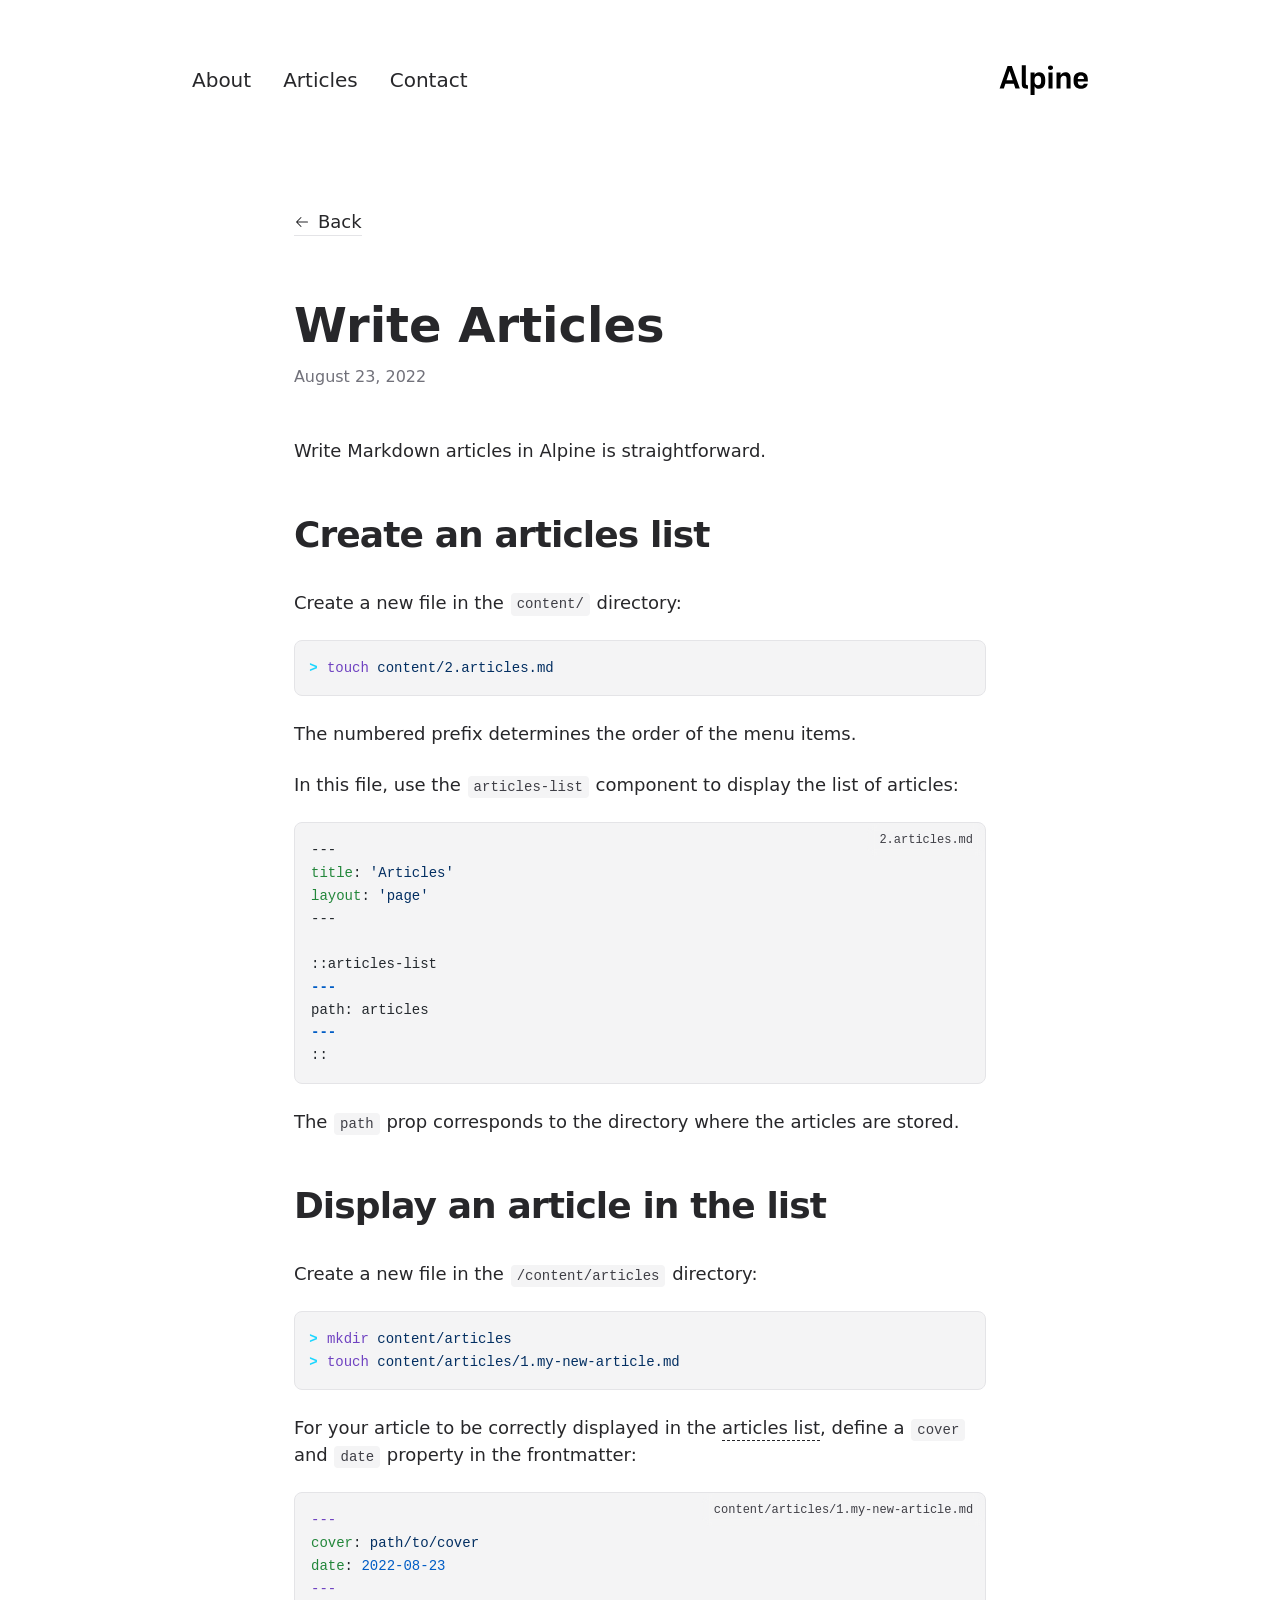
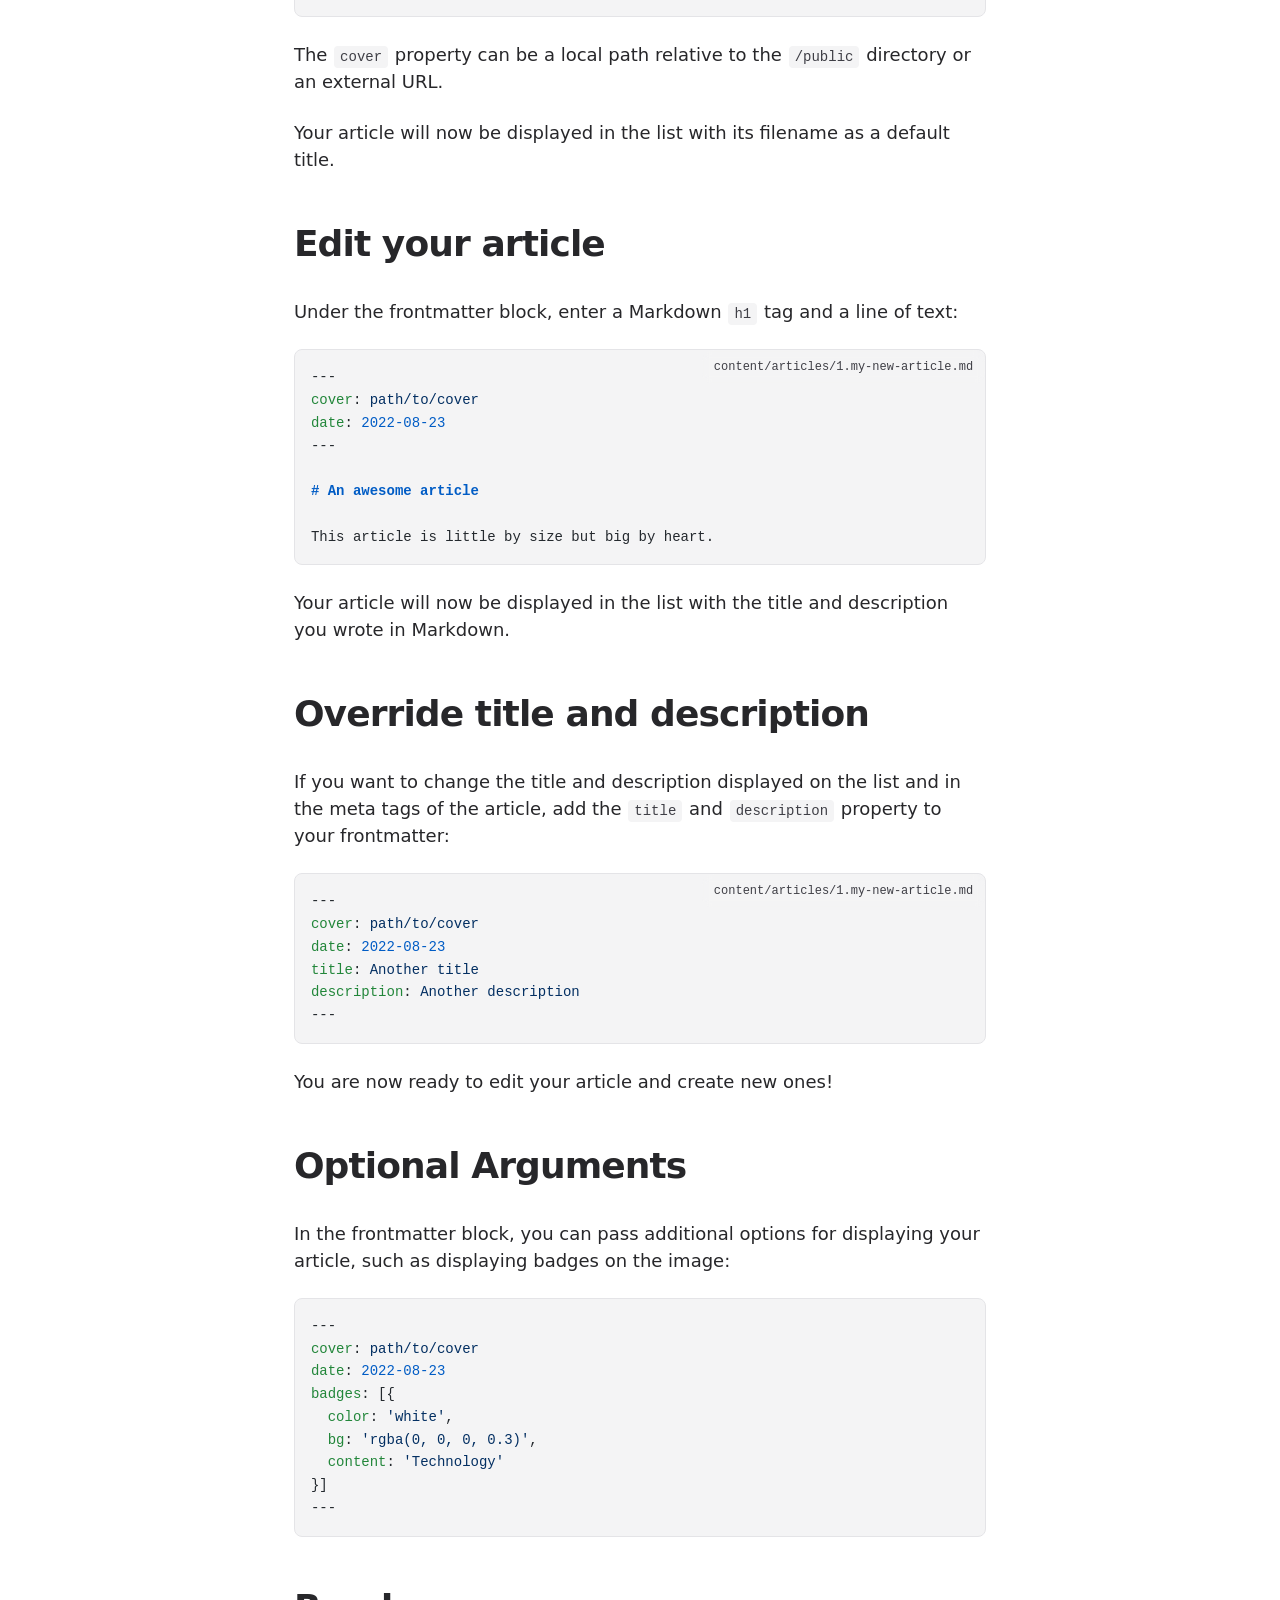
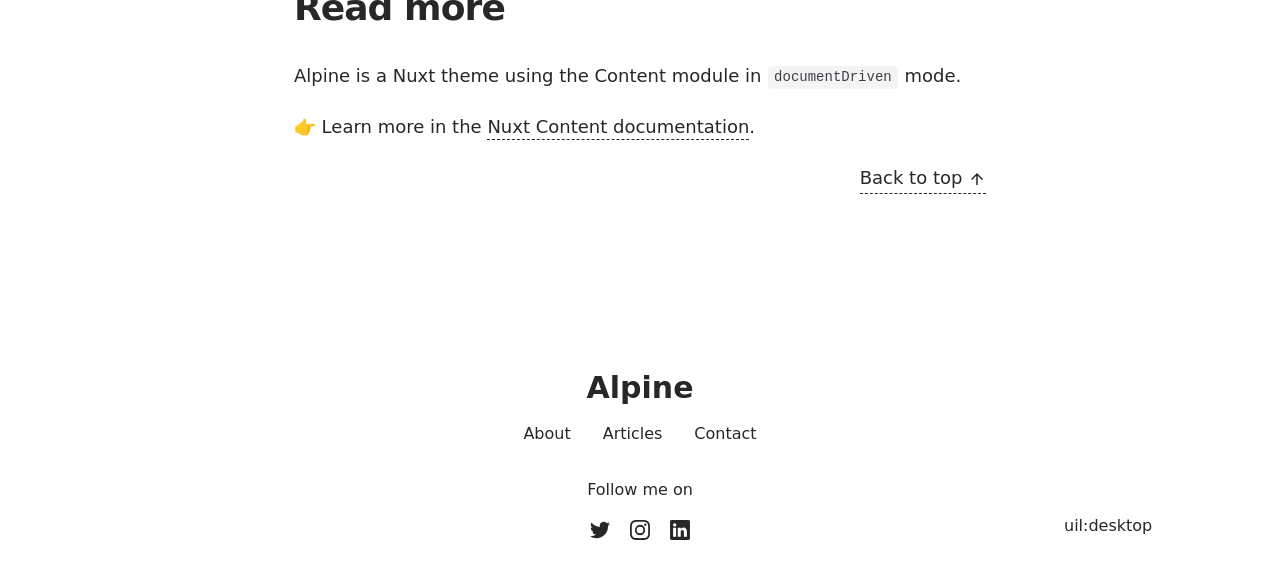
<file: articles/write-articles/index.html>
<!DOCTYPE html><html lang="en"><head><meta charset="utf-8">
<meta name="viewport" content="width=device-width, initial-scale=1">
<title>Write Articles</title>
<meta name="twitter:card" content="summary_large_image">
<meta property="og:image:width" content="400">
<meta property="og:image:height" content="300">
<meta property="og:image:alt" content="An image showcasing my project.">
<meta property="og:title" content="Write Articles">
<meta name="description" content="Writing Markdown articles in Alpine is straightforward.">
<meta property="og:description" content="Writing Markdown articles in Alpine is straightforward.">
<meta property="og:image" content="/articles/write-articles.webp">
<link rel="preload" as="fetch" crossorigin="anonymous" href="/articles/write-articles/_payload.json">
<link rel="stylesheet" href="/_nuxt/entry.m_jOQNBU.css">
<link rel="stylesheet" href="/_nuxt/DocumentDrivenNotFound.Tw_yEoud.css">
<link rel="stylesheet" href="/_nuxt/article.AOpJSiid.css">
<link rel="stylesheet" href="/_nuxt/ProseA.BTpm-ibL.css">
<link rel="stylesheet" href="/_nuxt/ProseH1.kznfNM1q.css">
<link rel="stylesheet" href="/_nuxt/ProseP.RSimpUT9.css">
<link rel="stylesheet" href="/_nuxt/ProseCodeInline.-lSEDUl2.css">
<link rel="stylesheet" href="/_nuxt/ProsePre.nIRUQbb-.css">
<link rel="stylesheet" href="/_nuxt/ProseCode.A3mKjU5v.css">
<link rel="stylesheet" href="/_nuxt/ProseH2.KpbmU7jn.css">
<link rel="modulepreload" as="script" crossorigin href="/_nuxt/entry.NAH1qKoM.js">
<link rel="modulepreload" as="script" crossorigin href="/_nuxt/NuxtImg.18aCBuiV.js">
<link rel="modulepreload" as="script" crossorigin href="/_nuxt/document-driven.BTmnHua1.js">
<link rel="modulepreload" as="script" crossorigin href="/_nuxt/DocumentDrivenEmpty.ptMvVq5S.js">
<link rel="modulepreload" as="script" crossorigin href="/_nuxt/ContentRenderer.TcPy23Lj.js">
<link rel="modulepreload" as="script" crossorigin href="/_nuxt/ContentRendererMarkdown.vue.dUht9I-4.js">
<link rel="modulepreload" as="script" crossorigin href="/_nuxt/preview.mXpIZkSc.js">
<link rel="modulepreload" as="script" crossorigin href="/_nuxt/DocumentDrivenNotFound.jMCohRNG.js">
<link rel="modulepreload" as="script" crossorigin href="/_nuxt/article.kIPcv6Kb.js">
<link rel="modulepreload" as="script" crossorigin href="/_nuxt/ProseA.p9GJgdSD.js">
<link rel="modulepreload" as="script" crossorigin href="/_nuxt/date.3uOv5BcS.js">
<link rel="modulepreload" as="script" crossorigin href="/_nuxt/ContentRendererMarkdown.XbxiU_ZU.js">
<link rel="modulepreload" as="script" crossorigin href="/_nuxt/ProseH1.pNLyhdFx.js">
<link rel="modulepreload" as="script" crossorigin href="/_nuxt/ProseP.v6sKDV83.js">
<link rel="modulepreload" as="script" crossorigin href="/_nuxt/ProseCodeInline.ojhs4OrJ.js">
<link rel="modulepreload" as="script" crossorigin href="/_nuxt/ProsePre.MCAcaxPf.js">
<link rel="modulepreload" as="script" crossorigin href="/_nuxt/ProseCode.5wf5bSSJ.js">
<link rel="modulepreload" as="script" crossorigin href="/_nuxt/ProseH2.ueM4iYYc.js">
<link rel="prefetch" as="script" crossorigin href="/_nuxt/default.hLQRgDBb.js">
<link rel="prefetch" as="script" crossorigin href="/_nuxt/page.GRwrLOdW.js">
<link rel="prefetch" as="script" crossorigin href="/_nuxt/client-db.34RD1-0V.js">
<link rel="prefetch" as="script" crossorigin href="/_nuxt/slugify.t9rBGHnI.js">
<link rel="prefetch" as="style" href="/_nuxt/useStudio.tkaIHU1L.css">
<link rel="prefetch" as="script" crossorigin href="/_nuxt/useStudio.O-Pha-8A.js">
<link rel="prefetch" as="script" crossorigin href="/_nuxt/query.GLopt4Tm.js">
<link rel="prefetch" as="style" href="/_nuxt/error-404._LjjY-y0.css">
<link rel="prefetch" as="script" crossorigin href="/_nuxt/error-404.yBKcKZU-.js">
<link rel="prefetch" as="style" href="/_nuxt/error-500.Ke0_YfD7.css">
<link rel="prefetch" as="script" crossorigin href="/_nuxt/error-500.zgaB5Cwd.js">
<script type="module" src="/_nuxt/entry.NAH1qKoM.js" crossorigin></script><style id="pinceau-runtime-hydratable">@media{.phy[--]{--puid:etOFxA-v;}.pv-pyueig{max-width:var(--elements-container-maxWidth);padding-left:var(--elements-container-padding-mobile);padding-right:var(--elements-container-padding-mobile);}@media (min-width: 475px){.pv-pyueig{padding-left:var(--elements-container-padding-xs);padding-right:var(--elements-container-padding-xs);}}@media (min-width: 640px){.pv-pyueig{padding-left:var(--elements-container-padding-sm);padding-right:var(--elements-container-padding-sm);}}@media (min-width: 768px){.pv-pyueig{padding-left:var(--elements-container-padding-md);padding-right:var(--elements-container-padding-md);}}} </style><style id="pinceau-theme">@media { :root {--pinceau-mq: initial; --alpine-readableLine: 68ch;--alpine-backdrop-backgroundColor: #f4f4f5b3;--prose-code-inline-padding: 0.2rem 0.375rem 0.2rem 0.375rem;--prose-code-block-backdropFilter: contrast(1);--prose-code-block-border-style: solid;--prose-code-block-border-width: 1px;--prose-tbody-tr-borderBottom-style: dashed;--prose-tbody-tr-borderBottom-width: 1px;--prose-th-textAlign: inherit;--prose-thead-borderBottom-style: solid;--prose-thead-borderBottom-width: 1px;--prose-thead-border-style: solid;--prose-thead-border-width: 0px;--prose-table-textAlign: start;--prose-hr-width: 1px;--prose-hr-style: solid;--prose-li-listStylePosition: outside;--prose-ol-li-markerColor: currentColor;--prose-ol-paddingInlineStart: 21px;--prose-ol-listStyleType: decimal;--prose-ul-li-markerColor: currentColor;--prose-ul-paddingInlineStart: 21px;--prose-ul-listStyleType: disc;--prose-blockquote-border-style: solid;--prose-blockquote-border-width: 4px;--prose-blockquote-quotes: '201C' '201D' '2018' '2019';--prose-blockquote-paddingInlineStart: 24px;--prose-a-code-color-hover: currentColor;--prose-a-code-color-static: currentColor;--prose-a-hasCode-borderBottom: none;--prose-a-border-distance: 2px;--prose-a-border-color-hover: currentColor;--prose-a-border-color-static: currentColor;--prose-a-border-style-hover: solid;--prose-a-border-style-static: dashed;--prose-a-border-width: 1px;--prose-a-color-static: inherit;--prose-a-textDecoration: none;--prose-h6-margin: 3rem 0 2rem;--prose-h5-margin: 3rem 0 2rem;--prose-h4-margin: 3rem 0 2rem;--prose-h3-margin: 3rem 0 2rem;--prose-h2-margin: 3rem 0 2rem;--prose-h1-margin: 0 0 2rem;--prose-p-fontSize: 18px;--typography-lead-loose: 2;--typography-lead-relaxed: 1.625;--typography-lead-normal: 1.5;--typography-lead-snug: 1.375;--typography-lead-tight: 1.25;--typography-lead-none: 1;--typography-lead-10: 2.5rem;--typography-lead-9: 2.25rem;--typography-lead-8: 2rem;--typography-lead-7: 1.75rem;--typography-lead-6: 1.5rem;--typography-lead-5: 1.25rem;--typography-lead-4: 1rem;--typography-lead-3: .75rem;--typography-lead-2: .5rem;--typography-lead-1: .025rem;--typography-fontWeight-black: 900;--typography-fontWeight-extrabold: 800;--typography-fontWeight-bold: 700;--typography-fontWeight-semibold: 600;--typography-fontWeight-medium: 500;--typography-fontWeight-normal: 400;--typography-fontWeight-light: 300;--typography-fontWeight-extralight: 200;--typography-fontWeight-thin: 100;--typography-fontSize-9xl: 128px;--typography-fontSize-8xl: 96px;--typography-fontSize-7xl: 72px;--typography-fontSize-6xl: 60px;--typography-fontSize-5xl: 48px;--typography-fontSize-4xl: 36px;--typography-fontSize-3xl: 30px;--typography-fontSize-2xl: 24px;--typography-fontSize-xl: 20px;--typography-fontSize-lg: 18px;--typography-fontSize-base: 16px;--typography-fontSize-sm: 14px;--typography-fontSize-xs: 12px;--typography-letterSpacing-wide: 0.025em;--typography-letterSpacing-tight: -0.025em;--typography-verticalMargin-base: 24px;--typography-verticalMargin-sm: 16px;--elements-border-secondary-hover: [object Object];--elements-backdrop-background: #fffc;--elements-backdrop-filter: saturate(200%) blur(20px);--elements-container-maxWidth: 64rem;--lead-loose: 2;--lead-relaxed: 1.625;--lead-normal: 1.5;--lead-snug: 1.375;--lead-tight: 1.25;--lead-none: 1;--lead-10: 2.5rem;--lead-9: 2.25rem;--lead-8: 2rem;--lead-7: 1.75rem;--lead-6: 1.5rem;--lead-5: 1.25rem;--lead-4: 1rem;--lead-3: .75rem;--lead-2: .5rem;--lead-1: .025rem;--letterSpacing-widest: 0.1em;--letterSpacing-wider: 0.05em;--letterSpacing-wide: 0.025em;--letterSpacing-normal: 0em;--letterSpacing-tight: -0.025em;--letterSpacing-tighter: -0.05em;--fontSize-9xl: 8rem;--fontSize-8xl: 6rem;--fontSize-7xl: 4.5rem;--fontSize-6xl: 3.75rem;--fontSize-5xl: 3rem;--fontSize-4xl: 2.25rem;--fontSize-3xl: 1.875rem;--fontSize-2xl: 1.5rem;--fontSize-xl: 1.25rem;--fontSize-lg: 1.125rem;--fontSize-base: 1rem;--fontSize-sm: 0.875rem;--fontSize-xs: 0.75rem;--fontWeight-black: 900;--fontWeight-extrabold: 800;--fontWeight-bold: 700;--fontWeight-semibold: 600;--fontWeight-medium: 500;--fontWeight-normal: 400;--fontWeight-light: 300;--fontWeight-extralight: 200;--fontWeight-thin: 100;--font-mono: ui-monospace, SFMono-Regular, Menlo, Monaco, Consolas, Liberation Mono, Courier New, monospace;--font-serif: ui-serif, Georgia, Cambria, Times New Roman, Times, serif;--font-sans: ui-sans-serif, system-ui, -apple-system, BlinkMacSystemFont, Segoe UI, Roboto, Helvetica Neue, Arial, Noto Sans, sans-serif, Apple Color Emoji, Segoe UI Emoji, Segoe UI Symbol, Noto Color Emoji;--opacity-total: 1;--opacity-high: 0.8;--opacity-medium: 0.5;--opacity-soft: 0.3;--opacity-light: 0.15;--opacity-bright: 0.1;--opacity-noOpacity: 0;--borderWidth-lg: 3px;--borderWidth-md: 2px;--borderWidth-sm: 1px;--borderWidth-noBorder: 0;--space-rem-875: 0.875rem;--space-rem-625: 0.625rem;--space-rem-375: 0.375rem;--space-rem-125: 0.125rem;--space-px: 1px;--space-128: 32rem;--space-96: 24rem;--space-80: 20rem;--space-72: 18rem;--space-64: 16rem;--space-60: 15rem;--space-56: 14rem;--space-52: 13rem;--space-48: 12rem;--space-44: 11rem;--space-40: 10rem;--space-36: 9rem;--space-32: 8rem;--space-28: 7rem;--space-24: 6rem;--space-20: 5rem;--space-16: 4rem;--space-14: 3.5rem;--space-12: 3rem;--space-11: 2.75rem;--space-10: 2.5rem;--space-9: 2.25rem;--space-8: 2rem;--space-7: 1.75rem;--space-6: 1.5rem;--space-5: 1.25rem;--space-4: 1rem;--space-3: 0.75rem;--space-2: 0.5rem;--space-1: 0.25rem;--space-0: 0px;--size-full: 100%;--size-7xl: 80rem;--size-6xl: 72rem;--size-5xl: 64rem;--size-4xl: 56rem;--size-3xl: 48rem;--size-2xl: 42rem;--size-xl: 36rem;--size-lg: 32rem;--size-md: 28rem;--size-sm: 24rem;--size-xs: 20rem;--size-200: 200px;--size-104: 104px;--size-80: 80px;--size-64: 64px;--size-56: 56px;--size-48: 48px;--size-40: 40px;--size-32: 32px;--size-24: 24px;--size-20: 20px;--size-16: 16px;--size-12: 12px;--size-8: 8px;--size-6: 6px;--size-4: 4px;--size-2: 2px;--size-0: 0px;--radii-full: 9999px;--radii-3xl: 1.75rem;--radii-2xl: 1.5rem;--radii-xl: 1rem;--radii-lg: 0.75rem;--radii-md: 0.5rem;--radii-sm: 0.375rem;--radii-xs: 0.25rem;--radii-2xs: 0.125rem;--radii-none: 0px;--shadow-none: 0px 0px 0px 0px transparent;--shadow-lg: 0px 10px 15px -3px #000000, 0px 4px 6px -4px #000000;--shadow-md: 0px 4px 6px -1px #000000, 0px 2px 4px -2px #000000;--shadow-sm: 0px 1px 3px 0px #000000, 0px 1px 2px -1px #000000;--shadow-xs: 0px 1px 2px 0px #000000;--height-screen: 100vh;--width-screen: 100vw;--color-primary-900: #002e38;--color-primary-800: #005c70;--color-primary-700: #008aa9;--color-primary-600: #00b9e1;--color-primary-500: #1ad6ff;--color-primary-400: #40ddff;--color-primary-300: #66e4ff;--color-primary-200: #8deaff;--color-primary-100: #b3f1ff;--color-primary-50: #d9f8ff;--color-ruby-900: #380011;--color-ruby-800: #700021;--color-ruby-700: #a90032;--color-ruby-600: #e10043;--color-ruby-500: #ff1a5e;--color-ruby-400: #ff4079;--color-ruby-300: #ff6694;--color-ruby-200: #ff8dae;--color-ruby-100: #ffb3c9;--color-ruby-50: #ffd9e4;--color-pink-900: #380025;--color-pink-800: #70004b;--color-pink-700: #a90070;--color-pink-600: #e10095;--color-pink-500: #ff1ab2;--color-pink-400: #ff40bf;--color-pink-300: #ff66cc;--color-pink-200: #ff8dd8;--color-pink-100: #ffb3e5;--color-pink-50: #ffd9f2;--color-purple-900: #190038;--color-purple-800: #330070;--color-purple-700: #4c00a9;--color-purple-600: #6500e1;--color-purple-500: #811aff;--color-purple-400: #9640ff;--color-purple-300: #ab66ff;--color-purple-200: #c08dff;--color-purple-100: #d5b3ff;--color-purple-50: #ead9ff;--color-royalblue-900: #0b0531;--color-royalblue-800: #160a62;--color-royalblue-700: #211093;--color-royalblue-600: #2c15c4;--color-royalblue-500: #4127e8;--color-royalblue-400: #614bec;--color-royalblue-300: #806ff0;--color-royalblue-200: #a093f3;--color-royalblue-100: #c0b7f7;--color-royalblue-50: #dfdbfb;--color-indigoblue-900: #001238;--color-indigoblue-800: #002370;--color-indigoblue-700: #0035a9;--color-indigoblue-600: #0047e1;--color-indigoblue-500: #1a62ff;--color-indigoblue-400: #407cff;--color-indigoblue-300: #6696ff;--color-indigoblue-200: #8db0ff;--color-indigoblue-100: #b3cbff;--color-indigoblue-50: #d9e5ff;--color-blue-900: #002438;--color-blue-800: #004870;--color-blue-700: #006ca9;--color-blue-600: #0090e1;--color-blue-500: #1aadff;--color-blue-400: #40bbff;--color-blue-300: #66c8ff;--color-blue-200: #8dd6ff;--color-blue-100: #b3e4ff;--color-blue-50: #d9f1ff;--color-lightblue-900: #002e38;--color-lightblue-800: #005c70;--color-lightblue-700: #008aa9;--color-lightblue-600: #00b9e1;--color-lightblue-500: #1ad6ff;--color-lightblue-400: #40ddff;--color-lightblue-300: #66e4ff;--color-lightblue-200: #8deaff;--color-lightblue-100: #b3f1ff;--color-lightblue-50: #d9f8ff;--color-teal-900: #062a28;--color-teal-800: #0b544f;--color-teal-700: #117d77;--color-teal-600: #16a79e;--color-teal-500: #1cd1c6;--color-teal-400: #36e4da;--color-teal-300: #5fe9e1;--color-teal-200: #87efe9;--color-teal-100: #aff4f0;--color-teal-50: #d7faf8;--color-pear-900: #2a2b09;--color-pear-800: #545512;--color-pear-700: #7e801b;--color-pear-600: #a8aa24;--color-pear-500: #d0d32f;--color-pear-400: #d8da52;--color-pear-300: #e0e274;--color-pear-200: #e8e997;--color-pear-100: #eff0ba;--color-pear-50: #f7f8dc;--color-red-900: #380300;--color-red-800: #700700;--color-red-700: #a90a00;--color-red-600: #e10e00;--color-red-500: #ff281a;--color-red-400: #ff4c40;--color-red-300: #ff7066;--color-red-200: #ff948d;--color-red-100: #ffb7b3;--color-red-50: #ffdbd9;--color-orange-900: #381800;--color-orange-800: #702f00;--color-orange-700: #a94700;--color-orange-600: #e15e00;--color-orange-500: #ff7a1a;--color-orange-400: #ff9040;--color-orange-300: #ffa666;--color-orange-200: #ffbd8d;--color-orange-100: #ffd3b3;--color-orange-50: #ffe9d9;--color-yellow-900: #362b03;--color-yellow-800: #6d5605;--color-yellow-700: #a38108;--color-yellow-600: #daac0a;--color-yellow-500: #f5c828;--color-yellow-400: #f7d14c;--color-yellow-300: #f8da70;--color-yellow-200: #fae393;--color-yellow-100: #fcedb7;--color-yellow-50: #fdf6db;--color-green-900: #003f25;--color-green-800: #005e38;--color-green-700: #007e4a;--color-green-600: #009d5d;--color-green-500: #00bd6f;--color-green-400: #00dc82;--color-green-300: #30ffaa;--color-green-200: #83ffcc;--color-green-100: #acffdd;--color-green-50: #d6ffee;--color-gray-900: #18181B;--color-gray-800: #27272A;--color-gray-700: #3f3f46;--color-gray-600: #52525B;--color-gray-500: #71717A;--color-gray-400: #a1a1aa;--color-gray-300: #D4d4d8;--color-gray-200: #e4e4e7;--color-gray-100: #f4f4f5;--color-gray-50: #fafafa;--color-black: #0c0c0d;--color-white: #FFFFFF;--media-portrait: only screen and (orientation: portrait);--media-landscape: only screen and (orientation: landscape);--media-rm: (prefers-reduced-motion: reduce);--media-2xl: (min-width: 1536px);--media-xl: (min-width: 1280px);--media-lg: (min-width: 1024px);--media-md: (min-width: 768px);--media-sm: (min-width: 640px);--media-xs: (min-width: 475px);--alpine-body-color: var(--color-gray-800);--alpine-body-backgroundColor: var(--color-white);--prose-code-inline-fontWeight: var(--typography-fontWeight-normal);--prose-code-inline-fontSize: var(--typography-fontSize-sm);--prose-code-inline-borderRadius: var(--radii-xs);--prose-code-block-pre-padding: var(--typography-verticalMargin-sm);--prose-code-block-margin: var(--typography-verticalMargin-base) 0;--prose-code-block-fontSize: var(--typography-fontSize-sm);--prose-tbody-code-inline-fontSize: var(--typography-fontSize-sm);--prose-tbody-td-padding: var(--typography-verticalMargin-sm);--prose-th-fontWeight: var(--typography-fontWeight-semibold);--prose-th-padding: 0 var(--typography-verticalMargin-sm) var(--typography-verticalMargin-sm) var(--typography-verticalMargin-sm);--prose-table-lineHeight: var(--typography-lead-6);--prose-table-fontSize: var(--typography-fontSize-sm);--prose-table-margin: var(--typography-verticalMargin-base) 0;--prose-hr-margin: var(--typography-verticalMargin-base) 0;--prose-li-margin: var(--typography-verticalMargin-sm) 0;--prose-ol-margin: var(--typography-verticalMargin-base) 0;--prose-ul-margin: var(--typography-verticalMargin-base) 0;--prose-blockquote-margin: var(--typography-verticalMargin-base) 0;--prose-a-code-border-style: var(--prose-a-border-style-static);--prose-a-code-border-width: var(--prose-a-border-width);--prose-a-fontWeight: var(--typography-fontWeight-medium);--prose-img-margin: var(--typography-verticalMargin-base) 0;--prose-strong-fontWeight: var(--typography-fontWeight-semibold);--prose-h6-iconSize: var(--typography-fontSize-base);--prose-h6-fontWeight: var(--typography-fontWeight-semibold);--prose-h6-lineHeight: var(--typography-lead-normal);--prose-h6-fontSize: var(--typography-fontSize-lg);--prose-h5-iconSize: var(--typography-fontSize-lg);--prose-h5-fontWeight: var(--typography-fontWeight-semibold);--prose-h5-lineHeight: var(--typography-lead-snug);--prose-h5-fontSize: var(--typography-fontSize-xl);--prose-h4-iconSize: var(--typography-fontSize-lg);--prose-h4-letterSpacing: var(--typography-letterSpacing-tight);--prose-h4-fontWeight: var(--typography-fontWeight-semibold);--prose-h4-lineHeight: var(--typography-lead-snug);--prose-h4-fontSize: var(--typography-fontSize-2xl);--prose-h3-iconSize: var(--typography-fontSize-xl);--prose-h3-letterSpacing: var(--typography-letterSpacing-tight);--prose-h3-fontWeight: var(--typography-fontWeight-semibold);--prose-h3-lineHeight: var(--typography-lead-snug);--prose-h3-fontSize: var(--typography-fontSize-3xl);--prose-h2-iconSize: var(--typography-fontSize-2xl);--prose-h2-letterSpacing: var(--typography-letterSpacing-tight);--prose-h2-fontWeight: var(--typography-fontWeight-semibold);--prose-h2-lineHeight: var(--typography-lead-tight);--prose-h2-fontSize: var(--typography-fontSize-4xl);--prose-h1-iconSize: var(--typography-fontSize-3xl);--prose-h1-letterSpacing: var(--typography-letterSpacing-tight);--prose-h1-fontWeight: var(--typography-fontWeight-bold);--prose-h1-lineHeight: var(--typography-lead-tight);--prose-h1-fontSize: var(--typography-fontSize-5xl);--prose-p-br-margin: var(--typography-verticalMargin-base) 0 0 0;--prose-p-margin: var(--typography-verticalMargin-base) 0;--prose-p-lineHeight: var(--typography-lead-normal);--typography-color-primary-900: var(--color-primary-900);--typography-color-primary-800: var(--color-primary-800);--typography-color-primary-700: var(--color-primary-700);--typography-color-primary-600: var(--color-primary-600);--typography-color-primary-500: var(--color-primary-500);--typography-color-primary-400: var(--color-primary-400);--typography-color-primary-300: var(--color-primary-300);--typography-color-primary-200: var(--color-primary-200);--typography-color-primary-100: var(--color-primary-100);--typography-color-primary-50: var(--color-primary-50);--typography-font-code: var(--font-mono);--typography-font-body: var(--font-sans);--typography-font-display: var(--font-sans);--typography-body-backgroundColor: var(--color-white);--typography-body-color: var(--color-black);--elements-state-danger-borderColor-secondary: var(--color-red-200);--elements-state-danger-borderColor-primary: var(--color-red-100);--elements-state-danger-backgroundColor-secondary: var(--color-red-100);--elements-state-danger-backgroundColor-primary: var(--color-red-50);--elements-state-danger-color-secondary: var(--color-red-600);--elements-state-danger-color-primary: var(--color-red-500);--elements-state-warning-borderColor-secondary: var(--color-yellow-200);--elements-state-warning-borderColor-primary: var(--color-yellow-100);--elements-state-warning-backgroundColor-secondary: var(--color-yellow-100);--elements-state-warning-backgroundColor-primary: var(--color-yellow-50);--elements-state-warning-color-secondary: var(--color-yellow-700);--elements-state-warning-color-primary: var(--color-yellow-600);--elements-state-success-borderColor-secondary: var(--color-green-200);--elements-state-success-borderColor-primary: var(--color-green-100);--elements-state-success-backgroundColor-secondary: var(--color-green-100);--elements-state-success-backgroundColor-primary: var(--color-green-50);--elements-state-success-color-secondary: var(--color-green-600);--elements-state-success-color-primary: var(--color-green-500);--elements-state-info-borderColor-secondary: var(--color-blue-200);--elements-state-info-borderColor-primary: var(--color-blue-100);--elements-state-info-backgroundColor-secondary: var(--color-blue-100);--elements-state-info-backgroundColor-primary: var(--color-blue-50);--elements-state-info-color-secondary: var(--color-blue-600);--elements-state-info-color-primary: var(--color-blue-500);--elements-state-primary-borderColor-secondary: var(--color-primary-200);--elements-state-primary-borderColor-primary: var(--color-primary-100);--elements-state-primary-backgroundColor-secondary: var(--color-primary-100);--elements-state-primary-backgroundColor-primary: var(--color-primary-50);--elements-state-primary-color-secondary: var(--color-primary-700);--elements-state-primary-color-primary: var(--color-primary-600);--elements-surface-secondary-backgroundColor: var(--color-gray-200);--elements-surface-primary-backgroundColor: var(--color-gray-100);--elements-surface-background-base: var(--color-gray-100);--elements-border-secondary-static: var(--color-gray-200);--elements-border-primary-hover: var(--color-gray-200);--elements-border-primary-static: var(--color-gray-100);--elements-container-padding-md: var(--space-16);--elements-container-padding-sm: var(--space-12);--elements-container-padding-xs: var(--space-8);--elements-container-padding-mobile: var(--space-6);--elements-text-secondary-color-hover: var(--color-gray-700);--elements-text-secondary-color-static: var(--color-gray-500);--elements-text-primary-color-static: var(--color-gray-900);--text-6xl-lineHeight: var(--lead-none);--text-6xl-fontSize: var(--fontSize-6xl);--text-5xl-lineHeight: var(--lead-none);--text-5xl-fontSize: var(--fontSize-5xl);--text-4xl-lineHeight: var(--lead-10);--text-4xl-fontSize: var(--fontSize-4xl);--text-3xl-lineHeight: var(--lead-9);--text-3xl-fontSize: var(--fontSize-3xl);--text-2xl-lineHeight: var(--lead-8);--text-2xl-fontSize: var(--fontSize-2xl);--text-xl-lineHeight: var(--lead-7);--text-xl-fontSize: var(--fontSize-xl);--text-lg-lineHeight: var(--lead-7);--text-lg-fontSize: var(--fontSize-lg);--text-base-lineHeight: var(--lead-6);--text-base-fontSize: var(--fontSize-base);--text-sm-lineHeight: var(--lead-5);--text-sm-fontSize: var(--fontSize-sm);--text-xs-lineHeight: var(--lead-4);--text-xs-fontSize: var(--fontSize-xs);--shadow-2xl: 0px 25px 50px -12px var(--color-gray-900);--shadow-xl: 0px 20px 25px -5px var(--color-gray-400), 0px 8px 10px -6px #000000;--color-secondary-900: var(--color-gray-900);--color-secondary-800: var(--color-gray-800);--color-secondary-700: var(--color-gray-700);--color-secondary-600: var(--color-gray-600);--color-secondary-500: var(--color-gray-500);--color-secondary-400: var(--color-gray-400);--color-secondary-300: var(--color-gray-300);--color-secondary-200: var(--color-gray-200);--color-secondary-100: var(--color-gray-100);--color-secondary-50: var(--color-gray-50);--prose-a-code-background-hover: var(--typography-color-primary-50);--prose-a-code-border-color-hover: var(--typography-color-primary-500);--prose-a-color-hover: var(--typography-color-primary-500);--typography-color-secondary-900: var(--color-secondary-900);--typography-color-secondary-800: var(--color-secondary-800);--typography-color-secondary-700: var(--color-secondary-700);--typography-color-secondary-600: var(--color-secondary-600);--typography-color-secondary-500: var(--color-secondary-500);--typography-color-secondary-400: var(--color-secondary-400);--typography-color-secondary-300: var(--color-secondary-300);--typography-color-secondary-200: var(--color-secondary-200);--typography-color-secondary-100: var(--color-secondary-100);--typography-color-secondary-50: var(--color-secondary-50);--prose-code-inline-backgroundColor: var(--typography-color-secondary-100);--prose-code-inline-color: var(--typography-color-secondary-700);--prose-code-block-backgroundColor: var(--typography-color-secondary-100);--prose-code-block-color: var(--typography-color-secondary-700);--prose-code-block-border-color: var(--typography-color-secondary-200);--prose-tbody-tr-borderBottom-color: var(--typography-color-secondary-200);--prose-th-color: var(--typography-color-secondary-600);--prose-thead-borderBottom-color: var(--typography-color-secondary-200);--prose-thead-border-color: var(--typography-color-secondary-300);--prose-hr-color: var(--typography-color-secondary-200);--prose-blockquote-border-color: var(--typography-color-secondary-200);--prose-blockquote-color: var(--typography-color-secondary-500);--prose-a-code-border-color-static: var(--typography-color-secondary-400); } }@media { :root.dark {--pinceau-mq: dark; --alpine-backdrop-backgroundColor: #18181bb3;--prose-code-block-backdropFilter: contrast(1);--prose-ol-li-markerColor: currentColor;--prose-ul-li-markerColor: currentColor;--prose-a-code-color-hover: currentColor;--prose-a-code-color-static: currentColor;--prose-a-border-color-hover: currentColor;--prose-a-border-color-static: currentColor;--prose-a-color-static: inherit;--elements-backdrop-background: #0c0d0ccc;--alpine-body-color: var(--color-gray-200);--alpine-body-backgroundColor: var(--color-black);--typography-body-backgroundColor: var(--color-black);--typography-body-color: var(--color-white);--elements-state-danger-borderColor-secondary: var(--color-red-700);--elements-state-danger-borderColor-primary: var(--color-red-800);--elements-state-danger-backgroundColor-secondary: var(--color-red-800);--elements-state-danger-backgroundColor-primary: var(--color-red-900);--elements-state-danger-color-secondary: var(--color-red-200);--elements-state-danger-color-primary: var(--color-red-300);--elements-state-warning-borderColor-secondary: var(--color-yellow-700);--elements-state-warning-borderColor-primary: var(--color-yellow-800);--elements-state-warning-backgroundColor-secondary: var(--color-yellow-800);--elements-state-warning-backgroundColor-primary: var(--color-yellow-900);--elements-state-warning-color-secondary: var(--color-yellow-200);--elements-state-warning-color-primary: var(--color-yellow-400);--elements-state-success-borderColor-secondary: var(--color-green-700);--elements-state-success-borderColor-primary: var(--color-green-800);--elements-state-success-backgroundColor-secondary: var(--color-green-800);--elements-state-success-backgroundColor-primary: var(--color-green-900);--elements-state-success-color-secondary: var(--color-green-200);--elements-state-success-color-primary: var(--color-green-400);--elements-state-info-borderColor-secondary: var(--color-blue-700);--elements-state-info-borderColor-primary: var(--color-blue-800);--elements-state-info-backgroundColor-secondary: var(--color-blue-800);--elements-state-info-backgroundColor-primary: var(--color-blue-900);--elements-state-info-color-secondary: var(--color-blue-200);--elements-state-info-color-primary: var(--color-blue-400);--elements-state-primary-borderColor-secondary: var(--color-primary-700);--elements-state-primary-borderColor-primary: var(--color-primary-800);--elements-state-primary-backgroundColor-secondary: var(--color-primary-800);--elements-state-primary-backgroundColor-primary: var(--color-primary-900);--elements-state-primary-color-secondary: var(--color-primary-200);--elements-state-primary-color-primary: var(--color-primary-400);--elements-surface-secondary-backgroundColor: var(--color-gray-800);--elements-surface-primary-backgroundColor: var(--color-gray-900);--elements-surface-background-base: var(--color-gray-900);--elements-border-secondary-static: var(--color-gray-800);--elements-border-primary-hover: var(--color-gray-800);--elements-border-primary-static: var(--color-gray-900);--elements-text-secondary-color-hover: var(--color-gray-200);--elements-text-secondary-color-static: var(--color-gray-400);--elements-text-primary-color-static: var(--color-gray-50);--prose-a-code-background-hover: var(--typography-color-primary-900);--prose-a-code-border-color-hover: var(--typography-color-primary-600);--prose-a-color-hover: var(--typography-color-primary-400);--prose-code-inline-backgroundColor: var(--typography-color-secondary-800);--prose-code-inline-color: var(--typography-color-secondary-200);--prose-code-block-backgroundColor: var(--typography-color-secondary-900);--prose-code-block-color: var(--typography-color-secondary-200);--prose-code-block-border-color: var(--typography-color-secondary-800);--prose-tbody-tr-borderBottom-color: var(--typography-color-secondary-800);--prose-th-color: var(--typography-color-secondary-400);--prose-thead-borderBottom-color: var(--typography-color-secondary-800);--prose-thead-border-color: var(--typography-color-secondary-600);--prose-hr-color: var(--typography-color-secondary-800);--prose-blockquote-border-color: var(--typography-color-secondary-700);--prose-blockquote-color: var(--typography-color-secondary-400);--prose-a-code-border-color-static: var(--typography-color-secondary-600); } }</style><script>"use strict";(()=>{const a=window,e=document.documentElement,m=["dark","light"],c=window&&window.localStorage&&window.localStorage.getItem&&window.localStorage.getItem("nuxt-color-mode")||"system";let n=c==="system"?d():c;const l=e.getAttribute("data-color-mode-forced");l&&(n=l),i(n),a["__NUXT_COLOR_MODE__"]={preference:c,value:n,getColorScheme:d,addColorScheme:i,removeColorScheme:f};function i(o){const t=""+o+"",s="";e.classList?e.classList.add(t):e.className+=" "+t,s&&e.setAttribute("data-"+s,o)}function f(o){const t=""+o+"",s="";e.classList?e.classList.remove(t):e.className=e.className.replace(new RegExp(t,"g"),""),s&&e.removeAttribute("data-"+s)}function r(o){return a.matchMedia("(prefers-color-scheme"+o+")")}function d(){if(a.matchMedia&&r("").media!=="not all"){for(const o of m)if(r(":"+o).matches)return o}return"light"}})();
</script></head><body><div id="__nuxt"><div class="container pv-pyueig pc-etOFxA app-layout" data-v-6fcf6b27 data-v-dee2dd78><!--[--><div class="nuxt-progress" style="width:0%;height:3px;opacity:0;background-size:Infinity% auto;" data-v-6fcf6b27></div><header class="right" data-v-6fcf6b27 data-v-68f7fa86><div class="menu" data-v-68f7fa86><button aria-label="Navigation Menu" data-v-68f7fa86><svg width="24" height="24" viewBox="0 0 68 68" fill="currentColor" xmlns="http://www.w3.org/2000/svg" data-v-68f7fa86><path d="M8 34C8 32.1362 8 31.2044 8.30448 30.4693C8.71046 29.4892 9.48915 28.7105 10.4693 28.3045C11.2044 28 12.1362 28 14 28C15.8638 28 16.7956 28 17.5307 28.3045C18.5108 28.7105 19.2895 29.4892 19.6955 30.4693C20 31.2044 20 32.1362 20 34C20 35.8638 20 36.7956 19.6955 37.5307C19.2895 38.5108 18.5108 39.2895 17.5307 39.6955C16.7956 40 15.8638 40 14 40C12.1362 40 11.2044 40 10.4693 39.6955C9.48915 39.2895 8.71046 38.5108 8.30448 37.5307C8 36.7956 8 35.8638 8 34Z" data-v-68f7fa86></path><path d="M28 34C28 32.1362 28 31.2044 28.3045 30.4693C28.7105 29.4892 29.4892 28.7105 30.4693 28.3045C31.2044 28 32.1362 28 34 28C35.8638 28 36.7956 28 37.5307 28.3045C38.5108 28.7105 39.2895 29.4892 39.6955 30.4693C40 31.2044 40 32.1362 40 34C40 35.8638 40 36.7956 39.6955 37.5307C39.2895 38.5108 38.5108 39.2895 37.5307 39.6955C36.7956 40 35.8638 40 34 40C32.1362 40 31.2044 40 30.4693 39.6955C29.4892 39.2895 28.7105 38.5108 28.3045 37.5307C28 36.7956 28 35.8638 28 34Z" data-v-68f7fa86></path><path d="M48 34C48 32.1362 48 31.2044 48.3045 30.4693C48.7105 29.4892 49.4892 28.7105 50.4693 28.3045C51.2044 28 52.1362 28 54 28C55.8638 28 56.7956 28 57.5307 28.3045C58.5108 28.7105 59.2895 29.4892 59.6955 30.4693C60 31.2044 60 32.1362 60 34C60 35.8638 60 36.7956 59.6955 37.5307C59.2895 38.5108 58.5108 39.2895 57.5307 39.6955C56.7956 40 55.8638 40 54 40C52.1362 40 51.2044 40 50.4693 39.6955C49.4892 39.2895 48.7105 38.5108 48.3045 37.5307C48 36.7956 48 35.8638 48 34Z" data-v-68f7fa86></path></svg></button></div><div class="overlay" data-v-68f7fa86><nav data-v-68f7fa86 data-v-9c0426b1><ul data-v-9c0426b1><!--[--><li data-v-9c0426b1><a href="/" class="" data-v-9c0426b1><span class="underline-fx" data-v-9c0426b1></span> About</a></li><li data-v-9c0426b1><a href="/articles" class="" data-v-9c0426b1><span class="underline-fx" data-v-9c0426b1></span> Articles</a></li><li data-v-9c0426b1><a href="/contact" class="" data-v-9c0426b1><span class="underline-fx" data-v-9c0426b1></span> Contact</a></li><!--]--></ul></nav></div><div class="logo" data-v-68f7fa86><a href="/" class="" data-v-68f7fa86><img src="/logo-dark.svg" class="dark-img" alt="alpine" width="89" height="31" data-v-68f7fa86><img src="/logo.svg" class="light-img" alt="alpine" width="89" height="31" data-v-68f7fa86></a></div><div class="main-nav" data-v-68f7fa86><nav data-v-68f7fa86 data-v-9c0426b1><ul data-v-9c0426b1><!--[--><li data-v-9c0426b1><a href="/" class="" data-v-9c0426b1><span class="underline-fx" data-v-9c0426b1></span> About</a></li><li data-v-9c0426b1><a href="/articles" class="" data-v-9c0426b1><span class="underline-fx" data-v-9c0426b1></span> Articles</a></li><li data-v-9c0426b1><a href="/contact" class="" data-v-9c0426b1><span class="underline-fx" data-v-9c0426b1></span> Contact</a></li><!--]--></ul></nav></div></header><!--[--><div class="document-driven-page"><article data-v-48ba3044><a href="/articles" class="back" data-v-48ba3044><svg xmlns="http://www.w3.org/2000/svg" xmlns:xlink="http://www.w3.org/1999/xlink" aria-hidden="true" role="img" class="icon" data-v-48ba3044 style="" width="1em" height="1em" viewBox="0 0 256 256" data-v-2de1f9e6><path fill="currentColor" d="M224 128a8 8 0 0 1-8 8H59.31l58.35 58.34a8 8 0 0 1-11.32 11.32l-72-72a8 8 0 0 1 0-11.32l72-72a8 8 0 0 1 11.32 11.32L59.31 120H216a8 8 0 0 1 8 8"/></svg><span data-v-48ba3044> Back </span></a><header data-v-48ba3044><h1 class="title" data-v-48ba3044>Write Articles</h1><time datetime="2022-08-23T00:00:00.000Z" data-v-48ba3044>August 23, 2022</time></header><div class="prose" data-v-48ba3044><!--[--><div><h1 id="write-articles" data-v-2fda283c><a aria-current="page" href="/articles/write-articles#write-articles" class="router-link-active router-link-exact-active" data-v-2fda283c><!--[-->Write Articles<!--]--><!----></a></h1><p data-v-eee7d4d2><!--[-->Write Markdown articles in Alpine is straightforward.<!--]--></p><h2 id="create-an-articles-list" data-v-6aadcb38><a aria-current="page" href="/articles/write-articles#create-an-articles-list" class="router-link-active router-link-exact-active" data-v-6aadcb38><!--[-->Create an articles list<!--]--><!----></a></h2><p data-v-eee7d4d2><!--[-->Create a new file in the <code class="" data-v-2b0223a5><!--[-->content/<!--]--></code> directory:<!--]--></p><div class="highlight-bash prose-code" meta data-v-7f6526a9><!----><!--[--><pre class="language-bash shiki shiki-themes github-light github-dark" style=""><!--[--><code><span class="line" line="1"><span style="--shiki-default:#6F42C1;--shiki-dark:#B392F0">touch</span><span style="--shiki-default:#032F62;--shiki-dark:#9ECBFF"> content/2.articles.md
</span></span></code><!--]--></pre><!--]--><button class="copy-button" data-v-7f6526a9 data-v-e65c93ed><span class="sr-only" data-v-e65c93ed>Copy to clipboard</span><span class="icon-wrapper" data-v-e65c93ed><svg xmlns="http://www.w3.org/2000/svg" xmlns:xlink="http://www.w3.org/1999/xlink" aria-hidden="true" role="img" class="icon" data-v-e65c93ed style="" width="18px" height="18px" viewBox="0 0 256 256" data-v-2de1f9e6><path fill="currentColor" d="M216 32H88a8 8 0 0 0-8 8v40H40a8 8 0 0 0-8 8v128a8 8 0 0 0 8 8h128a8 8 0 0 0 8-8v-40h40a8 8 0 0 0 8-8V40a8 8 0 0 0-8-8m-56 176H48V96h112Zm48-48h-32V88a8 8 0 0 0-8-8H96V48h112Z"/></svg></span></button></div><p data-v-eee7d4d2><!--[-->The numbered prefix determines the order of the menu items.<!--]--></p><p data-v-eee7d4d2><!--[-->In this file, use the <code class="" data-v-2b0223a5><!--[-->articles-list<!--]--></code> component to display the list of articles:<!--]--></p><div class="highlight-md prose-code" meta data-v-7f6526a9><span class="filename" data-v-7f6526a9>2.articles.md</span><!--[--><pre class="language-md shiki shiki-themes github-light github-dark" style=""><!--[--><code><span class="line" line="1"><span style="--shiki-default:#24292E;--shiki-dark:#E1E4E8">---
</span></span><span class="line" line="2"><span style="--shiki-default:#22863A;--shiki-dark:#85E89D">title</span><span style="--shiki-default:#24292E;--shiki-dark:#E1E4E8">: </span><span style="--shiki-default:#032F62;--shiki-dark:#9ECBFF">&#39;Articles&#39;
</span></span><span class="line" line="3"><span style="--shiki-default:#22863A;--shiki-dark:#85E89D">layout</span><span style="--shiki-default:#24292E;--shiki-dark:#E1E4E8">: </span><span style="--shiki-default:#032F62;--shiki-dark:#9ECBFF">&#39;page&#39;
</span></span><span class="line" line="4"><span style="--shiki-default:#24292E;--shiki-dark:#E1E4E8">---
</span></span><span class="line" line="5"><span emptylineplaceholder="true">
</span></span><span class="line" line="6"><span style="--shiki-default:#24292E;--shiki-dark:#E1E4E8">::articles-list
</span></span><span class="line" line="7"><span style="--shiki-default:#005CC5;--shiki-dark:#79B8FF;--shiki-default-font-weight:bold;--shiki-dark-font-weight:bold">---
</span></span><span class="line" line="8"><span style="--shiki-default:#24292E;--shiki-dark:#E1E4E8">path: articles
</span></span><span class="line" line="9"><span style="--shiki-default:#005CC5;--shiki-dark:#79B8FF;--shiki-default-font-weight:bold;--shiki-dark-font-weight:bold">---
</span></span><span class="line" line="10"><span style="--shiki-default:#24292E;--shiki-dark:#E1E4E8">::
</span></span></code><!--]--></pre><!--]--><button class="copy-button" data-v-7f6526a9 data-v-e65c93ed><span class="sr-only" data-v-e65c93ed>Copy to clipboard</span><span class="icon-wrapper" data-v-e65c93ed><svg xmlns="http://www.w3.org/2000/svg" xmlns:xlink="http://www.w3.org/1999/xlink" aria-hidden="true" role="img" class="icon" data-v-e65c93ed style="" width="18px" height="18px" viewBox="0 0 256 256" data-v-2de1f9e6><path fill="currentColor" d="M216 32H88a8 8 0 0 0-8 8v40H40a8 8 0 0 0-8 8v128a8 8 0 0 0 8 8h128a8 8 0 0 0 8-8v-40h40a8 8 0 0 0 8-8V40a8 8 0 0 0-8-8m-56 176H48V96h112Zm48-48h-32V88a8 8 0 0 0-8-8H96V48h112Z"/></svg></span></button></div><p data-v-eee7d4d2><!--[-->The <code class="" data-v-2b0223a5><!--[-->path<!--]--></code> prop corresponds to the directory where the articles are stored.<!--]--></p><h2 id="display-an-article-in-the-list" data-v-6aadcb38><a aria-current="page" href="/articles/write-articles#display-an-article-in-the-list" class="router-link-active router-link-exact-active" data-v-6aadcb38><!--[-->Display an article in the list<!--]--><!----></a></h2><p data-v-eee7d4d2><!--[-->Create a new file in the <code class="" data-v-2b0223a5><!--[-->/content/articles<!--]--></code> directory:<!--]--></p><div class="highlight-bash prose-code" meta data-v-7f6526a9><!----><!--[--><pre class="language-bash shiki shiki-themes github-light github-dark" style=""><!--[--><code><span class="line" line="1"><span style="--shiki-default:#6F42C1;--shiki-dark:#B392F0">mkdir</span><span style="--shiki-default:#032F62;--shiki-dark:#9ECBFF"> content/articles
</span></span><span class="line" line="2"><span style="--shiki-default:#6F42C1;--shiki-dark:#B392F0">touch</span><span style="--shiki-default:#032F62;--shiki-dark:#9ECBFF"> content/articles/1.my-new-article.md
</span></span></code><!--]--></pre><!--]--><button class="copy-button" data-v-7f6526a9 data-v-e65c93ed><span class="sr-only" data-v-e65c93ed>Copy to clipboard</span><span class="icon-wrapper" data-v-e65c93ed><svg xmlns="http://www.w3.org/2000/svg" xmlns:xlink="http://www.w3.org/1999/xlink" aria-hidden="true" role="img" class="icon" data-v-e65c93ed style="" width="18px" height="18px" viewBox="0 0 256 256" data-v-2de1f9e6><path fill="currentColor" d="M216 32H88a8 8 0 0 0-8 8v40H40a8 8 0 0 0-8 8v128a8 8 0 0 0 8 8h128a8 8 0 0 0 8-8v-40h40a8 8 0 0 0 8-8V40a8 8 0 0 0-8-8m-56 176H48V96h112Zm48-48h-32V88a8 8 0 0 0-8-8H96V48h112Z"/></svg></span></button></div><p data-v-eee7d4d2><!--[-->For your article to be correctly displayed in the <a href="/articles" class="" data-v-19b8c5c7><!--[-->articles list<!--]--></a>, define a <code class="" data-v-2b0223a5><!--[-->cover<!--]--></code> and <code class="" data-v-2b0223a5><!--[-->date<!--]--></code> property in the frontmatter:<!--]--></p><div class="highlight-yaml prose-code" meta data-v-7f6526a9><span class="filename" data-v-7f6526a9>content/articles/1.my-new-article.md</span><!--[--><pre class="language-yaml shiki shiki-themes github-light github-dark" style=""><!--[--><code><span class="line" line="1"><span style="--shiki-default:#6F42C1;--shiki-dark:#B392F0">---
</span></span><span class="line" line="2"><span style="--shiki-default:#22863A;--shiki-dark:#85E89D">cover</span><span style="--shiki-default:#24292E;--shiki-dark:#E1E4E8">: </span><span style="--shiki-default:#032F62;--shiki-dark:#9ECBFF">path/to/cover
</span></span><span class="line" line="3"><span style="--shiki-default:#22863A;--shiki-dark:#85E89D">date</span><span style="--shiki-default:#24292E;--shiki-dark:#E1E4E8">: </span><span style="--shiki-default:#005CC5;--shiki-dark:#79B8FF">2022-08-23
</span></span><span class="line" line="4"><span style="--shiki-default:#6F42C1;--shiki-dark:#B392F0">---
</span></span></code><!--]--></pre><!--]--><button class="copy-button" data-v-7f6526a9 data-v-e65c93ed><span class="sr-only" data-v-e65c93ed>Copy to clipboard</span><span class="icon-wrapper" data-v-e65c93ed><svg xmlns="http://www.w3.org/2000/svg" xmlns:xlink="http://www.w3.org/1999/xlink" aria-hidden="true" role="img" class="icon" data-v-e65c93ed style="" width="18px" height="18px" viewBox="0 0 256 256" data-v-2de1f9e6><path fill="currentColor" d="M216 32H88a8 8 0 0 0-8 8v40H40a8 8 0 0 0-8 8v128a8 8 0 0 0 8 8h128a8 8 0 0 0 8-8v-40h40a8 8 0 0 0 8-8V40a8 8 0 0 0-8-8m-56 176H48V96h112Zm48-48h-32V88a8 8 0 0 0-8-8H96V48h112Z"/></svg></span></button></div><p data-v-eee7d4d2><!--[-->The <code class="" data-v-2b0223a5><!--[-->cover<!--]--></code> property can be a local path relative to the <code class="" data-v-2b0223a5><!--[-->/public<!--]--></code> directory or an external URL.<!--]--></p><p data-v-eee7d4d2><!--[-->Your article will now be displayed in the list with its filename as a default title.<!--]--></p><h2 id="edit-your-article" data-v-6aadcb38><a aria-current="page" href="/articles/write-articles#edit-your-article" class="router-link-active router-link-exact-active" data-v-6aadcb38><!--[-->Edit your article<!--]--><!----></a></h2><p data-v-eee7d4d2><!--[-->Under the frontmatter block, enter a Markdown <code class="" data-v-2b0223a5><!--[-->h1<!--]--></code> tag and a line of text:<!--]--></p><div class="highlight-md prose-code" meta data-v-7f6526a9><span class="filename" data-v-7f6526a9>content/articles/1.my-new-article.md</span><!--[--><pre class="language-md shiki shiki-themes github-light github-dark" style=""><!--[--><code><span class="line" line="1"><span style="--shiki-default:#24292E;--shiki-dark:#E1E4E8">---
</span></span><span class="line" line="2"><span style="--shiki-default:#22863A;--shiki-dark:#85E89D">cover</span><span style="--shiki-default:#24292E;--shiki-dark:#E1E4E8">: </span><span style="--shiki-default:#032F62;--shiki-dark:#9ECBFF">path/to/cover
</span></span><span class="line" line="3"><span style="--shiki-default:#22863A;--shiki-dark:#85E89D">date</span><span style="--shiki-default:#24292E;--shiki-dark:#E1E4E8">: </span><span style="--shiki-default:#005CC5;--shiki-dark:#79B8FF">2022-08-23
</span></span><span class="line" line="4"><span style="--shiki-default:#24292E;--shiki-dark:#E1E4E8">---
</span></span><span class="line" line="5"><span emptylineplaceholder="true">
</span></span><span class="line" line="6"><span style="--shiki-default:#005CC5;--shiki-dark:#79B8FF;--shiki-default-font-weight:bold;--shiki-dark-font-weight:bold"># An awesome article
</span></span><span class="line" line="7"><span emptylineplaceholder="true">
</span></span><span class="line" line="8"><span style="--shiki-default:#24292E;--shiki-dark:#E1E4E8">This article is little by size but big by heart.
</span></span></code><!--]--></pre><!--]--><button class="copy-button" data-v-7f6526a9 data-v-e65c93ed><span class="sr-only" data-v-e65c93ed>Copy to clipboard</span><span class="icon-wrapper" data-v-e65c93ed><svg xmlns="http://www.w3.org/2000/svg" xmlns:xlink="http://www.w3.org/1999/xlink" aria-hidden="true" role="img" class="icon" data-v-e65c93ed style="" width="18px" height="18px" viewBox="0 0 256 256" data-v-2de1f9e6><path fill="currentColor" d="M216 32H88a8 8 0 0 0-8 8v40H40a8 8 0 0 0-8 8v128a8 8 0 0 0 8 8h128a8 8 0 0 0 8-8v-40h40a8 8 0 0 0 8-8V40a8 8 0 0 0-8-8m-56 176H48V96h112Zm48-48h-32V88a8 8 0 0 0-8-8H96V48h112Z"/></svg></span></button></div><p data-v-eee7d4d2><!--[-->Your article will now be displayed in the list with the title and description you wrote in Markdown.<!--]--></p><h2 id="override-title-and-description" data-v-6aadcb38><a aria-current="page" href="/articles/write-articles#override-title-and-description" class="router-link-active router-link-exact-active" data-v-6aadcb38><!--[-->Override title and description<!--]--><!----></a></h2><p data-v-eee7d4d2><!--[-->If you want to change the title and description displayed on the list and in the meta tags of the article, add the <code class="" data-v-2b0223a5><!--[-->title<!--]--></code> and <code class="" data-v-2b0223a5><!--[-->description<!--]--></code> property to your frontmatter:<!--]--></p><div class="highlight-md prose-code" meta data-v-7f6526a9><span class="filename" data-v-7f6526a9>content/articles/1.my-new-article.md</span><!--[--><pre class="language-md shiki shiki-themes github-light github-dark" style=""><!--[--><code><span class="line" line="1"><span style="--shiki-default:#24292E;--shiki-dark:#E1E4E8">---
</span></span><span class="line" line="2"><span style="--shiki-default:#22863A;--shiki-dark:#85E89D">cover</span><span style="--shiki-default:#24292E;--shiki-dark:#E1E4E8">: </span><span style="--shiki-default:#032F62;--shiki-dark:#9ECBFF">path/to/cover
</span></span><span class="line" line="3"><span style="--shiki-default:#22863A;--shiki-dark:#85E89D">date</span><span style="--shiki-default:#24292E;--shiki-dark:#E1E4E8">: </span><span style="--shiki-default:#005CC5;--shiki-dark:#79B8FF">2022-08-23
</span></span><span class="line" line="4"><span style="--shiki-default:#22863A;--shiki-dark:#85E89D">title</span><span style="--shiki-default:#24292E;--shiki-dark:#E1E4E8">: </span><span style="--shiki-default:#032F62;--shiki-dark:#9ECBFF">Another title
</span></span><span class="line" line="5"><span style="--shiki-default:#22863A;--shiki-dark:#85E89D">description</span><span style="--shiki-default:#24292E;--shiki-dark:#E1E4E8">: </span><span style="--shiki-default:#032F62;--shiki-dark:#9ECBFF">Another description
</span></span><span class="line" line="6"><span style="--shiki-default:#24292E;--shiki-dark:#E1E4E8">---
</span></span></code><!--]--></pre><!--]--><button class="copy-button" data-v-7f6526a9 data-v-e65c93ed><span class="sr-only" data-v-e65c93ed>Copy to clipboard</span><span class="icon-wrapper" data-v-e65c93ed><svg xmlns="http://www.w3.org/2000/svg" xmlns:xlink="http://www.w3.org/1999/xlink" aria-hidden="true" role="img" class="icon" data-v-e65c93ed style="" width="18px" height="18px" viewBox="0 0 256 256" data-v-2de1f9e6><path fill="currentColor" d="M216 32H88a8 8 0 0 0-8 8v40H40a8 8 0 0 0-8 8v128a8 8 0 0 0 8 8h128a8 8 0 0 0 8-8v-40h40a8 8 0 0 0 8-8V40a8 8 0 0 0-8-8m-56 176H48V96h112Zm48-48h-32V88a8 8 0 0 0-8-8H96V48h112Z"/></svg></span></button></div><p data-v-eee7d4d2><!--[-->You are now ready to edit your article and create new ones!<!--]--></p><h2 id="optional-arguments" data-v-6aadcb38><a aria-current="page" href="/articles/write-articles#optional-arguments" class="router-link-active router-link-exact-active" data-v-6aadcb38><!--[-->Optional Arguments<!--]--><!----></a></h2><p data-v-eee7d4d2><!--[-->In the frontmatter block, you can pass additional options for displaying your article, such as displaying badges on the image:<!--]--></p><div class="highlight-md prose-code" meta data-v-7f6526a9><!----><!--[--><pre class="language-md shiki shiki-themes github-light github-dark" style=""><!--[--><code><span class="line" line="1"><span style="--shiki-default:#24292E;--shiki-dark:#E1E4E8">---
</span></span><span class="line" line="2"><span style="--shiki-default:#22863A;--shiki-dark:#85E89D">cover</span><span style="--shiki-default:#24292E;--shiki-dark:#E1E4E8">: </span><span style="--shiki-default:#032F62;--shiki-dark:#9ECBFF">path/to/cover
</span></span><span class="line" line="3"><span style="--shiki-default:#22863A;--shiki-dark:#85E89D">date</span><span style="--shiki-default:#24292E;--shiki-dark:#E1E4E8">: </span><span style="--shiki-default:#005CC5;--shiki-dark:#79B8FF">2022-08-23
</span></span><span class="line" line="4"><span style="--shiki-default:#22863A;--shiki-dark:#85E89D">badges</span><span style="--shiki-default:#24292E;--shiki-dark:#E1E4E8">: [{
</span></span><span class="line" line="5"><span style="--shiki-default:#22863A;--shiki-dark:#85E89D">  color</span><span style="--shiki-default:#24292E;--shiki-dark:#E1E4E8">: </span><span style="--shiki-default:#032F62;--shiki-dark:#9ECBFF">&#39;white&#39;</span><span style="--shiki-default:#24292E;--shiki-dark:#E1E4E8">,
</span></span><span class="line" line="6"><span style="--shiki-default:#22863A;--shiki-dark:#85E89D">  bg</span><span style="--shiki-default:#24292E;--shiki-dark:#E1E4E8">: </span><span style="--shiki-default:#032F62;--shiki-dark:#9ECBFF">&#39;rgba(0, 0, 0, 0.3)&#39;</span><span style="--shiki-default:#24292E;--shiki-dark:#E1E4E8">,
</span></span><span class="line" line="7"><span style="--shiki-default:#22863A;--shiki-dark:#85E89D">  content</span><span style="--shiki-default:#24292E;--shiki-dark:#E1E4E8">: </span><span style="--shiki-default:#032F62;--shiki-dark:#9ECBFF">&#39;Technology&#39;
</span></span><span class="line" line="8"><span style="--shiki-default:#24292E;--shiki-dark:#E1E4E8">}]
</span></span><span class="line" line="9"><span style="--shiki-default:#24292E;--shiki-dark:#E1E4E8">---
</span></span></code><!--]--></pre><!--]--><button class="copy-button" data-v-7f6526a9 data-v-e65c93ed><span class="sr-only" data-v-e65c93ed>Copy to clipboard</span><span class="icon-wrapper" data-v-e65c93ed><svg xmlns="http://www.w3.org/2000/svg" xmlns:xlink="http://www.w3.org/1999/xlink" aria-hidden="true" role="img" class="icon" data-v-e65c93ed style="" width="18px" height="18px" viewBox="0 0 256 256" data-v-2de1f9e6><path fill="currentColor" d="M216 32H88a8 8 0 0 0-8 8v40H40a8 8 0 0 0-8 8v128a8 8 0 0 0 8 8h128a8 8 0 0 0 8-8v-40h40a8 8 0 0 0 8-8V40a8 8 0 0 0-8-8m-56 176H48V96h112Zm48-48h-32V88a8 8 0 0 0-8-8H96V48h112Z"/></svg></span></button></div><h2 id="read-more" data-v-6aadcb38><a aria-current="page" href="/articles/write-articles#read-more" class="router-link-active router-link-exact-active" data-v-6aadcb38><!--[-->Read more<!--]--><!----></a></h2><p data-v-eee7d4d2><!--[-->Alpine is a Nuxt theme using the Content module in <code class="" data-v-2b0223a5><!--[-->documentDriven<!--]--></code> mode.<!--]--></p><p data-v-eee7d4d2><!--[-->👉 Learn more in the <a href="https://content.nuxtjs.org/" rel="nofollow" data-v-19b8c5c7><!--[-->Nuxt Content documentation<!--]--></a>.<!--]--></p><style>html.dark .shiki span {color: var(--shiki-dark);background: var(--shiki-dark-bg);font-style: var(--shiki-dark-font-style);font-weight: var(--shiki-dark-font-weight);text-decoration: var(--shiki-dark-text-decoration);}html .shiki span {color: var(--shiki-default);background: var(--shiki-default-bg);font-style: var(--shiki-default-font-style);font-weight: var(--shiki-default-font-weight);text-decoration: var(--shiki-default-text-decoration);}html .default .shiki span {color: var(--shiki-default);background: var(--shiki-default-bg);font-style: var(--shiki-default-font-style);font-weight: var(--shiki-default-font-weight);text-decoration: var(--shiki-default-text-decoration);}html .dark .shiki span {color: var(--shiki-dark);background: var(--shiki-dark-bg);font-style: var(--shiki-dark-font-style);font-weight: var(--shiki-dark-font-weight);text-decoration: var(--shiki-dark-text-decoration);}</style></div><!--]--><div class="back-to-top" data-v-48ba3044><a data-v-48ba3044 data-v-19b8c5c7><!--[-->Back to top <svg xmlns="http://www.w3.org/2000/svg" xmlns:xlink="http://www.w3.org/1999/xlink" aria-hidden="true" role="img" class="icon" data-v-48ba3044 style="" width="1em" height="1em" viewBox="0 0 24 24" data-v-2de1f9e6><path fill="currentColor" d="M11 20V7.825l-5.6 5.6L4 12l8-8l8 8l-1.4 1.425l-5.6-5.6V20z"/></svg><!--]--></a></div></div></article></div><!--]--><footer class="center" data-v-6fcf6b27 data-v-3b120032><a href="https://www.github.com/nuxt-themes/alpine" rel="noopener noreferrer" class="credits" data-v-3b120032>Alpine</a><div class="navigation" data-v-3b120032><nav data-v-3b120032 data-v-9c0426b1><ul data-v-9c0426b1><!--[--><li data-v-9c0426b1><a href="/" class="" data-v-9c0426b1><span class="underline-fx" data-v-9c0426b1></span> About</a></li><li data-v-9c0426b1><a href="/articles" class="" data-v-9c0426b1><span class="underline-fx" data-v-9c0426b1></span> Articles</a></li><li data-v-9c0426b1><a href="/contact" class="" data-v-9c0426b1><span class="underline-fx" data-v-9c0426b1></span> Contact</a></li><!--]--></ul></nav></div><p class="message" data-v-3b120032>Follow me on</p><div class="icons" data-v-3b120032><div class="social" data-v-3b120032><!--[--><a href="https://twitter.com/nuxtlabs" rel="noopener noreferrer" target="_blank" title="nuxtlabs" aria-label="nuxtlabs" data-v-a5e5251d><svg xmlns="http://www.w3.org/2000/svg" xmlns:xlink="http://www.w3.org/1999/xlink" aria-hidden="true" role="img" class="icon" data-v-a5e5251d style="" width="1em" height="1em" viewBox="0 0 24 24" data-v-2de1f9e6><path fill="currentColor" d="M22 5.8a8.49 8.49 0 0 1-2.36.64a4.13 4.13 0 0 0 1.81-2.27a8.21 8.21 0 0 1-2.61 1a4.1 4.1 0 0 0-7 3.74a11.64 11.64 0 0 1-8.45-4.29a4.16 4.16 0 0 0-.55 2.07a4.09 4.09 0 0 0 1.82 3.41a4.05 4.05 0 0 1-1.86-.51v.05a4.1 4.1 0 0 0 3.3 4a3.93 3.93 0 0 1-1.1.17a4.9 4.9 0 0 1-.77-.07a4.11 4.11 0 0 0 3.83 2.84A8.22 8.22 0 0 1 3 18.34a7.93 7.93 0 0 1-1-.06a11.57 11.57 0 0 0 6.29 1.85A11.59 11.59 0 0 0 20 8.45v-.53a8.43 8.43 0 0 0 2-2.12"/></svg></a><a href="https://instagram.com/atinuxt" rel="noopener noreferrer" target="_blank" title="atinuxt" aria-label="atinuxt" data-v-a5e5251d><svg xmlns="http://www.w3.org/2000/svg" xmlns:xlink="http://www.w3.org/1999/xlink" aria-hidden="true" role="img" class="icon" data-v-a5e5251d style="" width="1em" height="1em" viewBox="0 0 24 24" data-v-2de1f9e6><path fill="currentColor" d="M17.34 5.46a1.2 1.2 0 1 0 1.2 1.2a1.2 1.2 0 0 0-1.2-1.2m4.6 2.42a7.59 7.59 0 0 0-.46-2.43a4.94 4.94 0 0 0-1.16-1.77a4.7 4.7 0 0 0-1.77-1.15a7.3 7.3 0 0 0-2.43-.47C15.06 2 14.72 2 12 2s-3.06 0-4.12.06a7.3 7.3 0 0 0-2.43.47a4.78 4.78 0 0 0-1.77 1.15a4.7 4.7 0 0 0-1.15 1.77a7.3 7.3 0 0 0-.47 2.43C2 8.94 2 9.28 2 12s0 3.06.06 4.12a7.3 7.3 0 0 0 .47 2.43a4.7 4.7 0 0 0 1.15 1.77a4.78 4.78 0 0 0 1.77 1.15a7.3 7.3 0 0 0 2.43.47C8.94 22 9.28 22 12 22s3.06 0 4.12-.06a7.3 7.3 0 0 0 2.43-.47a4.7 4.7 0 0 0 1.77-1.15a4.85 4.85 0 0 0 1.16-1.77a7.59 7.59 0 0 0 .46-2.43c0-1.06.06-1.4.06-4.12s0-3.06-.06-4.12M20.14 16a5.61 5.61 0 0 1-.34 1.86a3.06 3.06 0 0 1-.75 1.15a3.19 3.19 0 0 1-1.15.75a5.61 5.61 0 0 1-1.86.34c-1 .05-1.37.06-4 .06s-3 0-4-.06a5.73 5.73 0 0 1-1.94-.3a3.27 3.27 0 0 1-1.1-.75a3 3 0 0 1-.74-1.15a5.54 5.54 0 0 1-.4-1.9c0-1-.06-1.37-.06-4s0-3 .06-4a5.54 5.54 0 0 1 .35-1.9A3 3 0 0 1 5 5a3.14 3.14 0 0 1 1.1-.8A5.73 5.73 0 0 1 8 3.86c1 0 1.37-.06 4-.06s3 0 4 .06a5.61 5.61 0 0 1 1.86.34a3.06 3.06 0 0 1 1.19.8a3.06 3.06 0 0 1 .75 1.1a5.61 5.61 0 0 1 .34 1.9c.05 1 .06 1.37.06 4s-.01 3-.06 4M12 6.87A5.13 5.13 0 1 0 17.14 12A5.12 5.12 0 0 0 12 6.87m0 8.46A3.33 3.33 0 1 1 15.33 12A3.33 3.33 0 0 1 12 15.33"/></svg></a><a href="https://www.linkedin.com/company/nuxtlabs" rel="noopener noreferrer" target="_blank" title="LinkedIn" aria-label="LinkedIn" data-v-a5e5251d><svg xmlns="http://www.w3.org/2000/svg" xmlns:xlink="http://www.w3.org/1999/xlink" aria-hidden="true" role="img" class="icon" data-v-a5e5251d style="" width="1em" height="1em" viewBox="0 0 24 24" data-v-2de1f9e6><path fill="currentColor" d="M20.47 2H3.53a1.45 1.45 0 0 0-1.47 1.43v17.14A1.45 1.45 0 0 0 3.53 22h16.94a1.45 1.45 0 0 0 1.47-1.43V3.43A1.45 1.45 0 0 0 20.47 2M8.09 18.74h-3v-9h3ZM6.59 8.48a1.56 1.56 0 1 1 0-3.12a1.57 1.57 0 1 1 0 3.12m12.32 10.26h-3v-4.83c0-1.21-.43-2-1.52-2A1.65 1.65 0 0 0 12.85 13a2 2 0 0 0-.1.73v5h-3v-9h3V11a3 3 0 0 1 2.71-1.5c2 0 3.45 1.29 3.45 4.06Z"/></svg></a><!--]--></div><div class="color-mode-switch" data-v-3b120032><button aria-label="Color Mode" data-v-3b120032 data-v-ba6240b2><span data-v-ba6240b2></span></button></div></div></footer><!--]--></div></div><script type="application/json" id="__NUXT_DATA__" data-ssr="true" data-src="/articles/write-articles/_payload.json">[{"state":1,"once":864,"_errors":866,"serverRendered":171,"path":7,"prerenderedAt":868},["Reactive",2],{"$sdd-pages":3,"$sdd-surrounds":804,"$sdd-globals":826,"$scolor-mode":828,"$sdd-navigation":830,"$sicons":848},["ShallowRef",4],["ShallowReactive",5],{"/articles/write-articles":6},{"_path":7,"_dir":8,"_draft":9,"_partial":9,"_locale":10,"title":11,"description":12,"cover":13,"date":14,"layout":15,"body":16,"_type":800,"_id":801,"_source":802,"_file":803,"_extension":105},"/articles/write-articles","articles",false,"","Write Articles","Writing Markdown articles in Alpine is straightforward.","/articles/write-articles.webp","2022-08-23T00:00:00.000Z","article",{"type":17,"children":18,"toc":792},"root",[19,27,33,40,54,82,87,100,219,232,238,249,281,311,368,387,392,398,410,491,496,502,521,604,609,615,620,752,758,771,786],{"type":20,"tag":21,"props":22,"children":24},"element","h1",{"id":23},"write-articles",[25],{"type":26,"value":11},"text",{"type":20,"tag":28,"props":29,"children":30},"p",{},[31],{"type":26,"value":32},"Write Markdown articles in Alpine is straightforward.",{"type":20,"tag":34,"props":35,"children":37},"h2",{"id":36},"create-an-articles-list",[38],{"type":26,"value":39},"Create an articles list",{"type":20,"tag":28,"props":41,"children":42},{},[43,45,52],{"type":26,"value":44},"Create a new file in the ",{"type":20,"tag":46,"props":47,"children":49},"code",{"className":48},[],[50],{"type":26,"value":51},"content/",{"type":26,"value":53}," directory:",{"type":20,"tag":55,"props":56,"children":60},"pre",{"className":57,"code":58,"language":59,"meta":10,"style":10},"language-bash shiki shiki-themes github-light github-dark","touch content/2.articles.md\n","bash",[61],{"type":20,"tag":46,"props":62,"children":63},{"__ignoreMap":10},[64],{"type":20,"tag":65,"props":66,"children":69},"span",{"class":67,"line":68},"line",1,[70,76],{"type":20,"tag":65,"props":71,"children":73},{"style":72},"--shiki-default:#6F42C1;--shiki-dark:#B392F0",[74],{"type":26,"value":75},"touch",{"type":20,"tag":65,"props":77,"children":79},{"style":78},"--shiki-default:#032F62;--shiki-dark:#9ECBFF",[80],{"type":26,"value":81}," content/2.articles.md\n",{"type":20,"tag":28,"props":83,"children":84},{},[85],{"type":26,"value":86},"The numbered prefix determines the order of the menu items.",{"type":20,"tag":28,"props":88,"children":89},{},[90,92,98],{"type":26,"value":91},"In this file, use the ",{"type":20,"tag":46,"props":93,"children":95},{"className":94},[],[96],{"type":26,"value":97},"articles-list",{"type":26,"value":99}," component to display the list of articles:",{"type":20,"tag":55,"props":101,"children":106},{"className":102,"code":103,"filename":104,"language":105,"meta":10,"style":10},"language-md shiki shiki-themes github-light github-dark","---\ntitle: 'Articles'\nlayout: 'page'\n---\n\n::articles-list\n---\npath: articles\n---\n::\n\n","2.articles.md","md",[107],{"type":20,"tag":46,"props":108,"children":109},{"__ignoreMap":10},[110,119,139,157,165,175,184,193,202,210],{"type":20,"tag":65,"props":111,"children":112},{"class":67,"line":68},[113],{"type":20,"tag":65,"props":114,"children":116},{"style":115},"--shiki-default:#24292E;--shiki-dark:#E1E4E8",[117],{"type":26,"value":118},"---\n",{"type":20,"tag":65,"props":120,"children":122},{"class":67,"line":121},2,[123,129,134],{"type":20,"tag":65,"props":124,"children":126},{"style":125},"--shiki-default:#22863A;--shiki-dark:#85E89D",[127],{"type":26,"value":128},"title",{"type":20,"tag":65,"props":130,"children":131},{"style":115},[132],{"type":26,"value":133},": ",{"type":20,"tag":65,"props":135,"children":136},{"style":78},[137],{"type":26,"value":138},"'Articles'\n",{"type":20,"tag":65,"props":140,"children":142},{"class":67,"line":141},3,[143,148,152],{"type":20,"tag":65,"props":144,"children":145},{"style":125},[146],{"type":26,"value":147},"layout",{"type":20,"tag":65,"props":149,"children":150},{"style":115},[151],{"type":26,"value":133},{"type":20,"tag":65,"props":153,"children":154},{"style":78},[155],{"type":26,"value":156},"'page'\n",{"type":20,"tag":65,"props":158,"children":160},{"class":67,"line":159},4,[161],{"type":20,"tag":65,"props":162,"children":163},{"style":115},[164],{"type":26,"value":118},{"type":20,"tag":65,"props":166,"children":168},{"class":67,"line":167},5,[169],{"type":20,"tag":65,"props":170,"children":172},{"emptyLinePlaceholder":171},true,[173],{"type":26,"value":174},"\n",{"type":20,"tag":65,"props":176,"children":178},{"class":67,"line":177},6,[179],{"type":20,"tag":65,"props":180,"children":181},{"style":115},[182],{"type":26,"value":183},"::articles-list\n",{"type":20,"tag":65,"props":185,"children":187},{"class":67,"line":186},7,[188],{"type":20,"tag":65,"props":189,"children":191},{"style":190},"--shiki-default:#005CC5;--shiki-dark:#79B8FF;--shiki-default-font-weight:bold;--shiki-dark-font-weight:bold",[192],{"type":26,"value":118},{"type":20,"tag":65,"props":194,"children":196},{"class":67,"line":195},8,[197],{"type":20,"tag":65,"props":198,"children":199},{"style":115},[200],{"type":26,"value":201},"path: articles\n",{"type":20,"tag":65,"props":203,"children":205},{"class":67,"line":204},9,[206],{"type":20,"tag":65,"props":207,"children":208},{"style":190},[209],{"type":26,"value":118},{"type":20,"tag":65,"props":211,"children":213},{"class":67,"line":212},10,[214],{"type":20,"tag":65,"props":215,"children":216},{"style":115},[217],{"type":26,"value":218},"::\n",{"type":20,"tag":28,"props":220,"children":221},{},[222,224,230],{"type":26,"value":223},"The ",{"type":20,"tag":46,"props":225,"children":227},{"className":226},[],[228],{"type":26,"value":229},"path",{"type":26,"value":231}," prop corresponds to the directory where the articles are stored.",{"type":20,"tag":34,"props":233,"children":235},{"id":234},"display-an-article-in-the-list",[236],{"type":26,"value":237},"Display an article in the list",{"type":20,"tag":28,"props":239,"children":240},{},[241,242,248],{"type":26,"value":44},{"type":20,"tag":46,"props":243,"children":245},{"className":244},[],[246],{"type":26,"value":247},"/content/articles",{"type":26,"value":53},{"type":20,"tag":55,"props":250,"children":252},{"className":57,"code":251,"language":59,"meta":10,"style":10},"mkdir content/articles\ntouch content/articles/1.my-new-article.md\n",[253],{"type":20,"tag":46,"props":254,"children":255},{"__ignoreMap":10},[256,269],{"type":20,"tag":65,"props":257,"children":258},{"class":67,"line":68},[259,264],{"type":20,"tag":65,"props":260,"children":261},{"style":72},[262],{"type":26,"value":263},"mkdir",{"type":20,"tag":65,"props":265,"children":266},{"style":78},[267],{"type":26,"value":268}," content/articles\n",{"type":20,"tag":65,"props":270,"children":271},{"class":67,"line":121},[272,276],{"type":20,"tag":65,"props":273,"children":274},{"style":72},[275],{"type":26,"value":75},{"type":20,"tag":65,"props":277,"children":278},{"style":78},[279],{"type":26,"value":280}," content/articles/1.my-new-article.md\n",{"type":20,"tag":28,"props":282,"children":283},{},[284,286,293,295,301,303,309],{"type":26,"value":285},"For your article to be correctly displayed in the ",{"type":20,"tag":287,"props":288,"children":290},"a",{"href":289},"/articles",[291],{"type":26,"value":292},"articles list",{"type":26,"value":294},", define a ",{"type":20,"tag":46,"props":296,"children":298},{"className":297},[],[299],{"type":26,"value":300},"cover",{"type":26,"value":302}," and ",{"type":20,"tag":46,"props":304,"children":306},{"className":305},[],[307],{"type":26,"value":308},"date",{"type":26,"value":310}," property in the frontmatter:",{"type":20,"tag":55,"props":312,"children":317},{"className":313,"code":314,"filename":315,"language":316,"meta":10,"style":10},"language-yaml shiki shiki-themes github-light github-dark","---\ncover: path/to/cover\ndate: 2022-08-23\n---\n","content/articles/1.my-new-article.md","yaml",[318],{"type":20,"tag":46,"props":319,"children":320},{"__ignoreMap":10},[321,328,344,361],{"type":20,"tag":65,"props":322,"children":323},{"class":67,"line":68},[324],{"type":20,"tag":65,"props":325,"children":326},{"style":72},[327],{"type":26,"value":118},{"type":20,"tag":65,"props":329,"children":330},{"class":67,"line":121},[331,335,339],{"type":20,"tag":65,"props":332,"children":333},{"style":125},[334],{"type":26,"value":300},{"type":20,"tag":65,"props":336,"children":337},{"style":115},[338],{"type":26,"value":133},{"type":20,"tag":65,"props":340,"children":341},{"style":78},[342],{"type":26,"value":343},"path/to/cover\n",{"type":20,"tag":65,"props":345,"children":346},{"class":67,"line":141},[347,351,355],{"type":20,"tag":65,"props":348,"children":349},{"style":125},[350],{"type":26,"value":308},{"type":20,"tag":65,"props":352,"children":353},{"style":115},[354],{"type":26,"value":133},{"type":20,"tag":65,"props":356,"children":358},{"style":357},"--shiki-default:#005CC5;--shiki-dark:#79B8FF",[359],{"type":26,"value":360},"2022-08-23\n",{"type":20,"tag":65,"props":362,"children":363},{"class":67,"line":159},[364],{"type":20,"tag":65,"props":365,"children":366},{"style":72},[367],{"type":26,"value":118},{"type":20,"tag":28,"props":369,"children":370},{},[371,372,377,379,385],{"type":26,"value":223},{"type":20,"tag":46,"props":373,"children":375},{"className":374},[],[376],{"type":26,"value":300},{"type":26,"value":378}," property can be a local path relative to the ",{"type":20,"tag":46,"props":380,"children":382},{"className":381},[],[383],{"type":26,"value":384},"/public",{"type":26,"value":386}," directory or an external URL.",{"type":20,"tag":28,"props":388,"children":389},{},[390],{"type":26,"value":391},"Your article will now be displayed in the list with its filename as a default title.",{"type":20,"tag":34,"props":393,"children":395},{"id":394},"edit-your-article",[396],{"type":26,"value":397},"Edit your article",{"type":20,"tag":28,"props":399,"children":400},{},[401,403,408],{"type":26,"value":402},"Under the frontmatter block, enter a Markdown ",{"type":20,"tag":46,"props":404,"children":406},{"className":405},[],[407],{"type":26,"value":21},{"type":26,"value":409}," tag and a line of text:",{"type":20,"tag":55,"props":411,"children":413},{"className":102,"code":412,"filename":315,"language":105,"meta":10,"style":10},"---\ncover: path/to/cover\ndate: 2022-08-23\n---\n\n# An awesome article\n\nThis article is little by size but big by heart.\n",[414],{"type":20,"tag":46,"props":415,"children":416},{"__ignoreMap":10},[417,424,439,454,461,468,476,483],{"type":20,"tag":65,"props":418,"children":419},{"class":67,"line":68},[420],{"type":20,"tag":65,"props":421,"children":422},{"style":115},[423],{"type":26,"value":118},{"type":20,"tag":65,"props":425,"children":426},{"class":67,"line":121},[427,431,435],{"type":20,"tag":65,"props":428,"children":429},{"style":125},[430],{"type":26,"value":300},{"type":20,"tag":65,"props":432,"children":433},{"style":115},[434],{"type":26,"value":133},{"type":20,"tag":65,"props":436,"children":437},{"style":78},[438],{"type":26,"value":343},{"type":20,"tag":65,"props":440,"children":441},{"class":67,"line":141},[442,446,450],{"type":20,"tag":65,"props":443,"children":444},{"style":125},[445],{"type":26,"value":308},{"type":20,"tag":65,"props":447,"children":448},{"style":115},[449],{"type":26,"value":133},{"type":20,"tag":65,"props":451,"children":452},{"style":357},[453],{"type":26,"value":360},{"type":20,"tag":65,"props":455,"children":456},{"class":67,"line":159},[457],{"type":20,"tag":65,"props":458,"children":459},{"style":115},[460],{"type":26,"value":118},{"type":20,"tag":65,"props":462,"children":463},{"class":67,"line":167},[464],{"type":20,"tag":65,"props":465,"children":466},{"emptyLinePlaceholder":171},[467],{"type":26,"value":174},{"type":20,"tag":65,"props":469,"children":470},{"class":67,"line":177},[471],{"type":20,"tag":65,"props":472,"children":473},{"style":190},[474],{"type":26,"value":475},"# An awesome article\n",{"type":20,"tag":65,"props":477,"children":478},{"class":67,"line":186},[479],{"type":20,"tag":65,"props":480,"children":481},{"emptyLinePlaceholder":171},[482],{"type":26,"value":174},{"type":20,"tag":65,"props":484,"children":485},{"class":67,"line":195},[486],{"type":20,"tag":65,"props":487,"children":488},{"style":115},[489],{"type":26,"value":490},"This article is little by size but big by heart.\n",{"type":20,"tag":28,"props":492,"children":493},{},[494],{"type":26,"value":495},"Your article will now be displayed in the list with the title and description you wrote in Markdown.",{"type":20,"tag":34,"props":497,"children":499},{"id":498},"override-title-and-description",[500],{"type":26,"value":501},"Override title and description",{"type":20,"tag":28,"props":503,"children":504},{},[505,507,512,513,519],{"type":26,"value":506},"If you want to change the title and description displayed on the list and in the meta tags of the article, add the ",{"type":20,"tag":46,"props":508,"children":510},{"className":509},[],[511],{"type":26,"value":128},{"type":26,"value":302},{"type":20,"tag":46,"props":514,"children":516},{"className":515},[],[517],{"type":26,"value":518},"description",{"type":26,"value":520}," property to your frontmatter:",{"type":20,"tag":55,"props":522,"children":524},{"className":102,"code":523,"filename":315,"language":105,"meta":10,"style":10},"---\ncover: path/to/cover\ndate: 2022-08-23\ntitle: Another title\ndescription: Another description\n---\n",[525],{"type":20,"tag":46,"props":526,"children":527},{"__ignoreMap":10},[528,535,550,565,581,597],{"type":20,"tag":65,"props":529,"children":530},{"class":67,"line":68},[531],{"type":20,"tag":65,"props":532,"children":533},{"style":115},[534],{"type":26,"value":118},{"type":20,"tag":65,"props":536,"children":537},{"class":67,"line":121},[538,542,546],{"type":20,"tag":65,"props":539,"children":540},{"style":125},[541],{"type":26,"value":300},{"type":20,"tag":65,"props":543,"children":544},{"style":115},[545],{"type":26,"value":133},{"type":20,"tag":65,"props":547,"children":548},{"style":78},[549],{"type":26,"value":343},{"type":20,"tag":65,"props":551,"children":552},{"class":67,"line":141},[553,557,561],{"type":20,"tag":65,"props":554,"children":555},{"style":125},[556],{"type":26,"value":308},{"type":20,"tag":65,"props":558,"children":559},{"style":115},[560],{"type":26,"value":133},{"type":20,"tag":65,"props":562,"children":563},{"style":357},[564],{"type":26,"value":360},{"type":20,"tag":65,"props":566,"children":567},{"class":67,"line":159},[568,572,576],{"type":20,"tag":65,"props":569,"children":570},{"style":125},[571],{"type":26,"value":128},{"type":20,"tag":65,"props":573,"children":574},{"style":115},[575],{"type":26,"value":133},{"type":20,"tag":65,"props":577,"children":578},{"style":78},[579],{"type":26,"value":580},"Another title\n",{"type":20,"tag":65,"props":582,"children":583},{"class":67,"line":167},[584,588,592],{"type":20,"tag":65,"props":585,"children":586},{"style":125},[587],{"type":26,"value":518},{"type":20,"tag":65,"props":589,"children":590},{"style":115},[591],{"type":26,"value":133},{"type":20,"tag":65,"props":593,"children":594},{"style":78},[595],{"type":26,"value":596},"Another description\n",{"type":20,"tag":65,"props":598,"children":599},{"class":67,"line":177},[600],{"type":20,"tag":65,"props":601,"children":602},{"style":115},[603],{"type":26,"value":118},{"type":20,"tag":28,"props":605,"children":606},{},[607],{"type":26,"value":608},"You are now ready to edit your article and create new ones!",{"type":20,"tag":34,"props":610,"children":612},{"id":611},"optional-arguments",[613],{"type":26,"value":614},"Optional Arguments",{"type":20,"tag":28,"props":616,"children":617},{},[618],{"type":26,"value":619},"In the frontmatter block, you can pass additional options for displaying your article, such as displaying badges on the image:",{"type":20,"tag":55,"props":621,"children":623},{"className":102,"code":622,"language":105,"meta":10,"style":10},"---\ncover: path/to/cover\ndate: 2022-08-23\nbadges: [{\n  color: 'white',\n  bg: 'rgba(0, 0, 0, 0.3)',\n  content: 'Technology'\n}]\n---\n",[624],{"type":20,"tag":46,"props":625,"children":626},{"__ignoreMap":10},[627,634,649,664,677,699,720,737,745],{"type":20,"tag":65,"props":628,"children":629},{"class":67,"line":68},[630],{"type":20,"tag":65,"props":631,"children":632},{"style":115},[633],{"type":26,"value":118},{"type":20,"tag":65,"props":635,"children":636},{"class":67,"line":121},[637,641,645],{"type":20,"tag":65,"props":638,"children":639},{"style":125},[640],{"type":26,"value":300},{"type":20,"tag":65,"props":642,"children":643},{"style":115},[644],{"type":26,"value":133},{"type":20,"tag":65,"props":646,"children":647},{"style":78},[648],{"type":26,"value":343},{"type":20,"tag":65,"props":650,"children":651},{"class":67,"line":141},[652,656,660],{"type":20,"tag":65,"props":653,"children":654},{"style":125},[655],{"type":26,"value":308},{"type":20,"tag":65,"props":657,"children":658},{"style":115},[659],{"type":26,"value":133},{"type":20,"tag":65,"props":661,"children":662},{"style":357},[663],{"type":26,"value":360},{"type":20,"tag":65,"props":665,"children":666},{"class":67,"line":159},[667,672],{"type":20,"tag":65,"props":668,"children":669},{"style":125},[670],{"type":26,"value":671},"badges",{"type":20,"tag":65,"props":673,"children":674},{"style":115},[675],{"type":26,"value":676},": [{\n",{"type":20,"tag":65,"props":678,"children":679},{"class":67,"line":167},[680,685,689,694],{"type":20,"tag":65,"props":681,"children":682},{"style":125},[683],{"type":26,"value":684},"  color",{"type":20,"tag":65,"props":686,"children":687},{"style":115},[688],{"type":26,"value":133},{"type":20,"tag":65,"props":690,"children":691},{"style":78},[692],{"type":26,"value":693},"'white'",{"type":20,"tag":65,"props":695,"children":696},{"style":115},[697],{"type":26,"value":698},",\n",{"type":20,"tag":65,"props":700,"children":701},{"class":67,"line":177},[702,707,711,716],{"type":20,"tag":65,"props":703,"children":704},{"style":125},[705],{"type":26,"value":706},"  bg",{"type":20,"tag":65,"props":708,"children":709},{"style":115},[710],{"type":26,"value":133},{"type":20,"tag":65,"props":712,"children":713},{"style":78},[714],{"type":26,"value":715},"'rgba(0, 0, 0, 0.3)'",{"type":20,"tag":65,"props":717,"children":718},{"style":115},[719],{"type":26,"value":698},{"type":20,"tag":65,"props":721,"children":722},{"class":67,"line":186},[723,728,732],{"type":20,"tag":65,"props":724,"children":725},{"style":125},[726],{"type":26,"value":727},"  content",{"type":20,"tag":65,"props":729,"children":730},{"style":115},[731],{"type":26,"value":133},{"type":20,"tag":65,"props":733,"children":734},{"style":78},[735],{"type":26,"value":736},"'Technology'\n",{"type":20,"tag":65,"props":738,"children":739},{"class":67,"line":195},[740],{"type":20,"tag":65,"props":741,"children":742},{"style":115},[743],{"type":26,"value":744},"}]\n",{"type":20,"tag":65,"props":746,"children":747},{"class":67,"line":204},[748],{"type":20,"tag":65,"props":749,"children":750},{"style":115},[751],{"type":26,"value":118},{"type":20,"tag":34,"props":753,"children":755},{"id":754},"read-more",[756],{"type":26,"value":757},"Read more",{"type":20,"tag":28,"props":759,"children":760},{},[761,763,769],{"type":26,"value":762},"Alpine is a Nuxt theme using the Content module in ",{"type":20,"tag":46,"props":764,"children":766},{"className":765},[],[767],{"type":26,"value":768},"documentDriven",{"type":26,"value":770}," mode.",{"type":20,"tag":28,"props":772,"children":773},{},[774,776,784],{"type":26,"value":775},"👉 Learn more in the ",{"type":20,"tag":287,"props":777,"children":781},{"href":778,"rel":779},"https://content.nuxtjs.org/",[780],"nofollow",[782],{"type":26,"value":783},"Nuxt Content documentation",{"type":26,"value":785},".",{"type":20,"tag":787,"props":788,"children":789},"style",{},[790],{"type":26,"value":791},"html.dark .shiki span {color: var(--shiki-dark);background: var(--shiki-dark-bg);font-style: var(--shiki-dark-font-style);font-weight: var(--shiki-dark-font-weight);text-decoration: var(--shiki-dark-text-decoration);}html .shiki span {color: var(--shiki-default);background: var(--shiki-default-bg);font-style: var(--shiki-default-font-style);font-weight: var(--shiki-default-font-weight);text-decoration: var(--shiki-default-text-decoration);}html .default .shiki span {color: var(--shiki-default);background: var(--shiki-default-bg);font-style: var(--shiki-default-font-style);font-weight: var(--shiki-default-font-weight);text-decoration: var(--shiki-default-text-decoration);}html .dark .shiki span {color: var(--shiki-dark);background: var(--shiki-dark-bg);font-style: var(--shiki-dark-font-style);font-weight: var(--shiki-dark-font-weight);text-decoration: var(--shiki-dark-text-decoration);}",{"title":10,"searchDepth":121,"depth":121,"links":793},[794,795,796,797,798,799],{"id":36,"depth":121,"text":39},{"id":234,"depth":121,"text":237},{"id":394,"depth":121,"text":397},{"id":498,"depth":121,"text":501},{"id":611,"depth":121,"text":614},{"id":754,"depth":121,"text":757},"markdown","content:articles:3.write-articles.md","content","articles/3.write-articles.md",["ShallowRef",805],["ShallowReactive",806],{"/articles/write-articles":807},[808,819],{"_path":809,"_dir":8,"_draft":9,"_partial":9,"_locale":10,"title":810,"description":811,"cover":812,"author":813,"date":14,"layout":15,"_type":800,"_id":817,"_source":802,"_file":818,"_extension":105},"/articles/configure","Configure Alpine","Learn how to configure Alpine with the app.config.ts file.","/articles/configure-alpine.webp",{"name":814,"avatarUrl":815,"link":816},"Clément Ollivier","https://pbs.twimg.com/profile_images/1370286658432724996/ZMSDzzIi_400x400.jpg","https://twitter.com/clemcodes","content:articles:2.configure.md","articles/2.configure.md",{"_path":820,"_dir":8,"_draft":9,"_partial":9,"_locale":10,"title":821,"description":822,"cover":823,"date":14,"layout":15,"_type":800,"_id":824,"_source":802,"_file":825,"_extension":105},"/articles/design-tokens","Customize Alpine","Leverage the tokens.config.ts to give your identity to Alpine.","/articles/design-tokens.webp","content:articles:4.design-tokens.md","articles/4.design-tokens.md",["ShallowRef",827],{},{"preference":829,"value":829,"unknown":171,"forced":9},"system",[831,835,845],{"title":832,"_path":833,"layout":834},"About","/","default",{"title":836,"_path":289,"children":837,"layout":844},"Articles",[838,841,842,843],{"title":839,"_path":840,"layout":15},"Get started with Alpine","/articles/get-started",{"title":810,"_path":809,"layout":15},{"title":11,"_path":7,"layout":15},{"title":821,"_path":820,"layout":15},"page",{"title":846,"_path":847,"layout":834},"Contact","/contact",{"uil:twitter":849,"uil:instagram":853,"uil:linkedin":855,"ph:arrow-left":857,"material-symbols:arrow-upward":860,"ph:copy":862},{"left":850,"top":850,"width":851,"height":851,"rotate":850,"vFlip":9,"hFlip":9,"body":852},0,24,"\u003Cpath fill=\"currentColor\" d=\"M22 5.8a8.49 8.49 0 0 1-2.36.64a4.13 4.13 0 0 0 1.81-2.27a8.21 8.21 0 0 1-2.61 1a4.1 4.1 0 0 0-7 3.74a11.64 11.64 0 0 1-8.45-4.29a4.16 4.16 0 0 0-.55 2.07a4.09 4.09 0 0 0 1.82 3.41a4.05 4.05 0 0 1-1.86-.51v.05a4.1 4.1 0 0 0 3.3 4a3.93 3.93 0 0 1-1.1.17a4.9 4.9 0 0 1-.77-.07a4.11 4.11 0 0 0 3.83 2.84A8.22 8.22 0 0 1 3 18.34a7.93 7.93 0 0 1-1-.06a11.57 11.57 0 0 0 6.29 1.85A11.59 11.59 0 0 0 20 8.45v-.53a8.43 8.43 0 0 0 2-2.12\"/>",{"left":850,"top":850,"width":851,"height":851,"rotate":850,"vFlip":9,"hFlip":9,"body":854},"\u003Cpath fill=\"currentColor\" d=\"M17.34 5.46a1.2 1.2 0 1 0 1.2 1.2a1.2 1.2 0 0 0-1.2-1.2m4.6 2.42a7.59 7.59 0 0 0-.46-2.43a4.94 4.94 0 0 0-1.16-1.77a4.7 4.7 0 0 0-1.77-1.15a7.3 7.3 0 0 0-2.43-.47C15.06 2 14.72 2 12 2s-3.06 0-4.12.06a7.3 7.3 0 0 0-2.43.47a4.78 4.78 0 0 0-1.77 1.15a4.7 4.7 0 0 0-1.15 1.77a7.3 7.3 0 0 0-.47 2.43C2 8.94 2 9.28 2 12s0 3.06.06 4.12a7.3 7.3 0 0 0 .47 2.43a4.7 4.7 0 0 0 1.15 1.77a4.78 4.78 0 0 0 1.77 1.15a7.3 7.3 0 0 0 2.43.47C8.94 22 9.28 22 12 22s3.06 0 4.12-.06a7.3 7.3 0 0 0 2.43-.47a4.7 4.7 0 0 0 1.77-1.15a4.85 4.85 0 0 0 1.16-1.77a7.59 7.59 0 0 0 .46-2.43c0-1.06.06-1.4.06-4.12s0-3.06-.06-4.12M20.14 16a5.61 5.61 0 0 1-.34 1.86a3.06 3.06 0 0 1-.75 1.15a3.19 3.19 0 0 1-1.15.75a5.61 5.61 0 0 1-1.86.34c-1 .05-1.37.06-4 .06s-3 0-4-.06a5.73 5.73 0 0 1-1.94-.3a3.27 3.27 0 0 1-1.1-.75a3 3 0 0 1-.74-1.15a5.54 5.54 0 0 1-.4-1.9c0-1-.06-1.37-.06-4s0-3 .06-4a5.54 5.54 0 0 1 .35-1.9A3 3 0 0 1 5 5a3.14 3.14 0 0 1 1.1-.8A5.73 5.73 0 0 1 8 3.86c1 0 1.37-.06 4-.06s3 0 4 .06a5.61 5.61 0 0 1 1.86.34a3.06 3.06 0 0 1 1.19.8a3.06 3.06 0 0 1 .75 1.1a5.61 5.61 0 0 1 .34 1.9c.05 1 .06 1.37.06 4s-.01 3-.06 4M12 6.87A5.13 5.13 0 1 0 17.14 12A5.12 5.12 0 0 0 12 6.87m0 8.46A3.33 3.33 0 1 1 15.33 12A3.33 3.33 0 0 1 12 15.33\"/>",{"left":850,"top":850,"width":851,"height":851,"rotate":850,"vFlip":9,"hFlip":9,"body":856},"\u003Cpath fill=\"currentColor\" d=\"M20.47 2H3.53a1.45 1.45 0 0 0-1.47 1.43v17.14A1.45 1.45 0 0 0 3.53 22h16.94a1.45 1.45 0 0 0 1.47-1.43V3.43A1.45 1.45 0 0 0 20.47 2M8.09 18.74h-3v-9h3ZM6.59 8.48a1.56 1.56 0 1 1 0-3.12a1.57 1.57 0 1 1 0 3.12m12.32 10.26h-3v-4.83c0-1.21-.43-2-1.52-2A1.65 1.65 0 0 0 12.85 13a2 2 0 0 0-.1.73v5h-3v-9h3V11a3 3 0 0 1 2.71-1.5c2 0 3.45 1.29 3.45 4.06Z\"/>",{"left":850,"top":850,"width":858,"height":858,"rotate":850,"vFlip":9,"hFlip":9,"body":859},256,"\u003Cpath fill=\"currentColor\" d=\"M224 128a8 8 0 0 1-8 8H59.31l58.35 58.34a8 8 0 0 1-11.32 11.32l-72-72a8 8 0 0 1 0-11.32l72-72a8 8 0 0 1 11.32 11.32L59.31 120H216a8 8 0 0 1 8 8\"/>",{"left":850,"top":850,"width":851,"height":851,"rotate":850,"vFlip":9,"hFlip":9,"body":861},"\u003Cpath fill=\"currentColor\" d=\"M11 20V7.825l-5.6 5.6L4 12l8-8l8 8l-1.4 1.425l-5.6-5.6V20z\"/>",{"left":850,"top":850,"width":858,"height":858,"rotate":850,"vFlip":9,"hFlip":9,"body":863},"\u003Cpath fill=\"currentColor\" d=\"M216 32H88a8 8 0 0 0-8 8v40H40a8 8 0 0 0-8 8v128a8 8 0 0 0 8 8h128a8 8 0 0 0 8-8v-40h40a8 8 0 0 0 8-8V40a8 8 0 0 0-8-8m-56 176H48V96h112Zm48-48h-32V88a8 8 0 0 0-8-8H96V48h112Z\"/>",["Reactive",865],["Set"],["Reactive",867],{},1705567913731]</script>
<script>window.__NUXT__={};window.__NUXT__.config={public:{FORMSPREE_URL:"",plausible:{hashMode:false,trackLocalhost:false,domain:"",apiHost:"https://plausible.io",autoPageviews:true,autoOutboundTracking:false},studio:{apiURL:"https://api.nuxt.studio"},mdc:{components:{prose:true,map:{p:"prose-p",a:"prose-a",blockquote:"prose-blockquote","code-inline":"prose-code-inline",code:"ProseCodeInline",em:"prose-em",h1:"prose-h1",h2:"prose-h2",h3:"prose-h3",h4:"prose-h4",h5:"prose-h5",h6:"prose-h6",hr:"prose-hr",img:"prose-img",ul:"prose-ul",ol:"prose-ol",li:"prose-li",strong:"prose-strong",table:"prose-table",thead:"prose-thead",tbody:"prose-tbody",td:"prose-td",th:"prose-th",tr:"prose-tr"}},headings:{anchorLinks:{h1:false,h2:true,h3:true,h4:true,h5:false,h6:false}}},content:{locales:[],defaultLocale:"",integrity:1705567884031,experimental:{stripQueryParameters:false,advanceQuery:false,clientDB:false},respectPathCase:false,api:{baseURL:"/api/_content"},navigation:{fields:["navTitle","layout"]},tags:{p:"prose-p",a:"prose-a",blockquote:"prose-blockquote","code-inline":"prose-code-inline",code:"ProseCodeInline",em:"prose-em",h1:"prose-h1",h2:"prose-h2",h3:"prose-h3",h4:"prose-h4",h5:"prose-h5",h6:"prose-h6",hr:"prose-hr",img:"prose-img",ul:"prose-ul",ol:"prose-ol",li:"prose-li",strong:"prose-strong",table:"prose-table",thead:"prose-thead",tbody:"prose-tbody",td:"prose-td",th:"prose-th",tr:"prose-tr"},highlight:{theme:{default:"github-light",dark:"github-dark"},preload:["json","js","ts","html","css","vue","diff","shell","markdown","yaml","bash","ini","c","cpp"]},wsUrl:"",documentDriven:{page:true,navigation:true,surround:true,globals:{},layoutFallbacks:["theme"],injectPage:true},host:"",trailingSlash:false,search:"",contentHead:true,anchorLinks:{depth:4,exclude:[1]}}},app:{baseURL:"/",buildAssetsDir:"/_nuxt/",cdnURL:""}}</script></body></html>
</file>
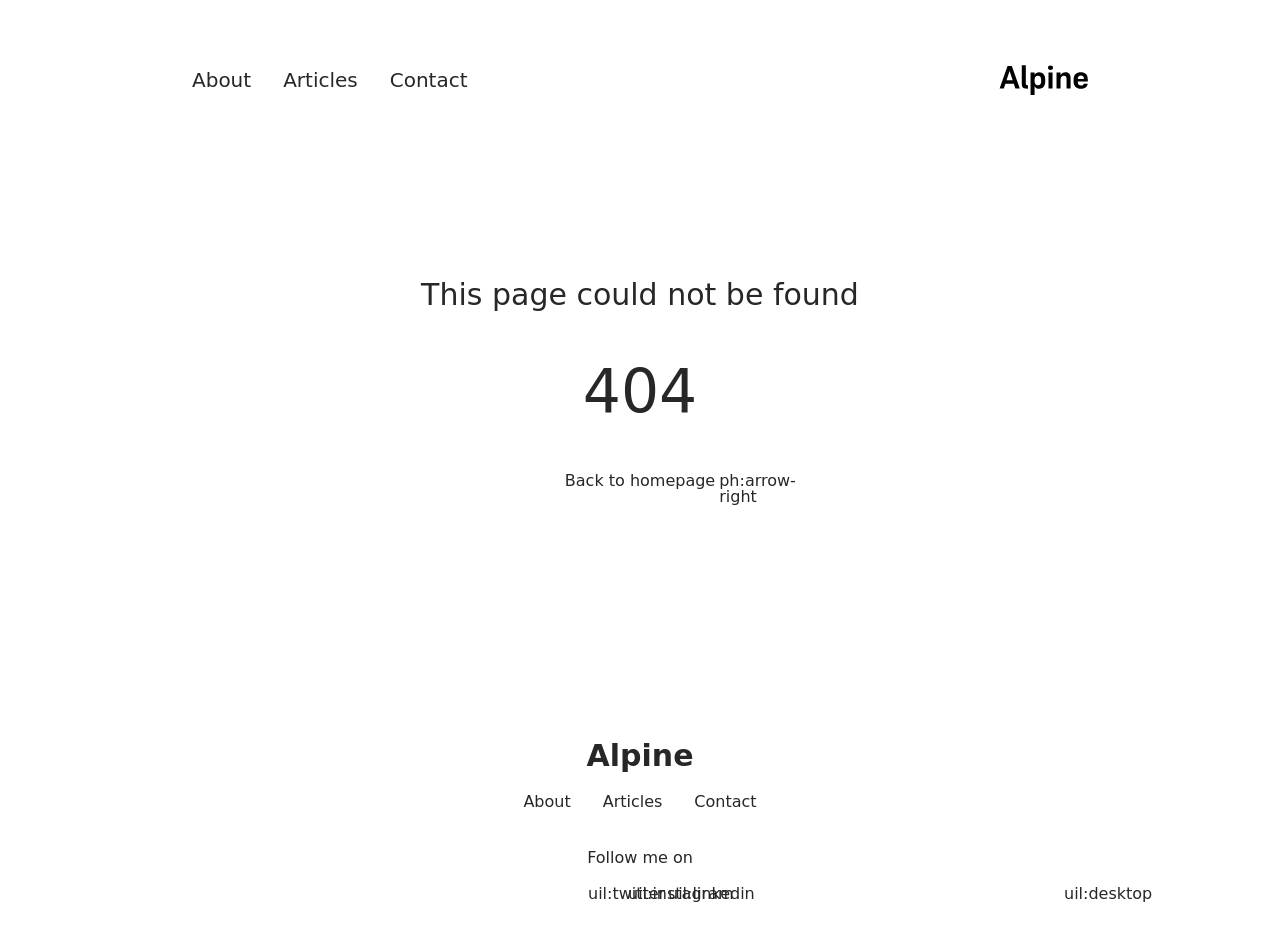
<file: 200.html>
<!DOCTYPE html><html lang="en"><head><meta charset="utf-8">
<meta name="viewport" content="width=device-width, initial-scale=1">
<link rel="stylesheet" href="/_nuxt/entry.m_jOQNBU.css">
<link rel="modulepreload" as="script" crossorigin href="/_nuxt/entry.NAH1qKoM.js">
<link rel="prefetch" as="style" href="/_nuxt/article.AOpJSiid.css">
<link rel="prefetch" as="style" href="/_nuxt/ProseA.BTpm-ibL.css">
<link rel="prefetch" as="script" crossorigin href="/_nuxt/article.kIPcv6Kb.js">
<link rel="prefetch" as="script" crossorigin href="/_nuxt/ProseA.p9GJgdSD.js">
<link rel="prefetch" as="script" crossorigin href="/_nuxt/date.3uOv5BcS.js">
<link rel="prefetch" as="script" crossorigin href="/_nuxt/default.hLQRgDBb.js">
<link rel="prefetch" as="script" crossorigin href="/_nuxt/page.GRwrLOdW.js">
<link rel="prefetch" as="script" crossorigin href="/_nuxt/client-db.34RD1-0V.js">
<link rel="prefetch" as="script" crossorigin href="/_nuxt/slugify.t9rBGHnI.js">
<link rel="prefetch" as="style" href="/_nuxt/useStudio.tkaIHU1L.css">
<link rel="prefetch" as="script" crossorigin href="/_nuxt/useStudio.O-Pha-8A.js">
<link rel="prefetch" as="script" crossorigin href="/_nuxt/query.GLopt4Tm.js">
<link rel="prefetch" as="script" crossorigin href="/_nuxt/preview.mXpIZkSc.js">
<link rel="prefetch" as="style" href="/_nuxt/error-404._LjjY-y0.css">
<link rel="prefetch" as="script" crossorigin href="/_nuxt/error-404.yBKcKZU-.js">
<link rel="prefetch" as="style" href="/_nuxt/error-500.Ke0_YfD7.css">
<link rel="prefetch" as="script" crossorigin href="/_nuxt/error-500.zgaB5Cwd.js">
<script type="module" src="/_nuxt/entry.NAH1qKoM.js" crossorigin></script><style id="pinceau-runtime-hydratable">undefined</style><style id="pinceau-theme">@media { :root {--pinceau-mq: initial; --alpine-readableLine: 68ch;--alpine-backdrop-backgroundColor: #f4f4f5b3;--prose-code-inline-padding: 0.2rem 0.375rem 0.2rem 0.375rem;--prose-code-block-backdropFilter: contrast(1);--prose-code-block-border-style: solid;--prose-code-block-border-width: 1px;--prose-tbody-tr-borderBottom-style: dashed;--prose-tbody-tr-borderBottom-width: 1px;--prose-th-textAlign: inherit;--prose-thead-borderBottom-style: solid;--prose-thead-borderBottom-width: 1px;--prose-thead-border-style: solid;--prose-thead-border-width: 0px;--prose-table-textAlign: start;--prose-hr-width: 1px;--prose-hr-style: solid;--prose-li-listStylePosition: outside;--prose-ol-li-markerColor: currentColor;--prose-ol-paddingInlineStart: 21px;--prose-ol-listStyleType: decimal;--prose-ul-li-markerColor: currentColor;--prose-ul-paddingInlineStart: 21px;--prose-ul-listStyleType: disc;--prose-blockquote-border-style: solid;--prose-blockquote-border-width: 4px;--prose-blockquote-quotes: '201C' '201D' '2018' '2019';--prose-blockquote-paddingInlineStart: 24px;--prose-a-code-color-hover: currentColor;--prose-a-code-color-static: currentColor;--prose-a-hasCode-borderBottom: none;--prose-a-border-distance: 2px;--prose-a-border-color-hover: currentColor;--prose-a-border-color-static: currentColor;--prose-a-border-style-hover: solid;--prose-a-border-style-static: dashed;--prose-a-border-width: 1px;--prose-a-color-static: inherit;--prose-a-textDecoration: none;--prose-h6-margin: 3rem 0 2rem;--prose-h5-margin: 3rem 0 2rem;--prose-h4-margin: 3rem 0 2rem;--prose-h3-margin: 3rem 0 2rem;--prose-h2-margin: 3rem 0 2rem;--prose-h1-margin: 0 0 2rem;--prose-p-fontSize: 18px;--typography-lead-loose: 2;--typography-lead-relaxed: 1.625;--typography-lead-normal: 1.5;--typography-lead-snug: 1.375;--typography-lead-tight: 1.25;--typography-lead-none: 1;--typography-lead-10: 2.5rem;--typography-lead-9: 2.25rem;--typography-lead-8: 2rem;--typography-lead-7: 1.75rem;--typography-lead-6: 1.5rem;--typography-lead-5: 1.25rem;--typography-lead-4: 1rem;--typography-lead-3: .75rem;--typography-lead-2: .5rem;--typography-lead-1: .025rem;--typography-fontWeight-black: 900;--typography-fontWeight-extrabold: 800;--typography-fontWeight-bold: 700;--typography-fontWeight-semibold: 600;--typography-fontWeight-medium: 500;--typography-fontWeight-normal: 400;--typography-fontWeight-light: 300;--typography-fontWeight-extralight: 200;--typography-fontWeight-thin: 100;--typography-fontSize-9xl: 128px;--typography-fontSize-8xl: 96px;--typography-fontSize-7xl: 72px;--typography-fontSize-6xl: 60px;--typography-fontSize-5xl: 48px;--typography-fontSize-4xl: 36px;--typography-fontSize-3xl: 30px;--typography-fontSize-2xl: 24px;--typography-fontSize-xl: 20px;--typography-fontSize-lg: 18px;--typography-fontSize-base: 16px;--typography-fontSize-sm: 14px;--typography-fontSize-xs: 12px;--typography-letterSpacing-wide: 0.025em;--typography-letterSpacing-tight: -0.025em;--typography-verticalMargin-base: 24px;--typography-verticalMargin-sm: 16px;--elements-border-secondary-hover: [object Object];--elements-backdrop-background: #fffc;--elements-backdrop-filter: saturate(200%) blur(20px);--elements-container-maxWidth: 64rem;--lead-loose: 2;--lead-relaxed: 1.625;--lead-normal: 1.5;--lead-snug: 1.375;--lead-tight: 1.25;--lead-none: 1;--lead-10: 2.5rem;--lead-9: 2.25rem;--lead-8: 2rem;--lead-7: 1.75rem;--lead-6: 1.5rem;--lead-5: 1.25rem;--lead-4: 1rem;--lead-3: .75rem;--lead-2: .5rem;--lead-1: .025rem;--letterSpacing-widest: 0.1em;--letterSpacing-wider: 0.05em;--letterSpacing-wide: 0.025em;--letterSpacing-normal: 0em;--letterSpacing-tight: -0.025em;--letterSpacing-tighter: -0.05em;--fontSize-9xl: 8rem;--fontSize-8xl: 6rem;--fontSize-7xl: 4.5rem;--fontSize-6xl: 3.75rem;--fontSize-5xl: 3rem;--fontSize-4xl: 2.25rem;--fontSize-3xl: 1.875rem;--fontSize-2xl: 1.5rem;--fontSize-xl: 1.25rem;--fontSize-lg: 1.125rem;--fontSize-base: 1rem;--fontSize-sm: 0.875rem;--fontSize-xs: 0.75rem;--fontWeight-black: 900;--fontWeight-extrabold: 800;--fontWeight-bold: 700;--fontWeight-semibold: 600;--fontWeight-medium: 500;--fontWeight-normal: 400;--fontWeight-light: 300;--fontWeight-extralight: 200;--fontWeight-thin: 100;--font-mono: ui-monospace, SFMono-Regular, Menlo, Monaco, Consolas, Liberation Mono, Courier New, monospace;--font-serif: ui-serif, Georgia, Cambria, Times New Roman, Times, serif;--font-sans: ui-sans-serif, system-ui, -apple-system, BlinkMacSystemFont, Segoe UI, Roboto, Helvetica Neue, Arial, Noto Sans, sans-serif, Apple Color Emoji, Segoe UI Emoji, Segoe UI Symbol, Noto Color Emoji;--opacity-total: 1;--opacity-high: 0.8;--opacity-medium: 0.5;--opacity-soft: 0.3;--opacity-light: 0.15;--opacity-bright: 0.1;--opacity-noOpacity: 0;--borderWidth-lg: 3px;--borderWidth-md: 2px;--borderWidth-sm: 1px;--borderWidth-noBorder: 0;--space-rem-875: 0.875rem;--space-rem-625: 0.625rem;--space-rem-375: 0.375rem;--space-rem-125: 0.125rem;--space-px: 1px;--space-128: 32rem;--space-96: 24rem;--space-80: 20rem;--space-72: 18rem;--space-64: 16rem;--space-60: 15rem;--space-56: 14rem;--space-52: 13rem;--space-48: 12rem;--space-44: 11rem;--space-40: 10rem;--space-36: 9rem;--space-32: 8rem;--space-28: 7rem;--space-24: 6rem;--space-20: 5rem;--space-16: 4rem;--space-14: 3.5rem;--space-12: 3rem;--space-11: 2.75rem;--space-10: 2.5rem;--space-9: 2.25rem;--space-8: 2rem;--space-7: 1.75rem;--space-6: 1.5rem;--space-5: 1.25rem;--space-4: 1rem;--space-3: 0.75rem;--space-2: 0.5rem;--space-1: 0.25rem;--space-0: 0px;--size-full: 100%;--size-7xl: 80rem;--size-6xl: 72rem;--size-5xl: 64rem;--size-4xl: 56rem;--size-3xl: 48rem;--size-2xl: 42rem;--size-xl: 36rem;--size-lg: 32rem;--size-md: 28rem;--size-sm: 24rem;--size-xs: 20rem;--size-200: 200px;--size-104: 104px;--size-80: 80px;--size-64: 64px;--size-56: 56px;--size-48: 48px;--size-40: 40px;--size-32: 32px;--size-24: 24px;--size-20: 20px;--size-16: 16px;--size-12: 12px;--size-8: 8px;--size-6: 6px;--size-4: 4px;--size-2: 2px;--size-0: 0px;--radii-full: 9999px;--radii-3xl: 1.75rem;--radii-2xl: 1.5rem;--radii-xl: 1rem;--radii-lg: 0.75rem;--radii-md: 0.5rem;--radii-sm: 0.375rem;--radii-xs: 0.25rem;--radii-2xs: 0.125rem;--radii-none: 0px;--shadow-none: 0px 0px 0px 0px transparent;--shadow-lg: 0px 10px 15px -3px #000000, 0px 4px 6px -4px #000000;--shadow-md: 0px 4px 6px -1px #000000, 0px 2px 4px -2px #000000;--shadow-sm: 0px 1px 3px 0px #000000, 0px 1px 2px -1px #000000;--shadow-xs: 0px 1px 2px 0px #000000;--height-screen: 100vh;--width-screen: 100vw;--color-primary-900: #002e38;--color-primary-800: #005c70;--color-primary-700: #008aa9;--color-primary-600: #00b9e1;--color-primary-500: #1ad6ff;--color-primary-400: #40ddff;--color-primary-300: #66e4ff;--color-primary-200: #8deaff;--color-primary-100: #b3f1ff;--color-primary-50: #d9f8ff;--color-ruby-900: #380011;--color-ruby-800: #700021;--color-ruby-700: #a90032;--color-ruby-600: #e10043;--color-ruby-500: #ff1a5e;--color-ruby-400: #ff4079;--color-ruby-300: #ff6694;--color-ruby-200: #ff8dae;--color-ruby-100: #ffb3c9;--color-ruby-50: #ffd9e4;--color-pink-900: #380025;--color-pink-800: #70004b;--color-pink-700: #a90070;--color-pink-600: #e10095;--color-pink-500: #ff1ab2;--color-pink-400: #ff40bf;--color-pink-300: #ff66cc;--color-pink-200: #ff8dd8;--color-pink-100: #ffb3e5;--color-pink-50: #ffd9f2;--color-purple-900: #190038;--color-purple-800: #330070;--color-purple-700: #4c00a9;--color-purple-600: #6500e1;--color-purple-500: #811aff;--color-purple-400: #9640ff;--color-purple-300: #ab66ff;--color-purple-200: #c08dff;--color-purple-100: #d5b3ff;--color-purple-50: #ead9ff;--color-royalblue-900: #0b0531;--color-royalblue-800: #160a62;--color-royalblue-700: #211093;--color-royalblue-600: #2c15c4;--color-royalblue-500: #4127e8;--color-royalblue-400: #614bec;--color-royalblue-300: #806ff0;--color-royalblue-200: #a093f3;--color-royalblue-100: #c0b7f7;--color-royalblue-50: #dfdbfb;--color-indigoblue-900: #001238;--color-indigoblue-800: #002370;--color-indigoblue-700: #0035a9;--color-indigoblue-600: #0047e1;--color-indigoblue-500: #1a62ff;--color-indigoblue-400: #407cff;--color-indigoblue-300: #6696ff;--color-indigoblue-200: #8db0ff;--color-indigoblue-100: #b3cbff;--color-indigoblue-50: #d9e5ff;--color-blue-900: #002438;--color-blue-800: #004870;--color-blue-700: #006ca9;--color-blue-600: #0090e1;--color-blue-500: #1aadff;--color-blue-400: #40bbff;--color-blue-300: #66c8ff;--color-blue-200: #8dd6ff;--color-blue-100: #b3e4ff;--color-blue-50: #d9f1ff;--color-lightblue-900: #002e38;--color-lightblue-800: #005c70;--color-lightblue-700: #008aa9;--color-lightblue-600: #00b9e1;--color-lightblue-500: #1ad6ff;--color-lightblue-400: #40ddff;--color-lightblue-300: #66e4ff;--color-lightblue-200: #8deaff;--color-lightblue-100: #b3f1ff;--color-lightblue-50: #d9f8ff;--color-teal-900: #062a28;--color-teal-800: #0b544f;--color-teal-700: #117d77;--color-teal-600: #16a79e;--color-teal-500: #1cd1c6;--color-teal-400: #36e4da;--color-teal-300: #5fe9e1;--color-teal-200: #87efe9;--color-teal-100: #aff4f0;--color-teal-50: #d7faf8;--color-pear-900: #2a2b09;--color-pear-800: #545512;--color-pear-700: #7e801b;--color-pear-600: #a8aa24;--color-pear-500: #d0d32f;--color-pear-400: #d8da52;--color-pear-300: #e0e274;--color-pear-200: #e8e997;--color-pear-100: #eff0ba;--color-pear-50: #f7f8dc;--color-red-900: #380300;--color-red-800: #700700;--color-red-700: #a90a00;--color-red-600: #e10e00;--color-red-500: #ff281a;--color-red-400: #ff4c40;--color-red-300: #ff7066;--color-red-200: #ff948d;--color-red-100: #ffb7b3;--color-red-50: #ffdbd9;--color-orange-900: #381800;--color-orange-800: #702f00;--color-orange-700: #a94700;--color-orange-600: #e15e00;--color-orange-500: #ff7a1a;--color-orange-400: #ff9040;--color-orange-300: #ffa666;--color-orange-200: #ffbd8d;--color-orange-100: #ffd3b3;--color-orange-50: #ffe9d9;--color-yellow-900: #362b03;--color-yellow-800: #6d5605;--color-yellow-700: #a38108;--color-yellow-600: #daac0a;--color-yellow-500: #f5c828;--color-yellow-400: #f7d14c;--color-yellow-300: #f8da70;--color-yellow-200: #fae393;--color-yellow-100: #fcedb7;--color-yellow-50: #fdf6db;--color-green-900: #003f25;--color-green-800: #005e38;--color-green-700: #007e4a;--color-green-600: #009d5d;--color-green-500: #00bd6f;--color-green-400: #00dc82;--color-green-300: #30ffaa;--color-green-200: #83ffcc;--color-green-100: #acffdd;--color-green-50: #d6ffee;--color-gray-900: #18181B;--color-gray-800: #27272A;--color-gray-700: #3f3f46;--color-gray-600: #52525B;--color-gray-500: #71717A;--color-gray-400: #a1a1aa;--color-gray-300: #D4d4d8;--color-gray-200: #e4e4e7;--color-gray-100: #f4f4f5;--color-gray-50: #fafafa;--color-black: #0c0c0d;--color-white: #FFFFFF;--media-portrait: only screen and (orientation: portrait);--media-landscape: only screen and (orientation: landscape);--media-rm: (prefers-reduced-motion: reduce);--media-2xl: (min-width: 1536px);--media-xl: (min-width: 1280px);--media-lg: (min-width: 1024px);--media-md: (min-width: 768px);--media-sm: (min-width: 640px);--media-xs: (min-width: 475px);--alpine-body-color: var(--color-gray-800);--alpine-body-backgroundColor: var(--color-white);--prose-code-inline-fontWeight: var(--typography-fontWeight-normal);--prose-code-inline-fontSize: var(--typography-fontSize-sm);--prose-code-inline-borderRadius: var(--radii-xs);--prose-code-block-pre-padding: var(--typography-verticalMargin-sm);--prose-code-block-margin: var(--typography-verticalMargin-base) 0;--prose-code-block-fontSize: var(--typography-fontSize-sm);--prose-tbody-code-inline-fontSize: var(--typography-fontSize-sm);--prose-tbody-td-padding: var(--typography-verticalMargin-sm);--prose-th-fontWeight: var(--typography-fontWeight-semibold);--prose-th-padding: 0 var(--typography-verticalMargin-sm) var(--typography-verticalMargin-sm) var(--typography-verticalMargin-sm);--prose-table-lineHeight: var(--typography-lead-6);--prose-table-fontSize: var(--typography-fontSize-sm);--prose-table-margin: var(--typography-verticalMargin-base) 0;--prose-hr-margin: var(--typography-verticalMargin-base) 0;--prose-li-margin: var(--typography-verticalMargin-sm) 0;--prose-ol-margin: var(--typography-verticalMargin-base) 0;--prose-ul-margin: var(--typography-verticalMargin-base) 0;--prose-blockquote-margin: var(--typography-verticalMargin-base) 0;--prose-a-code-border-style: var(--prose-a-border-style-static);--prose-a-code-border-width: var(--prose-a-border-width);--prose-a-fontWeight: var(--typography-fontWeight-medium);--prose-img-margin: var(--typography-verticalMargin-base) 0;--prose-strong-fontWeight: var(--typography-fontWeight-semibold);--prose-h6-iconSize: var(--typography-fontSize-base);--prose-h6-fontWeight: var(--typography-fontWeight-semibold);--prose-h6-lineHeight: var(--typography-lead-normal);--prose-h6-fontSize: var(--typography-fontSize-lg);--prose-h5-iconSize: var(--typography-fontSize-lg);--prose-h5-fontWeight: var(--typography-fontWeight-semibold);--prose-h5-lineHeight: var(--typography-lead-snug);--prose-h5-fontSize: var(--typography-fontSize-xl);--prose-h4-iconSize: var(--typography-fontSize-lg);--prose-h4-letterSpacing: var(--typography-letterSpacing-tight);--prose-h4-fontWeight: var(--typography-fontWeight-semibold);--prose-h4-lineHeight: var(--typography-lead-snug);--prose-h4-fontSize: var(--typography-fontSize-2xl);--prose-h3-iconSize: var(--typography-fontSize-xl);--prose-h3-letterSpacing: var(--typography-letterSpacing-tight);--prose-h3-fontWeight: var(--typography-fontWeight-semibold);--prose-h3-lineHeight: var(--typography-lead-snug);--prose-h3-fontSize: var(--typography-fontSize-3xl);--prose-h2-iconSize: var(--typography-fontSize-2xl);--prose-h2-letterSpacing: var(--typography-letterSpacing-tight);--prose-h2-fontWeight: var(--typography-fontWeight-semibold);--prose-h2-lineHeight: var(--typography-lead-tight);--prose-h2-fontSize: var(--typography-fontSize-4xl);--prose-h1-iconSize: var(--typography-fontSize-3xl);--prose-h1-letterSpacing: var(--typography-letterSpacing-tight);--prose-h1-fontWeight: var(--typography-fontWeight-bold);--prose-h1-lineHeight: var(--typography-lead-tight);--prose-h1-fontSize: var(--typography-fontSize-5xl);--prose-p-br-margin: var(--typography-verticalMargin-base) 0 0 0;--prose-p-margin: var(--typography-verticalMargin-base) 0;--prose-p-lineHeight: var(--typography-lead-normal);--typography-color-primary-900: var(--color-primary-900);--typography-color-primary-800: var(--color-primary-800);--typography-color-primary-700: var(--color-primary-700);--typography-color-primary-600: var(--color-primary-600);--typography-color-primary-500: var(--color-primary-500);--typography-color-primary-400: var(--color-primary-400);--typography-color-primary-300: var(--color-primary-300);--typography-color-primary-200: var(--color-primary-200);--typography-color-primary-100: var(--color-primary-100);--typography-color-primary-50: var(--color-primary-50);--typography-font-code: var(--font-mono);--typography-font-body: var(--font-sans);--typography-font-display: var(--font-sans);--typography-body-backgroundColor: var(--color-white);--typography-body-color: var(--color-black);--elements-state-danger-borderColor-secondary: var(--color-red-200);--elements-state-danger-borderColor-primary: var(--color-red-100);--elements-state-danger-backgroundColor-secondary: var(--color-red-100);--elements-state-danger-backgroundColor-primary: var(--color-red-50);--elements-state-danger-color-secondary: var(--color-red-600);--elements-state-danger-color-primary: var(--color-red-500);--elements-state-warning-borderColor-secondary: var(--color-yellow-200);--elements-state-warning-borderColor-primary: var(--color-yellow-100);--elements-state-warning-backgroundColor-secondary: var(--color-yellow-100);--elements-state-warning-backgroundColor-primary: var(--color-yellow-50);--elements-state-warning-color-secondary: var(--color-yellow-700);--elements-state-warning-color-primary: var(--color-yellow-600);--elements-state-success-borderColor-secondary: var(--color-green-200);--elements-state-success-borderColor-primary: var(--color-green-100);--elements-state-success-backgroundColor-secondary: var(--color-green-100);--elements-state-success-backgroundColor-primary: var(--color-green-50);--elements-state-success-color-secondary: var(--color-green-600);--elements-state-success-color-primary: var(--color-green-500);--elements-state-info-borderColor-secondary: var(--color-blue-200);--elements-state-info-borderColor-primary: var(--color-blue-100);--elements-state-info-backgroundColor-secondary: var(--color-blue-100);--elements-state-info-backgroundColor-primary: var(--color-blue-50);--elements-state-info-color-secondary: var(--color-blue-600);--elements-state-info-color-primary: var(--color-blue-500);--elements-state-primary-borderColor-secondary: var(--color-primary-200);--elements-state-primary-borderColor-primary: var(--color-primary-100);--elements-state-primary-backgroundColor-secondary: var(--color-primary-100);--elements-state-primary-backgroundColor-primary: var(--color-primary-50);--elements-state-primary-color-secondary: var(--color-primary-700);--elements-state-primary-color-primary: var(--color-primary-600);--elements-surface-secondary-backgroundColor: var(--color-gray-200);--elements-surface-primary-backgroundColor: var(--color-gray-100);--elements-surface-background-base: var(--color-gray-100);--elements-border-secondary-static: var(--color-gray-200);--elements-border-primary-hover: var(--color-gray-200);--elements-border-primary-static: var(--color-gray-100);--elements-container-padding-md: var(--space-16);--elements-container-padding-sm: var(--space-12);--elements-container-padding-xs: var(--space-8);--elements-container-padding-mobile: var(--space-6);--elements-text-secondary-color-hover: var(--color-gray-700);--elements-text-secondary-color-static: var(--color-gray-500);--elements-text-primary-color-static: var(--color-gray-900);--text-6xl-lineHeight: var(--lead-none);--text-6xl-fontSize: var(--fontSize-6xl);--text-5xl-lineHeight: var(--lead-none);--text-5xl-fontSize: var(--fontSize-5xl);--text-4xl-lineHeight: var(--lead-10);--text-4xl-fontSize: var(--fontSize-4xl);--text-3xl-lineHeight: var(--lead-9);--text-3xl-fontSize: var(--fontSize-3xl);--text-2xl-lineHeight: var(--lead-8);--text-2xl-fontSize: var(--fontSize-2xl);--text-xl-lineHeight: var(--lead-7);--text-xl-fontSize: var(--fontSize-xl);--text-lg-lineHeight: var(--lead-7);--text-lg-fontSize: var(--fontSize-lg);--text-base-lineHeight: var(--lead-6);--text-base-fontSize: var(--fontSize-base);--text-sm-lineHeight: var(--lead-5);--text-sm-fontSize: var(--fontSize-sm);--text-xs-lineHeight: var(--lead-4);--text-xs-fontSize: var(--fontSize-xs);--shadow-2xl: 0px 25px 50px -12px var(--color-gray-900);--shadow-xl: 0px 20px 25px -5px var(--color-gray-400), 0px 8px 10px -6px #000000;--color-secondary-900: var(--color-gray-900);--color-secondary-800: var(--color-gray-800);--color-secondary-700: var(--color-gray-700);--color-secondary-600: var(--color-gray-600);--color-secondary-500: var(--color-gray-500);--color-secondary-400: var(--color-gray-400);--color-secondary-300: var(--color-gray-300);--color-secondary-200: var(--color-gray-200);--color-secondary-100: var(--color-gray-100);--color-secondary-50: var(--color-gray-50);--prose-a-code-background-hover: var(--typography-color-primary-50);--prose-a-code-border-color-hover: var(--typography-color-primary-500);--prose-a-color-hover: var(--typography-color-primary-500);--typography-color-secondary-900: var(--color-secondary-900);--typography-color-secondary-800: var(--color-secondary-800);--typography-color-secondary-700: var(--color-secondary-700);--typography-color-secondary-600: var(--color-secondary-600);--typography-color-secondary-500: var(--color-secondary-500);--typography-color-secondary-400: var(--color-secondary-400);--typography-color-secondary-300: var(--color-secondary-300);--typography-color-secondary-200: var(--color-secondary-200);--typography-color-secondary-100: var(--color-secondary-100);--typography-color-secondary-50: var(--color-secondary-50);--prose-code-inline-backgroundColor: var(--typography-color-secondary-100);--prose-code-inline-color: var(--typography-color-secondary-700);--prose-code-block-backgroundColor: var(--typography-color-secondary-100);--prose-code-block-color: var(--typography-color-secondary-700);--prose-code-block-border-color: var(--typography-color-secondary-200);--prose-tbody-tr-borderBottom-color: var(--typography-color-secondary-200);--prose-th-color: var(--typography-color-secondary-600);--prose-thead-borderBottom-color: var(--typography-color-secondary-200);--prose-thead-border-color: var(--typography-color-secondary-300);--prose-hr-color: var(--typography-color-secondary-200);--prose-blockquote-border-color: var(--typography-color-secondary-200);--prose-blockquote-color: var(--typography-color-secondary-500);--prose-a-code-border-color-static: var(--typography-color-secondary-400); } }@media { :root.dark {--pinceau-mq: dark; --alpine-backdrop-backgroundColor: #18181bb3;--prose-code-block-backdropFilter: contrast(1);--prose-ol-li-markerColor: currentColor;--prose-ul-li-markerColor: currentColor;--prose-a-code-color-hover: currentColor;--prose-a-code-color-static: currentColor;--prose-a-border-color-hover: currentColor;--prose-a-border-color-static: currentColor;--prose-a-color-static: inherit;--elements-backdrop-background: #0c0d0ccc;--alpine-body-color: var(--color-gray-200);--alpine-body-backgroundColor: var(--color-black);--typography-body-backgroundColor: var(--color-black);--typography-body-color: var(--color-white);--elements-state-danger-borderColor-secondary: var(--color-red-700);--elements-state-danger-borderColor-primary: var(--color-red-800);--elements-state-danger-backgroundColor-secondary: var(--color-red-800);--elements-state-danger-backgroundColor-primary: var(--color-red-900);--elements-state-danger-color-secondary: var(--color-red-200);--elements-state-danger-color-primary: var(--color-red-300);--elements-state-warning-borderColor-secondary: var(--color-yellow-700);--elements-state-warning-borderColor-primary: var(--color-yellow-800);--elements-state-warning-backgroundColor-secondary: var(--color-yellow-800);--elements-state-warning-backgroundColor-primary: var(--color-yellow-900);--elements-state-warning-color-secondary: var(--color-yellow-200);--elements-state-warning-color-primary: var(--color-yellow-400);--elements-state-success-borderColor-secondary: var(--color-green-700);--elements-state-success-borderColor-primary: var(--color-green-800);--elements-state-success-backgroundColor-secondary: var(--color-green-800);--elements-state-success-backgroundColor-primary: var(--color-green-900);--elements-state-success-color-secondary: var(--color-green-200);--elements-state-success-color-primary: var(--color-green-400);--elements-state-info-borderColor-secondary: var(--color-blue-700);--elements-state-info-borderColor-primary: var(--color-blue-800);--elements-state-info-backgroundColor-secondary: var(--color-blue-800);--elements-state-info-backgroundColor-primary: var(--color-blue-900);--elements-state-info-color-secondary: var(--color-blue-200);--elements-state-info-color-primary: var(--color-blue-400);--elements-state-primary-borderColor-secondary: var(--color-primary-700);--elements-state-primary-borderColor-primary: var(--color-primary-800);--elements-state-primary-backgroundColor-secondary: var(--color-primary-800);--elements-state-primary-backgroundColor-primary: var(--color-primary-900);--elements-state-primary-color-secondary: var(--color-primary-200);--elements-state-primary-color-primary: var(--color-primary-400);--elements-surface-secondary-backgroundColor: var(--color-gray-800);--elements-surface-primary-backgroundColor: var(--color-gray-900);--elements-surface-background-base: var(--color-gray-900);--elements-border-secondary-static: var(--color-gray-800);--elements-border-primary-hover: var(--color-gray-800);--elements-border-primary-static: var(--color-gray-900);--elements-text-secondary-color-hover: var(--color-gray-200);--elements-text-secondary-color-static: var(--color-gray-400);--elements-text-primary-color-static: var(--color-gray-50);--prose-a-code-background-hover: var(--typography-color-primary-900);--prose-a-code-border-color-hover: var(--typography-color-primary-600);--prose-a-color-hover: var(--typography-color-primary-400);--prose-code-inline-backgroundColor: var(--typography-color-secondary-800);--prose-code-inline-color: var(--typography-color-secondary-200);--prose-code-block-backgroundColor: var(--typography-color-secondary-900);--prose-code-block-color: var(--typography-color-secondary-200);--prose-code-block-border-color: var(--typography-color-secondary-800);--prose-tbody-tr-borderBottom-color: var(--typography-color-secondary-800);--prose-th-color: var(--typography-color-secondary-400);--prose-thead-borderBottom-color: var(--typography-color-secondary-800);--prose-thead-border-color: var(--typography-color-secondary-600);--prose-hr-color: var(--typography-color-secondary-800);--prose-blockquote-border-color: var(--typography-color-secondary-700);--prose-blockquote-color: var(--typography-color-secondary-400);--prose-a-code-border-color-static: var(--typography-color-secondary-600); } }</style><script>"use strict";(()=>{const a=window,e=document.documentElement,m=["dark","light"],c=window&&window.localStorage&&window.localStorage.getItem&&window.localStorage.getItem("nuxt-color-mode")||"system";let n=c==="system"?d():c;const l=e.getAttribute("data-color-mode-forced");l&&(n=l),i(n),a["__NUXT_COLOR_MODE__"]={preference:c,value:n,getColorScheme:d,addColorScheme:i,removeColorScheme:f};function i(o){const t=""+o+"",s="";e.classList?e.classList.add(t):e.className+=" "+t,s&&e.setAttribute("data-"+s,o)}function f(o){const t=""+o+"",s="";e.classList?e.classList.remove(t):e.className=e.className.replace(new RegExp(t,"g"),""),s&&e.removeAttribute("data-"+s)}function r(o){return a.matchMedia("(prefers-color-scheme"+o+")")}function d(){if(a.matchMedia&&r("").media!=="not all"){for(const o of m)if(r(":"+o).matches)return o}return"light"}})();
</script></head><body><div id="__nuxt"></div><script type="application/json" id="__NUXT_DATA__" data-ssr="false">[{"_errors":1,"serverRendered":2,"data":3,"state":4,"once":5},{},false,{},{},["Set"]]</script>
<script>window.__NUXT__={};window.__NUXT__.config={public:{FORMSPREE_URL:"",plausible:{hashMode:false,trackLocalhost:false,domain:"",apiHost:"https://plausible.io",autoPageviews:true,autoOutboundTracking:false},studio:{apiURL:"https://api.nuxt.studio"},mdc:{components:{prose:true,map:{p:"prose-p",a:"prose-a",blockquote:"prose-blockquote","code-inline":"prose-code-inline",code:"ProseCodeInline",em:"prose-em",h1:"prose-h1",h2:"prose-h2",h3:"prose-h3",h4:"prose-h4",h5:"prose-h5",h6:"prose-h6",hr:"prose-hr",img:"prose-img",ul:"prose-ul",ol:"prose-ol",li:"prose-li",strong:"prose-strong",table:"prose-table",thead:"prose-thead",tbody:"prose-tbody",td:"prose-td",th:"prose-th",tr:"prose-tr"}},headings:{anchorLinks:{h1:false,h2:true,h3:true,h4:true,h5:false,h6:false}}},content:{locales:[],defaultLocale:"",integrity:1705567884031,experimental:{stripQueryParameters:false,advanceQuery:false,clientDB:false},respectPathCase:false,api:{baseURL:"/api/_content"},navigation:{fields:["navTitle","layout"]},tags:{p:"prose-p",a:"prose-a",blockquote:"prose-blockquote","code-inline":"prose-code-inline",code:"ProseCodeInline",em:"prose-em",h1:"prose-h1",h2:"prose-h2",h3:"prose-h3",h4:"prose-h4",h5:"prose-h5",h6:"prose-h6",hr:"prose-hr",img:"prose-img",ul:"prose-ul",ol:"prose-ol",li:"prose-li",strong:"prose-strong",table:"prose-table",thead:"prose-thead",tbody:"prose-tbody",td:"prose-td",th:"prose-th",tr:"prose-tr"},highlight:{theme:{default:"github-light",dark:"github-dark"},preload:["json","js","ts","html","css","vue","diff","shell","markdown","yaml","bash","ini","c","cpp"]},wsUrl:"",documentDriven:{page:true,navigation:true,surround:true,globals:{},layoutFallbacks:["theme"],injectPage:true},host:"",trailingSlash:false,search:"",contentHead:true,anchorLinks:{depth:4,exclude:[1]}}},app:{baseURL:"/",buildAssetsDir:"/_nuxt/",cdnURL:""}}</script></body></html>
</file>
<file: _nuxt/entry.m_jOQNBU.css>
body{background-color:var(--alpine-body-backgroundColor);color:var(--alpine-body-color)}.light-img{display:block}.dark-img{display:none}@media (prefers-color-scheme:dark){html:not(.light) .dark-img{display:block}html:not(.light) .light-img{display:none}}html.dark .dark-img{display:block}html.dark .light-img{display:none}html{-webkit-font-smoothing:antialiased;-moz-osx-font-smoothing:grayscale}.sr-only{height:1px!important;margin:-1px!important;overflow:hidden!important;padding:0!important;position:absolute!important;width:1px!important;clip:rect(0,0,0,0)!important;border:0!important;white-space:nowrap!important}*,:after,:before{border:0 solid #e5e7eb;box-sizing:border-box}html{line-height:1.5;-webkit-text-size-adjust:100%;font-family:ui-sans-serif,system-ui,-apple-system,BlinkMacSystemFont,Segoe UI,Roboto,Helvetica Neue,Arial,Noto Sans,sans-serif,Apple Color Emoji,Segoe UI Emoji,Segoe UI Symbol,Noto Color Emoji;-moz-tab-size:4;-o-tab-size:4;tab-size:4}body{line-height:inherit;margin:0}hr{border-top-width:1px;color:inherit;height:0}abbr:where([title]){-webkit-text-decoration:underline dotted;text-decoration:underline dotted}h1,h2,h3,h4,h5,h6{font-size:inherit;font-weight:inherit}a{color:inherit;text-decoration:inherit}b,strong{font-weight:bolder}code,kbd,pre,samp{font-family:ui-monospace,SFMono-Regular,Menlo,Monaco,Consolas,Liberation Mono,Courier New,monospace;font-size:1em}small{font-size:80%}sub,sup{font-size:75%;line-height:0;position:relative;vertical-align:baseline}sub{bottom:-.25em}sup{top:-.5em}table{border-collapse:collapse;border-color:inherit;text-indent:0}button,input,optgroup,select,textarea{color:inherit;font-family:inherit;font-size:100%;font-weight:inherit;line-height:inherit;margin:0;padding:0}button,select{text-transform:none}[type=button],[type=reset],[type=submit],button{-webkit-appearance:button;background-color:transparent;background-image:none}:-moz-focusring{outline:auto}:-moz-ui-invalid{box-shadow:none}progress{vertical-align:baseline}::-webkit-inner-spin-button,::-webkit-outer-spin-button{height:auto}[type=search]{-webkit-appearance:textfield;outline-offset:-2px}::-webkit-search-decoration{-webkit-appearance:none}::-webkit-file-upload-button{-webkit-appearance:button;font:inherit}summary{display:list-item}blockquote,dd,dl,figure,h1,h2,h3,h4,h5,h6,hr,p,pre{margin:0}fieldset{margin:0}fieldset,legend{padding:0}menu,ol,ul{list-style:none;margin:0;padding:0}textarea{resize:vertical}input::-moz-placeholder,textarea::-moz-placeholder{color:#9ca3af;opacity:1}input::placeholder,textarea::placeholder{color:#9ca3af;opacity:1}[role=button],button{cursor:pointer}:disabled{cursor:default}audio,canvas,embed,iframe,img,object,svg,video{display:block;vertical-align:middle}img,video{height:auto;max-width:100%}[hidden]{display:none}.nuxt-progress{background:repeating-linear-gradient(90deg,#00dc82 0,#34cdfe 50%,#0047e1);left:0;opacity:1;position:fixed;right:0;top:0;transition:width .1s,height .4s,opacity .4s;width:0;z-index:999999}nav ul[data-v-9c0426b1]{display:flex;flex-direction:column;gap:var(--space-4);justify-content:center;width:100%}@media (min-width:640px){nav ul[data-v-9c0426b1]{flex-direction:row;gap:var(--space-8)}}nav ul a[data-v-9c0426b1]{position:relative}nav ul a.router-link-active[data-v-9c0426b1]{color:var(--color-primary-500)}nav ul a .underline-fx[data-v-9c0426b1]{background-color:currentColor;bottom:-4px;height:1px;position:absolute;transition:width .2s ease-in-out;width:0}a:hover :is(nav ul a .underline-fx):is(nav ul a .underline-fx[data-v-9c0426b1]){width:100%}header[data-v-68f7fa86]{--header-padding:var(--space-16);--logo-height:var(--space-8);align-items:center;display:grid;gap:var(--space-4);grid-template-columns:repeat(12,minmax(0,1fr));padding-bottom:var(--header-padding);padding-top:var(--header-padding);position:relative}header .menu[data-v-68f7fa86]{display:flex;position:absolute}header .menu[data-v-68f7fa86] :hover{color:var(--color-primary-500)}.left :is(header .menu):is(header .menu[data-v-68f7fa86]){right:0}@media (min-width:640px){header .menu[data-v-68f7fa86]{display:none}}header .overlay[data-v-68f7fa86]{-webkit-backdrop-filter:blur(20px);backdrop-filter:blur(20px);background-color:var(--alpine-backdrop-backgroundColor);border:1px solid var(--color-gray-200);border-radius:var(--radii-md);font-size:var(--text-lg-fontSize);font-weight:var(--fontWeight-medium);line-height:var(--text-lg-lineHeight);padding:var(--space-6);padding-right:var(--space-24);perspective:2000px;position:absolute;top:calc(var(--header-padding) + var(--logo-height) + var(--space-2));transform-origin:top;transition:all .25s;will-change:opacity,transform}header .overlay[data-v-68f7fa86]:not(.show){opacity:0;transform:translateY(-10px) rotateY(-8deg) rotateX(-20deg)}.left :is(header .overlay:not(.show)):is(header .overlay[data-v-68f7fa86]:not(.show)){transform:translateY(-10px) rotateY(8deg) rotateX(-20deg)}header .overlay[data-v-68f7fa86]:not(.show){pointer-events:none}.left :is(header .overlay):is(header .overlay[data-v-68f7fa86]){padding:var(--space-6);padding-left:var(--space-16);right:0;text-align:right}@media (min-width:640px){header .overlay[data-v-68f7fa86]{display:none}}:root.dark header .overlay[data-v-68f7fa86]{border-color:var(--color-gray-800)}header .logo[data-v-68f7fa86]{display:flex;grid-column:span 12/span 12;height:var(--logo-height)}header .logo a[data-v-68f7fa86]{display:flex}.center :is(header .logo):is(header .logo[data-v-68f7fa86]){grid-column:span 12/span 12;justify-content:center}.right :is(header .logo):is(header .logo[data-v-68f7fa86]){justify-content:flex-end}@media (min-width:640px){header .logo[data-v-68f7fa86]{grid-column:span 4/span 4;grid-column-start:auto}.right :is(header .logo):is(header .logo[data-v-68f7fa86]){order:2}}header .logo .fallback[data-v-68f7fa86]{font-size:var(--text-2xl-fontSize);font-weight:var(--fontWeight-semibold);line-height:var(--text-2xl-lineHeight)}header .main-nav[data-v-68f7fa86]{display:none}@media (min-width:640px){header .main-nav[data-v-68f7fa86]{display:flex;font-size:var(--text-xl-fontSize);font-weight:var(--fontWeight-medium);grid-column:span 8/span 8;line-height:var(--text-xl-lineHeight)}.center :is(header .main-nav):is(header .main-nav[data-v-68f7fa86]){grid-column:span 12/span 12;justify-content:center}.right :is(header .main-nav):is(header .main-nav[data-v-68f7fa86]){justify-content:flex-start}.left :is(header .main-nav):is(header .main-nav[data-v-68f7fa86]){justify-content:flex-end}}.icon[data-v-2de1f9e6]{display:inline-block;vertical-align:middle}a[data-v-a5e5251d]{--social-icon-size:24px;display:flex;height:24px;height:var(--social-icon-size);width:24px;width:var(--social-icon-size)}a[data-v-a5e5251d] :hover{color:var(--color-primary-500)}a svg[data-v-a5e5251d]{height:100%;width:100%}button[data-v-ba6240b2]{display:flex;--color-mode-switcher-size:24px;height:24px;height:var(--color-mode-switcher-size);width:24px;width:var(--color-mode-switcher-size)}button[data-v-ba6240b2] :hover{color:var(--color-primary-500)}button svg[data-v-ba6240b2]{height:100%;width:100%}footer[data-v-3b120032]{align-items:center;display:flex;flex-direction:column;margin-top:var(--space-24);padding-bottom:var(--space-8);padding-top:var(--space-8)}footer.left[data-v-3b120032]{align-items:flex-start}footer.right[data-v-3b120032]{align-items:flex-end}@media (min-width:768px){footer[data-v-3b120032]{min-height:var(--space-36)}}footer .credits[data-v-3b120032]{font-size:var(--text-3xl-fontSize);font-weight:var(--fontWeight-bold);line-height:var(--text-3xl-lineHeight);margin-bottom:var(--space-4)}footer .navigation[data-v-3b120032]{display:none}@media (min-width:640px){footer .navigation[data-v-3b120032]{display:flex;font-size:var(--text-base-fontSize);font-weight:var(--fontWeight-medium);line-height:var(--text-base-lineHeight);margin-bottom:var(--space-8)}}footer .message[data-v-3b120032]{margin-bottom:var(--space-4);text-align:center}footer .icons[data-v-3b120032]{display:grid;gap:var(--space-4);grid-template-columns:repeat(12,minmax(0,1fr));width:100%}.left :is(footer .icons):is(footer .icons[data-v-3b120032]){align-items:center;display:flex;justify-content:space-between}.right :is(footer .icons):is(footer .icons[data-v-3b120032]){align-items:center;display:flex;flex-direction:row-reverse;justify-content:space-between}footer .icons .social[data-v-3b120032]{display:flex;gap:var(--space-4);grid-column:span 12/span 12;justify-content:center}@media (min-width:475px){footer .icons .social[data-v-3b120032]{grid-column:span 4/span 4;grid-column-start:5}}footer .icons .color-mode-switch[data-v-3b120032]{display:flex;grid-column:span 12/span 12;justify-content:center}@media (min-width:475px){footer .icons .color-mode-switch[data-v-3b120032]{grid-column:span 2/span 2;grid-column-start:11;justify-content:flex-end}}.container[data-v-dee2dd78]{margin-inline-end:auto;margin-inline-start:auto;width:100%}.app-layout[data-v-6fcf6b27]{min-width:var(--size-xs)}html{font-family:var(--font-sans)}
</file>
<file: _nuxt/DocumentDrivenNotFound.Tw_yEoud.css>
section[data-v-5d25c8b7]{align-items:center;display:flex;flex-direction:column;justify-content:center;min-height:50vh}section .message[data-v-5d25c8b7]{font-size:var(--text-3xl-fontSize);font-weight:var(--fontWeight-medium);line-height:var(--text-3xl-lineHeight)}section .status[data-v-5d25c8b7]{font-size:var(--text-6xl-fontSize);line-height:var(--text-6xl-lineHeight);margin-bottom:var(--space-12);margin-top:var(--space-12)}section a[data-v-5d25c8b7]{align-items:center;display:flex;position:relative}section a .icon[data-v-5d25c8b7]{height:var(--space-5);position:absolute;right:calc(0px - var(--space-1));transform:translate(100%);width:var(--space-5)}
</file>
<file: _nuxt/Hero.nLivCj-f.css>
.hero .layout[data-v-6aeed1c8]{display:grid;gap:var(--space-8);grid-template-columns:repeat(1,minmax(0,1fr))}@media (min-width:1024px){.hero .layout[data-v-6aeed1c8]{grid-template-columns:repeat(2,minmax(0,1fr))}}.hero .layout .title[data-v-6aeed1c8]{font-size:var(--text-4xl-fontSize);font-weight:var(--fontWeight-bold);line-height:var(--text-4xl-lineHeight)}.hero .layout .description[data-v-6aeed1c8]{font-size:var(--text-xl-fontSize);line-height:var(--text-xl-lineHeight);margin-top:var(--space-3)}.hero .layout img[data-v-6aeed1c8]{aspect-ratio:16/9;border-radius:var(--radii-md);-o-object-fit:cover;object-fit:cover;width:100%}.hero .layout img.left[data-v-6aeed1c8]{order:-1}
</file>
<file: _nuxt/ProseUl.PBYp28g5.css>
ul[data-v-e391b067]{font-family:var(--typography-font-body);list-style-type:var(--prose-ul-listStyleType);margin:var(--prose-ul-margin);padding-inline-start:var(--prose-ul-paddingInlineStart)}ul[data-v-e391b067]>li::marker{color:var(--prose-ul-li-markerColor)}ul[data-v-e391b067]>li ol,ul[data-v-e391b067]>li ul{margin:0}
</file>
<file: _nuxt/ProseLi.Xu5yubfG.css>
li[data-v-ef7351dc]{font-family:var(--typography-font-body);list-style-position:var(--prose-li-listStylePosition);margin:var(--prose-li-margin)}
</file>
<file: _nuxt/ProseA.BTpm-ibL.css>
a[data-v-19b8c5c7]{border-bottom:var(--prose-a-border-width) var(--prose-a-border-style-static) var(--prose-a-border-color-static);color:var(--prose-a-color-static);font-family:var(--typography-font-body);font-weight:var(--prose-a-fontWeight);padding-bottom:var(--prose-a-border-distance);-webkit-text-decoration:var(--prose-a-textDecoration);text-decoration:var(--prose-a-textDecoration)}a[data-v-19b8c5c7]:hover{border-color:var(--prose-a-border-color-hover);border-style:var(--prose-a-border-style-hover);color:var(--prose-a-color-hover)}a[data-v-19b8c5c7]:has(img){border-width:0}a[data-v-19b8c5c7]:has(code){border-bottom:var(--prose-a-hasCode-borderBottom)}a[data-v-19b8c5c7]:has(code) code{border-color:var(--prose-a-code-border-color-static);border-style:var(--prose-a-code-border-style);border-width:var(--prose-a-code-border-width);color:var(--prose-a-code-color-static)}a[data-v-19b8c5c7]:has(code):hover{border-bottom:var(--prose-a-hasCode-borderBottom)}a[data-v-19b8c5c7]:has(code):hover code{background-color:var(--prose-a-code-background-hover);border-color:var(--prose-a-code-border-color-hover);color:var(--prose-a-code-color-hover)}
</file>
<file: _nuxt/ProseStrong.htOXUJQw.css>
strong[data-v-ff77c1e8]{font-family:var(--typography-font-body);font-weight:var(--prose-strong-fontWeight)}
</file>
<file: _nuxt/ProseP.RSimpUT9.css>
p[data-v-eee7d4d2]{font-family:var(--typography-font-body);font-size:var(--prose-p-fontSize);line-height:var(--prose-p-lineHeight);margin:var(--prose-p-margin)}p[data-v-eee7d4d2] br{content:"";display:block;margin:var(--prose-p-br-margin)}
</file>
<file: _nuxt/Gallery.f9pWtUYY.css>
.gallery .layout[data-v-ff3764c8]{display:grid;gap:var(--space-8);margin-bottom:var(--space-16);margin-top:var(--space-16);--cols:1;grid-template-columns:repeat(1,minmax(0,1fr));grid-template-columns:repeat(var(--cols),minmax(0,1fr))}@media (min-width:768px){.gallery .layout[data-v-ff3764c8]{--cols:var(---6-li-cols)}}.gallery .layout img[data-v-ff3764c8]{aspect-ratio:16/9;border-radius:var(--radii-md);-o-object-fit:cover;object-fit:cover;width:100%}
</file>
<file: _nuxt/article.AOpJSiid.css>
article[data-v-48ba3044]{margin-left:auto;margin-right:auto;max-width:var(--alpine-readableLine);padding-bottom:var(--space-4);padding-top:var(--space-4)}@media (min-width:640px){article[data-v-48ba3044]{padding-bottom:var(--space-12);padding-top:var(--space-12)}}article .back[data-v-48ba3044]{align-items:center;border-bottom:1px solid var(--elements-border-secondary-static);display:inline-flex;font-size:var(--text-lg-fontSize)}article .back[data-v-48ba3044] svg{height:var(--size-16);margin-right:var(--space-2);width:var(--size-16)}article header[data-v-48ba3044]{margin-bottom:var(--space-12);margin-top:var(--space-16)}article .title[data-v-48ba3044]{font-size:var(--text-5xl-fontSize);font-weight:var(--fontWeight-semibold);line-height:var(--text-5xl-lineHeight);margin-bottom:var(--space-4)}article time[data-v-48ba3044]{color:var(--elements-text-secondary-color-static)}article .prose .back-to-top[data-v-48ba3044]{align-items:center;display:flex;justify-content:flex-end;width:100%}article .prose .back-to-top a[data-v-48ba3044]{cursor:pointer;font-size:var(--text-lg-fontSize)}article .prose[data-v-48ba3044] h1{display:none}
</file>
<file: _nuxt/useStudio.tkaIHU1L.css>
body.__preview_enabled{padding-bottom:50px}#__nuxt_preview[data-v-31cf0cff]{align-items:center;-webkit-backdrop-filter:blur(20px);backdrop-filter:blur(20px);background:#ffffff4d;border-top:1px solid #eee;bottom:-60px;color:#000;display:flex;font-family:Helvetica,sans-serif;font-size:16px;font-weight:500;gap:10px;height:50px;justify-content:center;left:0;position:fixed;right:0;transition:bottom .3s ease-in-out;z-index:10000}#__nuxt_preview.__preview_ready[data-v-31cf0cff]{bottom:0}#__preview_background[data-v-31cf0cff]{-webkit-backdrop-filter:blur(8px);backdrop-filter:blur(8px);background:#ffffff4d;height:100vh;left:0;position:fixed;top:0;width:100vw;z-index:9000}#__preview_loader[data-v-31cf0cff]{align-items:center;color:#000;display:flex;flex-direction:column;font-family:system-ui,-apple-system,BlinkMacSystemFont,Segoe UI,Roboto,Oxygen,Ubuntu,Cantarell,Open Sans,Helvetica Neue,sans-serif;font-size:1.4rem;gap:8px;left:50%;position:fixed;top:50%;transform:translate(-50%,-50%);z-index:9500}#__preview_loader p[data-v-31cf0cff]{margin:10px 0}.dark #__preview_background[data-v-31cf0cff],.dark-mode #__preview_background[data-v-31cf0cff]{background:#0000004d}.dark #__preview_loader[data-v-31cf0cff],.dark-mode #__preview_loader[data-v-31cf0cff]{color:#fff}.preview-loading-enter-active[data-v-31cf0cff],.preview-loading-leave-active[data-v-31cf0cff]{transition:opacity .4s}.preview-loading-enter[data-v-31cf0cff],.preview-loading-leave-to[data-v-31cf0cff]{opacity:0}#__preview_loading_icon[data-v-31cf0cff]{animation:spin-31cf0cff 1s linear infinite}.dark #__nuxt_preview[data-v-31cf0cff],.dark-mode #__nuxt_preview[data-v-31cf0cff]{background:#0000004d;border-top:1px solid #111;color:#fff}#__nuxt_preview svg[data-v-31cf0cff]{color:#000;display:inline-block;height:30px;width:30px}.dark #__nuxt_preview svg[data-v-31cf0cff],.dark-mode #__nuxt_preview svg[data-v-31cf0cff]{color:#fff}button[data-v-31cf0cff]{background:transparent;border:1px solid rgba(0,0,0,.2);border-radius:3px;box-shadow:none;color:#000c;cursor:pointer;display:inline-block;font-size:14px;font-weight:400;line-height:1rem;margin:0;padding:4px 10px;text-align:center;transition:none;width:auto}button[data-v-31cf0cff]:hover{border-color:#0006;color:#000000e6}.dark button[data-v-31cf0cff],.dark-mode button[data-v-31cf0cff]{border-color:#fff3;color:#d3d3d3}.dark button[data-v-31cf0cff]:hover,.dark-mode button[data-v-31cf0cff]:hover{border-color:#fff6;color:#fff}#__nuxt_preview button[data-v-31cf0cff]:focus,#__nuxt_preview button[data-v-31cf0cff]:hover{background:#0000001a}#__nuxt_preview button[data-v-31cf0cff]:active{background:#0003}.dark #__nuxt_preview button[data-v-31cf0cff],.dark-mode #__nuxt_preview button[data-v-31cf0cff]{border:1px solid hsla(0,0%,100%,.2);color:#fffc}.dark #__nuxt_preview button[data-v-31cf0cff]:hover,.dark-mode #__nuxt_preview button[data-v-31cf0cff]:focus{background:#ffffff1a}.dark #__nuxt_preview button[data-v-31cf0cff]:active,.dark-mode #__nuxt_preview button[data-v-31cf0cff]:active{background:#fff3}a[data-v-31cf0cff]{font-weight:600}#__nuxt_preview.__preview_refreshing button[data-v-31cf0cff],#__nuxt_preview.__preview_refreshing span[data-v-31cf0cff],#__nuxt_preview.__preview_refreshing svg[data-v-31cf0cff]{animation:nuxt_pulsate-31cf0cff 1s ease-out;animation-iteration-count:infinite;opacity:.5}@keyframes nuxt_pulsate-31cf0cff{0%{opacity:1}50%{opacity:.5}to{opacity:1}}@keyframes spin-31cf0cff{0%{transform:rotate(1turn)}to{transform:rotate(0)}}
</file>
<file: _nuxt/error-404._LjjY-y0.css>
.spotlight[data-v-f5c0a1bb]{background:linear-gradient(45deg,#00dc82,#36e4da 50%,#0047e1);bottom:-30vh;filter:blur(20vh);height:40vh}.gradient-border[data-v-f5c0a1bb]{-webkit-backdrop-filter:blur(10px);backdrop-filter:blur(10px);border-radius:.5rem;position:relative}@media (prefers-color-scheme:light){.gradient-border[data-v-f5c0a1bb]{background-color:#ffffff4d}.gradient-border[data-v-f5c0a1bb]:before{background:linear-gradient(90deg,#e2e2e2,#e2e2e2 25%,#00dc82,#36e4da 75%,#0047e1)}}@media (prefers-color-scheme:dark){html:not(.light) .gradient-border[data-v-f5c0a1bb]{background-color:#1414144d}html:not(.light) .gradient-border[data-v-f5c0a1bb]:before{background:linear-gradient(90deg,#303030,#303030 25%,#00dc82,#36e4da 75%,#0047e1)}}html.dark .gradient-border[data-v-f5c0a1bb]{background-color:#1414144d}html.dark .gradient-border[data-v-f5c0a1bb]:before{background:linear-gradient(90deg,#303030,#303030 25%,#00dc82,#36e4da 75%,#0047e1)}.gradient-border[data-v-f5c0a1bb]:before{background-size:400% auto;border-radius:.5rem;bottom:0;content:"";left:0;-webkit-mask:linear-gradient(#fff 0 0) content-box,linear-gradient(#fff 0 0);mask:linear-gradient(#fff 0 0) content-box,linear-gradient(#fff 0 0);-webkit-mask-composite:xor;mask-composite:exclude;opacity:.5;padding:2px;position:absolute;right:0;top:0;transition:background-position .3s ease-in-out,opacity .2s ease-in-out;width:100%}.gradient-border[data-v-f5c0a1bb]:hover:before{background-position:-50% 0;opacity:1}.bg-white[data-v-f5c0a1bb]{--tw-bg-opacity:1;background-color:#fff;background-color:rgba(255,255,255,var(--tw-bg-opacity))}.cursor-pointer[data-v-f5c0a1bb]{cursor:pointer}.flex[data-v-f5c0a1bb]{display:flex}.grid[data-v-f5c0a1bb]{display:grid}.place-content-center[data-v-f5c0a1bb]{place-content:center}.items-center[data-v-f5c0a1bb]{align-items:center}.justify-center[data-v-f5c0a1bb]{justify-content:center}.font-sans[data-v-f5c0a1bb]{font-family:ui-sans-serif,system-ui,-apple-system,BlinkMacSystemFont,Segoe UI,Roboto,Helvetica Neue,Arial,Noto Sans,sans-serif,Apple Color Emoji,Segoe UI Emoji,Segoe UI Symbol,Noto Color Emoji}.font-medium[data-v-f5c0a1bb]{font-weight:500}.font-light[data-v-f5c0a1bb]{font-weight:300}.text-8xl[data-v-f5c0a1bb]{font-size:6rem;line-height:1}.text-xl[data-v-f5c0a1bb]{font-size:1.25rem;line-height:1.75rem}.leading-tight[data-v-f5c0a1bb]{line-height:1.25}.mb-8[data-v-f5c0a1bb]{margin-bottom:2rem}.mb-16[data-v-f5c0a1bb]{margin-bottom:4rem}.max-w-520px[data-v-f5c0a1bb]{max-width:520px}.min-h-screen[data-v-f5c0a1bb]{min-height:100vh}.overflow-hidden[data-v-f5c0a1bb]{overflow:hidden}.px-8[data-v-f5c0a1bb]{padding-left:2rem;padding-right:2rem}.py-2[data-v-f5c0a1bb]{padding-bottom:.5rem;padding-top:.5rem}.px-4[data-v-f5c0a1bb]{padding-left:1rem;padding-right:1rem}.fixed[data-v-f5c0a1bb]{position:fixed}.left-0[data-v-f5c0a1bb]{left:0}.right-0[data-v-f5c0a1bb]{right:0}.text-center[data-v-f5c0a1bb]{text-align:center}.text-black[data-v-f5c0a1bb]{--tw-text-opacity:1;color:#000;color:rgba(0,0,0,var(--tw-text-opacity))}.antialiased[data-v-f5c0a1bb]{-webkit-font-smoothing:antialiased;-moz-osx-font-smoothing:grayscale}.w-full[data-v-f5c0a1bb]{width:100%}.z-10[data-v-f5c0a1bb]{z-index:10}.z-20[data-v-f5c0a1bb]{z-index:20}@media (min-width:640px){.sm\:text-4xl[data-v-f5c0a1bb]{font-size:2.25rem;line-height:2.5rem}.sm\:text-xl[data-v-f5c0a1bb]{font-size:1.25rem;line-height:1.75rem}.sm\:text-10xl[data-v-f5c0a1bb]{font-size:10rem;line-height:1}.sm\:px-0[data-v-f5c0a1bb]{padding-left:0;padding-right:0}.sm\:py-3[data-v-f5c0a1bb]{padding-bottom:.75rem;padding-top:.75rem}.sm\:px-6[data-v-f5c0a1bb]{padding-left:1.5rem;padding-right:1.5rem}}@media (prefers-color-scheme:dark){html:not(.light) .dark\:bg-black[data-v-f5c0a1bb]{--tw-bg-opacity:1;background-color:#000;background-color:rgba(0,0,0,var(--tw-bg-opacity))}html:not(.light) .dark\:text-white[data-v-f5c0a1bb]{--tw-text-opacity:1;color:#fff;color:rgba(255,255,255,var(--tw-text-opacity))}}html.dark .dark\:bg-black[data-v-f5c0a1bb]{--tw-bg-opacity:1;background-color:#000;background-color:rgba(0,0,0,var(--tw-bg-opacity))}html.dark .dark\:text-white[data-v-f5c0a1bb]{--tw-text-opacity:1;color:#fff;color:rgba(255,255,255,var(--tw-text-opacity))}
</file>
<file: _nuxt/error-500.Ke0_YfD7.css>
.spotlight[data-v-b86faff8]{background:linear-gradient(45deg,#00dc82,#36e4da 50%,#0047e1);filter:blur(20vh)}.bg-white[data-v-b86faff8]{--tw-bg-opacity:1;background-color:#fff;background-color:rgba(255,255,255,var(--tw-bg-opacity))}.grid[data-v-b86faff8]{display:grid}.place-content-center[data-v-b86faff8]{place-content:center}.font-sans[data-v-b86faff8]{font-family:ui-sans-serif,system-ui,-apple-system,BlinkMacSystemFont,Segoe UI,Roboto,Helvetica Neue,Arial,Noto Sans,sans-serif,Apple Color Emoji,Segoe UI Emoji,Segoe UI Symbol,Noto Color Emoji}.font-medium[data-v-b86faff8]{font-weight:500}.font-light[data-v-b86faff8]{font-weight:300}.h-1\/2[data-v-b86faff8]{height:50%}.text-8xl[data-v-b86faff8]{font-size:6rem;line-height:1}.text-xl[data-v-b86faff8]{font-size:1.25rem;line-height:1.75rem}.leading-tight[data-v-b86faff8]{line-height:1.25}.mb-8[data-v-b86faff8]{margin-bottom:2rem}.mb-16[data-v-b86faff8]{margin-bottom:4rem}.max-w-520px[data-v-b86faff8]{max-width:520px}.min-h-screen[data-v-b86faff8]{min-height:100vh}.overflow-hidden[data-v-b86faff8]{overflow:hidden}.px-8[data-v-b86faff8]{padding-left:2rem;padding-right:2rem}.fixed[data-v-b86faff8]{position:fixed}.left-0[data-v-b86faff8]{left:0}.right-0[data-v-b86faff8]{right:0}.-bottom-1\/2[data-v-b86faff8]{bottom:-50%}.text-center[data-v-b86faff8]{text-align:center}.text-black[data-v-b86faff8]{--tw-text-opacity:1;color:#000;color:rgba(0,0,0,var(--tw-text-opacity))}.antialiased[data-v-b86faff8]{-webkit-font-smoothing:antialiased;-moz-osx-font-smoothing:grayscale}@media (min-width:640px){.sm\:text-4xl[data-v-b86faff8]{font-size:2.25rem;line-height:2.5rem}.sm\:text-10xl[data-v-b86faff8]{font-size:10rem;line-height:1}.sm\:px-0[data-v-b86faff8]{padding-left:0;padding-right:0}}@media (prefers-color-scheme:dark){html:not(.light) .dark\:bg-black[data-v-b86faff8]{--tw-bg-opacity:1;background-color:#000;background-color:rgba(0,0,0,var(--tw-bg-opacity))}html:not(.light) .dark\:text-white[data-v-b86faff8]{--tw-text-opacity:1;color:#fff;color:rgba(255,255,255,var(--tw-text-opacity))}}html.dark .dark\:bg-black[data-v-b86faff8]{--tw-bg-opacity:1;background-color:#000;background-color:rgba(0,0,0,var(--tw-bg-opacity))}html.dark .dark\:text-white[data-v-b86faff8]{--tw-text-opacity:1;color:#fff;color:rgba(255,255,255,var(--tw-text-opacity))}
</file>
<file: _nuxt/ArticlesList.8UADKWnH.css>
@media (min-width:640px){.articles-list[data-v-5362ad32]{padding-left:var(--space-12);padding-right:var(--space-12)}}@media (min-width:768px){.articles-list[data-v-5362ad32]{padding-left:0;padding-right:0}}.articles-list .featured[data-v-5362ad32]{margin-bottom:var(--space-12);margin-top:var(--space-12)}@media (min-width:768px){.articles-list .featured[data-v-5362ad32]{margin-bottom:var(--space-8);margin-top:var(--space-8)}}.articles-list .layout[data-v-5362ad32]{display:grid;gap:var(--space-12);grid-template-columns:repeat(1,minmax(0,1fr))}@media (min-width:768px){.articles-list .layout[data-v-5362ad32]{gap:var(--space-8);grid-template-columns:repeat(2,minmax(0,1fr))}}@media (min-width:1024px){.articles-list .layout[data-v-5362ad32]{grid-template-columns:repeat(3,minmax(0,1fr))}}.tour[data-v-5362ad32]{align-items:center;display:flex;flex-direction:column;justify-content:center;min-height:30vh}
</file>
<file: _nuxt/ArticlesListItem.jj0WFjzJ.css>
article[data-v-913aa384]{display:flex;flex-direction:column;gap:var(--space-4)}@media (min-width:768px){article.featured[data-v-913aa384]{flex-direction:row;gap:var(--space-8)}}article img[data-v-913aa384]{aspect-ratio:16/9;border-radius:var(--radii-md);-o-object-fit:cover;object-fit:cover;width:100%}article .image[data-v-913aa384]{flex:1}article .image div[data-v-913aa384]{display:flex;flex-wrap:true;gap:var(--space-2);margin-left:var(--space-2);margin-top:var(--space-2);position:absolute}article .image div span[data-v-913aa384]{border-radius:var(--radii-sm);font-size:var(--text-xs-fontSize);font-weight:700;line-height:var(--text-xs-lineHeight);padding:var(--space-1)}article .content[data-v-913aa384]{display:flex;flex:1;flex-direction:column}article .content .headline[data-v-913aa384]{display:-webkit-box;font-size:var(--text-2xl-fontSize);font-weight:var(--fontWeight-semibold);line-height:var(--text-2xl-lineHeight);margin-bottom:var(--space-2);overflow:hidden;-webkit-box-orient:vertical;-webkit-line-clamp:2}.featured :is(article .content .headline):is(article .content .headline[data-v-913aa384]){display:-webkit-box;font-size:var(--text-4xl-fontSize);line-height:var(--text-4xl-lineHeight);overflow:hidden;-webkit-box-orient:vertical;-webkit-line-clamp:3}article .content .description[data-v-913aa384]{display:-webkit-box;margin-bottom:var(--space-4);overflow:hidden;-webkit-box-orient:vertical;-webkit-line-clamp:2}.featured :is(article .content .description):is(article .content .description[data-v-913aa384]){display:-webkit-box;overflow:hidden;-webkit-box-orient:vertical;-webkit-line-clamp:4}article .content time[data-v-913aa384]{font-size:var(--text-sm-fontSize);line-height:var(--text-sm-lineHeight)}:root.dark article .content time[data-v-913aa384],article .content time[data-v-913aa384]{color:var(--color-gray-500)}
</file>
<file: _nuxt/ProseCodeInline.-lSEDUl2.css>
code[data-v-2b0223a5]{background-color:var(--prose-code-inline-backgroundColor);border-radius:var(--prose-code-inline-borderRadius);color:var(--prose-code-inline-color);font-family:var(--typography-font-code);font-size:var(--prose-code-inline-fontSize);font-weight:var(--prose-code-inline-fontWeight);margin-left:1px;margin-right:1px;padding:var(--prose-code-inline-padding)}tbody code[data-v-2b0223a5]{font-size:var(--prose-tbody-code-inline-fontSize)}h1 a code[data-v-2b0223a5],h2 a code[data-v-2b0223a5],h3 a code[data-v-2b0223a5],h4 a code[data-v-2b0223a5],h5 a code[data-v-2b0223a5],h6 a code[data-v-2b0223a5]{border-radius:var(--prose-code-inline-borderRadius);color:inherit;font-size:.777777em;padding:.15em .5em}
</file>
<file: _nuxt/ProseH1.kznfNM1q.css>
h1[data-v-2fda283c]{display:block;font-family:var(--typography-font-display);font-size:var(--prose-h1-fontSize);font-weight:var(--prose-h1-fontWeight);letter-spacing:var(--prose-h1-letterSpacing);line-height:var(--prose-h1-lineHeight);margin:var(--prose-h1-margin)}h1[data-v-2fda283c] .icon{display:inline-block;height:var(--prose-h1-iconSize);margin-inline-start:12px;opacity:0;transition:opacity .1s;width:var(--prose-h1-iconSize)}h1 a[data-v-2fda283c]:hover .icon{opacity:1}
</file>
<file: _nuxt/ContactForm.e06R2_Oy.css>
.contact-form .inputs[data-v-cb5a5ac6]{display:grid;gap:var(--space-8);grid-auto-flow:row;grid-template-columns:repeat(1,minmax(0,1fr));margin-bottom:var(--space-8);max-width:var(--size-md)}
</file>
<file: _nuxt/Input.PzSyTsMo.css>
div label[data-v-846bced3]{cursor:pointer;display:block;font-size:var(--text-base-fontSize);font-weight:var(--fontWeight-semibold);line-height:var(--text-base-lineHeight);margin-bottom:var(--space-2)}div input[data-v-846bced3],div textarea[data-v-846bced3]{background-color:transparent;border:1px solid var(--color-gray-300);border-radius:var(--radii-sm);caret-color:var(--color-gray-500);outline:none;padding:var(--space-2) var(--space-4);width:100%}:root.dark div input[data-v-846bced3],:root.dark div textarea[data-v-846bced3],div input[data-v-846bced3]:focus,div textarea[data-v-846bced3]:focus{border-color:var(--color-gray-700)}:root.dark div input[data-v-846bced3]:focus,:root.dark div textarea[data-v-846bced3]:focus{border-color:var(--color-gray-400)}div textarea[data-v-846bced3]{height:var(--space-48);resize:none}
</file>
<file: _nuxt/Button.Zu8zzA3c.css>
button[data-v-818b1bb0]{background-color:var(--color-gray-900);border-radius:var(--radii-md);color:var(--color-gray-100);font-size:var(--text-sm-fontSize);font-weight:var(--fontWeight-medium);line-height:var(--text-sm-lineHeight);padding:var(--space-2) var(--space-4)}@media (min-width:768px){button[data-v-818b1bb0]{font-size:var(--text-base-fontSize);line-height:var(--text-base-lineHeight);padding:var(--space-3) var(--space-6)}}:root.dark button[data-v-818b1bb0]{background-color:var(--color-gray-100);color:var(--color-gray-900)}button[data-v-818b1bb0]:disabled{cursor:not-allowed}
</file>
<file: _nuxt/ProsePre.nIRUQbb-.css>
pre code .line{display:block;min-height:1rem}
</file>
<file: _nuxt/ProseCode.A3mKjU5v.css>
button[data-v-e65c93ed]{border-radius:3px;margin:4px;opacity:0;padding:4px;transform:scale(.75);transition:all .2s}button[data-v-e65c93ed]:hover{background-color:var(--elements-surface-secondary-backgroundColor)}button[data-v-e65c93ed]:focus{box-shadow:0 0 0 2px var(--color-blue-500);opacity:1;outline:none}button.show[data-v-e65c93ed]{opacity:1;transform:scale(1)}button .icon-wrapper[data-v-e65c93ed]{display:block;height:18px;position:relative;width:18px}button .icon-wrapper .icon[data-v-e65c93ed]{display:block;position:absolute}button .icon-wrapper .fade-enter-active[data-v-e65c93ed],button .icon-wrapper .fade-leave-active[data-v-e65c93ed]{transition:opacity .2s}button .icon-wrapper .fade-enter-from[data-v-e65c93ed],button .icon-wrapper .fade-leave-to[data-v-e65c93ed]{opacity:0}.prose-code[data-v-7f6526a9]{-webkit-backdrop-filter:var(--prose-code-block-backdropFilter);backdrop-filter:var(--prose-code-block-backdropFilter);background-color:var(--prose-code-block-backgroundColor);border-color:var(--prose-code-block-border-color);border-radius:var(--radii-md);border-style:var(--prose-code-block-border-style);border-width:var(--prose-code-block-border-width);color:var(--prose-code-block-color);font-size:var(--prose-code-block-fontSize);margin:var(--prose-code-block-margin);overflow:hidden;position:relative;width:100%}.prose-code.highlight-bash[data-v-7f6526a9] code .line,.prose-code.highlight-sh[data-v-7f6526a9] code .line,.prose-code.highlight-shell[data-v-7f6526a9] code .line,.prose-code.highlight-shellscript[data-v-7f6526a9] code .line,.prose-code.highlight-zsh[data-v-7f6526a9] code .line{padding-inline-start:1rem;position:relative}.prose-code.highlight-bash[data-v-7f6526a9] code .line:before,.prose-code.highlight-sh[data-v-7f6526a9] code .line:before,.prose-code.highlight-shell[data-v-7f6526a9] code .line:before,.prose-code.highlight-shellscript[data-v-7f6526a9] code .line:before,.prose-code.highlight-zsh[data-v-7f6526a9] code .line:before{color:var(--typography-color-primary-500);content:">";display:block;font-family:var(--font-mono);font-weight:700;inset-inline-start:-.1rem;position:absolute;top:0;-webkit-user-select:none;-moz-user-select:none;user-select:none}.copy-button[data-v-7f6526a9]{bottom:0;inset-inline-end:0;position:absolute}[data-v-7f6526a9] code{display:flex;flex-direction:column}[data-v-7f6526a9] .line{display:inline-table;min-height:1rem}.filename[data-v-7f6526a9]{-webkit-backdrop-filter:blur(4px);backdrop-filter:blur(4px);border-radius:var(--radii-lg);color:var(--prose-code-block-color);font-family:var(--typography-font-code);font-size:var(--fontSize-xs);inset-inline-end:0;line-height:var(--lead-normal);padding:.5rem .75rem;position:absolute;top:0;transition:opacity .2s}.prose-code:hover .filename[data-v-7f6526a9]{opacity:0}.prose-code:hover .filename[data-v-7f6526a9]:hover{opacity:1}[data-v-7f6526a9] pre{display:flex;flex:1;line-height:var(--lead-relaxed);margin:0;overflow-x:auto;padding:var(--prose-code-block-pre-padding)}[data-v-7f6526a9] pre code{padding-inline-end:30px}[data-v-7f6526a9] .line.highlight{background-color:var(--prose-code-block-border-color)}
</file>
<file: _nuxt/ProseH2.KpbmU7jn.css>
h2[data-v-6aadcb38]{display:block;font-family:var(--typography-font-display);font-size:var(--prose-h2-fontSize);font-weight:var(--prose-h2-fontWeight);letter-spacing:var(--prose-h2-letterSpacing);line-height:var(--prose-h2-lineHeight);margin:var(--prose-h2-margin)}h2[data-v-6aadcb38] .icon{display:inline-block;height:var(--prose-h2-iconSize);margin-inline-start:12px;opacity:0;transition:opacity .1s;width:var(--prose-h2-iconSize)}h2 a[data-v-6aadcb38]:hover .icon{opacity:1}
</file>
<file: _nuxt/ProseImg.3dkkVgzU.css>
img[data-v-e4cc4c54]{margin:var(--prose-img-margin)}
</file>
<file: _nuxt/ProseH3.N8j6FqwA.css>
h3[data-v-71553a9e]{display:block;font-family:var(--typography-font-display);font-size:var(--prose-h3-fontSize);font-weight:var(--prose-h3-fontWeight);letter-spacing:var(--prose-h3-letterSpacing);line-height:var(--prose-h3-lineHeight);margin:var(--prose-h3-margin)}h3[data-v-71553a9e] .icon{display:inline-block;height:var(--prose-h3-iconSize);margin-inline-start:12px;opacity:0;transition:opacity .1s;width:var(--prose-h3-iconSize)}h3 a[data-v-71553a9e]:hover .icon{opacity:1}
</file>
